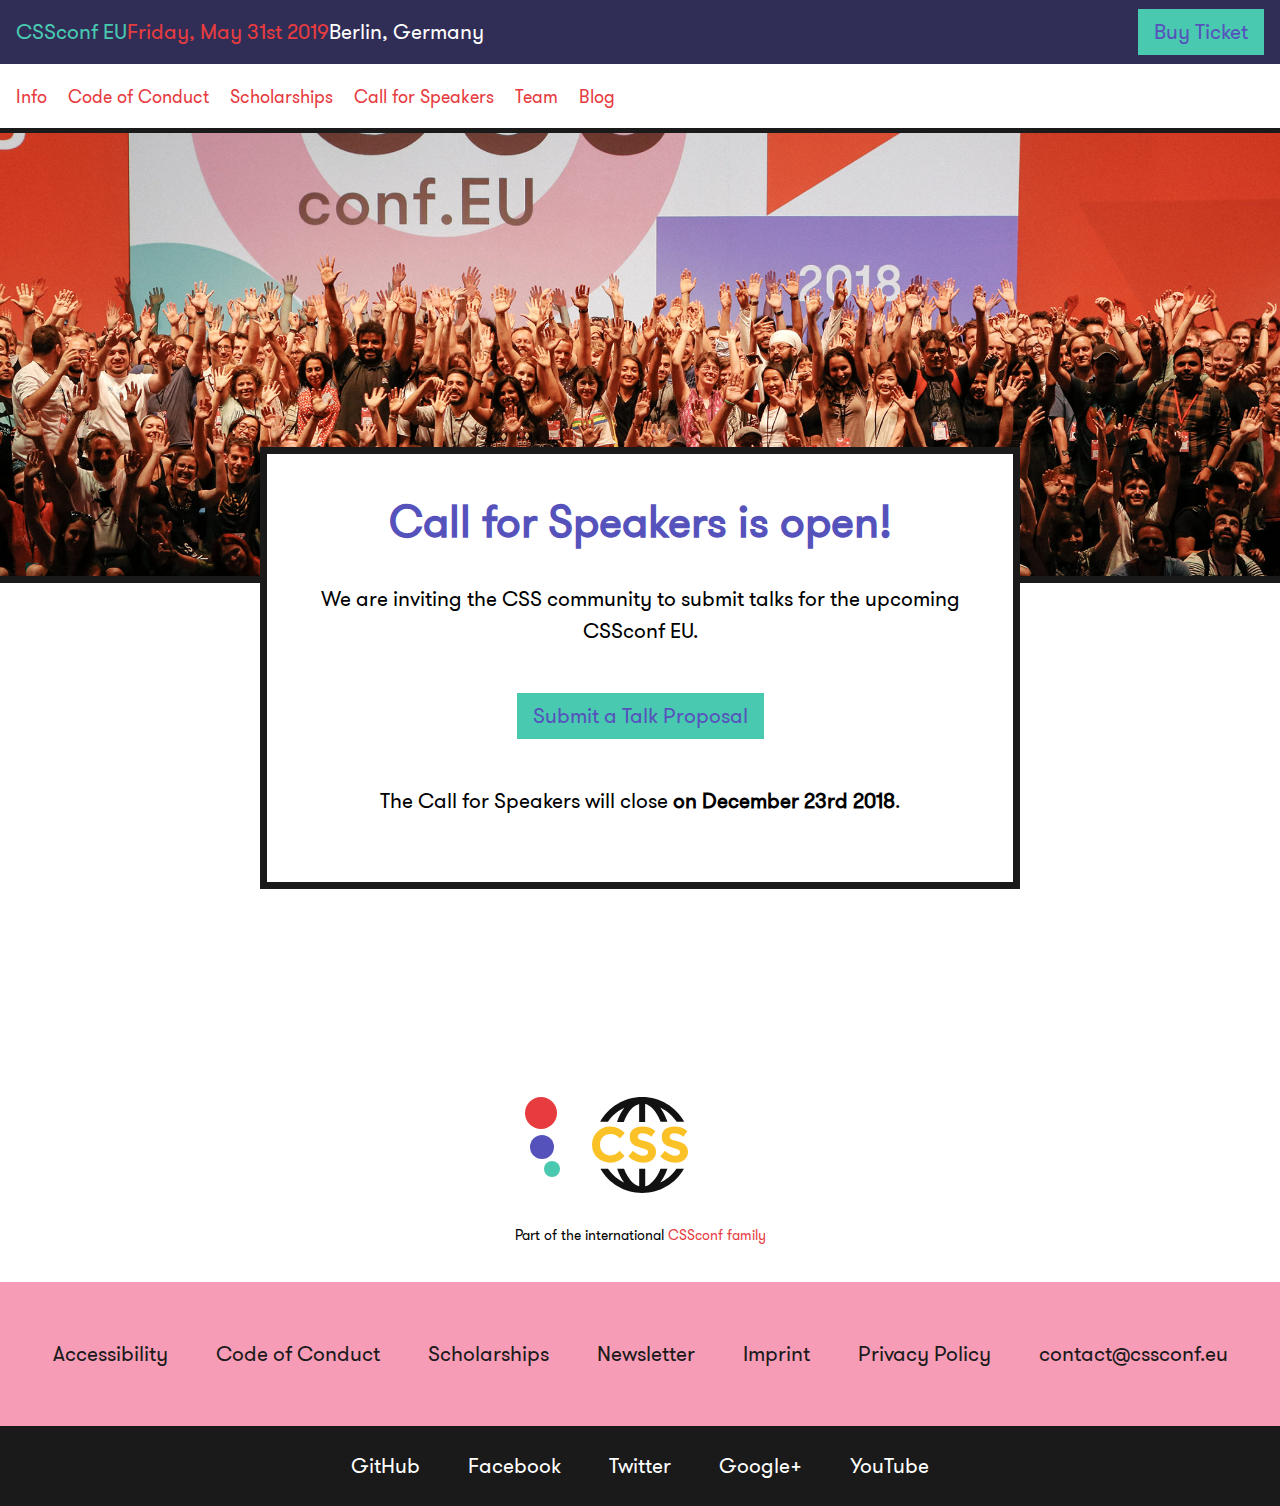
<file: index.html>
<!DOCTYPE html>
<html lang="en">
<head>
  <meta charset="utf-8">
  <meta http-equiv="x-ua-compatible" content="ie=edge">
  <title>CSSconf EU | Friday, May 31 2019 | Berlin, Germany</title>
  <meta name="viewport" content="width=device-width, initial-scale=1">
  <link rel="stylesheet" href="/css/main.css?1542014402782">

  <meta property="og:url" content="https://2019.cssconf.eu"/>
  <meta property="og:type" content="website"/>
  <meta property="og:title"
        content="CSSconf EU | Friday, May 31 2019 | Berlin, Germany"/>

  
    
    
    <meta name="twitter:card" content="summary_large_image">
    <meta name="twitter:site" content="@CSSconfeu">
    <meta name="twitter:creator" content="@CSSconfeu">
    <meta name="twitter:title" content="CSSconf EU | Friday, May 31 2019 | Berlin, Germany">
    <meta property="og:title" content="CSSconf EU | Friday, May 31 2019 | Berlin, Germany">
    
    <meta name="twitter:image" content="https://2019.cssconf.eu/images/open-graph-image.jpg">
    <meta property="og:image" content="https://2019.cssconf.eu/images/open-graph-image.jpg">
  
  <link rel="apple-touch-icon" href="/icons/apple-touch-icon.png" />

<link rel="icon" type="image/png" href="/icons/favicon-16x16.png" sizes="16x16" />
<link rel="icon" type="image/png" href="/icons/favicon-32x32.png" sizes="32x32" />

<link rel="icon" type="image/png" href="/icons/android-chrome-192x192.png" sizes="192x192" />
<link rel="icon" type="image/png" href="/icons/android-chrome-256x256.png" sizes="256x256" />

<meta name="application-name" content="CSSconf EU 2019"/>


  <script src="/js/main.js?1542014402782" defer></script>
</head>
<body class="">



<header class="c-header-global">
  <div class="c-header-global__wrapper">
    <a href="/"
      class="c-header-global__link"
      title="Home">
      <span class="c-header-global__text--name">CSSconf EU</span>
      <span class="c-header-global__hide-on-mobile">
        <span class="c-header-global__text--date">Friday, May 31st 2019</span>
        <span class="c-header-global__text--location">Berlin, Germany</span>
      </span>
    </a>
    <div class="c-header-global__button">
      <a href="https://ti.to/cssconfeu/cssconfeu-2019/"
         class="c-btn">
        Buy Ticket
      </a>
    </div>
  </div>
  <nav class="c-nav-main" id="nav-main">
    <ul class="c-nav-main__list">
      
  <li class="c-nav-main__list-el">
    <a class="c-nav-main__link" href="/info/" >Info</a>
  </li>

      
  <li class="c-nav-main__list-el">
    <a class="c-nav-main__link" href="/code-of-conduct/" >Code of Conduct</a>
  </li>

      
  <li class="c-nav-main__list-el">
    <a class="c-nav-main__link" href="/scholarships/" >Scholarships</a>
  </li>

      
  <li class="c-nav-main__list-el">
    <a class="c-nav-main__link" href="/call-for-speakers/" >Call for Speakers</a>
  </li>

      
  <li class="c-nav-main__list-el">
    <a class="c-nav-main__link" href="/team/" >Team</a>
  </li>

      
  <li class="c-nav-main__list-el">
    <a class="c-nav-main__link" href="https://blog.cssconf.eu" target="_blank">Blog</a>
  </li>

    </ul>
    <button class="c-nav-main__close js-nav-main-toggle">Close</button>
  </nav>
  <button class="c-nav-main-toggle js-nav-main-toggle">Menu</button>
</header>


<div class="l-wrapper">
  

  <section class="c-stage c-stage--picture">
    <div class="l-container">
      <div class="c-stage__content">
        <h2 class="fz--delta">
          Call for Speakers is open!
        </h2>
        <p class="copy">
          We are inviting the CSS community to submit talks for the upcoming CSSconf EU.
        </p>
        
  <p class="btn-block">
    <a href="/call-for-speakers/" class="c-btn" >
      Submit a Talk <span class="c-btn__truncated-text">Proposal</span>
    </a>
  </p>

        <p class="copy">
          The Call for Speakers will close <b>on December 23rd 2018</b>.
        </p>
      </div>
    </div>
  </section>


</div>

<section>
  <div class="l-container">
    <div class="c-globe">
      <div class="c-globe__element-wrapper">
        
    <svg class="svg svg-globe" viewbox="0 0 16 16">
        

        <use xlink:href="#globe"></use>
    </svg>


        <div class="c-globe__orb-1"></div>
        <div class="c-globe__orb-2"></div>
        <div class="c-globe__orb-3"></div>
      </div>
    </div>
    <p class="copy--mini copy--center">Part of the international <a href="http://cssconf.org/">CSSconf family</a></p>
  </div>
</section>

<footer class="c-footer-global">
  <nav class="c-nav-pages">
    <ul class="c-nav-list c-nav-list--footer-global">
      <li>
        <a class="c-nav-list__anchor" href="/accessibility/">Accessibility</a>
      </li>
      <li>
        <a class="c-nav-list__anchor" href="/code-of-conduct/">Code of Conduct</a>
      </li>
      <li>
        <a class="c-nav-list__anchor" href="/scholarships/">Scholarships</a>
      </li>
      <li>
        <a class="c-nav-list__anchor" href="https://jsconf.us11.list-manage.com/subscribe?u=7a8adcde0f3c219f61b12a94c&id=ca2a86b0bd">Newsletter</a>
      </li>
      <li>
        <a class="c-nav-list__anchor" href="/imprint/">Imprint</a>
      </li>
      <li>
        <a class="c-nav-list__anchor" href="/privacy-policy/">Privacy Policy</a>
      </li>
      <li>
        <a class="c-nav-list__anchor"
           href="mailto:contact@cssconf.eu">
          contact@cssconf.eu
        </a>
      </li>
    </ul>
  </nav>
  <nav class="c-nav-social">
    <ul class="c-nav-list c-nav-list--footer-global">
      <li>
        <a class="c-nav-list__anchor c-nav-list__anchor--social"
           target="_blank"
           href="https://github.com/cssconf/2019.cssconf.eu">
          GitHub
        </a>
      </li>
      <li>
        <a class="c-nav-list__anchor c-nav-list__anchor--social"
           target="_blank"
           href="https://www.facebook.com/cssconfeu/">
          Facebook
        </a>
      </li>
      <li>
        <a class="c-nav-list__anchor c-nav-list__anchor--social"
           target="_blank"
           href="https://twitter.com/cssconfeu">
          Twitter
        </a>
      </li>
      <li>
        <a class="c-nav-list__anchor c-nav-list__anchor--social"
           target="_blank"
           href="https://plus.google.com/+CssconfEu/">
          Google+
        </a>
      </li>
      <li>
        <a class="c-nav-list__anchor c-nav-list__anchor--social"
           target="_blank"
           href="https://www.youtube.com/playlist?list=PL37ZVnwpeshF0XmpjKBJ3-0kvr3b5ZpJR">
          YouTube
        </a>
      </li>
    </ul>
  </nav>
</footer>


<div style="height: 0; width: 0; position: absolute; visibility: hidden;">
  <?xml version="1.0" encoding="UTF-8"?><!DOCTYPE svg PUBLIC "-//W3C//DTD SVG 1.1//EN" "http://www.w3.org/Graphics/SVG/1.1/DTD/svg11.dtd"><svg xmlns="http://www.w3.org/2000/svg" xmlns:xlink="http://www.w3.org/1999/xlink"><defs><style>.cls-1{fill:#fdd9e3;}</style></defs><symbol id="close"><g fill="#FFF" fill-rule="evenodd"><path d="M5.15.908L39.093 34.85l-4.243 4.243L.91 5.15z"/><path d="M.908 34.85L34.85.907l4.243 4.243L5.15 39.09z"/></g></symbol><symbol id="cssconfeu-logo" viewBox="0 0 440 274">
    <!-- Generator: Sketch 50.2 (55047) - http://www.bohemiancoding.com/sketch -->
    <title>logo-1</title>
    <desc>Created with Sketch.</desc>
    
    <g id="logo-1" stroke="none" stroke-width="1" fill="none" fill-rule="evenodd">
        <path d="M50.43488,243.12064 L40.38944,243.12064 C39.83648,238.42048 37.07168,235.28704 30.25184,235.28704 C22.5104,235.28704 18.73184,241.64608 18.73184,248.92672 C18.73184,256.29952 22.23392,262.5664 30.89696,262.5664 C36.7952,262.5664 39.19136,259.98592 40.4816,255.6544 L50.52704,255.6544 C49.14464,264.59392 42.60128,271.50592 30.15968,271.50592 C16.15136,271.50592 8.6864,260.63104 8.6864,248.92672 C8.6864,237.31456 16.15136,226.34752 30.06752,226.34752 C44.07584,226.34752 49.78976,234.82624 50.43488,243.12064 Z M81.8307199,271.50592 C68.1910399,271.50592 59.2515199,261.09184 59.2515199,248.92672 C59.2515199,236.7616 68.1910399,226.34752 81.8307199,226.34752 C95.6547199,226.34752 104.59424,236.7616 104.59424,248.92672 C104.59424,261.09184 95.6547199,271.50592 81.8307199,271.50592 Z M81.8307199,262.5664 C89.5721599,262.5664 94.5487999,256.29952 94.5487999,248.92672 C94.5487999,241.55392 89.5721599,235.28704 81.8307199,235.28704 C74.2735999,235.28704 69.2969599,241.55392 69.2969599,248.92672 C69.2969599,256.29952 74.2735999,262.5664 81.8307199,262.5664 Z M116.36,270.4 L116.36,227.45344 L126.40544,227.45344 L126.40544,233.44384 C129.07808,228.83584 134.05472,226.34752 140.41376,226.34752 C146.58848,226.34752 150.92,228.55936 153.31616,232.1536 C155.43584,235.3792 156.08096,238.97344 156.08096,244.87168 L156.08096,270.4 L146.03552,270.4 L146.03552,248.18944 C146.03552,240.81664 143.91584,235.19488 136.72736,235.19488 C129.7232,235.19488 126.40544,240.81664 126.40544,248.18944 L126.40544,270.4 L116.36,270.4 Z M195.49472,206.44096 L195.49472,214.91968 C194.11232,214.55104 192.63776,214.27456 191.07104,214.27456 C187.9376,214.27456 184.2512,214.27456 184.2512,221.00224 L184.2512,227.45344 L195.49472,227.45344 L195.49472,235.84 L184.2512,235.84 L184.2512,270.4 L174.20576,270.4 L174.20576,235.84 L165.45056,235.84 L165.45056,227.45344 L174.20576,227.45344 L174.20576,222.10816 C174.20576,205.70368 184.712,205.33504 189.68864,205.33504 C192.26912,205.33504 194.3888,205.888 195.49472,206.44096 Z M203.758399,263.58016 C203.758399,259.43296 207.076159,256.1152 211.131199,256.1152 C215.278399,256.1152 218.596159,259.43296 218.596159,263.58016 C218.596159,267.6352 215.278399,270.95296 211.131199,270.95296 C207.076159,270.95296 203.758399,267.6352 203.758399,263.58016 Z M269.622079,215.38048 L242.987839,215.38048 L242.987839,233.62816 L269.622079,233.62816 L269.622079,243.12064 L242.987839,243.12064 L242.987839,260.90752 L269.622079,260.90752 L269.622079,270.4 L232.389439,270.4 L232.389439,205.888 L269.622079,205.888 L269.622079,215.38048 Z M283.691839,248.83456 L283.691839,205.888 L294.290239,205.888 L294.290239,248.83456 C294.290239,256.20736 299.266879,262.47424 306.823999,262.47424 C314.565439,262.47424 319.542079,256.20736 319.542079,248.83456 L319.542079,205.888 L330.140479,205.888 L330.140479,248.83456 C330.140479,261.36832 321.016639,271.96672 306.823999,271.96672 C292.907839,271.96672 283.691839,261.36832 283.691839,248.83456 Z" id="conf.EU" fill="#191919"/>
        <path d="M170.0352,118.560002 C168.191991,126.393641 165.043222,133.689568 160.5888,140.448002 C156.134378,147.206435 150.604833,153.119976 144,158.188802 C137.395167,163.257627 129.792043,167.212787 121.1904,170.054402 C112.588757,172.896016 103.372849,174.316802 93.5424,174.316802 C80.332734,174.316802 68.5056522,172.012825 58.0608,167.404802 C47.6159478,162.796778 38.7456365,156.61444 31.4496,148.857602 C24.1535635,141.100763 18.5472196,132.115253 14.6304,121.900802 C10.7135804,111.68635 8.7552,100.896058 8.7552,89.5296015 C8.7552,78.623947 10.6367812,68.1024522 14.4,57.9648015 C18.1632188,47.8271508 23.6159643,38.8416407 30.7584,31.0080015 C37.9008357,23.1743624 46.5023497,16.9152249 56.5632,12.2304015 C66.6240503,7.5455781 78.0287363,5.20320153 90.7776,5.20320153 C102.75846,5.20320153 113.395154,6.85438501 122.688,10.1568015 C131.980846,13.459218 139.929567,17.9135735 146.5344,23.5200015 C153.139233,29.1264296 158.39998,35.7311635 162.3168,43.3344015 C166.23362,50.9376395 168.806394,59.1167577 170.0352,67.8720015 L142.1568,67.8720015 C141.235195,62.3423739 139.430413,57.1968253 136.7424,52.4352015 C134.054387,47.6735777 130.67522,43.5648188 126.6048,40.1088015 C122.53438,36.6527842 117.772827,33.9264115 112.32,31.9296015 C106.867173,29.9327915 100.838433,28.9344015 94.2336,28.9344015 C85.0175539,28.9344015 76.7616365,30.6239846 69.4656,34.0032015 C62.1695635,37.3824184 56.0640246,41.8751735 51.1488,47.4816015 C46.2335754,53.0880296 42.4704131,59.539165 39.8592,66.8352015 C37.2479869,74.131238 35.9424,81.6959624 35.9424,89.5296015 C35.9424,97.824043 37.2863866,105.657565 39.9744,113.030402 C42.6624134,120.403238 46.5791743,126.892773 51.7248,132.499202 C56.8704257,138.10563 63.244762,142.521585 70.848,145.747202 C78.451238,148.972818 87.1679508,150.585602 96.9984,150.585602 C101.606423,150.585602 106.252777,149.77921 110.9376,148.166402 C115.622423,146.553593 119.96158,144.326416 123.9552,141.484802 C127.94882,138.643187 131.443185,135.264021 134.4384,131.347202 C137.433615,127.430382 139.622393,123.168025 141.0048,118.560002 L170.0352,118.560002 Z M218.572801,117.638402 C218.572801,128.236855 221.491171,136.377573 227.328001,142.060802 C233.16483,147.74403 240.691154,150.585602 249.907201,150.585602 C253.593619,150.585602 257.049584,150.009607 260.275201,148.857602 C263.500817,147.705596 266.303989,146.092812 268.684801,144.019202 C271.065612,141.945591 272.947194,139.449616 274.329601,136.531202 C275.712007,133.612787 276.403201,130.31042 276.403201,126.624002 C276.403201,122.476781 275.596809,119.020815 273.984001,116.256002 C272.371192,113.491188 270.297613,111.148811 267.763201,109.228802 C265.228788,107.308792 262.464016,105.696008 259.468801,104.390402 C256.473586,103.084795 253.593614,101.971206 250.828801,101.049602 C243.455964,98.4383885 236.544033,95.788815 230.092801,93.1008015 C223.641568,90.4127881 217.996825,87.1872203 213.158401,83.4240015 C208.319976,79.6607827 204.518414,75.0912284 201.753601,69.7152015 C198.988787,64.3391746 197.606401,57.5808422 197.606401,49.4400015 C197.606401,42.8351685 198.950387,36.8064288 201.638401,31.3536015 C204.326414,25.9007743 207.935978,21.2160211 212.467201,17.2992015 C216.998423,13.3823819 222.29757,10.3872119 228.364801,8.31360153 C234.432031,6.23999116 240.844767,5.20320153 247.603201,5.20320153 C254.822437,5.20320153 261.580769,6.43198924 267.878401,8.88960153 C274.176032,11.3472138 279.628777,14.8031793 284.236801,19.2576015 C288.844824,23.7120238 292.454387,29.0111708 295.065601,35.1552015 C297.676814,41.2992322 298.982401,48.1343639 298.982401,55.6608015 L272.486401,55.6608015 C272.486401,47.6735616 270.336022,41.2224261 266.035201,36.3072015 C261.734379,31.3919769 255.820838,28.9344015 248.294401,28.9344015 C241.689568,28.9344015 236.006424,30.6239846 231.244801,34.0032015 C226.483177,37.3824184 224.102401,42.527967 224.102401,49.4400015 C224.102401,52.6656177 224.755194,55.5455889 226.060801,58.0800015 C227.366407,60.6144142 229.132789,62.8031923 231.360001,64.6464015 C233.587212,66.4896107 236.083187,68.1023946 238.848001,69.4848015 C241.612814,70.8672084 244.531185,72.0959961 247.603201,73.1712015 C253.900832,75.475213 260.313568,77.9327885 266.841601,80.5440015 C273.369633,83.1552146 279.321574,86.3807823 284.697601,90.2208015 C290.073627,94.0608207 294.451184,98.6687746 297.830401,104.044802 C301.209617,109.420828 302.899201,115.948763 302.899201,123.628802 C302.899201,131.923243 301.440015,139.21917 298.521601,145.516802 C295.603186,151.814433 291.609626,157.11358 286.540801,161.414402 C281.471975,165.715223 275.596834,168.940791 268.915201,171.091202 C262.233567,173.241612 255.129638,174.316802 247.603201,174.316802 C240.230364,174.316802 233.203234,173.049614 226.521601,170.515202 C219.839967,167.980789 213.964826,164.294426 208.896001,159.456002 C203.827175,154.617577 199.756816,148.704036 196.684801,141.715202 C193.612785,134.726367 192.076801,126.700847 192.076801,117.638402 L218.572801,117.638402 Z M353.510401,117.638402 C353.510401,128.236855 356.428772,136.377573 362.265601,142.060802 C368.10243,147.74403 375.628755,150.585602 384.844801,150.585602 C388.53122,150.585602 391.987185,150.009607 395.212801,148.857602 C398.438417,147.705596 401.241589,146.092812 403.622401,144.019202 C406.003213,141.945591 407.884794,139.449616 409.267201,136.531202 C410.649608,133.612787 411.340801,130.31042 411.340801,126.624002 C411.340801,122.476781 410.534409,119.020815 408.921601,116.256002 C407.308793,113.491188 405.235214,111.148811 402.700801,109.228802 C400.166388,107.308792 397.401616,105.696008 394.406401,104.390402 C391.411186,103.084795 388.531215,101.971206 385.766401,101.049602 C378.393564,98.4383885 371.481633,95.788815 365.030401,93.1008015 C358.579169,90.4127881 352.934425,87.1872203 348.096001,83.4240015 C343.257577,79.6607827 339.456015,75.0912284 336.691201,69.7152015 C333.926387,64.3391746 332.544001,57.5808422 332.544001,49.4400015 C332.544001,42.8351685 333.887988,36.8064288 336.576001,31.3536015 C339.264015,25.9007743 342.873578,21.2160211 347.404801,17.2992015 C351.936024,13.3823819 357.235171,10.3872119 363.302401,8.31360153 C369.369631,6.23999116 375.782367,5.20320153 382.540801,5.20320153 C389.760037,5.20320153 396.51837,6.43198924 402.816001,8.88960153 C409.113633,11.3472138 414.566378,14.8031793 419.174401,19.2576015 C423.782424,23.7120238 427.391988,29.0111708 430.003201,35.1552015 C432.614414,41.2992322 433.920001,48.1343639 433.920001,55.6608015 L407.424001,55.6608015 C407.424001,47.6735616 405.273623,41.2224261 400.972801,36.3072015 C396.67198,31.3919769 390.758439,28.9344015 383.232001,28.9344015 C376.627168,28.9344015 370.944025,30.6239846 366.182401,34.0032015 C361.420777,37.3824184 359.040001,42.527967 359.040001,49.4400015 C359.040001,52.6656177 359.692795,55.5455889 360.998401,58.0800015 C362.304008,60.6144142 364.07039,62.8031923 366.297601,64.6464015 C368.524812,66.4896107 371.020787,68.1023946 373.785601,69.4848015 C376.550415,70.8672084 379.468786,72.0959961 382.540801,73.1712015 C388.838433,75.475213 395.251168,77.9327885 401.779201,80.5440015 C408.307234,83.1552146 414.259174,86.3807823 419.635201,90.2208015 C425.011228,94.0608207 429.388784,98.6687746 432.768001,104.044802 C436.147218,109.420828 437.836801,115.948763 437.836801,123.628802 C437.836801,131.923243 436.377616,139.21917 433.459201,145.516802 C430.540786,151.814433 426.547226,157.11358 421.478401,161.414402 C416.409576,165.715223 410.534434,168.940791 403.852801,171.091202 C397.171168,173.241612 390.067239,174.316802 382.540801,174.316802 C375.167964,174.316802 368.140834,173.049614 361.459201,170.515202 C354.777568,167.980789 348.902426,164.294426 343.833601,159.456002 C338.764776,154.617577 334.694416,148.704036 331.622401,141.715202 C328.550386,134.726367 327.014401,126.700847 327.014401,117.638402 L353.510401,117.638402 Z" id="CSS" fill="#191919"/>
    </g>
</symbol><symbol id="globe" viewBox="0 0 143.8 143.7">
<g>
  <path fill="#FBC227" d="M27.2,87.4c5.7,0,10.4-2.3,14.1-6.8l7.5,7.7c-6,6.7-13,10-21,10c-8.1,0-14.7-2.5-20-7.6C2.6,85.6,0,79.2,0,71.4
  s2.7-14.3,8-19.5s11.8-7.8,19.5-7.8c8.6,0,15.8,3.3,21.6,9.8l-7.3,8.2c-3.7-4.6-8.3-6.9-13.8-6.9c-4.4,0-8.2,1.4-11.3,4.3
  S12,66.3,12,71.1s1.5,8.8,4.4,11.7C19.5,86,23,87.4,27.2,87.4L27.2,87.4z"/>
  <path fill="#FBC227" d="M70.3,55.8c-1.1,0.9-1.7,2.2-1.7,3.7s0.7,2.7,2.1,3.6c1.4,0.9,4.5,2,9.5,3.2s8.8,3.1,11.6,5.5c2.7,2.5,4.1,6,4.1,10.7
  s-1.8,8.5-5.3,11.4s-8.2,4.4-13.9,4.4c-8.3,0-15.8-3.1-22.4-9.2l7-8.5c5.6,5,10.9,7.4,15.7,7.4c2.1,0,3.8-0.5,5.1-1.4
  c1.2-0.9,1.8-2.2,1.8-3.8s-0.7-2.8-2-3.8c-1.3-0.9-3.9-1.9-7.7-2.8c-6.1-1.4-10.6-3.3-13.4-5.7c-2.8-2.3-4.2-6-4.2-11
  S58.4,50.7,62,48c3.6-2.7,8-4,13.4-4c3.5,0,7,0.6,10.5,1.8c3.5,1.2,6.5,2.9,9.1,5.1l-5.9,8.5c-4.5-3.5-9.3-5.2-14.1-5.2
  C73,54.4,71.4,54.9,70.3,55.8z M118.2,55.8c-1.1,0.9-1.7,2.2-1.7,3.7s0.7,2.7,2.1,3.6c1.4,0.9,4.5,2,9.5,3.2s8.8,3.1,11.6,5.5
  c2.7,2.5,4.1,6,4.1,10.7s-1.8,8.5-5.3,11.4s-8.2,4.4-13.9,4.4c-8.3,0-15.8-3.1-22.4-9.2l7-8.5c5.6,5,10.9,7.4,15.7,7.4
  c2.1,0,3.8-0.5,5.1-1.4c1.2-0.9,1.8-2.2,1.8-3.8s-0.7-2.8-2-3.8c-1.3-0.9-3.9-1.9-7.7-2.8c-6.1-1.4-10.6-3.3-13.4-5.7
  c-2.8-2.3-4.2-6-4.2-11s1.8-8.8,5.4-11.5c3.6-2.7,8-4,13.4-4c3.5,0,7,0.6,10.5,1.8c3.5,1.2,6.5,2.9,9.1,5.1l-5.9,8.5
  c-4.5-3.5-9.3-5.2-14.1-5.2C120.8,54.4,119.3,54.9,118.2,55.8L118.2,55.8z"/>
</g>
<g>
  <path fill="hsl(0, 0%, 7%)" d="M23.5,37.3c2.2-3,4.7-6.5,7.6-9.3c5.1-5,10.8-9.1,17.2-12.1c-4.4,5.9-8.1,13.4-10.9,21.4h10.2c1.5-4,3.3-7.8,5.3-11.1
  c3.2-5.4,7.1-9.8,11.1-12.6c2.1-1.5,4.6-2.6,6.6-3.3v27h9v-27c3,0.6,4.6,1.7,6.7,3.2c4,2.8,7.9,7.2,11.1,12.6
  c2,3.3,3.9,7.1,5.4,11.1H113c-2.8-8-6.4-15.6-10.9-21.5c6.4,3.1,12.2,7.2,17.2,12.2c2.8,2.8,5.4,6.2,7.6,9.2h11.3
  C125.9,15.1,102.3,0,75.2,0s-50.7,15.1-63,37.1h11.3V37.3z"/>
  <path fill="hsl(0, 0%, 7%)" d="M126.5,107.3c-2.1,3-4.4,6-7.1,8.7c-5.1,5-10.8,9-17.2,12.1c4.3-5.7,7.9-12.7,10.6-20.7h-10.2c-1.4,4-3.1,7.4-5,10.5
  c-3.2,5.4-7.3,9.8-11.2,12.6c-2.1,1.5-3.7,2.7-6.7,3.3v-26.5h-9v26.5c-2-0.6-4.5-1.7-6.6-3.2c-4-2.8-7.9-7.4-11.1-12.8
  c-1.9-3.1-3.6-6.5-5-10.5H37.7c2.7,8,6.3,15.2,10.6,20.9c-6.4-3.1-12.2-7.3-17.2-12.3c-2.6-2.6-5-5.5-7.1-8.5H12.7
  c12.4,22,35.8,36.3,62.5,36.3s50.1-14.3,62.5-36.3h-11.2V107.3z"/>
</g>
</symbol><symbol id="hamburger"><path d="M0 12h48v6H0zm0 12h48v6H0zM0 0h48v6H0z" fill="#FFF" fill-rule="evenodd"/></symbol><symbol id="index-arrow" viewBox="0 0 1430 321"><title>arrow</title><polygon class="cls-1" points="1430 160.5 1192 0 1192 100 0 100 0 221 1192 221 1192 321 1430 160.5"/></symbol></svg>
</div>

</body>
</html>
</file>
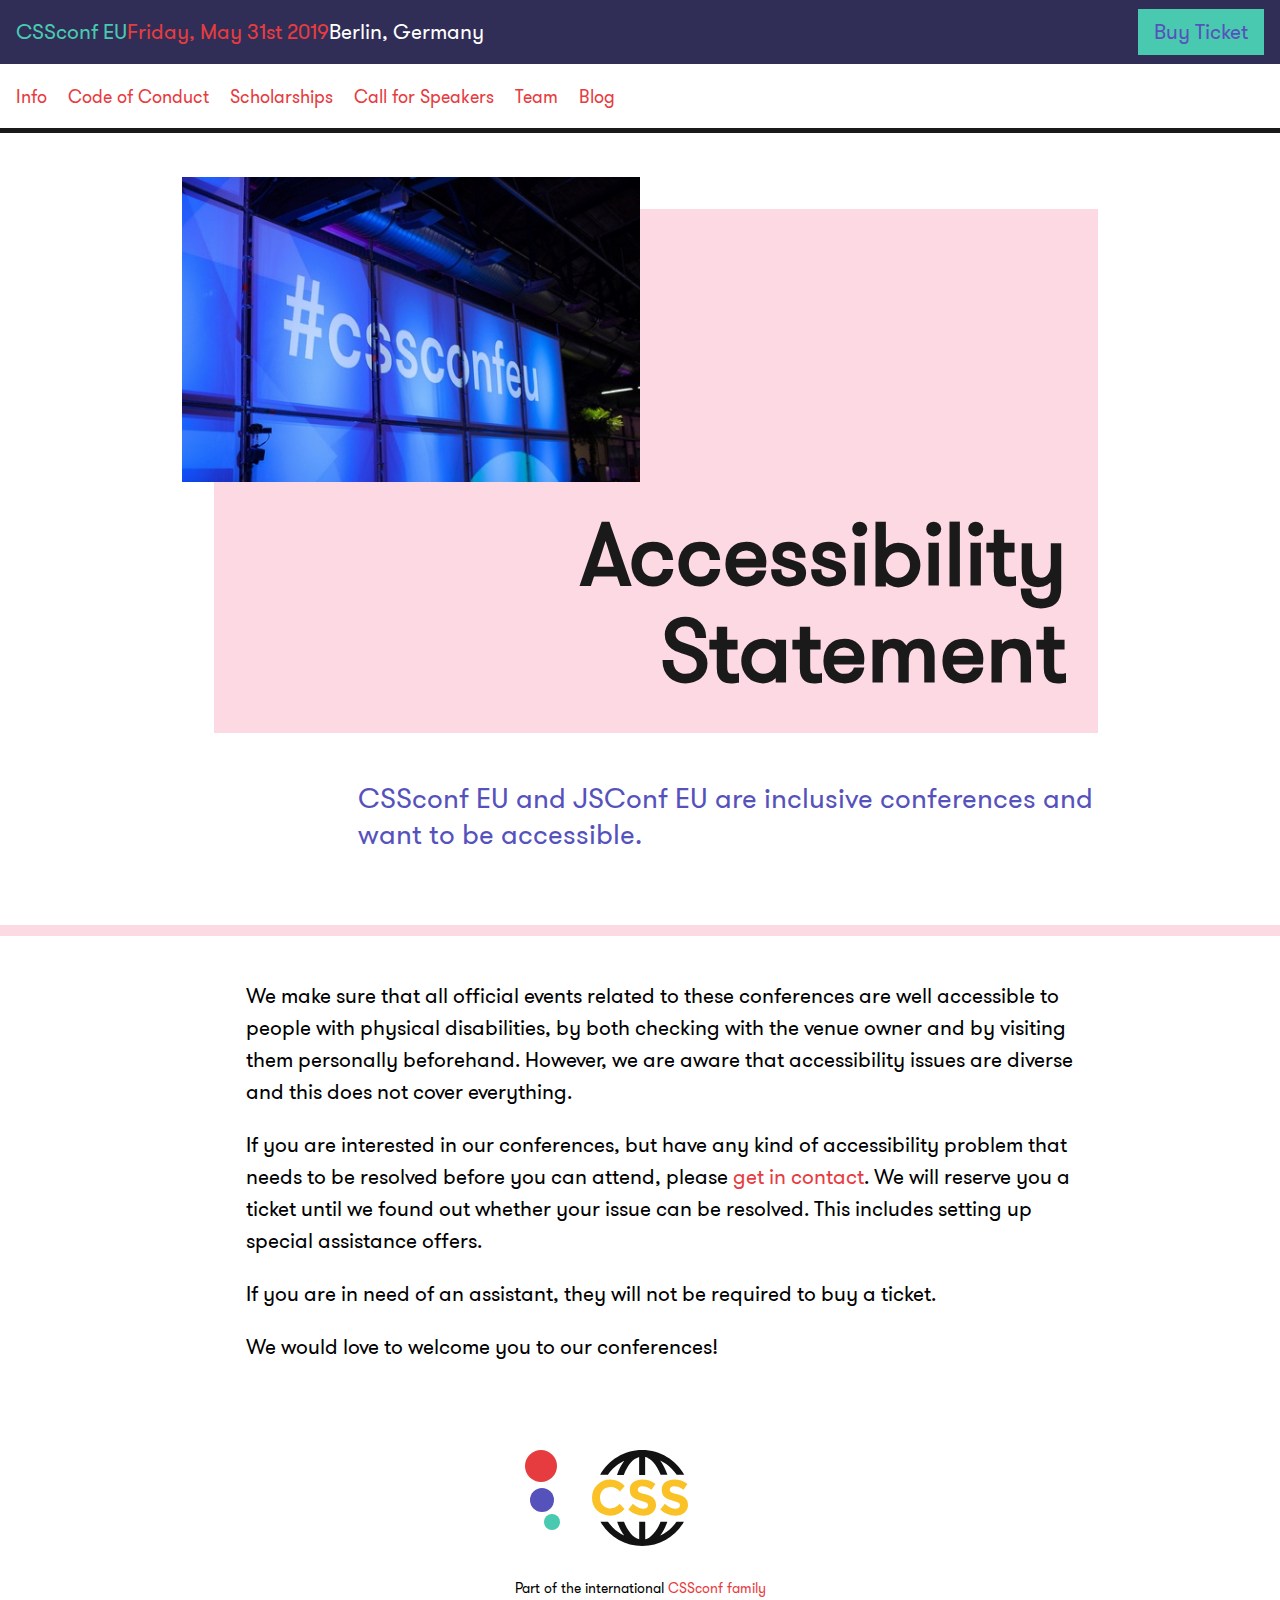
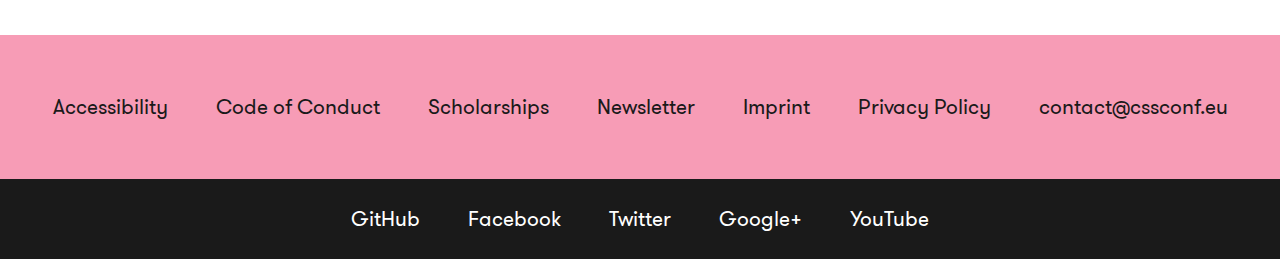
<file: accessibility/index.html>
<!DOCTYPE html>
<html lang="en">
<head>
  <meta charset="utf-8">
  <meta http-equiv="x-ua-compatible" content="ie=edge">
  <title>Accessibility Statement</title>
  <meta name="viewport" content="width=device-width, initial-scale=1">
  <link rel="stylesheet" href="/css/main.css?1542014402782">

  <meta property="og:url" content="https://2019.cssconf.eu"/>
  <meta property="og:type" content="website"/>
  <meta property="og:title"
        content="Accessibility Statement"/>

  
    
    
    <meta name="twitter:card" content="summary_large_image">
    <meta name="twitter:site" content="@CSSconfeu">
    <meta name="twitter:creator" content="@CSSconfeu">
    <meta name="twitter:title" content="Accessibility Statement">
    <meta property="og:title" content="Accessibility Statement">
    
    <meta name="twitter:image" content="https://2019.cssconf.eu/images/open-graph-image.jpg">
    <meta property="og:image" content="https://2019.cssconf.eu/images/open-graph-image.jpg">
  
  <link rel="apple-touch-icon" href="/icons/apple-touch-icon.png" />

<link rel="icon" type="image/png" href="/icons/favicon-16x16.png" sizes="16x16" />
<link rel="icon" type="image/png" href="/icons/favicon-32x32.png" sizes="32x32" />

<link rel="icon" type="image/png" href="/icons/android-chrome-192x192.png" sizes="192x192" />
<link rel="icon" type="image/png" href="/icons/android-chrome-256x256.png" sizes="256x256" />

<meta name="application-name" content="CSSconf EU 2019"/>


  <script src="/js/main.js?1542014402782" defer></script>
</head>
<body class="">



<header class="c-header-global">
  <div class="c-header-global__wrapper">
    <a href="/"
      class="c-header-global__link"
      title="Home">
      <span class="c-header-global__text--name">CSSconf EU</span>
      <span class="c-header-global__hide-on-mobile">
        <span class="c-header-global__text--date">Friday, May 31st 2019</span>
        <span class="c-header-global__text--location">Berlin, Germany</span>
      </span>
    </a>
    <div class="c-header-global__button">
      <a href="https://ti.to/cssconfeu/cssconfeu-2019/"
         class="c-btn">
        Buy Ticket
      </a>
    </div>
  </div>
  <nav class="c-nav-main" id="nav-main">
    <ul class="c-nav-main__list">
      
  <li class="c-nav-main__list-el">
    <a class="c-nav-main__link" href="/info/" >Info</a>
  </li>

      
  <li class="c-nav-main__list-el">
    <a class="c-nav-main__link" href="/code-of-conduct/" >Code of Conduct</a>
  </li>

      
  <li class="c-nav-main__list-el">
    <a class="c-nav-main__link" href="/scholarships/" >Scholarships</a>
  </li>

      
  <li class="c-nav-main__list-el">
    <a class="c-nav-main__link" href="/call-for-speakers/" >Call for Speakers</a>
  </li>

      
  <li class="c-nav-main__list-el">
    <a class="c-nav-main__link" href="/team/" >Team</a>
  </li>

      
  <li class="c-nav-main__list-el">
    <a class="c-nav-main__link" href="https://blog.cssconf.eu" target="_blank">Blog</a>
  </li>

    </ul>
    <button class="c-nav-main__close js-nav-main-toggle">Close</button>
  </nav>
  <button class="c-nav-main-toggle js-nav-main-toggle">Menu</button>
</header>


<div class="l-wrapper">
  
  

  
  <section class="c-intro c-intro--with-image">
    <div class="l-container">
      <div class="c-intro__wrapper">
        
          <img src="/images/intros/accessibility.jpg"
              class="c-intro__image">
        
        <h1 class="c-intro__title">Accessibility Statement</h1>
      </div>
      <p class="c-intro__text copy--max">
        CSSconf EU and JSConf EU are inclusive conferences and want to be accessible.

      </p>
    </div>
  </section>


  <div class="l-container">
    <main>
      <div class="c-markdown c-markdown--indented-paragraphs">
        <p>We make sure that all official events related to these conferences are well accessible to people with physical disabilities, by both checking with the venue owner and by visiting them personally beforehand. However, we are aware that accessibility issues are diverse and this does not cover everything.</p>
<p>If you are interested in our conferences, but have any kind of accessibility problem that needs to be resolved before you can attend, please <a href="mailto:contact@cssconf.eu">get in contact</a>. We will reserve you a ticket until we found out whether your issue can be resolved. This includes setting up special assistance offers.</p>
<p>If you are in need of an assistant, they will not be required to buy a ticket.</p>
<p>We would love to welcome you to our conferences!</p>

      </div>
    </main>
  </div>

</div>

<section>
  <div class="l-container">
    <div class="c-globe">
      <div class="c-globe__element-wrapper">
        
    <svg class="svg svg-globe" viewbox="0 0 16 16">
        

        <use xlink:href="#globe"></use>
    </svg>


        <div class="c-globe__orb-1"></div>
        <div class="c-globe__orb-2"></div>
        <div class="c-globe__orb-3"></div>
      </div>
    </div>
    <p class="copy--mini copy--center">Part of the international <a href="http://cssconf.org/">CSSconf family</a></p>
  </div>
</section>

<footer class="c-footer-global">
  <nav class="c-nav-pages">
    <ul class="c-nav-list c-nav-list--footer-global">
      <li>
        <a class="c-nav-list__anchor" href="/accessibility/">Accessibility</a>
      </li>
      <li>
        <a class="c-nav-list__anchor" href="/code-of-conduct/">Code of Conduct</a>
      </li>
      <li>
        <a class="c-nav-list__anchor" href="/scholarships/">Scholarships</a>
      </li>
      <li>
        <a class="c-nav-list__anchor" href="https://jsconf.us11.list-manage.com/subscribe?u=7a8adcde0f3c219f61b12a94c&id=ca2a86b0bd">Newsletter</a>
      </li>
      <li>
        <a class="c-nav-list__anchor" href="/imprint/">Imprint</a>
      </li>
      <li>
        <a class="c-nav-list__anchor" href="/privacy-policy/">Privacy Policy</a>
      </li>
      <li>
        <a class="c-nav-list__anchor"
           href="mailto:contact@cssconf.eu">
          contact@cssconf.eu
        </a>
      </li>
    </ul>
  </nav>
  <nav class="c-nav-social">
    <ul class="c-nav-list c-nav-list--footer-global">
      <li>
        <a class="c-nav-list__anchor c-nav-list__anchor--social"
           target="_blank"
           href="https://github.com/cssconf/2019.cssconf.eu">
          GitHub
        </a>
      </li>
      <li>
        <a class="c-nav-list__anchor c-nav-list__anchor--social"
           target="_blank"
           href="https://www.facebook.com/cssconfeu/">
          Facebook
        </a>
      </li>
      <li>
        <a class="c-nav-list__anchor c-nav-list__anchor--social"
           target="_blank"
           href="https://twitter.com/cssconfeu">
          Twitter
        </a>
      </li>
      <li>
        <a class="c-nav-list__anchor c-nav-list__anchor--social"
           target="_blank"
           href="https://plus.google.com/+CssconfEu/">
          Google+
        </a>
      </li>
      <li>
        <a class="c-nav-list__anchor c-nav-list__anchor--social"
           target="_blank"
           href="https://www.youtube.com/playlist?list=PL37ZVnwpeshF0XmpjKBJ3-0kvr3b5ZpJR">
          YouTube
        </a>
      </li>
    </ul>
  </nav>
</footer>


<div style="height: 0; width: 0; position: absolute; visibility: hidden;">
  <?xml version="1.0" encoding="UTF-8"?><!DOCTYPE svg PUBLIC "-//W3C//DTD SVG 1.1//EN" "http://www.w3.org/Graphics/SVG/1.1/DTD/svg11.dtd"><svg xmlns="http://www.w3.org/2000/svg" xmlns:xlink="http://www.w3.org/1999/xlink"><defs><style>.cls-1{fill:#fdd9e3;}</style></defs><symbol id="close"><g fill="#FFF" fill-rule="evenodd"><path d="M5.15.908L39.093 34.85l-4.243 4.243L.91 5.15z"/><path d="M.908 34.85L34.85.907l4.243 4.243L5.15 39.09z"/></g></symbol><symbol id="cssconfeu-logo" viewBox="0 0 440 274">
    <!-- Generator: Sketch 50.2 (55047) - http://www.bohemiancoding.com/sketch -->
    <title>logo-1</title>
    <desc>Created with Sketch.</desc>
    
    <g id="logo-1" stroke="none" stroke-width="1" fill="none" fill-rule="evenodd">
        <path d="M50.43488,243.12064 L40.38944,243.12064 C39.83648,238.42048 37.07168,235.28704 30.25184,235.28704 C22.5104,235.28704 18.73184,241.64608 18.73184,248.92672 C18.73184,256.29952 22.23392,262.5664 30.89696,262.5664 C36.7952,262.5664 39.19136,259.98592 40.4816,255.6544 L50.52704,255.6544 C49.14464,264.59392 42.60128,271.50592 30.15968,271.50592 C16.15136,271.50592 8.6864,260.63104 8.6864,248.92672 C8.6864,237.31456 16.15136,226.34752 30.06752,226.34752 C44.07584,226.34752 49.78976,234.82624 50.43488,243.12064 Z M81.8307199,271.50592 C68.1910399,271.50592 59.2515199,261.09184 59.2515199,248.92672 C59.2515199,236.7616 68.1910399,226.34752 81.8307199,226.34752 C95.6547199,226.34752 104.59424,236.7616 104.59424,248.92672 C104.59424,261.09184 95.6547199,271.50592 81.8307199,271.50592 Z M81.8307199,262.5664 C89.5721599,262.5664 94.5487999,256.29952 94.5487999,248.92672 C94.5487999,241.55392 89.5721599,235.28704 81.8307199,235.28704 C74.2735999,235.28704 69.2969599,241.55392 69.2969599,248.92672 C69.2969599,256.29952 74.2735999,262.5664 81.8307199,262.5664 Z M116.36,270.4 L116.36,227.45344 L126.40544,227.45344 L126.40544,233.44384 C129.07808,228.83584 134.05472,226.34752 140.41376,226.34752 C146.58848,226.34752 150.92,228.55936 153.31616,232.1536 C155.43584,235.3792 156.08096,238.97344 156.08096,244.87168 L156.08096,270.4 L146.03552,270.4 L146.03552,248.18944 C146.03552,240.81664 143.91584,235.19488 136.72736,235.19488 C129.7232,235.19488 126.40544,240.81664 126.40544,248.18944 L126.40544,270.4 L116.36,270.4 Z M195.49472,206.44096 L195.49472,214.91968 C194.11232,214.55104 192.63776,214.27456 191.07104,214.27456 C187.9376,214.27456 184.2512,214.27456 184.2512,221.00224 L184.2512,227.45344 L195.49472,227.45344 L195.49472,235.84 L184.2512,235.84 L184.2512,270.4 L174.20576,270.4 L174.20576,235.84 L165.45056,235.84 L165.45056,227.45344 L174.20576,227.45344 L174.20576,222.10816 C174.20576,205.70368 184.712,205.33504 189.68864,205.33504 C192.26912,205.33504 194.3888,205.888 195.49472,206.44096 Z M203.758399,263.58016 C203.758399,259.43296 207.076159,256.1152 211.131199,256.1152 C215.278399,256.1152 218.596159,259.43296 218.596159,263.58016 C218.596159,267.6352 215.278399,270.95296 211.131199,270.95296 C207.076159,270.95296 203.758399,267.6352 203.758399,263.58016 Z M269.622079,215.38048 L242.987839,215.38048 L242.987839,233.62816 L269.622079,233.62816 L269.622079,243.12064 L242.987839,243.12064 L242.987839,260.90752 L269.622079,260.90752 L269.622079,270.4 L232.389439,270.4 L232.389439,205.888 L269.622079,205.888 L269.622079,215.38048 Z M283.691839,248.83456 L283.691839,205.888 L294.290239,205.888 L294.290239,248.83456 C294.290239,256.20736 299.266879,262.47424 306.823999,262.47424 C314.565439,262.47424 319.542079,256.20736 319.542079,248.83456 L319.542079,205.888 L330.140479,205.888 L330.140479,248.83456 C330.140479,261.36832 321.016639,271.96672 306.823999,271.96672 C292.907839,271.96672 283.691839,261.36832 283.691839,248.83456 Z" id="conf.EU" fill="#191919"/>
        <path d="M170.0352,118.560002 C168.191991,126.393641 165.043222,133.689568 160.5888,140.448002 C156.134378,147.206435 150.604833,153.119976 144,158.188802 C137.395167,163.257627 129.792043,167.212787 121.1904,170.054402 C112.588757,172.896016 103.372849,174.316802 93.5424,174.316802 C80.332734,174.316802 68.5056522,172.012825 58.0608,167.404802 C47.6159478,162.796778 38.7456365,156.61444 31.4496,148.857602 C24.1535635,141.100763 18.5472196,132.115253 14.6304,121.900802 C10.7135804,111.68635 8.7552,100.896058 8.7552,89.5296015 C8.7552,78.623947 10.6367812,68.1024522 14.4,57.9648015 C18.1632188,47.8271508 23.6159643,38.8416407 30.7584,31.0080015 C37.9008357,23.1743624 46.5023497,16.9152249 56.5632,12.2304015 C66.6240503,7.5455781 78.0287363,5.20320153 90.7776,5.20320153 C102.75846,5.20320153 113.395154,6.85438501 122.688,10.1568015 C131.980846,13.459218 139.929567,17.9135735 146.5344,23.5200015 C153.139233,29.1264296 158.39998,35.7311635 162.3168,43.3344015 C166.23362,50.9376395 168.806394,59.1167577 170.0352,67.8720015 L142.1568,67.8720015 C141.235195,62.3423739 139.430413,57.1968253 136.7424,52.4352015 C134.054387,47.6735777 130.67522,43.5648188 126.6048,40.1088015 C122.53438,36.6527842 117.772827,33.9264115 112.32,31.9296015 C106.867173,29.9327915 100.838433,28.9344015 94.2336,28.9344015 C85.0175539,28.9344015 76.7616365,30.6239846 69.4656,34.0032015 C62.1695635,37.3824184 56.0640246,41.8751735 51.1488,47.4816015 C46.2335754,53.0880296 42.4704131,59.539165 39.8592,66.8352015 C37.2479869,74.131238 35.9424,81.6959624 35.9424,89.5296015 C35.9424,97.824043 37.2863866,105.657565 39.9744,113.030402 C42.6624134,120.403238 46.5791743,126.892773 51.7248,132.499202 C56.8704257,138.10563 63.244762,142.521585 70.848,145.747202 C78.451238,148.972818 87.1679508,150.585602 96.9984,150.585602 C101.606423,150.585602 106.252777,149.77921 110.9376,148.166402 C115.622423,146.553593 119.96158,144.326416 123.9552,141.484802 C127.94882,138.643187 131.443185,135.264021 134.4384,131.347202 C137.433615,127.430382 139.622393,123.168025 141.0048,118.560002 L170.0352,118.560002 Z M218.572801,117.638402 C218.572801,128.236855 221.491171,136.377573 227.328001,142.060802 C233.16483,147.74403 240.691154,150.585602 249.907201,150.585602 C253.593619,150.585602 257.049584,150.009607 260.275201,148.857602 C263.500817,147.705596 266.303989,146.092812 268.684801,144.019202 C271.065612,141.945591 272.947194,139.449616 274.329601,136.531202 C275.712007,133.612787 276.403201,130.31042 276.403201,126.624002 C276.403201,122.476781 275.596809,119.020815 273.984001,116.256002 C272.371192,113.491188 270.297613,111.148811 267.763201,109.228802 C265.228788,107.308792 262.464016,105.696008 259.468801,104.390402 C256.473586,103.084795 253.593614,101.971206 250.828801,101.049602 C243.455964,98.4383885 236.544033,95.788815 230.092801,93.1008015 C223.641568,90.4127881 217.996825,87.1872203 213.158401,83.4240015 C208.319976,79.6607827 204.518414,75.0912284 201.753601,69.7152015 C198.988787,64.3391746 197.606401,57.5808422 197.606401,49.4400015 C197.606401,42.8351685 198.950387,36.8064288 201.638401,31.3536015 C204.326414,25.9007743 207.935978,21.2160211 212.467201,17.2992015 C216.998423,13.3823819 222.29757,10.3872119 228.364801,8.31360153 C234.432031,6.23999116 240.844767,5.20320153 247.603201,5.20320153 C254.822437,5.20320153 261.580769,6.43198924 267.878401,8.88960153 C274.176032,11.3472138 279.628777,14.8031793 284.236801,19.2576015 C288.844824,23.7120238 292.454387,29.0111708 295.065601,35.1552015 C297.676814,41.2992322 298.982401,48.1343639 298.982401,55.6608015 L272.486401,55.6608015 C272.486401,47.6735616 270.336022,41.2224261 266.035201,36.3072015 C261.734379,31.3919769 255.820838,28.9344015 248.294401,28.9344015 C241.689568,28.9344015 236.006424,30.6239846 231.244801,34.0032015 C226.483177,37.3824184 224.102401,42.527967 224.102401,49.4400015 C224.102401,52.6656177 224.755194,55.5455889 226.060801,58.0800015 C227.366407,60.6144142 229.132789,62.8031923 231.360001,64.6464015 C233.587212,66.4896107 236.083187,68.1023946 238.848001,69.4848015 C241.612814,70.8672084 244.531185,72.0959961 247.603201,73.1712015 C253.900832,75.475213 260.313568,77.9327885 266.841601,80.5440015 C273.369633,83.1552146 279.321574,86.3807823 284.697601,90.2208015 C290.073627,94.0608207 294.451184,98.6687746 297.830401,104.044802 C301.209617,109.420828 302.899201,115.948763 302.899201,123.628802 C302.899201,131.923243 301.440015,139.21917 298.521601,145.516802 C295.603186,151.814433 291.609626,157.11358 286.540801,161.414402 C281.471975,165.715223 275.596834,168.940791 268.915201,171.091202 C262.233567,173.241612 255.129638,174.316802 247.603201,174.316802 C240.230364,174.316802 233.203234,173.049614 226.521601,170.515202 C219.839967,167.980789 213.964826,164.294426 208.896001,159.456002 C203.827175,154.617577 199.756816,148.704036 196.684801,141.715202 C193.612785,134.726367 192.076801,126.700847 192.076801,117.638402 L218.572801,117.638402 Z M353.510401,117.638402 C353.510401,128.236855 356.428772,136.377573 362.265601,142.060802 C368.10243,147.74403 375.628755,150.585602 384.844801,150.585602 C388.53122,150.585602 391.987185,150.009607 395.212801,148.857602 C398.438417,147.705596 401.241589,146.092812 403.622401,144.019202 C406.003213,141.945591 407.884794,139.449616 409.267201,136.531202 C410.649608,133.612787 411.340801,130.31042 411.340801,126.624002 C411.340801,122.476781 410.534409,119.020815 408.921601,116.256002 C407.308793,113.491188 405.235214,111.148811 402.700801,109.228802 C400.166388,107.308792 397.401616,105.696008 394.406401,104.390402 C391.411186,103.084795 388.531215,101.971206 385.766401,101.049602 C378.393564,98.4383885 371.481633,95.788815 365.030401,93.1008015 C358.579169,90.4127881 352.934425,87.1872203 348.096001,83.4240015 C343.257577,79.6607827 339.456015,75.0912284 336.691201,69.7152015 C333.926387,64.3391746 332.544001,57.5808422 332.544001,49.4400015 C332.544001,42.8351685 333.887988,36.8064288 336.576001,31.3536015 C339.264015,25.9007743 342.873578,21.2160211 347.404801,17.2992015 C351.936024,13.3823819 357.235171,10.3872119 363.302401,8.31360153 C369.369631,6.23999116 375.782367,5.20320153 382.540801,5.20320153 C389.760037,5.20320153 396.51837,6.43198924 402.816001,8.88960153 C409.113633,11.3472138 414.566378,14.8031793 419.174401,19.2576015 C423.782424,23.7120238 427.391988,29.0111708 430.003201,35.1552015 C432.614414,41.2992322 433.920001,48.1343639 433.920001,55.6608015 L407.424001,55.6608015 C407.424001,47.6735616 405.273623,41.2224261 400.972801,36.3072015 C396.67198,31.3919769 390.758439,28.9344015 383.232001,28.9344015 C376.627168,28.9344015 370.944025,30.6239846 366.182401,34.0032015 C361.420777,37.3824184 359.040001,42.527967 359.040001,49.4400015 C359.040001,52.6656177 359.692795,55.5455889 360.998401,58.0800015 C362.304008,60.6144142 364.07039,62.8031923 366.297601,64.6464015 C368.524812,66.4896107 371.020787,68.1023946 373.785601,69.4848015 C376.550415,70.8672084 379.468786,72.0959961 382.540801,73.1712015 C388.838433,75.475213 395.251168,77.9327885 401.779201,80.5440015 C408.307234,83.1552146 414.259174,86.3807823 419.635201,90.2208015 C425.011228,94.0608207 429.388784,98.6687746 432.768001,104.044802 C436.147218,109.420828 437.836801,115.948763 437.836801,123.628802 C437.836801,131.923243 436.377616,139.21917 433.459201,145.516802 C430.540786,151.814433 426.547226,157.11358 421.478401,161.414402 C416.409576,165.715223 410.534434,168.940791 403.852801,171.091202 C397.171168,173.241612 390.067239,174.316802 382.540801,174.316802 C375.167964,174.316802 368.140834,173.049614 361.459201,170.515202 C354.777568,167.980789 348.902426,164.294426 343.833601,159.456002 C338.764776,154.617577 334.694416,148.704036 331.622401,141.715202 C328.550386,134.726367 327.014401,126.700847 327.014401,117.638402 L353.510401,117.638402 Z" id="CSS" fill="#191919"/>
    </g>
</symbol><symbol id="globe" viewBox="0 0 143.8 143.7">
<g>
  <path fill="#FBC227" d="M27.2,87.4c5.7,0,10.4-2.3,14.1-6.8l7.5,7.7c-6,6.7-13,10-21,10c-8.1,0-14.7-2.5-20-7.6C2.6,85.6,0,79.2,0,71.4
  s2.7-14.3,8-19.5s11.8-7.8,19.5-7.8c8.6,0,15.8,3.3,21.6,9.8l-7.3,8.2c-3.7-4.6-8.3-6.9-13.8-6.9c-4.4,0-8.2,1.4-11.3,4.3
  S12,66.3,12,71.1s1.5,8.8,4.4,11.7C19.5,86,23,87.4,27.2,87.4L27.2,87.4z"/>
  <path fill="#FBC227" d="M70.3,55.8c-1.1,0.9-1.7,2.2-1.7,3.7s0.7,2.7,2.1,3.6c1.4,0.9,4.5,2,9.5,3.2s8.8,3.1,11.6,5.5c2.7,2.5,4.1,6,4.1,10.7
  s-1.8,8.5-5.3,11.4s-8.2,4.4-13.9,4.4c-8.3,0-15.8-3.1-22.4-9.2l7-8.5c5.6,5,10.9,7.4,15.7,7.4c2.1,0,3.8-0.5,5.1-1.4
  c1.2-0.9,1.8-2.2,1.8-3.8s-0.7-2.8-2-3.8c-1.3-0.9-3.9-1.9-7.7-2.8c-6.1-1.4-10.6-3.3-13.4-5.7c-2.8-2.3-4.2-6-4.2-11
  S58.4,50.7,62,48c3.6-2.7,8-4,13.4-4c3.5,0,7,0.6,10.5,1.8c3.5,1.2,6.5,2.9,9.1,5.1l-5.9,8.5c-4.5-3.5-9.3-5.2-14.1-5.2
  C73,54.4,71.4,54.9,70.3,55.8z M118.2,55.8c-1.1,0.9-1.7,2.2-1.7,3.7s0.7,2.7,2.1,3.6c1.4,0.9,4.5,2,9.5,3.2s8.8,3.1,11.6,5.5
  c2.7,2.5,4.1,6,4.1,10.7s-1.8,8.5-5.3,11.4s-8.2,4.4-13.9,4.4c-8.3,0-15.8-3.1-22.4-9.2l7-8.5c5.6,5,10.9,7.4,15.7,7.4
  c2.1,0,3.8-0.5,5.1-1.4c1.2-0.9,1.8-2.2,1.8-3.8s-0.7-2.8-2-3.8c-1.3-0.9-3.9-1.9-7.7-2.8c-6.1-1.4-10.6-3.3-13.4-5.7
  c-2.8-2.3-4.2-6-4.2-11s1.8-8.8,5.4-11.5c3.6-2.7,8-4,13.4-4c3.5,0,7,0.6,10.5,1.8c3.5,1.2,6.5,2.9,9.1,5.1l-5.9,8.5
  c-4.5-3.5-9.3-5.2-14.1-5.2C120.8,54.4,119.3,54.9,118.2,55.8L118.2,55.8z"/>
</g>
<g>
  <path fill="hsl(0, 0%, 7%)" d="M23.5,37.3c2.2-3,4.7-6.5,7.6-9.3c5.1-5,10.8-9.1,17.2-12.1c-4.4,5.9-8.1,13.4-10.9,21.4h10.2c1.5-4,3.3-7.8,5.3-11.1
  c3.2-5.4,7.1-9.8,11.1-12.6c2.1-1.5,4.6-2.6,6.6-3.3v27h9v-27c3,0.6,4.6,1.7,6.7,3.2c4,2.8,7.9,7.2,11.1,12.6
  c2,3.3,3.9,7.1,5.4,11.1H113c-2.8-8-6.4-15.6-10.9-21.5c6.4,3.1,12.2,7.2,17.2,12.2c2.8,2.8,5.4,6.2,7.6,9.2h11.3
  C125.9,15.1,102.3,0,75.2,0s-50.7,15.1-63,37.1h11.3V37.3z"/>
  <path fill="hsl(0, 0%, 7%)" d="M126.5,107.3c-2.1,3-4.4,6-7.1,8.7c-5.1,5-10.8,9-17.2,12.1c4.3-5.7,7.9-12.7,10.6-20.7h-10.2c-1.4,4-3.1,7.4-5,10.5
  c-3.2,5.4-7.3,9.8-11.2,12.6c-2.1,1.5-3.7,2.7-6.7,3.3v-26.5h-9v26.5c-2-0.6-4.5-1.7-6.6-3.2c-4-2.8-7.9-7.4-11.1-12.8
  c-1.9-3.1-3.6-6.5-5-10.5H37.7c2.7,8,6.3,15.2,10.6,20.9c-6.4-3.1-12.2-7.3-17.2-12.3c-2.6-2.6-5-5.5-7.1-8.5H12.7
  c12.4,22,35.8,36.3,62.5,36.3s50.1-14.3,62.5-36.3h-11.2V107.3z"/>
</g>
</symbol><symbol id="hamburger"><path d="M0 12h48v6H0zm0 12h48v6H0zM0 0h48v6H0z" fill="#FFF" fill-rule="evenodd"/></symbol><symbol id="index-arrow" viewBox="0 0 1430 321"><title>arrow</title><polygon class="cls-1" points="1430 160.5 1192 0 1192 100 0 100 0 221 1192 221 1192 321 1430 160.5"/></symbol></svg>
</div>

</body>
</html>
</file>
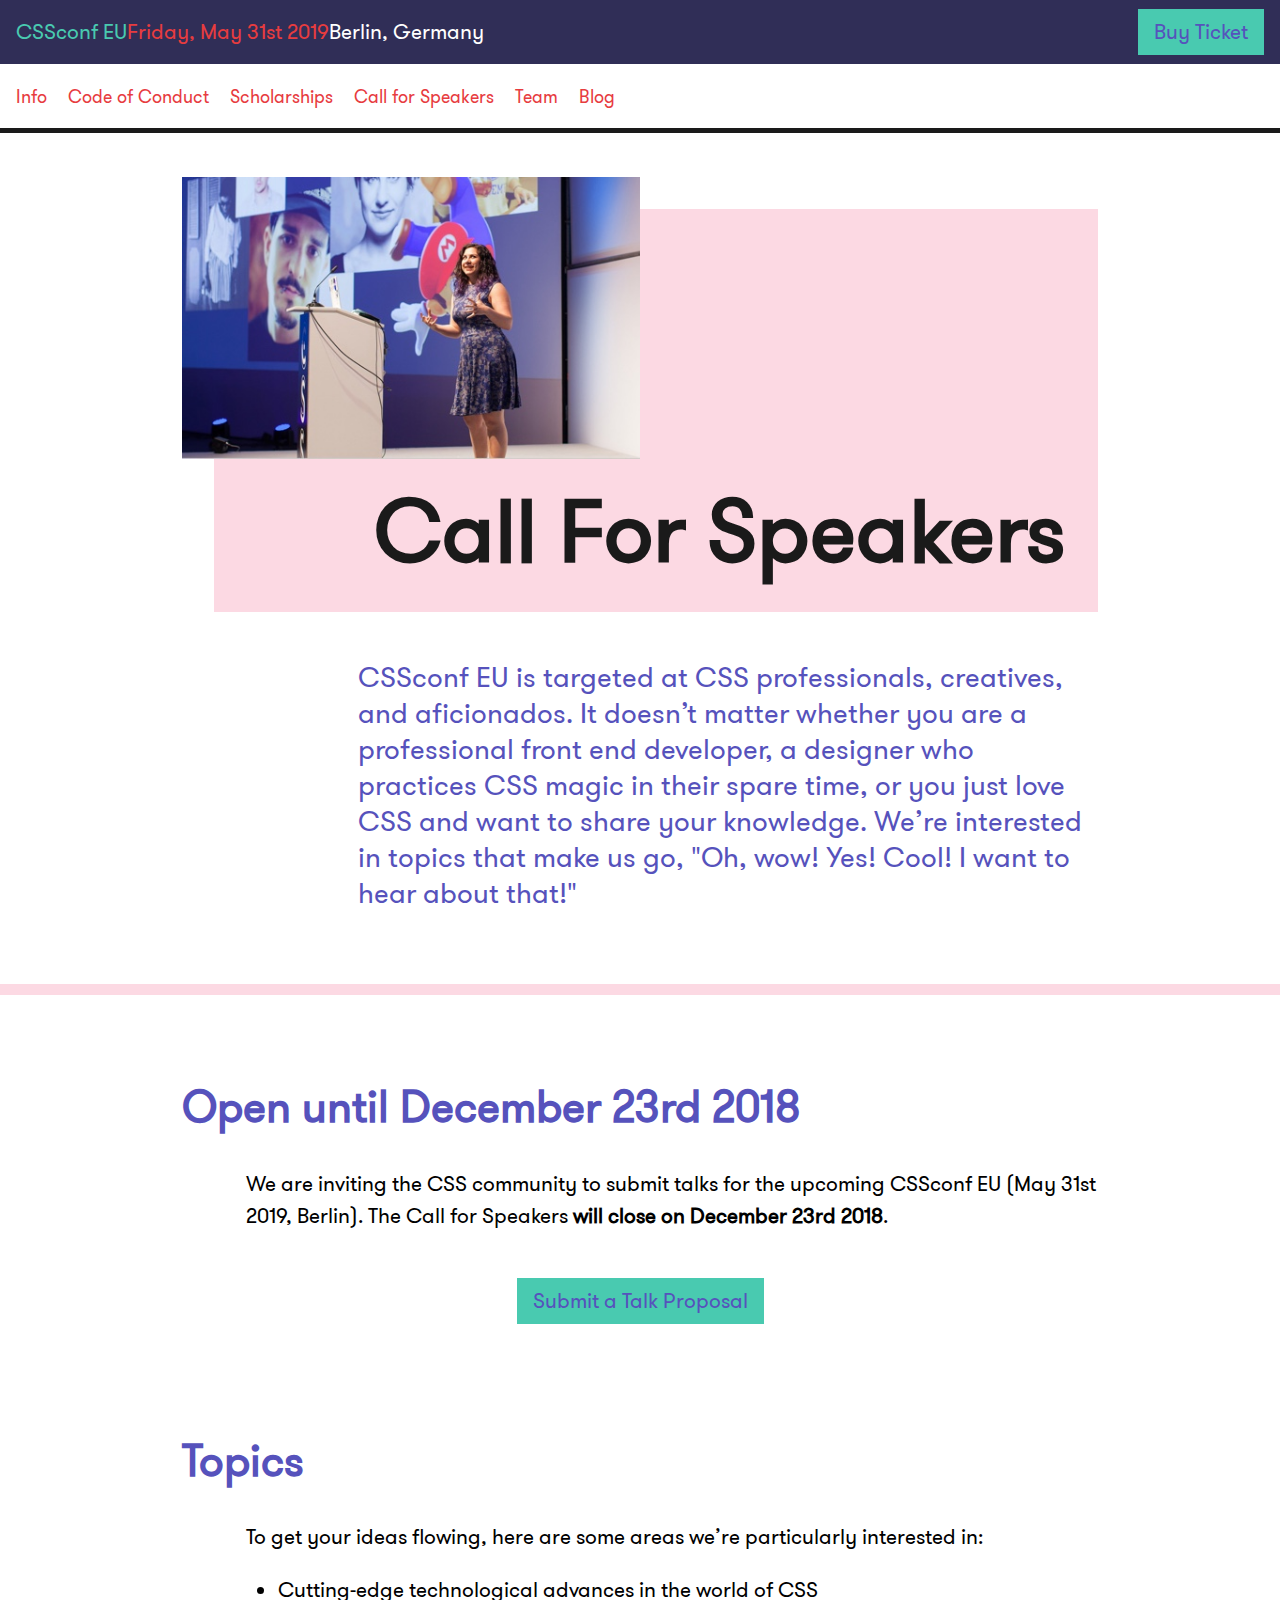
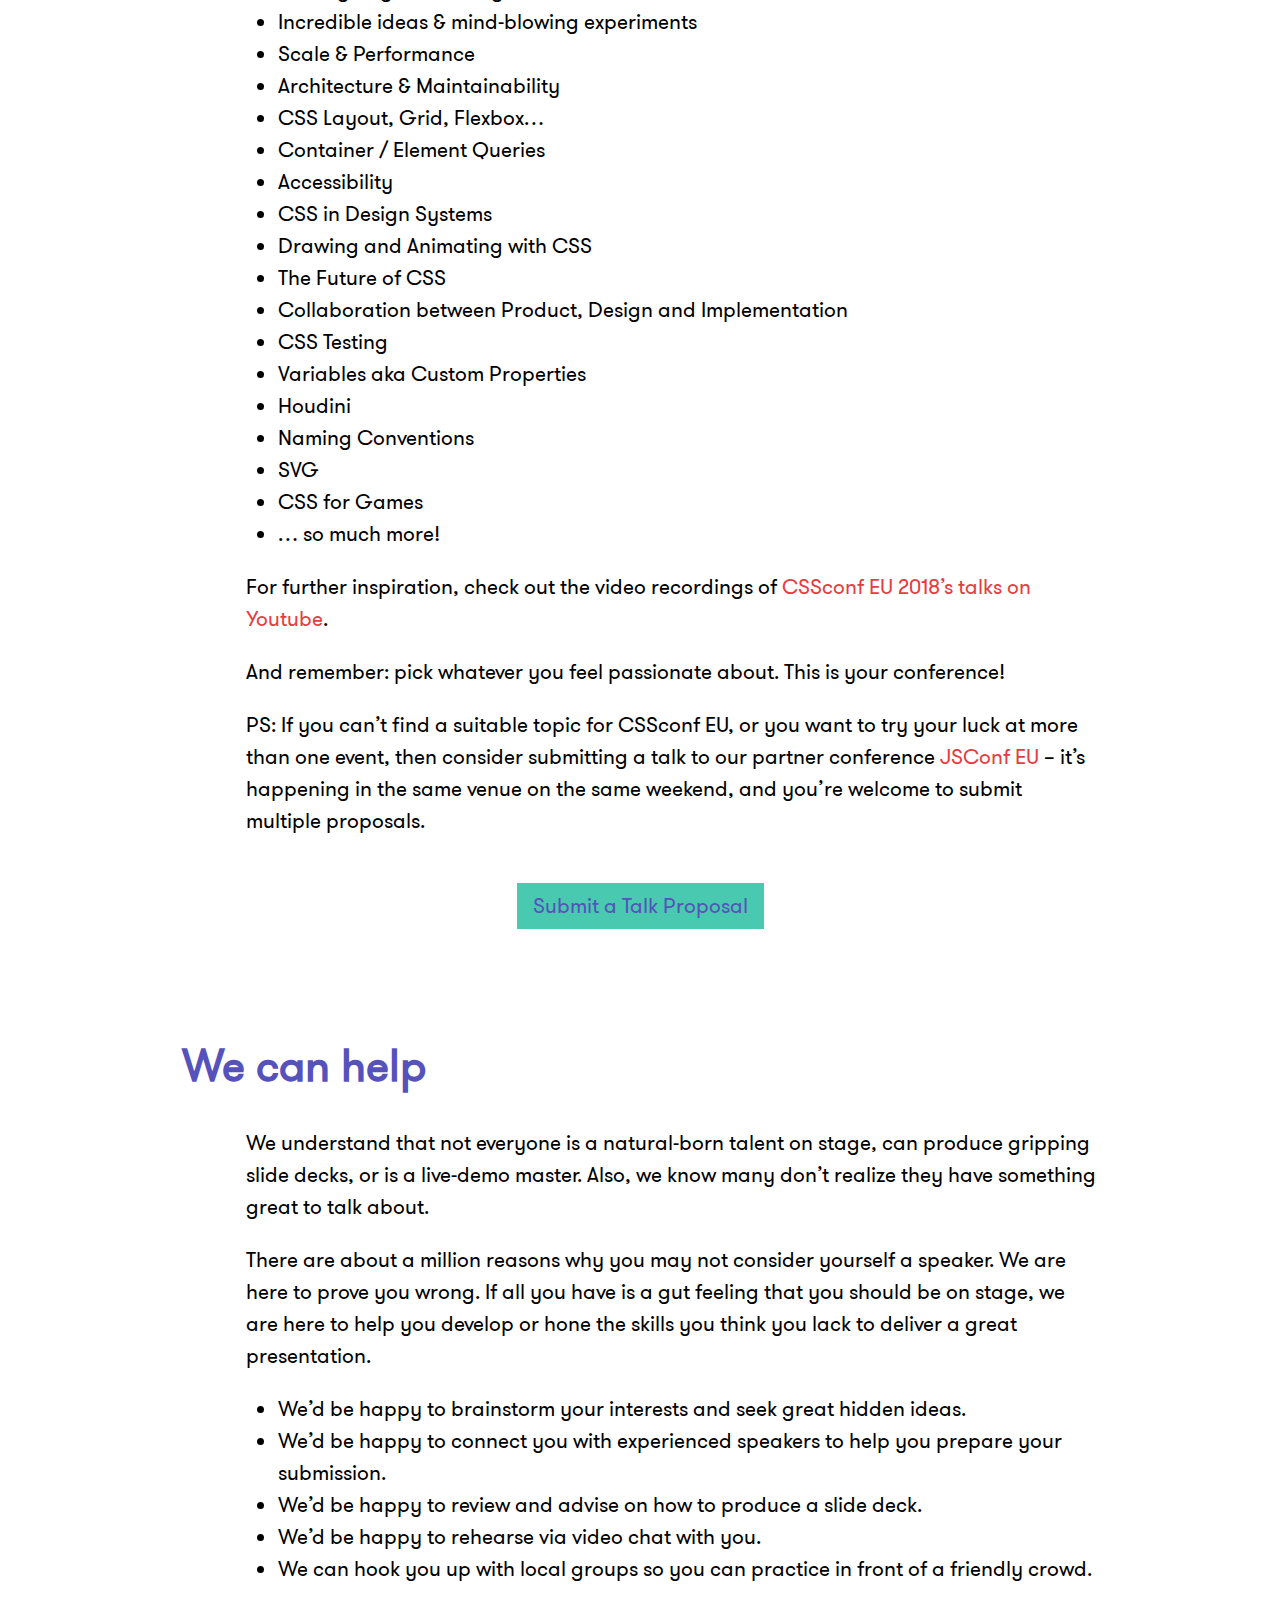
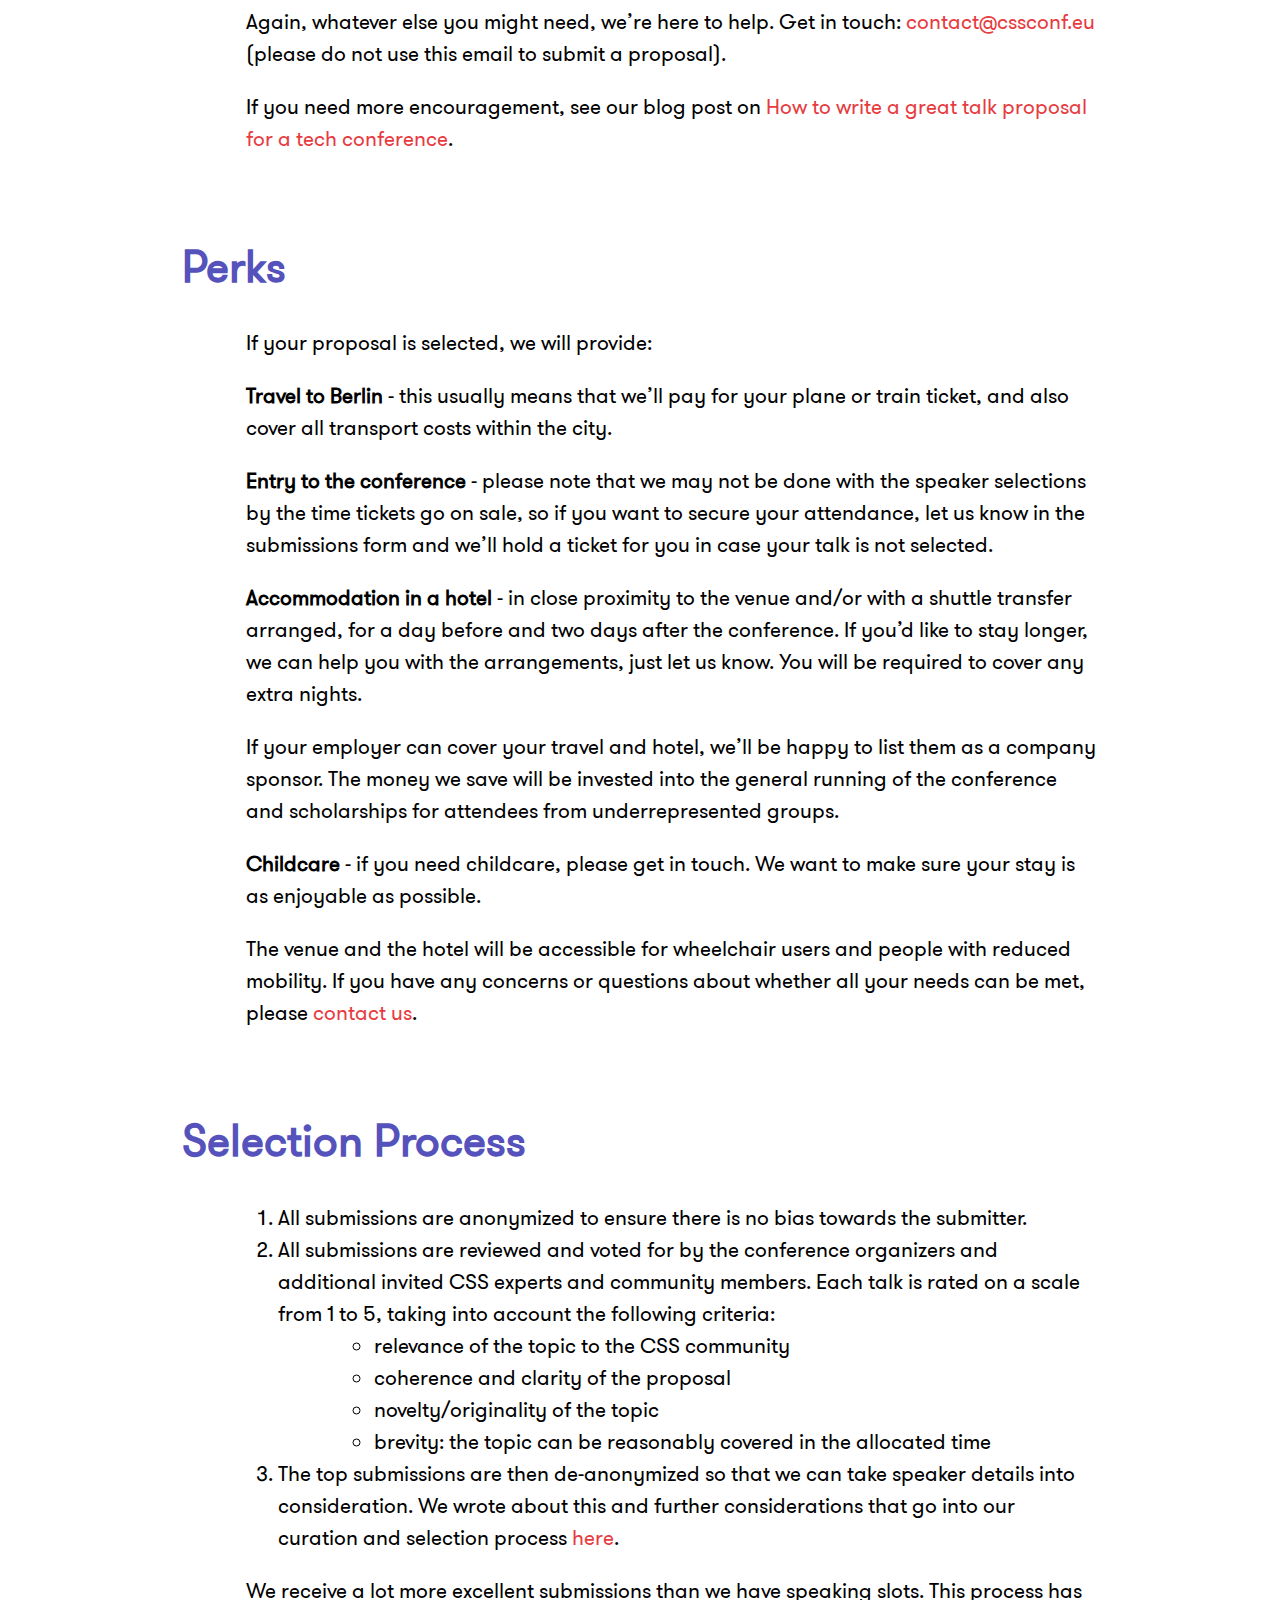
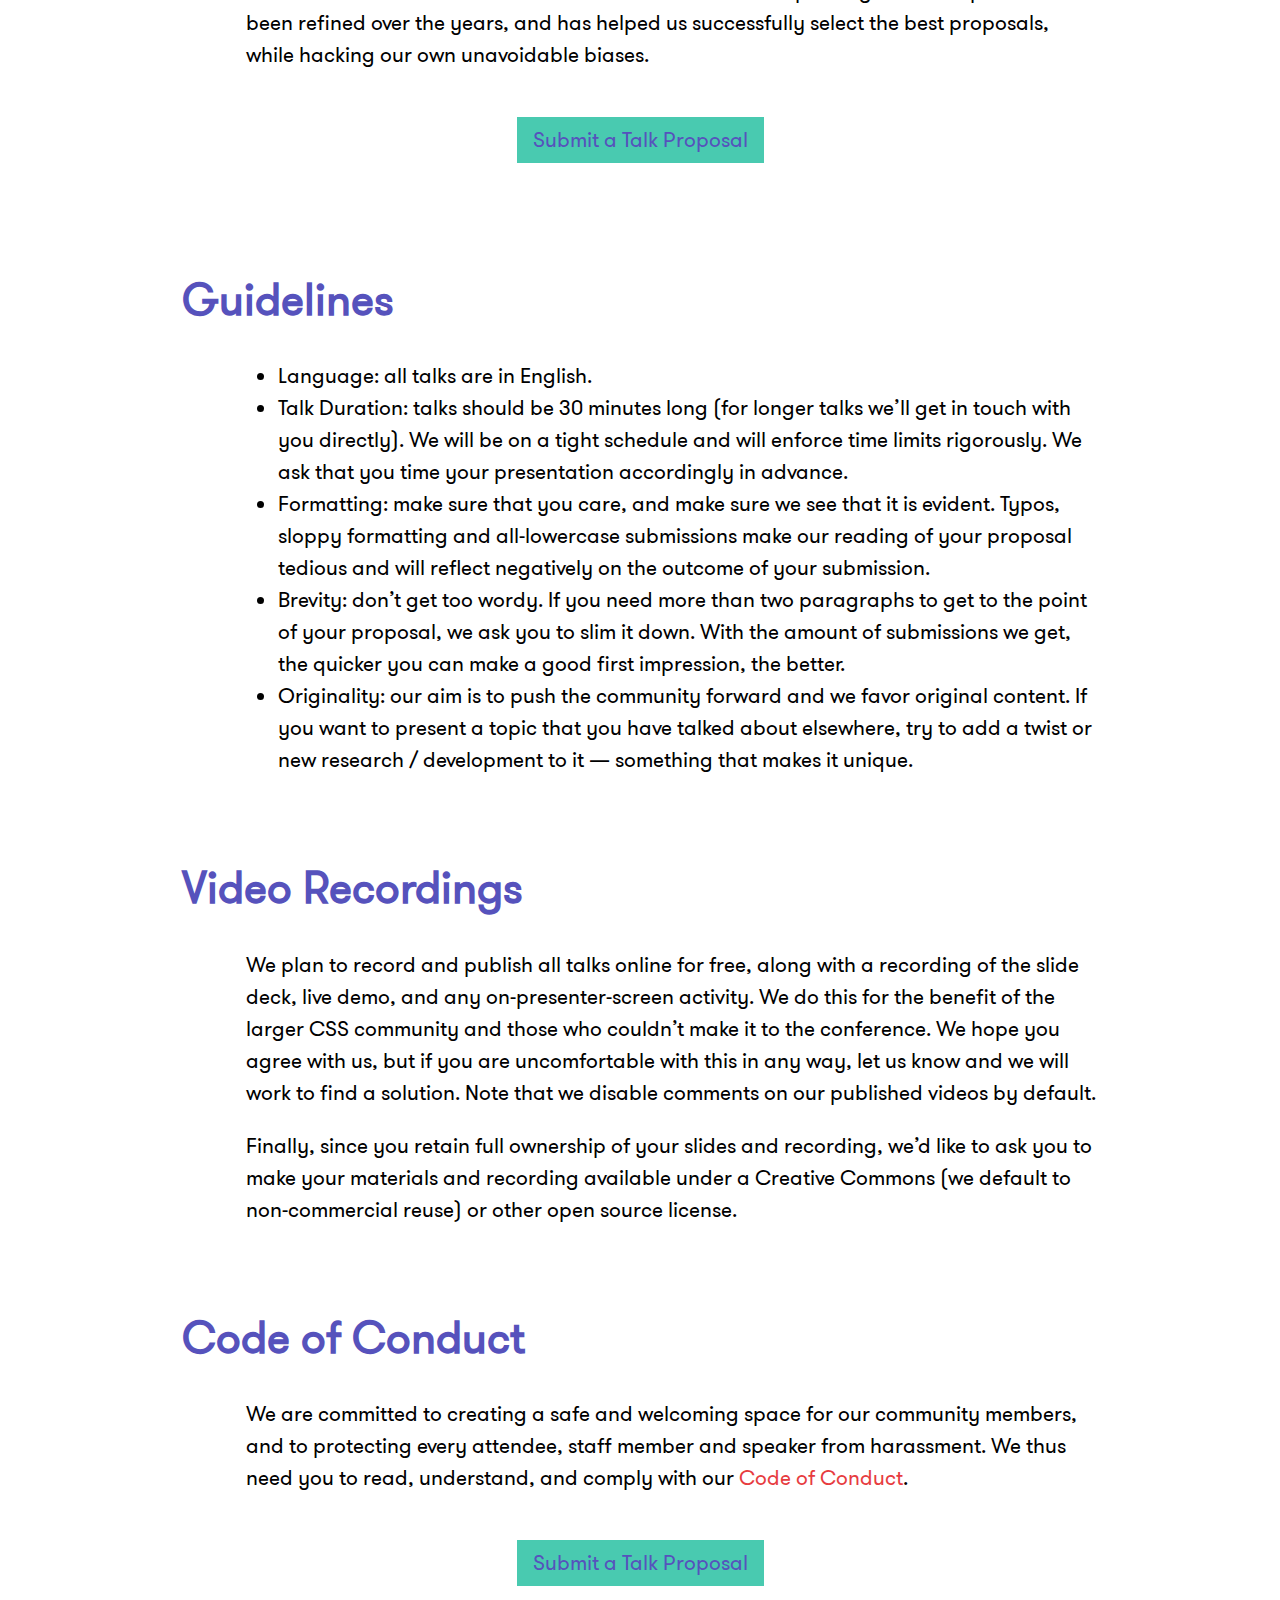
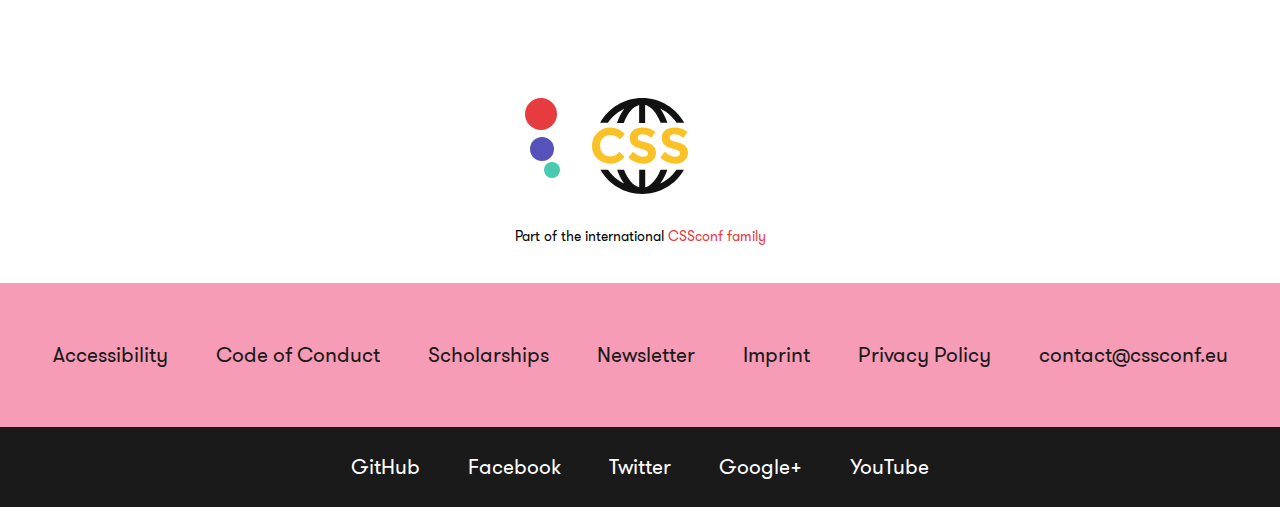
<file: call-for-speakers/index.html>
<!DOCTYPE html>
<html lang="en">
<head>
  <meta charset="utf-8">
  <meta http-equiv="x-ua-compatible" content="ie=edge">
  <title>Call for Speakers</title>
  <meta name="viewport" content="width=device-width, initial-scale=1">
  <link rel="stylesheet" href="/css/main.css?1542014402782">

  <meta property="og:url" content="https://2019.cssconf.eu"/>
  <meta property="og:type" content="website"/>
  <meta property="og:title"
        content="Call for Speakers"/>

  
    
    
    <meta name="twitter:card" content="summary_large_image">
    <meta name="twitter:site" content="@CSSconfeu">
    <meta name="twitter:creator" content="@CSSconfeu">
    <meta name="twitter:title" content="Call for Speakers">
    <meta property="og:title" content="Call for Speakers">
    
    <meta name="twitter:image" content="https://2019.cssconf.eu/images/open-graph-image.jpg">
    <meta property="og:image" content="https://2019.cssconf.eu/images/open-graph-image.jpg">
  
  <link rel="apple-touch-icon" href="/icons/apple-touch-icon.png" />

<link rel="icon" type="image/png" href="/icons/favicon-16x16.png" sizes="16x16" />
<link rel="icon" type="image/png" href="/icons/favicon-32x32.png" sizes="32x32" />

<link rel="icon" type="image/png" href="/icons/android-chrome-192x192.png" sizes="192x192" />
<link rel="icon" type="image/png" href="/icons/android-chrome-256x256.png" sizes="256x256" />

<meta name="application-name" content="CSSconf EU 2019"/>


  <script src="/js/main.js?1542014402782" defer></script>
</head>
<body class="">



<header class="c-header-global">
  <div class="c-header-global__wrapper">
    <a href="/"
      class="c-header-global__link"
      title="Home">
      <span class="c-header-global__text--name">CSSconf EU</span>
      <span class="c-header-global__hide-on-mobile">
        <span class="c-header-global__text--date">Friday, May 31st 2019</span>
        <span class="c-header-global__text--location">Berlin, Germany</span>
      </span>
    </a>
    <div class="c-header-global__button">
      <a href="https://ti.to/cssconfeu/cssconfeu-2019/"
         class="c-btn">
        Buy Ticket
      </a>
    </div>
  </div>
  <nav class="c-nav-main" id="nav-main">
    <ul class="c-nav-main__list">
      
  <li class="c-nav-main__list-el">
    <a class="c-nav-main__link" href="/info/" >Info</a>
  </li>

      
  <li class="c-nav-main__list-el">
    <a class="c-nav-main__link" href="/code-of-conduct/" >Code of Conduct</a>
  </li>

      
  <li class="c-nav-main__list-el">
    <a class="c-nav-main__link" href="/scholarships/" >Scholarships</a>
  </li>

      
  <li class="c-nav-main__list-el">
    <a class="c-nav-main__link" href="/call-for-speakers/" >Call for Speakers</a>
  </li>

      
  <li class="c-nav-main__list-el">
    <a class="c-nav-main__link" href="/team/" >Team</a>
  </li>

      
  <li class="c-nav-main__list-el">
    <a class="c-nav-main__link" href="https://blog.cssconf.eu" target="_blank">Blog</a>
  </li>

    </ul>
    <button class="c-nav-main__close js-nav-main-toggle">Close</button>
  </nav>
  <button class="c-nav-main-toggle js-nav-main-toggle">Menu</button>
</header>


<div class="l-wrapper">
  
  

  
  <section class="c-intro c-intro--with-image">
    <div class="l-container">
      <div class="c-intro__wrapper">
        
          <img src="/images/intros/call-for-speakers.jpg"
              class="c-intro__image">
        
        <h1 class="c-intro__title">Call For Speakers</h1>
      </div>
      <p class="c-intro__text copy--max">
        CSSconf EU is targeted at CSS professionals, creatives, and aficionados. It doesn’t matter whether you are a professional front end developer, a designer who practices CSS magic in their spare time, or you just love CSS and want to share your knowledge. We’re interested in topics that make us go, "Oh, wow! Yes! Cool! I want to hear about that!"

      </p>
    </div>
  </section>


  <div class="l-container">
    <main>
      <div class="c-markdown c-markdown--indented-paragraphs">
        <h2 id="open-until-december-23rd-2018">Open until December 23rd 2018</h2>
<p>We are inviting the CSS community to submit talks for the upcoming CSSconf EU (May 31st 2019, Berlin). The Call for Speakers <strong>will close on December 23rd 2018</strong>.</p>

      </div>

      
  <p class="btn-block">
    <a href="https://docs.google.com/forms/d/e/1FAIpQLSfXyRmnDd2R3XNer5gdP2bKg-x0kU3YXSsx0s9pNfNNsHTvRw/viewform" class="c-btn" target="_blank">
      Submit a Talk <span class="">Proposal</span>
    </a>
  </p>


      <div class="c-markdown c-markdown--indented-paragraphs">
        <h2 id="topics">Topics</h2>
<p>To get your ideas flowing, here are some areas we’re particularly interested in:</p>
<ul>
<li>Cutting-edge technological advances in the world of CSS</li>
<li>Incredible ideas &amp; mind-blowing experiments</li>
<li>Scale &amp; Performance</li>
<li>Architecture &amp; Maintainability</li>
<li>CSS Layout, Grid, Flexbox…</li>
<li>Container / Element Queries</li>
<li>Accessibility</li>
<li>CSS in Design Systems</li>
<li>Drawing and Animating with CSS</li>
<li>The Future of CSS</li>
<li>Collaboration between Product, Design and Implementation</li>
<li>CSS Testing</li>
<li>Variables aka Custom Properties</li>
<li>Houdini</li>
<li>Naming Conventions</li>
<li>SVG</li>
<li>CSS for Games</li>
<li>… so much more!</li>
</ul>
<p>For further inspiration, check out the video recordings of <a href="https://www.youtube.com/playlist?list=PL37ZVnwpeshHJSJf46Rk4B8amvm7Ecu58">CSSconf EU 2018’s talks on Youtube</a>.</p>
<p>And remember: pick whatever you feel passionate about. This is your conference!</p>
<p>PS: If you can’t find a suitable topic for CSSconf EU, or you want to try your luck at more than one event, then consider submitting a talk to our partner conference <a href="https://2019.jsconf.eu">JSConf EU</a> – it’s happening in the same venue on the same weekend, and you’re welcome to submit multiple proposals.</p>

      </div>

      
  <p class="btn-block">
    <a href="https://docs.google.com/forms/d/e/1FAIpQLSfXyRmnDd2R3XNer5gdP2bKg-x0kU3YXSsx0s9pNfNNsHTvRw/viewform" class="c-btn" target="_blank">
      Submit a Talk <span class="">Proposal</span>
    </a>
  </p>


      <div class="c-markdown c-markdown--indented-paragraphs">
        <h2 id="we-can-help">We can help</h2>
<p>We understand that not everyone is a natural-born talent on stage, can produce gripping slide decks, or is a live-demo master. Also, we know many don’t realize they have something great to talk about.</p>
<p>There are about a million reasons why you may not consider yourself a speaker. We are here to prove you wrong. If all you have is a gut feeling that you should be on stage, we are here to help you develop or hone the skills you think you lack to deliver a great presentation.</p>
<ul>
<li>We’d be happy to brainstorm your interests and seek great hidden ideas.</li>
<li>We’d be happy to connect you with experienced speakers to help you prepare your submission.</li>
<li>We’d be happy to review and advise on how to produce a slide deck.</li>
<li>We’d be happy to rehearse via video chat with you.</li>
<li>We can hook you up with local groups so you can practice in front of a friendly crowd.</li>
</ul>
<p>Again, whatever else you might need, we’re here to help. Get in touch: <a href="mailto:contact@cssconf.eu">contact@cssconf.eu</a> (please do not use this email to submit a proposal).</p>
<p>If you need more encouragement, see our blog post on <a href="https://blog.cssconf.eu/2014/06/12/how-to-write-a-great-talk-proposal-for-a-tech-conference/">How to write a great talk proposal for a tech conference</a>.</p>

      </div>

      <div class="c-markdown c-markdown--indented-paragraphs">
        <h2 id="perks">Perks</h2>
<p>If your proposal is selected, we will provide:</p>
<p><strong>Travel to Berlin</strong> - this usually means that we’ll pay for your plane or train ticket, and also cover all transport costs within the city.</p>
<p><strong>Entry to the conference</strong> - please note that we may not be done with the speaker selections by the time tickets go on sale, so if you want to secure your attendance, let us know in the submissions form and we’ll hold a ticket for you in case your talk is not selected.</p>
<p><strong>Accommodation in a hotel</strong> - in close proximity to the venue and/or with a shuttle transfer arranged, for a day before and two days after the conference. If you’d like to stay longer, we can help you with the arrangements, just let us know. You will be required to cover any extra nights.</p>
<p>If your employer can cover your travel and hotel, we’ll be happy to list them as a company sponsor. The money we save will be invested into the general running of the conference and scholarships for attendees from underrepresented groups.</p>
<p><strong>Childcare</strong> - if you need childcare, please get in touch. We want to make sure your stay is as enjoyable as possible.</p>
<p>The venue and the hotel will be accessible for wheelchair users and people with reduced mobility. If you have any concerns or questions about whether all your needs can be met, please <a href="mailto:contact@cssconf.eu">contact us</a>.</p>

      </div>

      <div class="c-markdown c-markdown--indented-paragraphs">
        <h2 id="selection-process">Selection Process</h2>
<ol>
<li>All submissions are anonymized to ensure there is no bias towards the submitter.</li>
<li>All submissions are reviewed and voted for by the conference organizers and additional invited CSS experts and community members. Each talk is rated on a scale from 1 to 5, taking into account the following criteria:<ul>
<li>relevance of the topic to the CSS community</li>
<li>coherence and clarity of the proposal</li>
<li>novelty/originality of the topic</li>
<li>brevity: the topic can be reasonably covered in the allocated time</li>
</ul>
</li>
<li>The top submissions are then de-anonymized so that we can take speaker details into consideration. We wrote about this and further considerations that go into our curation and selection process <a href="http://blog.cssconf.eu/2015/08/15/a-talk-selection-process-explained/">here</a>.</li>
</ol>
<p>We receive a lot more excellent submissions than we have speaking slots. This process has been refined over the years, and has helped us successfully select the best proposals, while hacking our own unavoidable biases.</p>

      </div>

      
  <p class="btn-block">
    <a href="https://docs.google.com/forms/d/e/1FAIpQLSfXyRmnDd2R3XNer5gdP2bKg-x0kU3YXSsx0s9pNfNNsHTvRw/viewform" class="c-btn" target="_blank">
      Submit a Talk <span class="">Proposal</span>
    </a>
  </p>


      <div class="c-markdown c-markdown--indented-paragraphs">
        <h2 id="guidelines">Guidelines</h2>
<ul>
<li>Language: all talks are in English.</li>
<li>Talk Duration: talks should be 30 minutes long (for longer talks we’ll get in touch with you directly). We will be on a tight schedule and will enforce time limits rigorously. We ask that you time your presentation accordingly in advance.</li>
<li>Formatting: make sure that you care, and make sure we see that it is evident. Typos, sloppy formatting and all-lowercase submissions make our reading of your proposal tedious and will reflect negatively on the outcome of your submission.</li>
<li>Brevity: don’t get too wordy. If you need more than two paragraphs to get to the point of your proposal, we ask you to slim it down. With the amount of submissions we get, the quicker you can make a good first impression, the better.</li>
<li>Originality: our aim is to push the community forward and we favor original content. If you want to present a topic that you have talked about elsewhere, try to add a twist or new research / development to it — something that makes it unique.</li>
</ul>

      </div>

      <div class="c-markdown c-markdown--indented-paragraphs">
        <h2 id="video-recordings">Video Recordings</h2>
<p>We plan to record and publish all talks online for free, along with a recording of the slide deck, live demo, and any on-presenter-screen activity. We do this for the benefit of the larger CSS community and those who couldn’t make it to the conference. We hope you agree with us, but if you are uncomfortable with this in any way, let us know and we will work to find a solution. Note that we disable comments on our published videos by default.</p>
<p>Finally, since you retain full ownership of your slides and recording, we’d like to ask you to make your materials and recording available under a Creative Commons (we default to non-commercial reuse) or other open source license.</p>

      </div>

      <div class="c-markdown c-markdown--indented-paragraphs">
        <h2 id="code-of-conduct">Code of Conduct</h2>
<p>We are committed to creating a safe and welcoming space for our community members, and to protecting every attendee, staff member and speaker from harassment. We thus need you to read, understand, and comply with our <a href="/code-of-conduct">Code of Conduct</a>.</p>

      </div>

      
  <p class="btn-block">
    <a href="https://docs.google.com/forms/d/e/1FAIpQLSfXyRmnDd2R3XNer5gdP2bKg-x0kU3YXSsx0s9pNfNNsHTvRw/viewform" class="c-btn" target="_blank">
      Submit a Talk <span class="">Proposal</span>
    </a>
  </p>


    </main>
  </div>

</div>

<section>
  <div class="l-container">
    <div class="c-globe">
      <div class="c-globe__element-wrapper">
        
    <svg class="svg svg-globe" viewbox="0 0 16 16">
        

        <use xlink:href="#globe"></use>
    </svg>


        <div class="c-globe__orb-1"></div>
        <div class="c-globe__orb-2"></div>
        <div class="c-globe__orb-3"></div>
      </div>
    </div>
    <p class="copy--mini copy--center">Part of the international <a href="http://cssconf.org/">CSSconf family</a></p>
  </div>
</section>

<footer class="c-footer-global">
  <nav class="c-nav-pages">
    <ul class="c-nav-list c-nav-list--footer-global">
      <li>
        <a class="c-nav-list__anchor" href="/accessibility/">Accessibility</a>
      </li>
      <li>
        <a class="c-nav-list__anchor" href="/code-of-conduct/">Code of Conduct</a>
      </li>
      <li>
        <a class="c-nav-list__anchor" href="/scholarships/">Scholarships</a>
      </li>
      <li>
        <a class="c-nav-list__anchor" href="https://jsconf.us11.list-manage.com/subscribe?u=7a8adcde0f3c219f61b12a94c&id=ca2a86b0bd">Newsletter</a>
      </li>
      <li>
        <a class="c-nav-list__anchor" href="/imprint/">Imprint</a>
      </li>
      <li>
        <a class="c-nav-list__anchor" href="/privacy-policy/">Privacy Policy</a>
      </li>
      <li>
        <a class="c-nav-list__anchor"
           href="mailto:contact@cssconf.eu">
          contact@cssconf.eu
        </a>
      </li>
    </ul>
  </nav>
  <nav class="c-nav-social">
    <ul class="c-nav-list c-nav-list--footer-global">
      <li>
        <a class="c-nav-list__anchor c-nav-list__anchor--social"
           target="_blank"
           href="https://github.com/cssconf/2019.cssconf.eu">
          GitHub
        </a>
      </li>
      <li>
        <a class="c-nav-list__anchor c-nav-list__anchor--social"
           target="_blank"
           href="https://www.facebook.com/cssconfeu/">
          Facebook
        </a>
      </li>
      <li>
        <a class="c-nav-list__anchor c-nav-list__anchor--social"
           target="_blank"
           href="https://twitter.com/cssconfeu">
          Twitter
        </a>
      </li>
      <li>
        <a class="c-nav-list__anchor c-nav-list__anchor--social"
           target="_blank"
           href="https://plus.google.com/+CssconfEu/">
          Google+
        </a>
      </li>
      <li>
        <a class="c-nav-list__anchor c-nav-list__anchor--social"
           target="_blank"
           href="https://www.youtube.com/playlist?list=PL37ZVnwpeshF0XmpjKBJ3-0kvr3b5ZpJR">
          YouTube
        </a>
      </li>
    </ul>
  </nav>
</footer>


<div style="height: 0; width: 0; position: absolute; visibility: hidden;">
  <?xml version="1.0" encoding="UTF-8"?><!DOCTYPE svg PUBLIC "-//W3C//DTD SVG 1.1//EN" "http://www.w3.org/Graphics/SVG/1.1/DTD/svg11.dtd"><svg xmlns="http://www.w3.org/2000/svg" xmlns:xlink="http://www.w3.org/1999/xlink"><defs><style>.cls-1{fill:#fdd9e3;}</style></defs><symbol id="close"><g fill="#FFF" fill-rule="evenodd"><path d="M5.15.908L39.093 34.85l-4.243 4.243L.91 5.15z"/><path d="M.908 34.85L34.85.907l4.243 4.243L5.15 39.09z"/></g></symbol><symbol id="cssconfeu-logo" viewBox="0 0 440 274">
    <!-- Generator: Sketch 50.2 (55047) - http://www.bohemiancoding.com/sketch -->
    <title>logo-1</title>
    <desc>Created with Sketch.</desc>
    
    <g id="logo-1" stroke="none" stroke-width="1" fill="none" fill-rule="evenodd">
        <path d="M50.43488,243.12064 L40.38944,243.12064 C39.83648,238.42048 37.07168,235.28704 30.25184,235.28704 C22.5104,235.28704 18.73184,241.64608 18.73184,248.92672 C18.73184,256.29952 22.23392,262.5664 30.89696,262.5664 C36.7952,262.5664 39.19136,259.98592 40.4816,255.6544 L50.52704,255.6544 C49.14464,264.59392 42.60128,271.50592 30.15968,271.50592 C16.15136,271.50592 8.6864,260.63104 8.6864,248.92672 C8.6864,237.31456 16.15136,226.34752 30.06752,226.34752 C44.07584,226.34752 49.78976,234.82624 50.43488,243.12064 Z M81.8307199,271.50592 C68.1910399,271.50592 59.2515199,261.09184 59.2515199,248.92672 C59.2515199,236.7616 68.1910399,226.34752 81.8307199,226.34752 C95.6547199,226.34752 104.59424,236.7616 104.59424,248.92672 C104.59424,261.09184 95.6547199,271.50592 81.8307199,271.50592 Z M81.8307199,262.5664 C89.5721599,262.5664 94.5487999,256.29952 94.5487999,248.92672 C94.5487999,241.55392 89.5721599,235.28704 81.8307199,235.28704 C74.2735999,235.28704 69.2969599,241.55392 69.2969599,248.92672 C69.2969599,256.29952 74.2735999,262.5664 81.8307199,262.5664 Z M116.36,270.4 L116.36,227.45344 L126.40544,227.45344 L126.40544,233.44384 C129.07808,228.83584 134.05472,226.34752 140.41376,226.34752 C146.58848,226.34752 150.92,228.55936 153.31616,232.1536 C155.43584,235.3792 156.08096,238.97344 156.08096,244.87168 L156.08096,270.4 L146.03552,270.4 L146.03552,248.18944 C146.03552,240.81664 143.91584,235.19488 136.72736,235.19488 C129.7232,235.19488 126.40544,240.81664 126.40544,248.18944 L126.40544,270.4 L116.36,270.4 Z M195.49472,206.44096 L195.49472,214.91968 C194.11232,214.55104 192.63776,214.27456 191.07104,214.27456 C187.9376,214.27456 184.2512,214.27456 184.2512,221.00224 L184.2512,227.45344 L195.49472,227.45344 L195.49472,235.84 L184.2512,235.84 L184.2512,270.4 L174.20576,270.4 L174.20576,235.84 L165.45056,235.84 L165.45056,227.45344 L174.20576,227.45344 L174.20576,222.10816 C174.20576,205.70368 184.712,205.33504 189.68864,205.33504 C192.26912,205.33504 194.3888,205.888 195.49472,206.44096 Z M203.758399,263.58016 C203.758399,259.43296 207.076159,256.1152 211.131199,256.1152 C215.278399,256.1152 218.596159,259.43296 218.596159,263.58016 C218.596159,267.6352 215.278399,270.95296 211.131199,270.95296 C207.076159,270.95296 203.758399,267.6352 203.758399,263.58016 Z M269.622079,215.38048 L242.987839,215.38048 L242.987839,233.62816 L269.622079,233.62816 L269.622079,243.12064 L242.987839,243.12064 L242.987839,260.90752 L269.622079,260.90752 L269.622079,270.4 L232.389439,270.4 L232.389439,205.888 L269.622079,205.888 L269.622079,215.38048 Z M283.691839,248.83456 L283.691839,205.888 L294.290239,205.888 L294.290239,248.83456 C294.290239,256.20736 299.266879,262.47424 306.823999,262.47424 C314.565439,262.47424 319.542079,256.20736 319.542079,248.83456 L319.542079,205.888 L330.140479,205.888 L330.140479,248.83456 C330.140479,261.36832 321.016639,271.96672 306.823999,271.96672 C292.907839,271.96672 283.691839,261.36832 283.691839,248.83456 Z" id="conf.EU" fill="#191919"/>
        <path d="M170.0352,118.560002 C168.191991,126.393641 165.043222,133.689568 160.5888,140.448002 C156.134378,147.206435 150.604833,153.119976 144,158.188802 C137.395167,163.257627 129.792043,167.212787 121.1904,170.054402 C112.588757,172.896016 103.372849,174.316802 93.5424,174.316802 C80.332734,174.316802 68.5056522,172.012825 58.0608,167.404802 C47.6159478,162.796778 38.7456365,156.61444 31.4496,148.857602 C24.1535635,141.100763 18.5472196,132.115253 14.6304,121.900802 C10.7135804,111.68635 8.7552,100.896058 8.7552,89.5296015 C8.7552,78.623947 10.6367812,68.1024522 14.4,57.9648015 C18.1632188,47.8271508 23.6159643,38.8416407 30.7584,31.0080015 C37.9008357,23.1743624 46.5023497,16.9152249 56.5632,12.2304015 C66.6240503,7.5455781 78.0287363,5.20320153 90.7776,5.20320153 C102.75846,5.20320153 113.395154,6.85438501 122.688,10.1568015 C131.980846,13.459218 139.929567,17.9135735 146.5344,23.5200015 C153.139233,29.1264296 158.39998,35.7311635 162.3168,43.3344015 C166.23362,50.9376395 168.806394,59.1167577 170.0352,67.8720015 L142.1568,67.8720015 C141.235195,62.3423739 139.430413,57.1968253 136.7424,52.4352015 C134.054387,47.6735777 130.67522,43.5648188 126.6048,40.1088015 C122.53438,36.6527842 117.772827,33.9264115 112.32,31.9296015 C106.867173,29.9327915 100.838433,28.9344015 94.2336,28.9344015 C85.0175539,28.9344015 76.7616365,30.6239846 69.4656,34.0032015 C62.1695635,37.3824184 56.0640246,41.8751735 51.1488,47.4816015 C46.2335754,53.0880296 42.4704131,59.539165 39.8592,66.8352015 C37.2479869,74.131238 35.9424,81.6959624 35.9424,89.5296015 C35.9424,97.824043 37.2863866,105.657565 39.9744,113.030402 C42.6624134,120.403238 46.5791743,126.892773 51.7248,132.499202 C56.8704257,138.10563 63.244762,142.521585 70.848,145.747202 C78.451238,148.972818 87.1679508,150.585602 96.9984,150.585602 C101.606423,150.585602 106.252777,149.77921 110.9376,148.166402 C115.622423,146.553593 119.96158,144.326416 123.9552,141.484802 C127.94882,138.643187 131.443185,135.264021 134.4384,131.347202 C137.433615,127.430382 139.622393,123.168025 141.0048,118.560002 L170.0352,118.560002 Z M218.572801,117.638402 C218.572801,128.236855 221.491171,136.377573 227.328001,142.060802 C233.16483,147.74403 240.691154,150.585602 249.907201,150.585602 C253.593619,150.585602 257.049584,150.009607 260.275201,148.857602 C263.500817,147.705596 266.303989,146.092812 268.684801,144.019202 C271.065612,141.945591 272.947194,139.449616 274.329601,136.531202 C275.712007,133.612787 276.403201,130.31042 276.403201,126.624002 C276.403201,122.476781 275.596809,119.020815 273.984001,116.256002 C272.371192,113.491188 270.297613,111.148811 267.763201,109.228802 C265.228788,107.308792 262.464016,105.696008 259.468801,104.390402 C256.473586,103.084795 253.593614,101.971206 250.828801,101.049602 C243.455964,98.4383885 236.544033,95.788815 230.092801,93.1008015 C223.641568,90.4127881 217.996825,87.1872203 213.158401,83.4240015 C208.319976,79.6607827 204.518414,75.0912284 201.753601,69.7152015 C198.988787,64.3391746 197.606401,57.5808422 197.606401,49.4400015 C197.606401,42.8351685 198.950387,36.8064288 201.638401,31.3536015 C204.326414,25.9007743 207.935978,21.2160211 212.467201,17.2992015 C216.998423,13.3823819 222.29757,10.3872119 228.364801,8.31360153 C234.432031,6.23999116 240.844767,5.20320153 247.603201,5.20320153 C254.822437,5.20320153 261.580769,6.43198924 267.878401,8.88960153 C274.176032,11.3472138 279.628777,14.8031793 284.236801,19.2576015 C288.844824,23.7120238 292.454387,29.0111708 295.065601,35.1552015 C297.676814,41.2992322 298.982401,48.1343639 298.982401,55.6608015 L272.486401,55.6608015 C272.486401,47.6735616 270.336022,41.2224261 266.035201,36.3072015 C261.734379,31.3919769 255.820838,28.9344015 248.294401,28.9344015 C241.689568,28.9344015 236.006424,30.6239846 231.244801,34.0032015 C226.483177,37.3824184 224.102401,42.527967 224.102401,49.4400015 C224.102401,52.6656177 224.755194,55.5455889 226.060801,58.0800015 C227.366407,60.6144142 229.132789,62.8031923 231.360001,64.6464015 C233.587212,66.4896107 236.083187,68.1023946 238.848001,69.4848015 C241.612814,70.8672084 244.531185,72.0959961 247.603201,73.1712015 C253.900832,75.475213 260.313568,77.9327885 266.841601,80.5440015 C273.369633,83.1552146 279.321574,86.3807823 284.697601,90.2208015 C290.073627,94.0608207 294.451184,98.6687746 297.830401,104.044802 C301.209617,109.420828 302.899201,115.948763 302.899201,123.628802 C302.899201,131.923243 301.440015,139.21917 298.521601,145.516802 C295.603186,151.814433 291.609626,157.11358 286.540801,161.414402 C281.471975,165.715223 275.596834,168.940791 268.915201,171.091202 C262.233567,173.241612 255.129638,174.316802 247.603201,174.316802 C240.230364,174.316802 233.203234,173.049614 226.521601,170.515202 C219.839967,167.980789 213.964826,164.294426 208.896001,159.456002 C203.827175,154.617577 199.756816,148.704036 196.684801,141.715202 C193.612785,134.726367 192.076801,126.700847 192.076801,117.638402 L218.572801,117.638402 Z M353.510401,117.638402 C353.510401,128.236855 356.428772,136.377573 362.265601,142.060802 C368.10243,147.74403 375.628755,150.585602 384.844801,150.585602 C388.53122,150.585602 391.987185,150.009607 395.212801,148.857602 C398.438417,147.705596 401.241589,146.092812 403.622401,144.019202 C406.003213,141.945591 407.884794,139.449616 409.267201,136.531202 C410.649608,133.612787 411.340801,130.31042 411.340801,126.624002 C411.340801,122.476781 410.534409,119.020815 408.921601,116.256002 C407.308793,113.491188 405.235214,111.148811 402.700801,109.228802 C400.166388,107.308792 397.401616,105.696008 394.406401,104.390402 C391.411186,103.084795 388.531215,101.971206 385.766401,101.049602 C378.393564,98.4383885 371.481633,95.788815 365.030401,93.1008015 C358.579169,90.4127881 352.934425,87.1872203 348.096001,83.4240015 C343.257577,79.6607827 339.456015,75.0912284 336.691201,69.7152015 C333.926387,64.3391746 332.544001,57.5808422 332.544001,49.4400015 C332.544001,42.8351685 333.887988,36.8064288 336.576001,31.3536015 C339.264015,25.9007743 342.873578,21.2160211 347.404801,17.2992015 C351.936024,13.3823819 357.235171,10.3872119 363.302401,8.31360153 C369.369631,6.23999116 375.782367,5.20320153 382.540801,5.20320153 C389.760037,5.20320153 396.51837,6.43198924 402.816001,8.88960153 C409.113633,11.3472138 414.566378,14.8031793 419.174401,19.2576015 C423.782424,23.7120238 427.391988,29.0111708 430.003201,35.1552015 C432.614414,41.2992322 433.920001,48.1343639 433.920001,55.6608015 L407.424001,55.6608015 C407.424001,47.6735616 405.273623,41.2224261 400.972801,36.3072015 C396.67198,31.3919769 390.758439,28.9344015 383.232001,28.9344015 C376.627168,28.9344015 370.944025,30.6239846 366.182401,34.0032015 C361.420777,37.3824184 359.040001,42.527967 359.040001,49.4400015 C359.040001,52.6656177 359.692795,55.5455889 360.998401,58.0800015 C362.304008,60.6144142 364.07039,62.8031923 366.297601,64.6464015 C368.524812,66.4896107 371.020787,68.1023946 373.785601,69.4848015 C376.550415,70.8672084 379.468786,72.0959961 382.540801,73.1712015 C388.838433,75.475213 395.251168,77.9327885 401.779201,80.5440015 C408.307234,83.1552146 414.259174,86.3807823 419.635201,90.2208015 C425.011228,94.0608207 429.388784,98.6687746 432.768001,104.044802 C436.147218,109.420828 437.836801,115.948763 437.836801,123.628802 C437.836801,131.923243 436.377616,139.21917 433.459201,145.516802 C430.540786,151.814433 426.547226,157.11358 421.478401,161.414402 C416.409576,165.715223 410.534434,168.940791 403.852801,171.091202 C397.171168,173.241612 390.067239,174.316802 382.540801,174.316802 C375.167964,174.316802 368.140834,173.049614 361.459201,170.515202 C354.777568,167.980789 348.902426,164.294426 343.833601,159.456002 C338.764776,154.617577 334.694416,148.704036 331.622401,141.715202 C328.550386,134.726367 327.014401,126.700847 327.014401,117.638402 L353.510401,117.638402 Z" id="CSS" fill="#191919"/>
    </g>
</symbol><symbol id="globe" viewBox="0 0 143.8 143.7">
<g>
  <path fill="#FBC227" d="M27.2,87.4c5.7,0,10.4-2.3,14.1-6.8l7.5,7.7c-6,6.7-13,10-21,10c-8.1,0-14.7-2.5-20-7.6C2.6,85.6,0,79.2,0,71.4
  s2.7-14.3,8-19.5s11.8-7.8,19.5-7.8c8.6,0,15.8,3.3,21.6,9.8l-7.3,8.2c-3.7-4.6-8.3-6.9-13.8-6.9c-4.4,0-8.2,1.4-11.3,4.3
  S12,66.3,12,71.1s1.5,8.8,4.4,11.7C19.5,86,23,87.4,27.2,87.4L27.2,87.4z"/>
  <path fill="#FBC227" d="M70.3,55.8c-1.1,0.9-1.7,2.2-1.7,3.7s0.7,2.7,2.1,3.6c1.4,0.9,4.5,2,9.5,3.2s8.8,3.1,11.6,5.5c2.7,2.5,4.1,6,4.1,10.7
  s-1.8,8.5-5.3,11.4s-8.2,4.4-13.9,4.4c-8.3,0-15.8-3.1-22.4-9.2l7-8.5c5.6,5,10.9,7.4,15.7,7.4c2.1,0,3.8-0.5,5.1-1.4
  c1.2-0.9,1.8-2.2,1.8-3.8s-0.7-2.8-2-3.8c-1.3-0.9-3.9-1.9-7.7-2.8c-6.1-1.4-10.6-3.3-13.4-5.7c-2.8-2.3-4.2-6-4.2-11
  S58.4,50.7,62,48c3.6-2.7,8-4,13.4-4c3.5,0,7,0.6,10.5,1.8c3.5,1.2,6.5,2.9,9.1,5.1l-5.9,8.5c-4.5-3.5-9.3-5.2-14.1-5.2
  C73,54.4,71.4,54.9,70.3,55.8z M118.2,55.8c-1.1,0.9-1.7,2.2-1.7,3.7s0.7,2.7,2.1,3.6c1.4,0.9,4.5,2,9.5,3.2s8.8,3.1,11.6,5.5
  c2.7,2.5,4.1,6,4.1,10.7s-1.8,8.5-5.3,11.4s-8.2,4.4-13.9,4.4c-8.3,0-15.8-3.1-22.4-9.2l7-8.5c5.6,5,10.9,7.4,15.7,7.4
  c2.1,0,3.8-0.5,5.1-1.4c1.2-0.9,1.8-2.2,1.8-3.8s-0.7-2.8-2-3.8c-1.3-0.9-3.9-1.9-7.7-2.8c-6.1-1.4-10.6-3.3-13.4-5.7
  c-2.8-2.3-4.2-6-4.2-11s1.8-8.8,5.4-11.5c3.6-2.7,8-4,13.4-4c3.5,0,7,0.6,10.5,1.8c3.5,1.2,6.5,2.9,9.1,5.1l-5.9,8.5
  c-4.5-3.5-9.3-5.2-14.1-5.2C120.8,54.4,119.3,54.9,118.2,55.8L118.2,55.8z"/>
</g>
<g>
  <path fill="hsl(0, 0%, 7%)" d="M23.5,37.3c2.2-3,4.7-6.5,7.6-9.3c5.1-5,10.8-9.1,17.2-12.1c-4.4,5.9-8.1,13.4-10.9,21.4h10.2c1.5-4,3.3-7.8,5.3-11.1
  c3.2-5.4,7.1-9.8,11.1-12.6c2.1-1.5,4.6-2.6,6.6-3.3v27h9v-27c3,0.6,4.6,1.7,6.7,3.2c4,2.8,7.9,7.2,11.1,12.6
  c2,3.3,3.9,7.1,5.4,11.1H113c-2.8-8-6.4-15.6-10.9-21.5c6.4,3.1,12.2,7.2,17.2,12.2c2.8,2.8,5.4,6.2,7.6,9.2h11.3
  C125.9,15.1,102.3,0,75.2,0s-50.7,15.1-63,37.1h11.3V37.3z"/>
  <path fill="hsl(0, 0%, 7%)" d="M126.5,107.3c-2.1,3-4.4,6-7.1,8.7c-5.1,5-10.8,9-17.2,12.1c4.3-5.7,7.9-12.7,10.6-20.7h-10.2c-1.4,4-3.1,7.4-5,10.5
  c-3.2,5.4-7.3,9.8-11.2,12.6c-2.1,1.5-3.7,2.7-6.7,3.3v-26.5h-9v26.5c-2-0.6-4.5-1.7-6.6-3.2c-4-2.8-7.9-7.4-11.1-12.8
  c-1.9-3.1-3.6-6.5-5-10.5H37.7c2.7,8,6.3,15.2,10.6,20.9c-6.4-3.1-12.2-7.3-17.2-12.3c-2.6-2.6-5-5.5-7.1-8.5H12.7
  c12.4,22,35.8,36.3,62.5,36.3s50.1-14.3,62.5-36.3h-11.2V107.3z"/>
</g>
</symbol><symbol id="hamburger"><path d="M0 12h48v6H0zm0 12h48v6H0zM0 0h48v6H0z" fill="#FFF" fill-rule="evenodd"/></symbol><symbol id="index-arrow" viewBox="0 0 1430 321"><title>arrow</title><polygon class="cls-1" points="1430 160.5 1192 0 1192 100 0 100 0 221 1192 221 1192 321 1430 160.5"/></symbol></svg>
</div>

</body>
</html>
</file>
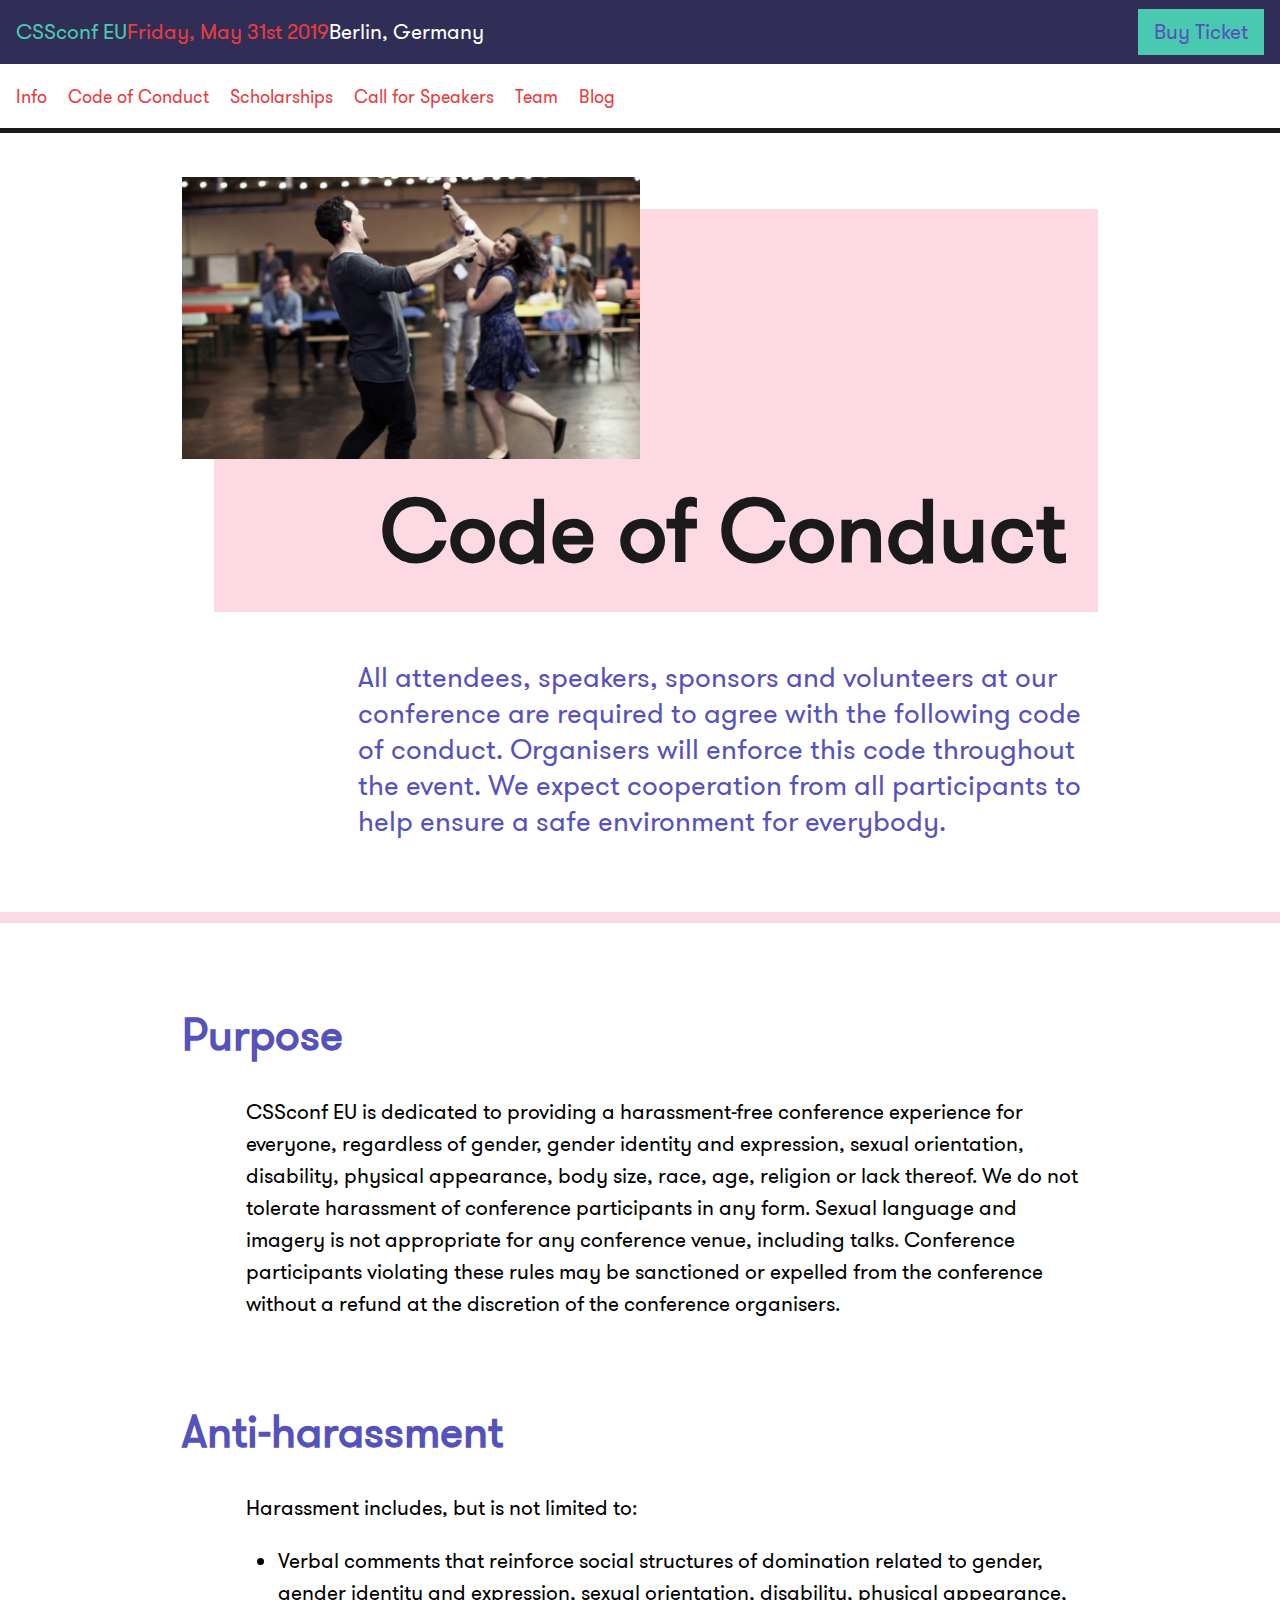
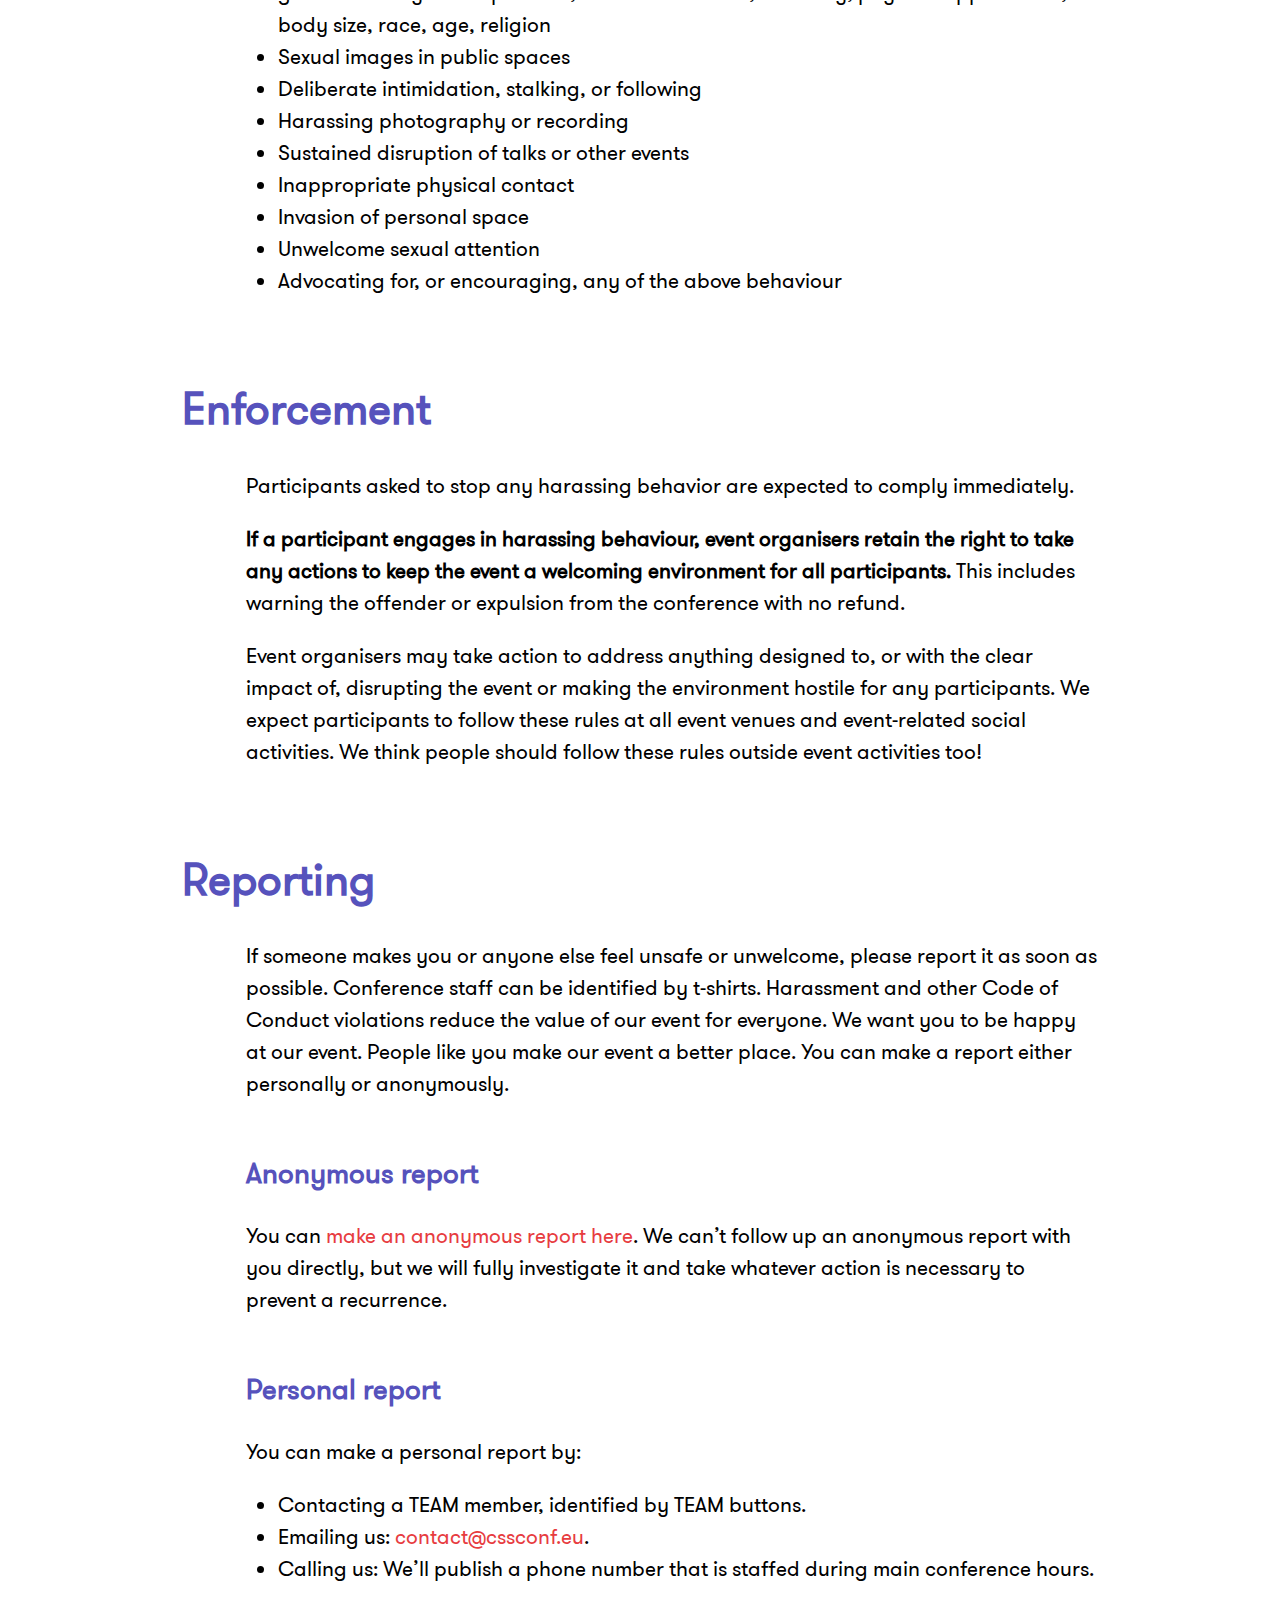
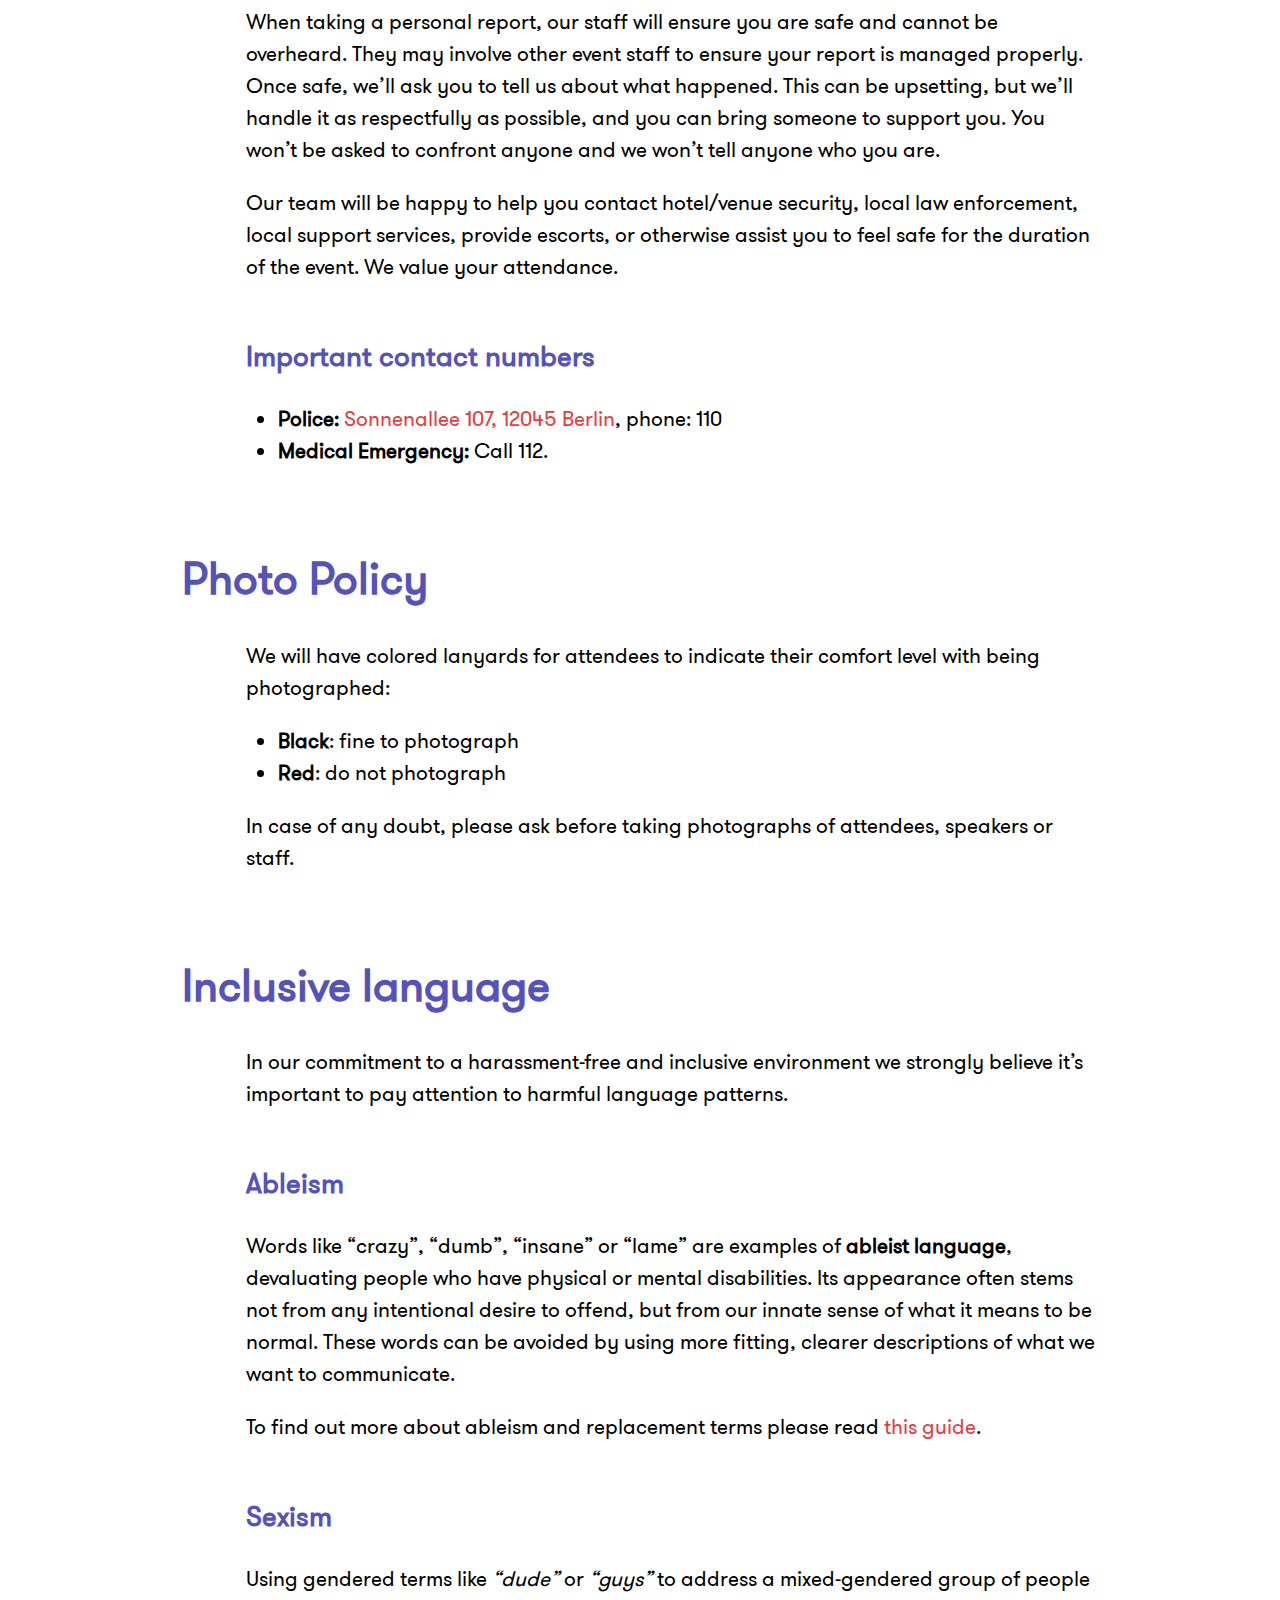
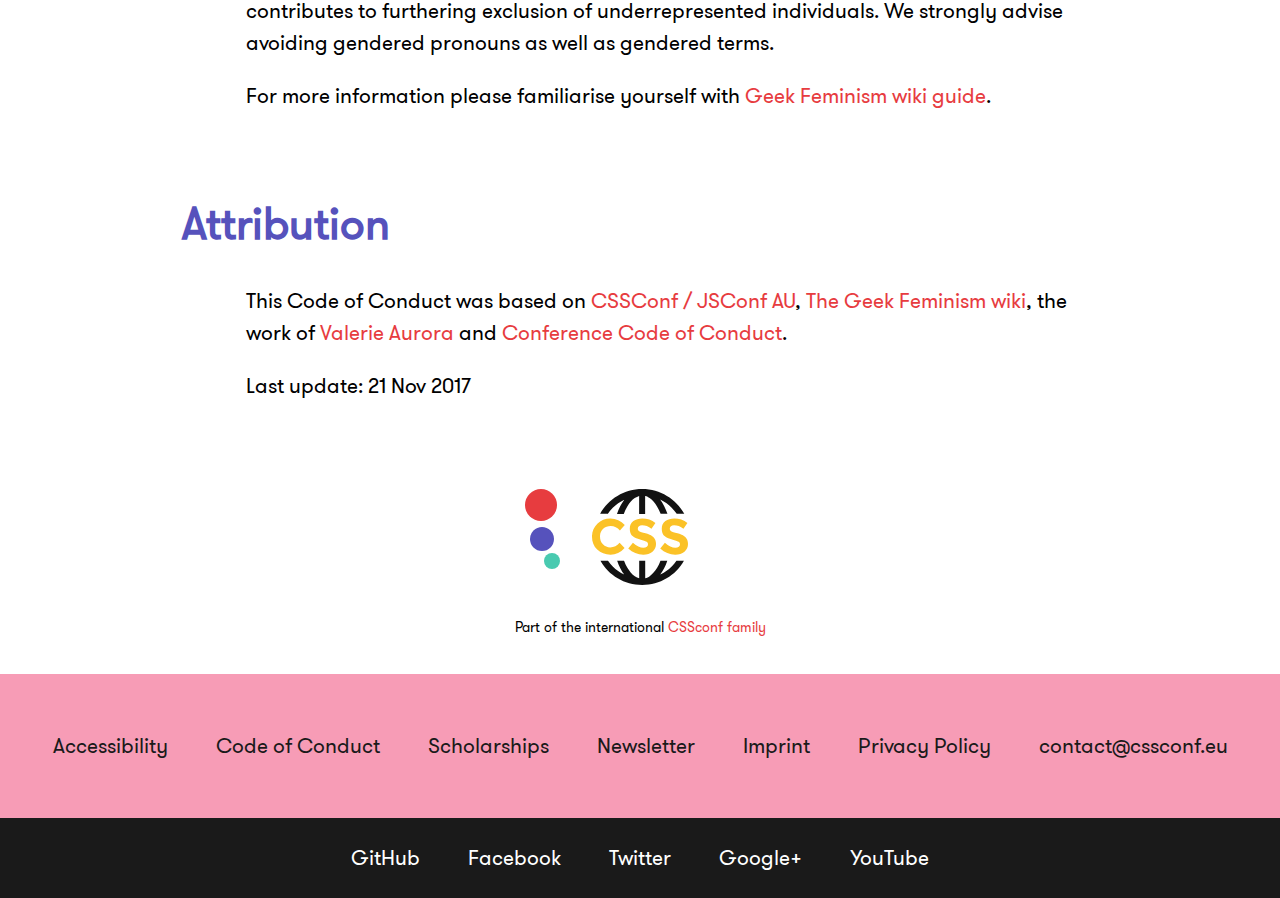
<file: code-of-conduct/index.html>
<!DOCTYPE html>
<html lang="en">
<head>
  <meta charset="utf-8">
  <meta http-equiv="x-ua-compatible" content="ie=edge">
  <title>Code of Conduct</title>
  <meta name="viewport" content="width=device-width, initial-scale=1">
  <link rel="stylesheet" href="/css/main.css?1542014402782">

  <meta property="og:url" content="https://2019.cssconf.eu"/>
  <meta property="og:type" content="website"/>
  <meta property="og:title"
        content="Code of Conduct"/>

  
    
    
    <meta name="twitter:card" content="summary_large_image">
    <meta name="twitter:site" content="@CSSconfeu">
    <meta name="twitter:creator" content="@CSSconfeu">
    <meta name="twitter:title" content="Code of Conduct">
    <meta property="og:title" content="Code of Conduct">
    
    <meta name="twitter:image" content="https://2019.cssconf.eu/images/open-graph-image.jpg">
    <meta property="og:image" content="https://2019.cssconf.eu/images/open-graph-image.jpg">
  
  <link rel="apple-touch-icon" href="/icons/apple-touch-icon.png" />

<link rel="icon" type="image/png" href="/icons/favicon-16x16.png" sizes="16x16" />
<link rel="icon" type="image/png" href="/icons/favicon-32x32.png" sizes="32x32" />

<link rel="icon" type="image/png" href="/icons/android-chrome-192x192.png" sizes="192x192" />
<link rel="icon" type="image/png" href="/icons/android-chrome-256x256.png" sizes="256x256" />

<meta name="application-name" content="CSSconf EU 2019"/>


  <script src="/js/main.js?1542014402782" defer></script>
</head>
<body class="page--coc">



<header class="c-header-global">
  <div class="c-header-global__wrapper">
    <a href="/"
      class="c-header-global__link"
      title="Home">
      <span class="c-header-global__text--name">CSSconf EU</span>
      <span class="c-header-global__hide-on-mobile">
        <span class="c-header-global__text--date">Friday, May 31st 2019</span>
        <span class="c-header-global__text--location">Berlin, Germany</span>
      </span>
    </a>
    <div class="c-header-global__button">
      <a href="https://ti.to/cssconfeu/cssconfeu-2019/"
         class="c-btn">
        Buy Ticket
      </a>
    </div>
  </div>
  <nav class="c-nav-main" id="nav-main">
    <ul class="c-nav-main__list">
      
  <li class="c-nav-main__list-el">
    <a class="c-nav-main__link" href="/info/" >Info</a>
  </li>

      
  <li class="c-nav-main__list-el">
    <a class="c-nav-main__link" href="/code-of-conduct/" >Code of Conduct</a>
  </li>

      
  <li class="c-nav-main__list-el">
    <a class="c-nav-main__link" href="/scholarships/" >Scholarships</a>
  </li>

      
  <li class="c-nav-main__list-el">
    <a class="c-nav-main__link" href="/call-for-speakers/" >Call for Speakers</a>
  </li>

      
  <li class="c-nav-main__list-el">
    <a class="c-nav-main__link" href="/team/" >Team</a>
  </li>

      
  <li class="c-nav-main__list-el">
    <a class="c-nav-main__link" href="https://blog.cssconf.eu" target="_blank">Blog</a>
  </li>

    </ul>
    <button class="c-nav-main__close js-nav-main-toggle">Close</button>
  </nav>
  <button class="c-nav-main-toggle js-nav-main-toggle">Menu</button>
</header>


<div class="l-wrapper">
  
  
  <section class="c-intro c-intro--with-image">
    <div class="l-container">
      <div class="c-intro__wrapper">
        
          <img src="/images/intros/code-of-conduct.jpg"
              class="c-intro__image">
        
        <h1 class="c-intro__title">Code of Conduct</h1>
      </div>
      <p class="c-intro__text copy--max">
        All attendees, speakers, sponsors and volunteers at our conference are required to agree with the following code of conduct. Organisers will enforce this code throughout the event. We expect cooperation from all participants to help ensure a safe environment for everybody.

      </p>
    </div>
  </section>


  <div class="l-container">
    <main>
      <div class="c-markdown c-markdown--indented-paragraphs">
        <h2 id="purpose">Purpose</h2>
<p>CSSconf EU is dedicated to providing a harassment-free conference experience
for everyone, regardless of gender, gender identity and expression, sexual
orientation, disability, physical appearance, body size, race, age, religion
or lack thereof. We do not tolerate harassment of conference participants in
any form. Sexual language and imagery is not appropriate for any conference
venue, including talks. Conference participants violating these rules may be
sanctioned or expelled from the conference without a refund at the discretion
of the conference organisers.</p>
<h2 id="anti-harassment">Anti-harassment</h2>
<p>Harassment includes, but is not limited to:</p>
<ul>
<li>Verbal comments that reinforce social structures of domination related to gender, gender identity and expression, sexual orientation, disability, physical appearance, body size, race, age, religion</li>
<li>Sexual images in public spaces</li>
<li>Deliberate intimidation, stalking, or following</li>
<li>Harassing photography or recording</li>
<li>Sustained disruption of talks or other events</li>
<li>Inappropriate physical contact</li>
<li>Invasion of personal space</li>
<li>Unwelcome sexual attention</li>
<li>Advocating for, or encouraging, any of the above behaviour</li>
</ul>
<h2 id="enforcement">Enforcement</h2>
<p>Participants asked to stop any harassing behavior are expected to comply
immediately.</p>
<p><strong>If a participant engages in harassing behaviour, event organisers retain
the right to take any actions to keep the event a welcoming environment for
all participants.</strong> This includes warning the offender or expulsion from the
conference with no refund.</p>
<p>Event organisers may take action to address anything designed to, or with
the clear impact of, disrupting the event or making the environment hostile
for any participants. We expect participants to follow these rules at all
event venues and event-related social activities. We think people should
follow these rules outside event activities too!</p>
<h2 id="reporting">Reporting</h2>
<p>If someone makes you or anyone else feel unsafe or unwelcome, please report
it as soon as possible. Conference staff can be identified by t-shirts.
Harassment and other Code of Conduct violations reduce the value of our event
for everyone. We want you to be happy at our event. People like you make our
event a better place. You can make a report either personally or anonymously.</p>
<h3 id="anonymous-report">Anonymous report</h3>
<p>You can <a href="https://docs.google.com/forms/d/e/1FAIpQLSebVmHYCWaf-vfQWA-OhIk3vtIEZwzaEPiTIOH-GOCquUZpjg/viewform">make an anonymous report here</a>.
We can’t follow up an anonymous report with you directly, but we will fully
investigate it and take whatever action is necessary to prevent a recurrence.</p>
<h3 id="personal-report">Personal report</h3>
<p>You can make a personal report by:</p>
<ul>
<li>Contacting a TEAM member, identified by TEAM buttons.</li>
<li>Emailing us: <a href="mailto:contact@cssconf.eu">contact@cssconf.eu</a>.</li>
<li>Calling us: We’ll publish a phone number that is staffed during main conference hours.</li>
</ul>
<p>When taking a personal report, our staff will ensure you are safe and cannot be
overheard. They may involve other event staff to ensure your report is managed
properly. Once safe, we’ll ask you to tell us about what happened. This can be
upsetting, but we’ll handle it as respectfully as possible, and you can bring
someone to support you. You won’t be asked to confront anyone and we won’t tell
anyone who you are.</p>
<p>Our team will be happy to help you contact hotel/venue security, local law enforcement,
local support services, provide escorts, or otherwise assist you to feel safe for the
duration of the event. We value your attendance.</p>
<h3 id="important-contact-numbers">Important contact numbers</h3>
<ul>
<li><strong>Police:</strong> <a href="https://www.google.com/maps/place/Polizeirevier+Abschnitt+54/@52.5010881,13.4242929,14z/data=!4m8!1m2!2m1!1spolizei!3m4!1s0x0:0x6d9541d25f1cfab2!8m2!3d52.4819537!4d13.4407693?hl=en">Sonnenallee 107, 12045 Berlin</a>,  phone: 110</li>
<li><strong>Medical Emergency:</strong> Call 112.</li>
</ul>
<h2 id="photo-policy">Photo Policy</h2>
<p>We will have colored lanyards for attendees to indicate their comfort level with being photographed:</p>
<ul>
<li><strong>Black</strong>: fine to photograph</li>
<li><strong>Red</strong>: do not photograph</li>
</ul>
<p>In case of any doubt, please ask before taking photographs of attendees, speakers or staff.</p>
<h2 id="inclusive-language">Inclusive language</h2>
<p>In our commitment to a harassment-free and inclusive environment we strongly
believe it’s important to pay attention to harmful language patterns.</p>
<h3 id="ableism">Ableism</h3>
<p>Words like “crazy”, “dumb”, “insane” or “lame” are examples of <strong>ableist language</strong>,
devaluating people who have physical or mental disabilities. Its appearance often
stems not from any intentional desire to offend, but from our innate sense of what
it means to be normal. These words can be avoided by using more fitting, clearer
descriptions of what we want to communicate.</p>
<p>To find out more about ableism and replacement terms please read
<a href="http://www.autistichoya.com/p/ableist-words-and-terms-to-avoid.html">this guide</a>.</p>
<h3 id="sexism">Sexism</h3>
<p>Using gendered terms like <em>“dude”</em> or <em>“guys”</em> to address a mixed-gendered group of
people contributes to furthering exclusion of underrepresented individuals. We
strongly advise avoiding gendered pronouns as well as gendered terms.</p>
<p>For more information please familiarise yourself with <a href="http://geekfeminism.wikia.com/wiki/Nonsexist_language">Geek Feminism wiki guide</a>.</p>
<h2 id="attribution">Attribution</h2>
<p>This Code of Conduct was based on <a href="http://jsconfau.com">CSSConf / JSConf AU</a>,
<a href="http://geekfeminism.wikia.com/wiki/Conference_anti-harassment/Policy">The Geek Feminism wiki</a>,
the work of <a href="https://frameshiftconsulting.com/code-of-conduct-training/">Valerie Aurora</a>
and <a href="http://confcodeofconduct.com/">Conference Code of Conduct</a>.</p>
<p>Last update: 21 Nov 2017</p>

      </div>
    </main>
  </div>

</div>

<section>
  <div class="l-container">
    <div class="c-globe">
      <div class="c-globe__element-wrapper">
        
    <svg class="svg svg-globe" viewbox="0 0 16 16">
        

        <use xlink:href="#globe"></use>
    </svg>


        <div class="c-globe__orb-1"></div>
        <div class="c-globe__orb-2"></div>
        <div class="c-globe__orb-3"></div>
      </div>
    </div>
    <p class="copy--mini copy--center">Part of the international <a href="http://cssconf.org/">CSSconf family</a></p>
  </div>
</section>

<footer class="c-footer-global">
  <nav class="c-nav-pages">
    <ul class="c-nav-list c-nav-list--footer-global">
      <li>
        <a class="c-nav-list__anchor" href="/accessibility/">Accessibility</a>
      </li>
      <li>
        <a class="c-nav-list__anchor" href="/code-of-conduct/">Code of Conduct</a>
      </li>
      <li>
        <a class="c-nav-list__anchor" href="/scholarships/">Scholarships</a>
      </li>
      <li>
        <a class="c-nav-list__anchor" href="https://jsconf.us11.list-manage.com/subscribe?u=7a8adcde0f3c219f61b12a94c&id=ca2a86b0bd">Newsletter</a>
      </li>
      <li>
        <a class="c-nav-list__anchor" href="/imprint/">Imprint</a>
      </li>
      <li>
        <a class="c-nav-list__anchor" href="/privacy-policy/">Privacy Policy</a>
      </li>
      <li>
        <a class="c-nav-list__anchor"
           href="mailto:contact@cssconf.eu">
          contact@cssconf.eu
        </a>
      </li>
    </ul>
  </nav>
  <nav class="c-nav-social">
    <ul class="c-nav-list c-nav-list--footer-global">
      <li>
        <a class="c-nav-list__anchor c-nav-list__anchor--social"
           target="_blank"
           href="https://github.com/cssconf/2019.cssconf.eu">
          GitHub
        </a>
      </li>
      <li>
        <a class="c-nav-list__anchor c-nav-list__anchor--social"
           target="_blank"
           href="https://www.facebook.com/cssconfeu/">
          Facebook
        </a>
      </li>
      <li>
        <a class="c-nav-list__anchor c-nav-list__anchor--social"
           target="_blank"
           href="https://twitter.com/cssconfeu">
          Twitter
        </a>
      </li>
      <li>
        <a class="c-nav-list__anchor c-nav-list__anchor--social"
           target="_blank"
           href="https://plus.google.com/+CssconfEu/">
          Google+
        </a>
      </li>
      <li>
        <a class="c-nav-list__anchor c-nav-list__anchor--social"
           target="_blank"
           href="https://www.youtube.com/playlist?list=PL37ZVnwpeshF0XmpjKBJ3-0kvr3b5ZpJR">
          YouTube
        </a>
      </li>
    </ul>
  </nav>
</footer>


<div style="height: 0; width: 0; position: absolute; visibility: hidden;">
  <?xml version="1.0" encoding="UTF-8"?><!DOCTYPE svg PUBLIC "-//W3C//DTD SVG 1.1//EN" "http://www.w3.org/Graphics/SVG/1.1/DTD/svg11.dtd"><svg xmlns="http://www.w3.org/2000/svg" xmlns:xlink="http://www.w3.org/1999/xlink"><defs><style>.cls-1{fill:#fdd9e3;}</style></defs><symbol id="close"><g fill="#FFF" fill-rule="evenodd"><path d="M5.15.908L39.093 34.85l-4.243 4.243L.91 5.15z"/><path d="M.908 34.85L34.85.907l4.243 4.243L5.15 39.09z"/></g></symbol><symbol id="cssconfeu-logo" viewBox="0 0 440 274">
    <!-- Generator: Sketch 50.2 (55047) - http://www.bohemiancoding.com/sketch -->
    <title>logo-1</title>
    <desc>Created with Sketch.</desc>
    
    <g id="logo-1" stroke="none" stroke-width="1" fill="none" fill-rule="evenodd">
        <path d="M50.43488,243.12064 L40.38944,243.12064 C39.83648,238.42048 37.07168,235.28704 30.25184,235.28704 C22.5104,235.28704 18.73184,241.64608 18.73184,248.92672 C18.73184,256.29952 22.23392,262.5664 30.89696,262.5664 C36.7952,262.5664 39.19136,259.98592 40.4816,255.6544 L50.52704,255.6544 C49.14464,264.59392 42.60128,271.50592 30.15968,271.50592 C16.15136,271.50592 8.6864,260.63104 8.6864,248.92672 C8.6864,237.31456 16.15136,226.34752 30.06752,226.34752 C44.07584,226.34752 49.78976,234.82624 50.43488,243.12064 Z M81.8307199,271.50592 C68.1910399,271.50592 59.2515199,261.09184 59.2515199,248.92672 C59.2515199,236.7616 68.1910399,226.34752 81.8307199,226.34752 C95.6547199,226.34752 104.59424,236.7616 104.59424,248.92672 C104.59424,261.09184 95.6547199,271.50592 81.8307199,271.50592 Z M81.8307199,262.5664 C89.5721599,262.5664 94.5487999,256.29952 94.5487999,248.92672 C94.5487999,241.55392 89.5721599,235.28704 81.8307199,235.28704 C74.2735999,235.28704 69.2969599,241.55392 69.2969599,248.92672 C69.2969599,256.29952 74.2735999,262.5664 81.8307199,262.5664 Z M116.36,270.4 L116.36,227.45344 L126.40544,227.45344 L126.40544,233.44384 C129.07808,228.83584 134.05472,226.34752 140.41376,226.34752 C146.58848,226.34752 150.92,228.55936 153.31616,232.1536 C155.43584,235.3792 156.08096,238.97344 156.08096,244.87168 L156.08096,270.4 L146.03552,270.4 L146.03552,248.18944 C146.03552,240.81664 143.91584,235.19488 136.72736,235.19488 C129.7232,235.19488 126.40544,240.81664 126.40544,248.18944 L126.40544,270.4 L116.36,270.4 Z M195.49472,206.44096 L195.49472,214.91968 C194.11232,214.55104 192.63776,214.27456 191.07104,214.27456 C187.9376,214.27456 184.2512,214.27456 184.2512,221.00224 L184.2512,227.45344 L195.49472,227.45344 L195.49472,235.84 L184.2512,235.84 L184.2512,270.4 L174.20576,270.4 L174.20576,235.84 L165.45056,235.84 L165.45056,227.45344 L174.20576,227.45344 L174.20576,222.10816 C174.20576,205.70368 184.712,205.33504 189.68864,205.33504 C192.26912,205.33504 194.3888,205.888 195.49472,206.44096 Z M203.758399,263.58016 C203.758399,259.43296 207.076159,256.1152 211.131199,256.1152 C215.278399,256.1152 218.596159,259.43296 218.596159,263.58016 C218.596159,267.6352 215.278399,270.95296 211.131199,270.95296 C207.076159,270.95296 203.758399,267.6352 203.758399,263.58016 Z M269.622079,215.38048 L242.987839,215.38048 L242.987839,233.62816 L269.622079,233.62816 L269.622079,243.12064 L242.987839,243.12064 L242.987839,260.90752 L269.622079,260.90752 L269.622079,270.4 L232.389439,270.4 L232.389439,205.888 L269.622079,205.888 L269.622079,215.38048 Z M283.691839,248.83456 L283.691839,205.888 L294.290239,205.888 L294.290239,248.83456 C294.290239,256.20736 299.266879,262.47424 306.823999,262.47424 C314.565439,262.47424 319.542079,256.20736 319.542079,248.83456 L319.542079,205.888 L330.140479,205.888 L330.140479,248.83456 C330.140479,261.36832 321.016639,271.96672 306.823999,271.96672 C292.907839,271.96672 283.691839,261.36832 283.691839,248.83456 Z" id="conf.EU" fill="#191919"/>
        <path d="M170.0352,118.560002 C168.191991,126.393641 165.043222,133.689568 160.5888,140.448002 C156.134378,147.206435 150.604833,153.119976 144,158.188802 C137.395167,163.257627 129.792043,167.212787 121.1904,170.054402 C112.588757,172.896016 103.372849,174.316802 93.5424,174.316802 C80.332734,174.316802 68.5056522,172.012825 58.0608,167.404802 C47.6159478,162.796778 38.7456365,156.61444 31.4496,148.857602 C24.1535635,141.100763 18.5472196,132.115253 14.6304,121.900802 C10.7135804,111.68635 8.7552,100.896058 8.7552,89.5296015 C8.7552,78.623947 10.6367812,68.1024522 14.4,57.9648015 C18.1632188,47.8271508 23.6159643,38.8416407 30.7584,31.0080015 C37.9008357,23.1743624 46.5023497,16.9152249 56.5632,12.2304015 C66.6240503,7.5455781 78.0287363,5.20320153 90.7776,5.20320153 C102.75846,5.20320153 113.395154,6.85438501 122.688,10.1568015 C131.980846,13.459218 139.929567,17.9135735 146.5344,23.5200015 C153.139233,29.1264296 158.39998,35.7311635 162.3168,43.3344015 C166.23362,50.9376395 168.806394,59.1167577 170.0352,67.8720015 L142.1568,67.8720015 C141.235195,62.3423739 139.430413,57.1968253 136.7424,52.4352015 C134.054387,47.6735777 130.67522,43.5648188 126.6048,40.1088015 C122.53438,36.6527842 117.772827,33.9264115 112.32,31.9296015 C106.867173,29.9327915 100.838433,28.9344015 94.2336,28.9344015 C85.0175539,28.9344015 76.7616365,30.6239846 69.4656,34.0032015 C62.1695635,37.3824184 56.0640246,41.8751735 51.1488,47.4816015 C46.2335754,53.0880296 42.4704131,59.539165 39.8592,66.8352015 C37.2479869,74.131238 35.9424,81.6959624 35.9424,89.5296015 C35.9424,97.824043 37.2863866,105.657565 39.9744,113.030402 C42.6624134,120.403238 46.5791743,126.892773 51.7248,132.499202 C56.8704257,138.10563 63.244762,142.521585 70.848,145.747202 C78.451238,148.972818 87.1679508,150.585602 96.9984,150.585602 C101.606423,150.585602 106.252777,149.77921 110.9376,148.166402 C115.622423,146.553593 119.96158,144.326416 123.9552,141.484802 C127.94882,138.643187 131.443185,135.264021 134.4384,131.347202 C137.433615,127.430382 139.622393,123.168025 141.0048,118.560002 L170.0352,118.560002 Z M218.572801,117.638402 C218.572801,128.236855 221.491171,136.377573 227.328001,142.060802 C233.16483,147.74403 240.691154,150.585602 249.907201,150.585602 C253.593619,150.585602 257.049584,150.009607 260.275201,148.857602 C263.500817,147.705596 266.303989,146.092812 268.684801,144.019202 C271.065612,141.945591 272.947194,139.449616 274.329601,136.531202 C275.712007,133.612787 276.403201,130.31042 276.403201,126.624002 C276.403201,122.476781 275.596809,119.020815 273.984001,116.256002 C272.371192,113.491188 270.297613,111.148811 267.763201,109.228802 C265.228788,107.308792 262.464016,105.696008 259.468801,104.390402 C256.473586,103.084795 253.593614,101.971206 250.828801,101.049602 C243.455964,98.4383885 236.544033,95.788815 230.092801,93.1008015 C223.641568,90.4127881 217.996825,87.1872203 213.158401,83.4240015 C208.319976,79.6607827 204.518414,75.0912284 201.753601,69.7152015 C198.988787,64.3391746 197.606401,57.5808422 197.606401,49.4400015 C197.606401,42.8351685 198.950387,36.8064288 201.638401,31.3536015 C204.326414,25.9007743 207.935978,21.2160211 212.467201,17.2992015 C216.998423,13.3823819 222.29757,10.3872119 228.364801,8.31360153 C234.432031,6.23999116 240.844767,5.20320153 247.603201,5.20320153 C254.822437,5.20320153 261.580769,6.43198924 267.878401,8.88960153 C274.176032,11.3472138 279.628777,14.8031793 284.236801,19.2576015 C288.844824,23.7120238 292.454387,29.0111708 295.065601,35.1552015 C297.676814,41.2992322 298.982401,48.1343639 298.982401,55.6608015 L272.486401,55.6608015 C272.486401,47.6735616 270.336022,41.2224261 266.035201,36.3072015 C261.734379,31.3919769 255.820838,28.9344015 248.294401,28.9344015 C241.689568,28.9344015 236.006424,30.6239846 231.244801,34.0032015 C226.483177,37.3824184 224.102401,42.527967 224.102401,49.4400015 C224.102401,52.6656177 224.755194,55.5455889 226.060801,58.0800015 C227.366407,60.6144142 229.132789,62.8031923 231.360001,64.6464015 C233.587212,66.4896107 236.083187,68.1023946 238.848001,69.4848015 C241.612814,70.8672084 244.531185,72.0959961 247.603201,73.1712015 C253.900832,75.475213 260.313568,77.9327885 266.841601,80.5440015 C273.369633,83.1552146 279.321574,86.3807823 284.697601,90.2208015 C290.073627,94.0608207 294.451184,98.6687746 297.830401,104.044802 C301.209617,109.420828 302.899201,115.948763 302.899201,123.628802 C302.899201,131.923243 301.440015,139.21917 298.521601,145.516802 C295.603186,151.814433 291.609626,157.11358 286.540801,161.414402 C281.471975,165.715223 275.596834,168.940791 268.915201,171.091202 C262.233567,173.241612 255.129638,174.316802 247.603201,174.316802 C240.230364,174.316802 233.203234,173.049614 226.521601,170.515202 C219.839967,167.980789 213.964826,164.294426 208.896001,159.456002 C203.827175,154.617577 199.756816,148.704036 196.684801,141.715202 C193.612785,134.726367 192.076801,126.700847 192.076801,117.638402 L218.572801,117.638402 Z M353.510401,117.638402 C353.510401,128.236855 356.428772,136.377573 362.265601,142.060802 C368.10243,147.74403 375.628755,150.585602 384.844801,150.585602 C388.53122,150.585602 391.987185,150.009607 395.212801,148.857602 C398.438417,147.705596 401.241589,146.092812 403.622401,144.019202 C406.003213,141.945591 407.884794,139.449616 409.267201,136.531202 C410.649608,133.612787 411.340801,130.31042 411.340801,126.624002 C411.340801,122.476781 410.534409,119.020815 408.921601,116.256002 C407.308793,113.491188 405.235214,111.148811 402.700801,109.228802 C400.166388,107.308792 397.401616,105.696008 394.406401,104.390402 C391.411186,103.084795 388.531215,101.971206 385.766401,101.049602 C378.393564,98.4383885 371.481633,95.788815 365.030401,93.1008015 C358.579169,90.4127881 352.934425,87.1872203 348.096001,83.4240015 C343.257577,79.6607827 339.456015,75.0912284 336.691201,69.7152015 C333.926387,64.3391746 332.544001,57.5808422 332.544001,49.4400015 C332.544001,42.8351685 333.887988,36.8064288 336.576001,31.3536015 C339.264015,25.9007743 342.873578,21.2160211 347.404801,17.2992015 C351.936024,13.3823819 357.235171,10.3872119 363.302401,8.31360153 C369.369631,6.23999116 375.782367,5.20320153 382.540801,5.20320153 C389.760037,5.20320153 396.51837,6.43198924 402.816001,8.88960153 C409.113633,11.3472138 414.566378,14.8031793 419.174401,19.2576015 C423.782424,23.7120238 427.391988,29.0111708 430.003201,35.1552015 C432.614414,41.2992322 433.920001,48.1343639 433.920001,55.6608015 L407.424001,55.6608015 C407.424001,47.6735616 405.273623,41.2224261 400.972801,36.3072015 C396.67198,31.3919769 390.758439,28.9344015 383.232001,28.9344015 C376.627168,28.9344015 370.944025,30.6239846 366.182401,34.0032015 C361.420777,37.3824184 359.040001,42.527967 359.040001,49.4400015 C359.040001,52.6656177 359.692795,55.5455889 360.998401,58.0800015 C362.304008,60.6144142 364.07039,62.8031923 366.297601,64.6464015 C368.524812,66.4896107 371.020787,68.1023946 373.785601,69.4848015 C376.550415,70.8672084 379.468786,72.0959961 382.540801,73.1712015 C388.838433,75.475213 395.251168,77.9327885 401.779201,80.5440015 C408.307234,83.1552146 414.259174,86.3807823 419.635201,90.2208015 C425.011228,94.0608207 429.388784,98.6687746 432.768001,104.044802 C436.147218,109.420828 437.836801,115.948763 437.836801,123.628802 C437.836801,131.923243 436.377616,139.21917 433.459201,145.516802 C430.540786,151.814433 426.547226,157.11358 421.478401,161.414402 C416.409576,165.715223 410.534434,168.940791 403.852801,171.091202 C397.171168,173.241612 390.067239,174.316802 382.540801,174.316802 C375.167964,174.316802 368.140834,173.049614 361.459201,170.515202 C354.777568,167.980789 348.902426,164.294426 343.833601,159.456002 C338.764776,154.617577 334.694416,148.704036 331.622401,141.715202 C328.550386,134.726367 327.014401,126.700847 327.014401,117.638402 L353.510401,117.638402 Z" id="CSS" fill="#191919"/>
    </g>
</symbol><symbol id="globe" viewBox="0 0 143.8 143.7">
<g>
  <path fill="#FBC227" d="M27.2,87.4c5.7,0,10.4-2.3,14.1-6.8l7.5,7.7c-6,6.7-13,10-21,10c-8.1,0-14.7-2.5-20-7.6C2.6,85.6,0,79.2,0,71.4
  s2.7-14.3,8-19.5s11.8-7.8,19.5-7.8c8.6,0,15.8,3.3,21.6,9.8l-7.3,8.2c-3.7-4.6-8.3-6.9-13.8-6.9c-4.4,0-8.2,1.4-11.3,4.3
  S12,66.3,12,71.1s1.5,8.8,4.4,11.7C19.5,86,23,87.4,27.2,87.4L27.2,87.4z"/>
  <path fill="#FBC227" d="M70.3,55.8c-1.1,0.9-1.7,2.2-1.7,3.7s0.7,2.7,2.1,3.6c1.4,0.9,4.5,2,9.5,3.2s8.8,3.1,11.6,5.5c2.7,2.5,4.1,6,4.1,10.7
  s-1.8,8.5-5.3,11.4s-8.2,4.4-13.9,4.4c-8.3,0-15.8-3.1-22.4-9.2l7-8.5c5.6,5,10.9,7.4,15.7,7.4c2.1,0,3.8-0.5,5.1-1.4
  c1.2-0.9,1.8-2.2,1.8-3.8s-0.7-2.8-2-3.8c-1.3-0.9-3.9-1.9-7.7-2.8c-6.1-1.4-10.6-3.3-13.4-5.7c-2.8-2.3-4.2-6-4.2-11
  S58.4,50.7,62,48c3.6-2.7,8-4,13.4-4c3.5,0,7,0.6,10.5,1.8c3.5,1.2,6.5,2.9,9.1,5.1l-5.9,8.5c-4.5-3.5-9.3-5.2-14.1-5.2
  C73,54.4,71.4,54.9,70.3,55.8z M118.2,55.8c-1.1,0.9-1.7,2.2-1.7,3.7s0.7,2.7,2.1,3.6c1.4,0.9,4.5,2,9.5,3.2s8.8,3.1,11.6,5.5
  c2.7,2.5,4.1,6,4.1,10.7s-1.8,8.5-5.3,11.4s-8.2,4.4-13.9,4.4c-8.3,0-15.8-3.1-22.4-9.2l7-8.5c5.6,5,10.9,7.4,15.7,7.4
  c2.1,0,3.8-0.5,5.1-1.4c1.2-0.9,1.8-2.2,1.8-3.8s-0.7-2.8-2-3.8c-1.3-0.9-3.9-1.9-7.7-2.8c-6.1-1.4-10.6-3.3-13.4-5.7
  c-2.8-2.3-4.2-6-4.2-11s1.8-8.8,5.4-11.5c3.6-2.7,8-4,13.4-4c3.5,0,7,0.6,10.5,1.8c3.5,1.2,6.5,2.9,9.1,5.1l-5.9,8.5
  c-4.5-3.5-9.3-5.2-14.1-5.2C120.8,54.4,119.3,54.9,118.2,55.8L118.2,55.8z"/>
</g>
<g>
  <path fill="hsl(0, 0%, 7%)" d="M23.5,37.3c2.2-3,4.7-6.5,7.6-9.3c5.1-5,10.8-9.1,17.2-12.1c-4.4,5.9-8.1,13.4-10.9,21.4h10.2c1.5-4,3.3-7.8,5.3-11.1
  c3.2-5.4,7.1-9.8,11.1-12.6c2.1-1.5,4.6-2.6,6.6-3.3v27h9v-27c3,0.6,4.6,1.7,6.7,3.2c4,2.8,7.9,7.2,11.1,12.6
  c2,3.3,3.9,7.1,5.4,11.1H113c-2.8-8-6.4-15.6-10.9-21.5c6.4,3.1,12.2,7.2,17.2,12.2c2.8,2.8,5.4,6.2,7.6,9.2h11.3
  C125.9,15.1,102.3,0,75.2,0s-50.7,15.1-63,37.1h11.3V37.3z"/>
  <path fill="hsl(0, 0%, 7%)" d="M126.5,107.3c-2.1,3-4.4,6-7.1,8.7c-5.1,5-10.8,9-17.2,12.1c4.3-5.7,7.9-12.7,10.6-20.7h-10.2c-1.4,4-3.1,7.4-5,10.5
  c-3.2,5.4-7.3,9.8-11.2,12.6c-2.1,1.5-3.7,2.7-6.7,3.3v-26.5h-9v26.5c-2-0.6-4.5-1.7-6.6-3.2c-4-2.8-7.9-7.4-11.1-12.8
  c-1.9-3.1-3.6-6.5-5-10.5H37.7c2.7,8,6.3,15.2,10.6,20.9c-6.4-3.1-12.2-7.3-17.2-12.3c-2.6-2.6-5-5.5-7.1-8.5H12.7
  c12.4,22,35.8,36.3,62.5,36.3s50.1-14.3,62.5-36.3h-11.2V107.3z"/>
</g>
</symbol><symbol id="hamburger"><path d="M0 12h48v6H0zm0 12h48v6H0zM0 0h48v6H0z" fill="#FFF" fill-rule="evenodd"/></symbol><symbol id="index-arrow" viewBox="0 0 1430 321"><title>arrow</title><polygon class="cls-1" points="1430 160.5 1192 0 1192 100 0 100 0 221 1192 221 1192 321 1430 160.5"/></symbol></svg>
</div>

</body>
</html>
</file>
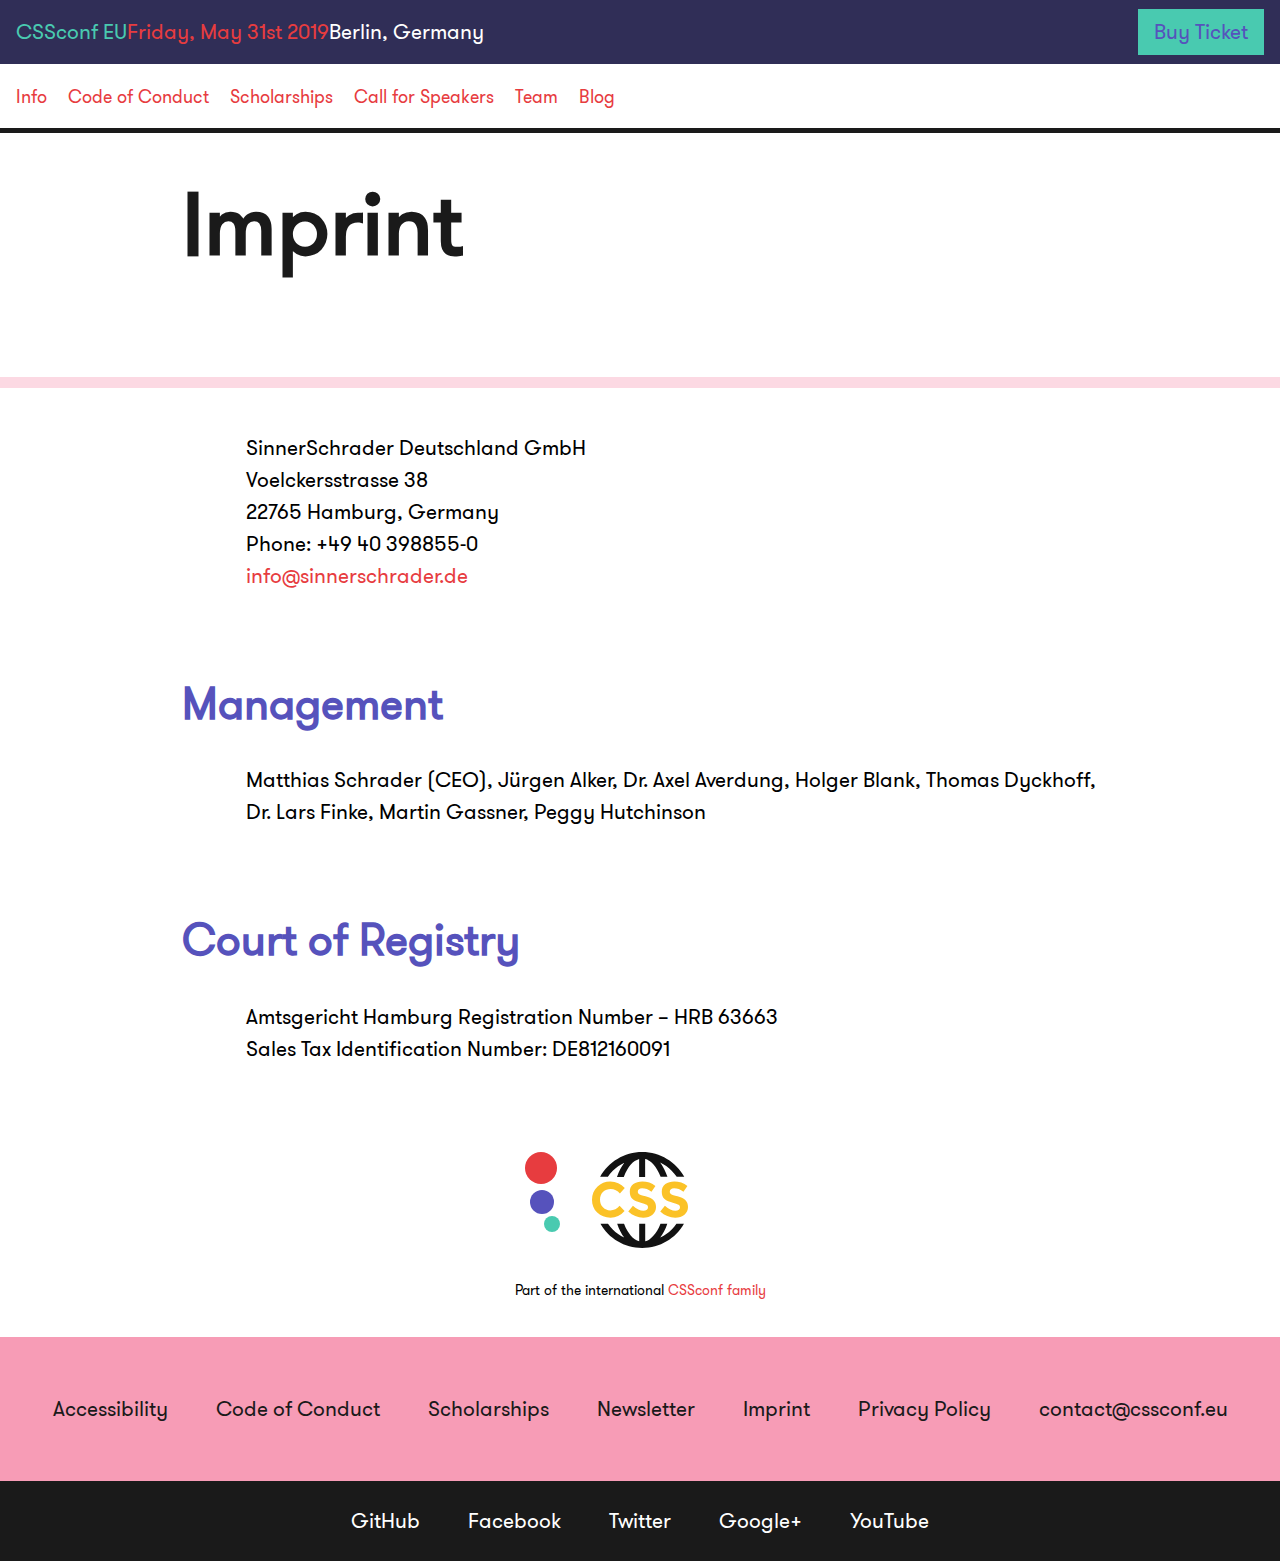
<file: imprint/index.html>
<!DOCTYPE html>
<html lang="en">
<head>
  <meta charset="utf-8">
  <meta http-equiv="x-ua-compatible" content="ie=edge">
  <title>Imprint</title>
  <meta name="viewport" content="width=device-width, initial-scale=1">
  <link rel="stylesheet" href="/css/main.css?1542014402782">

  <meta property="og:url" content="https://2019.cssconf.eu"/>
  <meta property="og:type" content="website"/>
  <meta property="og:title"
        content="Imprint"/>

  
    
    
    <meta name="twitter:card" content="summary_large_image">
    <meta name="twitter:site" content="@CSSconfeu">
    <meta name="twitter:creator" content="@CSSconfeu">
    <meta name="twitter:title" content="Imprint">
    <meta property="og:title" content="Imprint">
    
    <meta name="twitter:image" content="https://2019.cssconf.eu/images/open-graph-image.jpg">
    <meta property="og:image" content="https://2019.cssconf.eu/images/open-graph-image.jpg">
  
  <link rel="apple-touch-icon" href="/icons/apple-touch-icon.png" />

<link rel="icon" type="image/png" href="/icons/favicon-16x16.png" sizes="16x16" />
<link rel="icon" type="image/png" href="/icons/favicon-32x32.png" sizes="32x32" />

<link rel="icon" type="image/png" href="/icons/android-chrome-192x192.png" sizes="192x192" />
<link rel="icon" type="image/png" href="/icons/android-chrome-256x256.png" sizes="256x256" />

<meta name="application-name" content="CSSconf EU 2019"/>


  <script src="/js/main.js?1542014402782" defer></script>
</head>
<body class="page--coc">



<header class="c-header-global">
  <div class="c-header-global__wrapper">
    <a href="/"
      class="c-header-global__link"
      title="Home">
      <span class="c-header-global__text--name">CSSconf EU</span>
      <span class="c-header-global__hide-on-mobile">
        <span class="c-header-global__text--date">Friday, May 31st 2019</span>
        <span class="c-header-global__text--location">Berlin, Germany</span>
      </span>
    </a>
    <div class="c-header-global__button">
      <a href="https://ti.to/cssconfeu/cssconfeu-2019/"
         class="c-btn">
        Buy Ticket
      </a>
    </div>
  </div>
  <nav class="c-nav-main" id="nav-main">
    <ul class="c-nav-main__list">
      
  <li class="c-nav-main__list-el">
    <a class="c-nav-main__link" href="/info/" >Info</a>
  </li>

      
  <li class="c-nav-main__list-el">
    <a class="c-nav-main__link" href="/code-of-conduct/" >Code of Conduct</a>
  </li>

      
  <li class="c-nav-main__list-el">
    <a class="c-nav-main__link" href="/scholarships/" >Scholarships</a>
  </li>

      
  <li class="c-nav-main__list-el">
    <a class="c-nav-main__link" href="/call-for-speakers/" >Call for Speakers</a>
  </li>

      
  <li class="c-nav-main__list-el">
    <a class="c-nav-main__link" href="/team/" >Team</a>
  </li>

      
  <li class="c-nav-main__list-el">
    <a class="c-nav-main__link" href="https://blog.cssconf.eu" target="_blank">Blog</a>
  </li>

    </ul>
    <button class="c-nav-main__close js-nav-main-toggle">Close</button>
  </nav>
  <button class="c-nav-main-toggle js-nav-main-toggle">Menu</button>
</header>


<div class="l-wrapper">
  
  

  
  <section class="c-intro ">
    <div class="l-container">
      <div class="c-intro__wrapper">
        
        <h1 class="c-intro__title">Imprint</h1>
      </div>
      <p class="c-intro__text copy--max">
        
      </p>
    </div>
  </section>


  <div class="l-container">
    <main>
      <div class="c-markdown c-markdown--indented-paragraphs">
        <p>SinnerSchrader Deutschland GmbH<br/>
Voelckersstrasse 38<br/>
22765 Hamburg, Germany<br/>
Phone: +49 40 398855-0<br/>
<a href="mailto://info@sinnerschrader.com">info@sinnerschrader.de</a></p>
<h2 id="management">Management</h2>
<p>Matthias Schrader (CEO), Jürgen Alker, Dr. Axel Averdung, Holger Blank, Thomas Dyckhoff, Dr. Lars Finke, Martin Gassner, Peggy Hutchinson</p>
<h2 id="court-of-registry">Court of Registry</h2>
<p>Amtsgericht Hamburg Registration Number – HRB 63663<br/>
Sales Tax Identification Number: DE812160091</p>

      </div>
    </main>
  </div>

</div>

<section>
  <div class="l-container">
    <div class="c-globe">
      <div class="c-globe__element-wrapper">
        
    <svg class="svg svg-globe" viewbox="0 0 16 16">
        

        <use xlink:href="#globe"></use>
    </svg>


        <div class="c-globe__orb-1"></div>
        <div class="c-globe__orb-2"></div>
        <div class="c-globe__orb-3"></div>
      </div>
    </div>
    <p class="copy--mini copy--center">Part of the international <a href="http://cssconf.org/">CSSconf family</a></p>
  </div>
</section>

<footer class="c-footer-global">
  <nav class="c-nav-pages">
    <ul class="c-nav-list c-nav-list--footer-global">
      <li>
        <a class="c-nav-list__anchor" href="/accessibility/">Accessibility</a>
      </li>
      <li>
        <a class="c-nav-list__anchor" href="/code-of-conduct/">Code of Conduct</a>
      </li>
      <li>
        <a class="c-nav-list__anchor" href="/scholarships/">Scholarships</a>
      </li>
      <li>
        <a class="c-nav-list__anchor" href="https://jsconf.us11.list-manage.com/subscribe?u=7a8adcde0f3c219f61b12a94c&id=ca2a86b0bd">Newsletter</a>
      </li>
      <li>
        <a class="c-nav-list__anchor" href="/imprint/">Imprint</a>
      </li>
      <li>
        <a class="c-nav-list__anchor" href="/privacy-policy/">Privacy Policy</a>
      </li>
      <li>
        <a class="c-nav-list__anchor"
           href="mailto:contact@cssconf.eu">
          contact@cssconf.eu
        </a>
      </li>
    </ul>
  </nav>
  <nav class="c-nav-social">
    <ul class="c-nav-list c-nav-list--footer-global">
      <li>
        <a class="c-nav-list__anchor c-nav-list__anchor--social"
           target="_blank"
           href="https://github.com/cssconf/2019.cssconf.eu">
          GitHub
        </a>
      </li>
      <li>
        <a class="c-nav-list__anchor c-nav-list__anchor--social"
           target="_blank"
           href="https://www.facebook.com/cssconfeu/">
          Facebook
        </a>
      </li>
      <li>
        <a class="c-nav-list__anchor c-nav-list__anchor--social"
           target="_blank"
           href="https://twitter.com/cssconfeu">
          Twitter
        </a>
      </li>
      <li>
        <a class="c-nav-list__anchor c-nav-list__anchor--social"
           target="_blank"
           href="https://plus.google.com/+CssconfEu/">
          Google+
        </a>
      </li>
      <li>
        <a class="c-nav-list__anchor c-nav-list__anchor--social"
           target="_blank"
           href="https://www.youtube.com/playlist?list=PL37ZVnwpeshF0XmpjKBJ3-0kvr3b5ZpJR">
          YouTube
        </a>
      </li>
    </ul>
  </nav>
</footer>


<div style="height: 0; width: 0; position: absolute; visibility: hidden;">
  <?xml version="1.0" encoding="UTF-8"?><!DOCTYPE svg PUBLIC "-//W3C//DTD SVG 1.1//EN" "http://www.w3.org/Graphics/SVG/1.1/DTD/svg11.dtd"><svg xmlns="http://www.w3.org/2000/svg" xmlns:xlink="http://www.w3.org/1999/xlink"><defs><style>.cls-1{fill:#fdd9e3;}</style></defs><symbol id="close"><g fill="#FFF" fill-rule="evenodd"><path d="M5.15.908L39.093 34.85l-4.243 4.243L.91 5.15z"/><path d="M.908 34.85L34.85.907l4.243 4.243L5.15 39.09z"/></g></symbol><symbol id="cssconfeu-logo" viewBox="0 0 440 274">
    <!-- Generator: Sketch 50.2 (55047) - http://www.bohemiancoding.com/sketch -->
    <title>logo-1</title>
    <desc>Created with Sketch.</desc>
    
    <g id="logo-1" stroke="none" stroke-width="1" fill="none" fill-rule="evenodd">
        <path d="M50.43488,243.12064 L40.38944,243.12064 C39.83648,238.42048 37.07168,235.28704 30.25184,235.28704 C22.5104,235.28704 18.73184,241.64608 18.73184,248.92672 C18.73184,256.29952 22.23392,262.5664 30.89696,262.5664 C36.7952,262.5664 39.19136,259.98592 40.4816,255.6544 L50.52704,255.6544 C49.14464,264.59392 42.60128,271.50592 30.15968,271.50592 C16.15136,271.50592 8.6864,260.63104 8.6864,248.92672 C8.6864,237.31456 16.15136,226.34752 30.06752,226.34752 C44.07584,226.34752 49.78976,234.82624 50.43488,243.12064 Z M81.8307199,271.50592 C68.1910399,271.50592 59.2515199,261.09184 59.2515199,248.92672 C59.2515199,236.7616 68.1910399,226.34752 81.8307199,226.34752 C95.6547199,226.34752 104.59424,236.7616 104.59424,248.92672 C104.59424,261.09184 95.6547199,271.50592 81.8307199,271.50592 Z M81.8307199,262.5664 C89.5721599,262.5664 94.5487999,256.29952 94.5487999,248.92672 C94.5487999,241.55392 89.5721599,235.28704 81.8307199,235.28704 C74.2735999,235.28704 69.2969599,241.55392 69.2969599,248.92672 C69.2969599,256.29952 74.2735999,262.5664 81.8307199,262.5664 Z M116.36,270.4 L116.36,227.45344 L126.40544,227.45344 L126.40544,233.44384 C129.07808,228.83584 134.05472,226.34752 140.41376,226.34752 C146.58848,226.34752 150.92,228.55936 153.31616,232.1536 C155.43584,235.3792 156.08096,238.97344 156.08096,244.87168 L156.08096,270.4 L146.03552,270.4 L146.03552,248.18944 C146.03552,240.81664 143.91584,235.19488 136.72736,235.19488 C129.7232,235.19488 126.40544,240.81664 126.40544,248.18944 L126.40544,270.4 L116.36,270.4 Z M195.49472,206.44096 L195.49472,214.91968 C194.11232,214.55104 192.63776,214.27456 191.07104,214.27456 C187.9376,214.27456 184.2512,214.27456 184.2512,221.00224 L184.2512,227.45344 L195.49472,227.45344 L195.49472,235.84 L184.2512,235.84 L184.2512,270.4 L174.20576,270.4 L174.20576,235.84 L165.45056,235.84 L165.45056,227.45344 L174.20576,227.45344 L174.20576,222.10816 C174.20576,205.70368 184.712,205.33504 189.68864,205.33504 C192.26912,205.33504 194.3888,205.888 195.49472,206.44096 Z M203.758399,263.58016 C203.758399,259.43296 207.076159,256.1152 211.131199,256.1152 C215.278399,256.1152 218.596159,259.43296 218.596159,263.58016 C218.596159,267.6352 215.278399,270.95296 211.131199,270.95296 C207.076159,270.95296 203.758399,267.6352 203.758399,263.58016 Z M269.622079,215.38048 L242.987839,215.38048 L242.987839,233.62816 L269.622079,233.62816 L269.622079,243.12064 L242.987839,243.12064 L242.987839,260.90752 L269.622079,260.90752 L269.622079,270.4 L232.389439,270.4 L232.389439,205.888 L269.622079,205.888 L269.622079,215.38048 Z M283.691839,248.83456 L283.691839,205.888 L294.290239,205.888 L294.290239,248.83456 C294.290239,256.20736 299.266879,262.47424 306.823999,262.47424 C314.565439,262.47424 319.542079,256.20736 319.542079,248.83456 L319.542079,205.888 L330.140479,205.888 L330.140479,248.83456 C330.140479,261.36832 321.016639,271.96672 306.823999,271.96672 C292.907839,271.96672 283.691839,261.36832 283.691839,248.83456 Z" id="conf.EU" fill="#191919"/>
        <path d="M170.0352,118.560002 C168.191991,126.393641 165.043222,133.689568 160.5888,140.448002 C156.134378,147.206435 150.604833,153.119976 144,158.188802 C137.395167,163.257627 129.792043,167.212787 121.1904,170.054402 C112.588757,172.896016 103.372849,174.316802 93.5424,174.316802 C80.332734,174.316802 68.5056522,172.012825 58.0608,167.404802 C47.6159478,162.796778 38.7456365,156.61444 31.4496,148.857602 C24.1535635,141.100763 18.5472196,132.115253 14.6304,121.900802 C10.7135804,111.68635 8.7552,100.896058 8.7552,89.5296015 C8.7552,78.623947 10.6367812,68.1024522 14.4,57.9648015 C18.1632188,47.8271508 23.6159643,38.8416407 30.7584,31.0080015 C37.9008357,23.1743624 46.5023497,16.9152249 56.5632,12.2304015 C66.6240503,7.5455781 78.0287363,5.20320153 90.7776,5.20320153 C102.75846,5.20320153 113.395154,6.85438501 122.688,10.1568015 C131.980846,13.459218 139.929567,17.9135735 146.5344,23.5200015 C153.139233,29.1264296 158.39998,35.7311635 162.3168,43.3344015 C166.23362,50.9376395 168.806394,59.1167577 170.0352,67.8720015 L142.1568,67.8720015 C141.235195,62.3423739 139.430413,57.1968253 136.7424,52.4352015 C134.054387,47.6735777 130.67522,43.5648188 126.6048,40.1088015 C122.53438,36.6527842 117.772827,33.9264115 112.32,31.9296015 C106.867173,29.9327915 100.838433,28.9344015 94.2336,28.9344015 C85.0175539,28.9344015 76.7616365,30.6239846 69.4656,34.0032015 C62.1695635,37.3824184 56.0640246,41.8751735 51.1488,47.4816015 C46.2335754,53.0880296 42.4704131,59.539165 39.8592,66.8352015 C37.2479869,74.131238 35.9424,81.6959624 35.9424,89.5296015 C35.9424,97.824043 37.2863866,105.657565 39.9744,113.030402 C42.6624134,120.403238 46.5791743,126.892773 51.7248,132.499202 C56.8704257,138.10563 63.244762,142.521585 70.848,145.747202 C78.451238,148.972818 87.1679508,150.585602 96.9984,150.585602 C101.606423,150.585602 106.252777,149.77921 110.9376,148.166402 C115.622423,146.553593 119.96158,144.326416 123.9552,141.484802 C127.94882,138.643187 131.443185,135.264021 134.4384,131.347202 C137.433615,127.430382 139.622393,123.168025 141.0048,118.560002 L170.0352,118.560002 Z M218.572801,117.638402 C218.572801,128.236855 221.491171,136.377573 227.328001,142.060802 C233.16483,147.74403 240.691154,150.585602 249.907201,150.585602 C253.593619,150.585602 257.049584,150.009607 260.275201,148.857602 C263.500817,147.705596 266.303989,146.092812 268.684801,144.019202 C271.065612,141.945591 272.947194,139.449616 274.329601,136.531202 C275.712007,133.612787 276.403201,130.31042 276.403201,126.624002 C276.403201,122.476781 275.596809,119.020815 273.984001,116.256002 C272.371192,113.491188 270.297613,111.148811 267.763201,109.228802 C265.228788,107.308792 262.464016,105.696008 259.468801,104.390402 C256.473586,103.084795 253.593614,101.971206 250.828801,101.049602 C243.455964,98.4383885 236.544033,95.788815 230.092801,93.1008015 C223.641568,90.4127881 217.996825,87.1872203 213.158401,83.4240015 C208.319976,79.6607827 204.518414,75.0912284 201.753601,69.7152015 C198.988787,64.3391746 197.606401,57.5808422 197.606401,49.4400015 C197.606401,42.8351685 198.950387,36.8064288 201.638401,31.3536015 C204.326414,25.9007743 207.935978,21.2160211 212.467201,17.2992015 C216.998423,13.3823819 222.29757,10.3872119 228.364801,8.31360153 C234.432031,6.23999116 240.844767,5.20320153 247.603201,5.20320153 C254.822437,5.20320153 261.580769,6.43198924 267.878401,8.88960153 C274.176032,11.3472138 279.628777,14.8031793 284.236801,19.2576015 C288.844824,23.7120238 292.454387,29.0111708 295.065601,35.1552015 C297.676814,41.2992322 298.982401,48.1343639 298.982401,55.6608015 L272.486401,55.6608015 C272.486401,47.6735616 270.336022,41.2224261 266.035201,36.3072015 C261.734379,31.3919769 255.820838,28.9344015 248.294401,28.9344015 C241.689568,28.9344015 236.006424,30.6239846 231.244801,34.0032015 C226.483177,37.3824184 224.102401,42.527967 224.102401,49.4400015 C224.102401,52.6656177 224.755194,55.5455889 226.060801,58.0800015 C227.366407,60.6144142 229.132789,62.8031923 231.360001,64.6464015 C233.587212,66.4896107 236.083187,68.1023946 238.848001,69.4848015 C241.612814,70.8672084 244.531185,72.0959961 247.603201,73.1712015 C253.900832,75.475213 260.313568,77.9327885 266.841601,80.5440015 C273.369633,83.1552146 279.321574,86.3807823 284.697601,90.2208015 C290.073627,94.0608207 294.451184,98.6687746 297.830401,104.044802 C301.209617,109.420828 302.899201,115.948763 302.899201,123.628802 C302.899201,131.923243 301.440015,139.21917 298.521601,145.516802 C295.603186,151.814433 291.609626,157.11358 286.540801,161.414402 C281.471975,165.715223 275.596834,168.940791 268.915201,171.091202 C262.233567,173.241612 255.129638,174.316802 247.603201,174.316802 C240.230364,174.316802 233.203234,173.049614 226.521601,170.515202 C219.839967,167.980789 213.964826,164.294426 208.896001,159.456002 C203.827175,154.617577 199.756816,148.704036 196.684801,141.715202 C193.612785,134.726367 192.076801,126.700847 192.076801,117.638402 L218.572801,117.638402 Z M353.510401,117.638402 C353.510401,128.236855 356.428772,136.377573 362.265601,142.060802 C368.10243,147.74403 375.628755,150.585602 384.844801,150.585602 C388.53122,150.585602 391.987185,150.009607 395.212801,148.857602 C398.438417,147.705596 401.241589,146.092812 403.622401,144.019202 C406.003213,141.945591 407.884794,139.449616 409.267201,136.531202 C410.649608,133.612787 411.340801,130.31042 411.340801,126.624002 C411.340801,122.476781 410.534409,119.020815 408.921601,116.256002 C407.308793,113.491188 405.235214,111.148811 402.700801,109.228802 C400.166388,107.308792 397.401616,105.696008 394.406401,104.390402 C391.411186,103.084795 388.531215,101.971206 385.766401,101.049602 C378.393564,98.4383885 371.481633,95.788815 365.030401,93.1008015 C358.579169,90.4127881 352.934425,87.1872203 348.096001,83.4240015 C343.257577,79.6607827 339.456015,75.0912284 336.691201,69.7152015 C333.926387,64.3391746 332.544001,57.5808422 332.544001,49.4400015 C332.544001,42.8351685 333.887988,36.8064288 336.576001,31.3536015 C339.264015,25.9007743 342.873578,21.2160211 347.404801,17.2992015 C351.936024,13.3823819 357.235171,10.3872119 363.302401,8.31360153 C369.369631,6.23999116 375.782367,5.20320153 382.540801,5.20320153 C389.760037,5.20320153 396.51837,6.43198924 402.816001,8.88960153 C409.113633,11.3472138 414.566378,14.8031793 419.174401,19.2576015 C423.782424,23.7120238 427.391988,29.0111708 430.003201,35.1552015 C432.614414,41.2992322 433.920001,48.1343639 433.920001,55.6608015 L407.424001,55.6608015 C407.424001,47.6735616 405.273623,41.2224261 400.972801,36.3072015 C396.67198,31.3919769 390.758439,28.9344015 383.232001,28.9344015 C376.627168,28.9344015 370.944025,30.6239846 366.182401,34.0032015 C361.420777,37.3824184 359.040001,42.527967 359.040001,49.4400015 C359.040001,52.6656177 359.692795,55.5455889 360.998401,58.0800015 C362.304008,60.6144142 364.07039,62.8031923 366.297601,64.6464015 C368.524812,66.4896107 371.020787,68.1023946 373.785601,69.4848015 C376.550415,70.8672084 379.468786,72.0959961 382.540801,73.1712015 C388.838433,75.475213 395.251168,77.9327885 401.779201,80.5440015 C408.307234,83.1552146 414.259174,86.3807823 419.635201,90.2208015 C425.011228,94.0608207 429.388784,98.6687746 432.768001,104.044802 C436.147218,109.420828 437.836801,115.948763 437.836801,123.628802 C437.836801,131.923243 436.377616,139.21917 433.459201,145.516802 C430.540786,151.814433 426.547226,157.11358 421.478401,161.414402 C416.409576,165.715223 410.534434,168.940791 403.852801,171.091202 C397.171168,173.241612 390.067239,174.316802 382.540801,174.316802 C375.167964,174.316802 368.140834,173.049614 361.459201,170.515202 C354.777568,167.980789 348.902426,164.294426 343.833601,159.456002 C338.764776,154.617577 334.694416,148.704036 331.622401,141.715202 C328.550386,134.726367 327.014401,126.700847 327.014401,117.638402 L353.510401,117.638402 Z" id="CSS" fill="#191919"/>
    </g>
</symbol><symbol id="globe" viewBox="0 0 143.8 143.7">
<g>
  <path fill="#FBC227" d="M27.2,87.4c5.7,0,10.4-2.3,14.1-6.8l7.5,7.7c-6,6.7-13,10-21,10c-8.1,0-14.7-2.5-20-7.6C2.6,85.6,0,79.2,0,71.4
  s2.7-14.3,8-19.5s11.8-7.8,19.5-7.8c8.6,0,15.8,3.3,21.6,9.8l-7.3,8.2c-3.7-4.6-8.3-6.9-13.8-6.9c-4.4,0-8.2,1.4-11.3,4.3
  S12,66.3,12,71.1s1.5,8.8,4.4,11.7C19.5,86,23,87.4,27.2,87.4L27.2,87.4z"/>
  <path fill="#FBC227" d="M70.3,55.8c-1.1,0.9-1.7,2.2-1.7,3.7s0.7,2.7,2.1,3.6c1.4,0.9,4.5,2,9.5,3.2s8.8,3.1,11.6,5.5c2.7,2.5,4.1,6,4.1,10.7
  s-1.8,8.5-5.3,11.4s-8.2,4.4-13.9,4.4c-8.3,0-15.8-3.1-22.4-9.2l7-8.5c5.6,5,10.9,7.4,15.7,7.4c2.1,0,3.8-0.5,5.1-1.4
  c1.2-0.9,1.8-2.2,1.8-3.8s-0.7-2.8-2-3.8c-1.3-0.9-3.9-1.9-7.7-2.8c-6.1-1.4-10.6-3.3-13.4-5.7c-2.8-2.3-4.2-6-4.2-11
  S58.4,50.7,62,48c3.6-2.7,8-4,13.4-4c3.5,0,7,0.6,10.5,1.8c3.5,1.2,6.5,2.9,9.1,5.1l-5.9,8.5c-4.5-3.5-9.3-5.2-14.1-5.2
  C73,54.4,71.4,54.9,70.3,55.8z M118.2,55.8c-1.1,0.9-1.7,2.2-1.7,3.7s0.7,2.7,2.1,3.6c1.4,0.9,4.5,2,9.5,3.2s8.8,3.1,11.6,5.5
  c2.7,2.5,4.1,6,4.1,10.7s-1.8,8.5-5.3,11.4s-8.2,4.4-13.9,4.4c-8.3,0-15.8-3.1-22.4-9.2l7-8.5c5.6,5,10.9,7.4,15.7,7.4
  c2.1,0,3.8-0.5,5.1-1.4c1.2-0.9,1.8-2.2,1.8-3.8s-0.7-2.8-2-3.8c-1.3-0.9-3.9-1.9-7.7-2.8c-6.1-1.4-10.6-3.3-13.4-5.7
  c-2.8-2.3-4.2-6-4.2-11s1.8-8.8,5.4-11.5c3.6-2.7,8-4,13.4-4c3.5,0,7,0.6,10.5,1.8c3.5,1.2,6.5,2.9,9.1,5.1l-5.9,8.5
  c-4.5-3.5-9.3-5.2-14.1-5.2C120.8,54.4,119.3,54.9,118.2,55.8L118.2,55.8z"/>
</g>
<g>
  <path fill="hsl(0, 0%, 7%)" d="M23.5,37.3c2.2-3,4.7-6.5,7.6-9.3c5.1-5,10.8-9.1,17.2-12.1c-4.4,5.9-8.1,13.4-10.9,21.4h10.2c1.5-4,3.3-7.8,5.3-11.1
  c3.2-5.4,7.1-9.8,11.1-12.6c2.1-1.5,4.6-2.6,6.6-3.3v27h9v-27c3,0.6,4.6,1.7,6.7,3.2c4,2.8,7.9,7.2,11.1,12.6
  c2,3.3,3.9,7.1,5.4,11.1H113c-2.8-8-6.4-15.6-10.9-21.5c6.4,3.1,12.2,7.2,17.2,12.2c2.8,2.8,5.4,6.2,7.6,9.2h11.3
  C125.9,15.1,102.3,0,75.2,0s-50.7,15.1-63,37.1h11.3V37.3z"/>
  <path fill="hsl(0, 0%, 7%)" d="M126.5,107.3c-2.1,3-4.4,6-7.1,8.7c-5.1,5-10.8,9-17.2,12.1c4.3-5.7,7.9-12.7,10.6-20.7h-10.2c-1.4,4-3.1,7.4-5,10.5
  c-3.2,5.4-7.3,9.8-11.2,12.6c-2.1,1.5-3.7,2.7-6.7,3.3v-26.5h-9v26.5c-2-0.6-4.5-1.7-6.6-3.2c-4-2.8-7.9-7.4-11.1-12.8
  c-1.9-3.1-3.6-6.5-5-10.5H37.7c2.7,8,6.3,15.2,10.6,20.9c-6.4-3.1-12.2-7.3-17.2-12.3c-2.6-2.6-5-5.5-7.1-8.5H12.7
  c12.4,22,35.8,36.3,62.5,36.3s50.1-14.3,62.5-36.3h-11.2V107.3z"/>
</g>
</symbol><symbol id="hamburger"><path d="M0 12h48v6H0zm0 12h48v6H0zM0 0h48v6H0z" fill="#FFF" fill-rule="evenodd"/></symbol><symbol id="index-arrow" viewBox="0 0 1430 321"><title>arrow</title><polygon class="cls-1" points="1430 160.5 1192 0 1192 100 0 100 0 221 1192 221 1192 321 1430 160.5"/></symbol></svg>
</div>

</body>
</html>
</file>
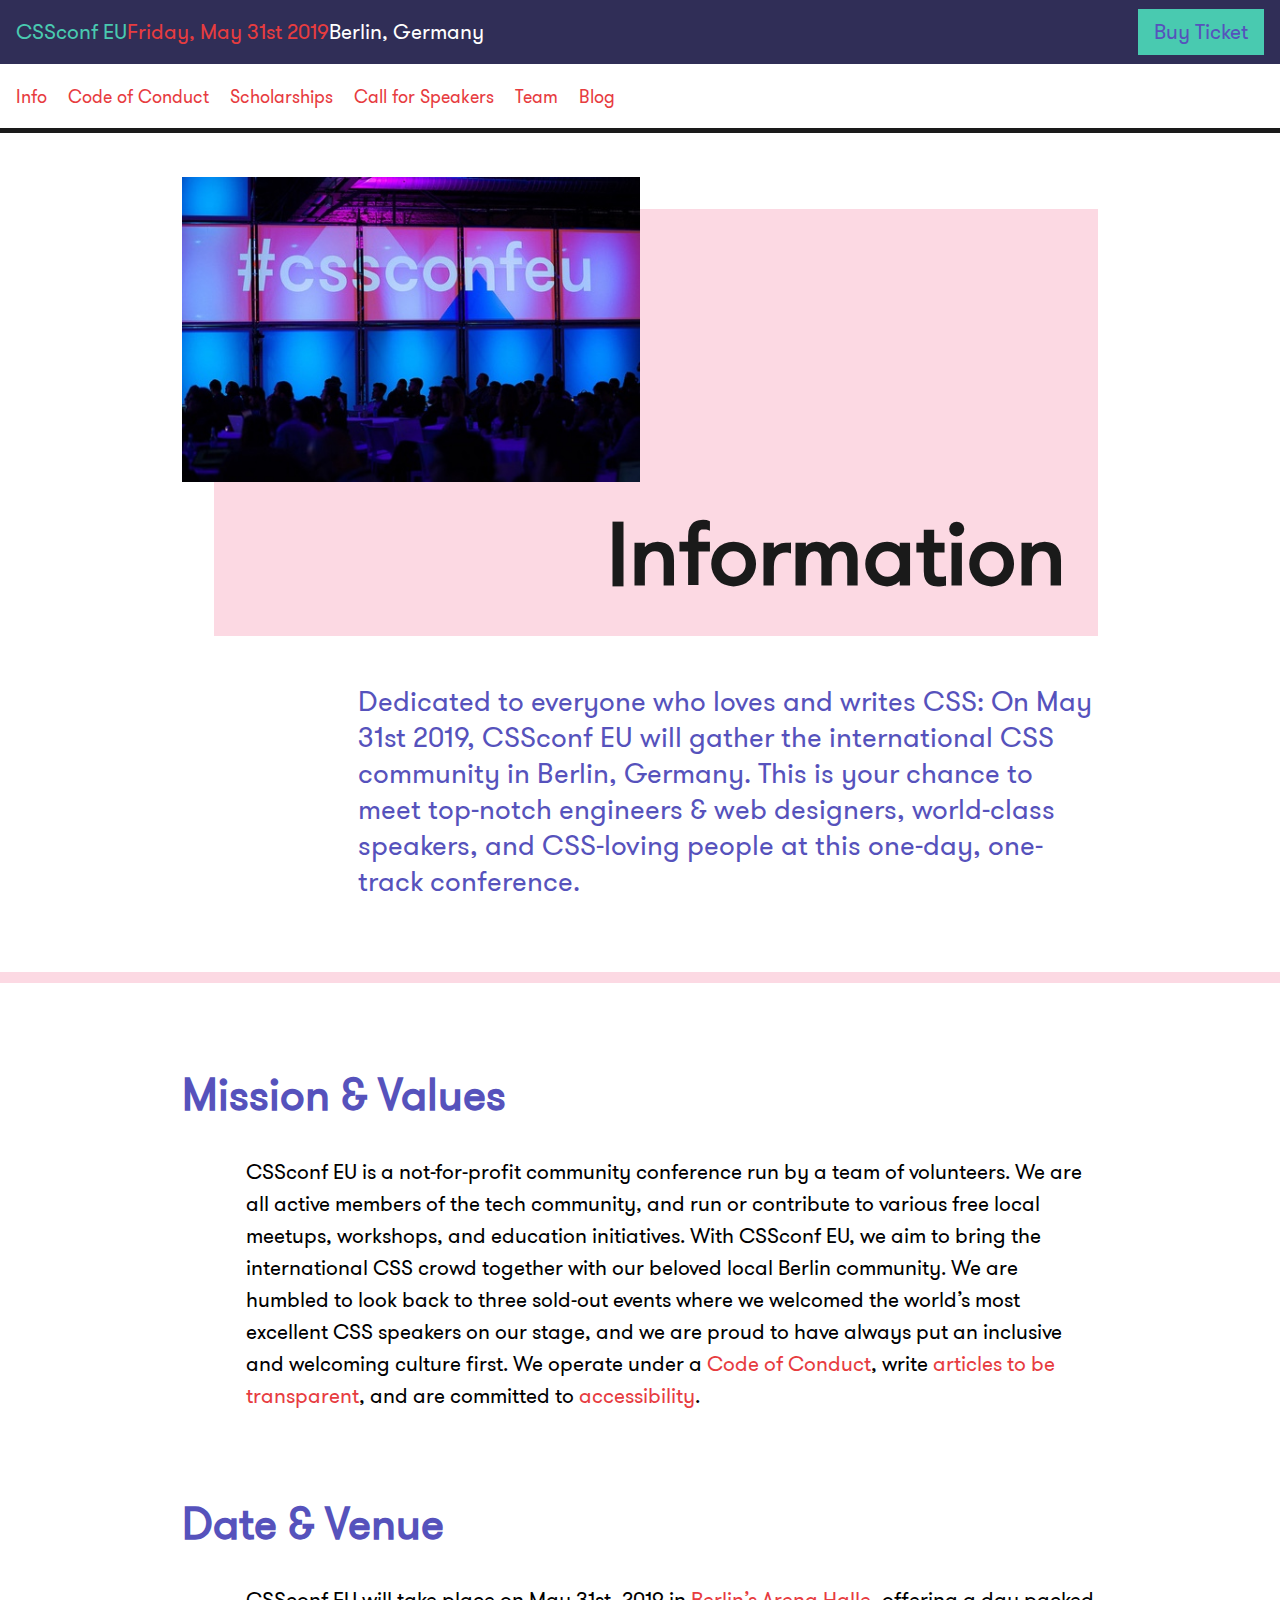
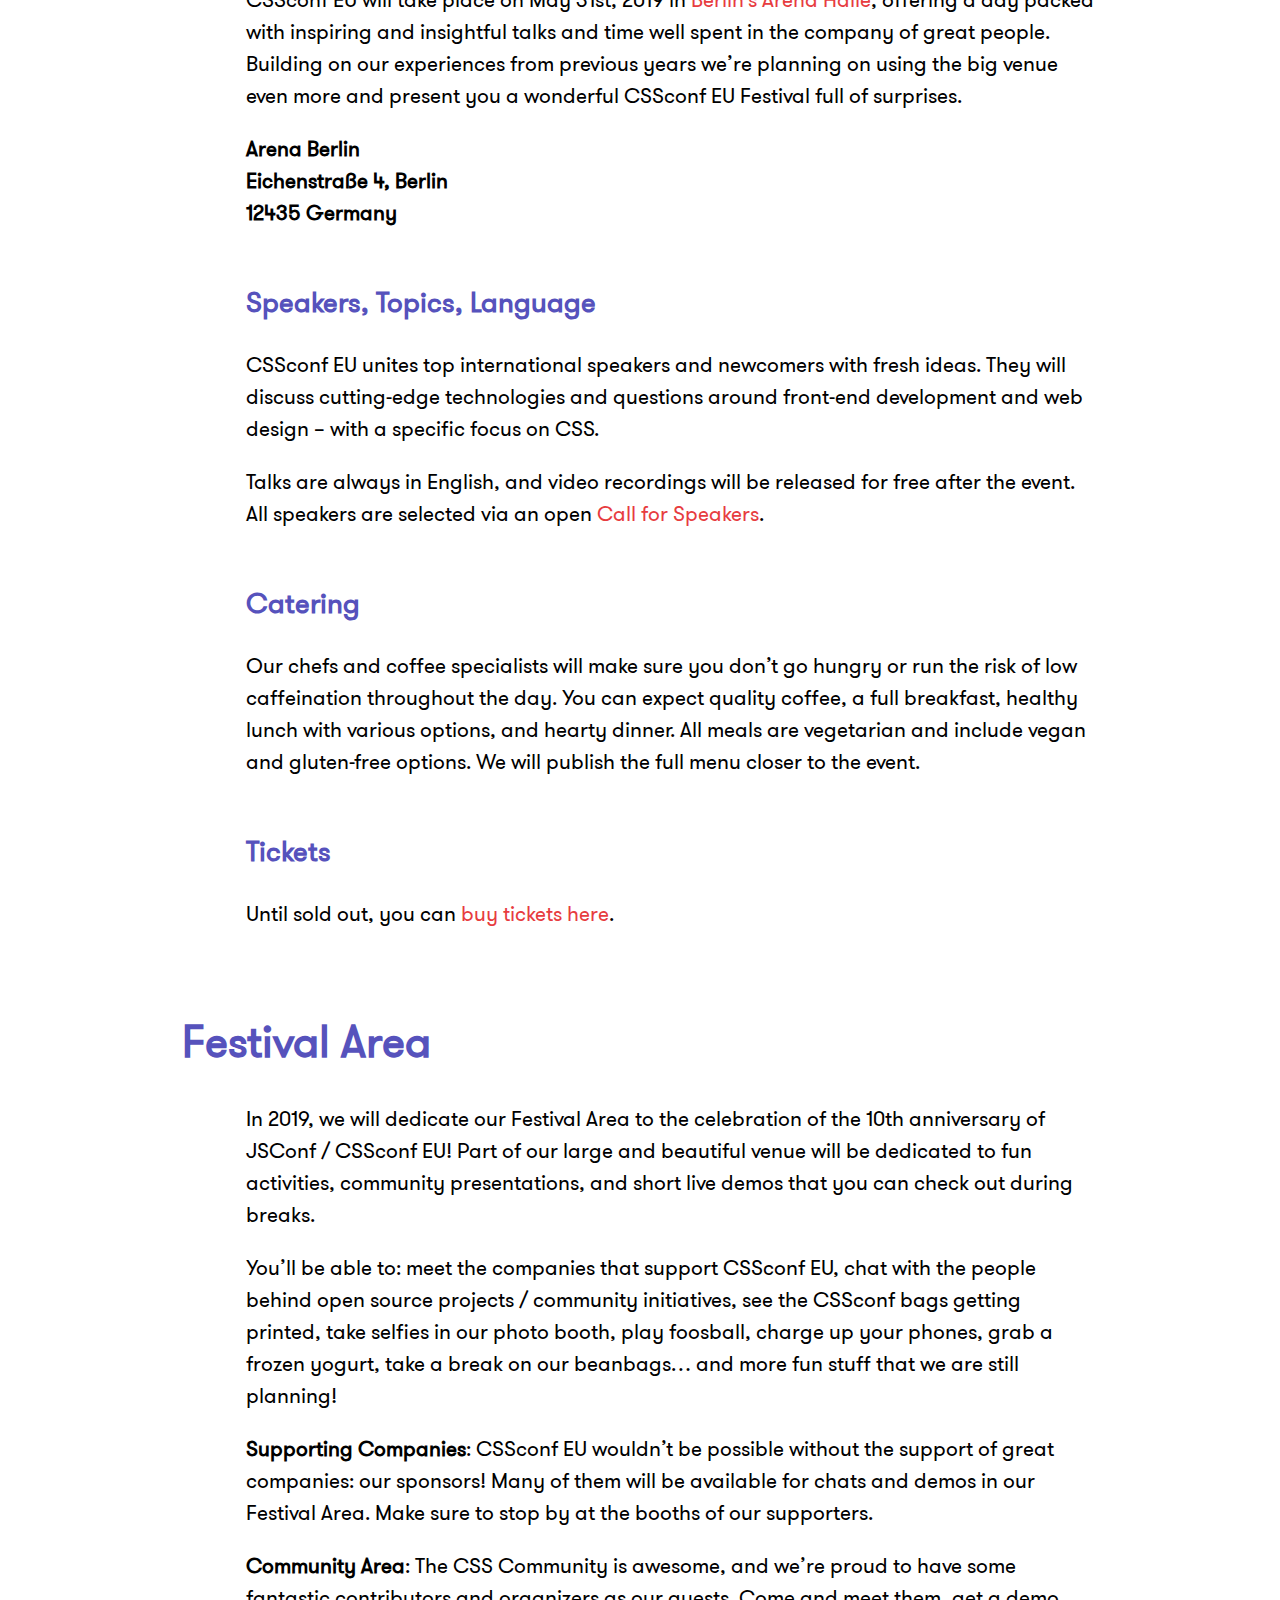
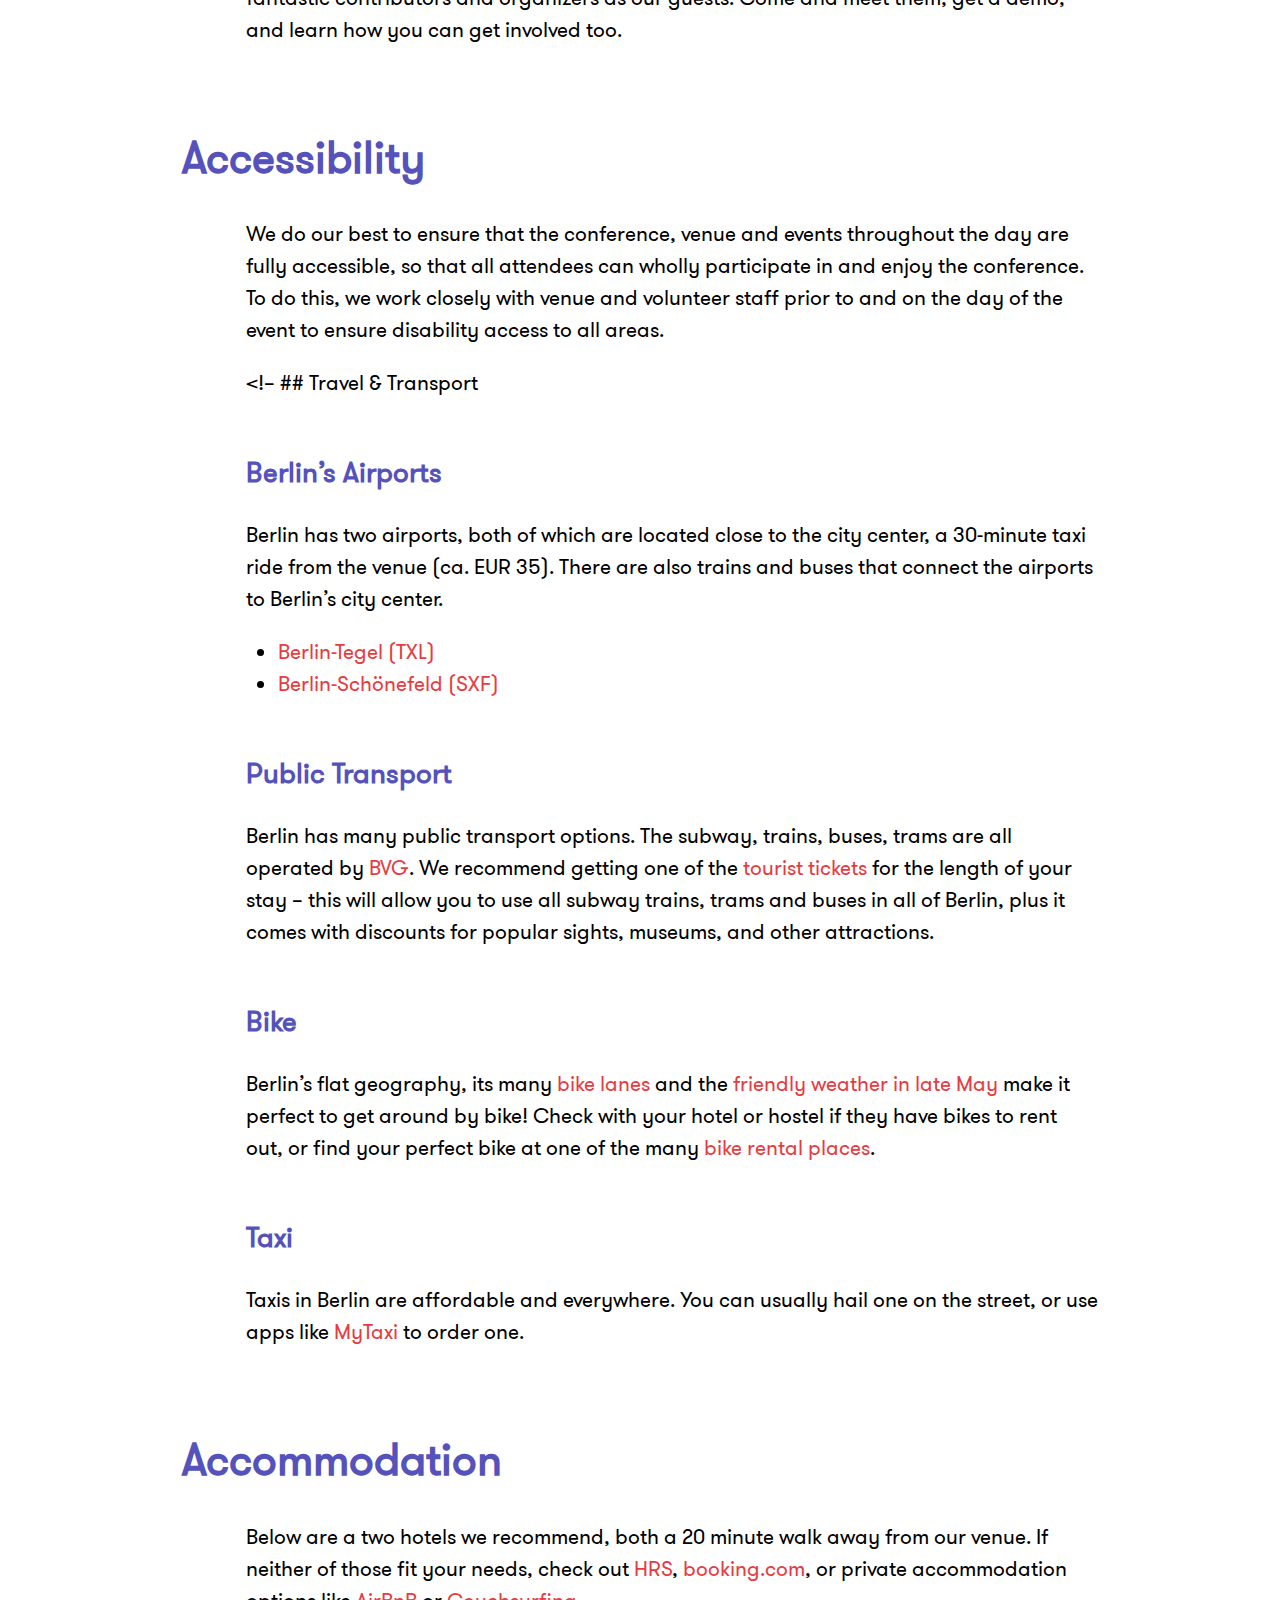
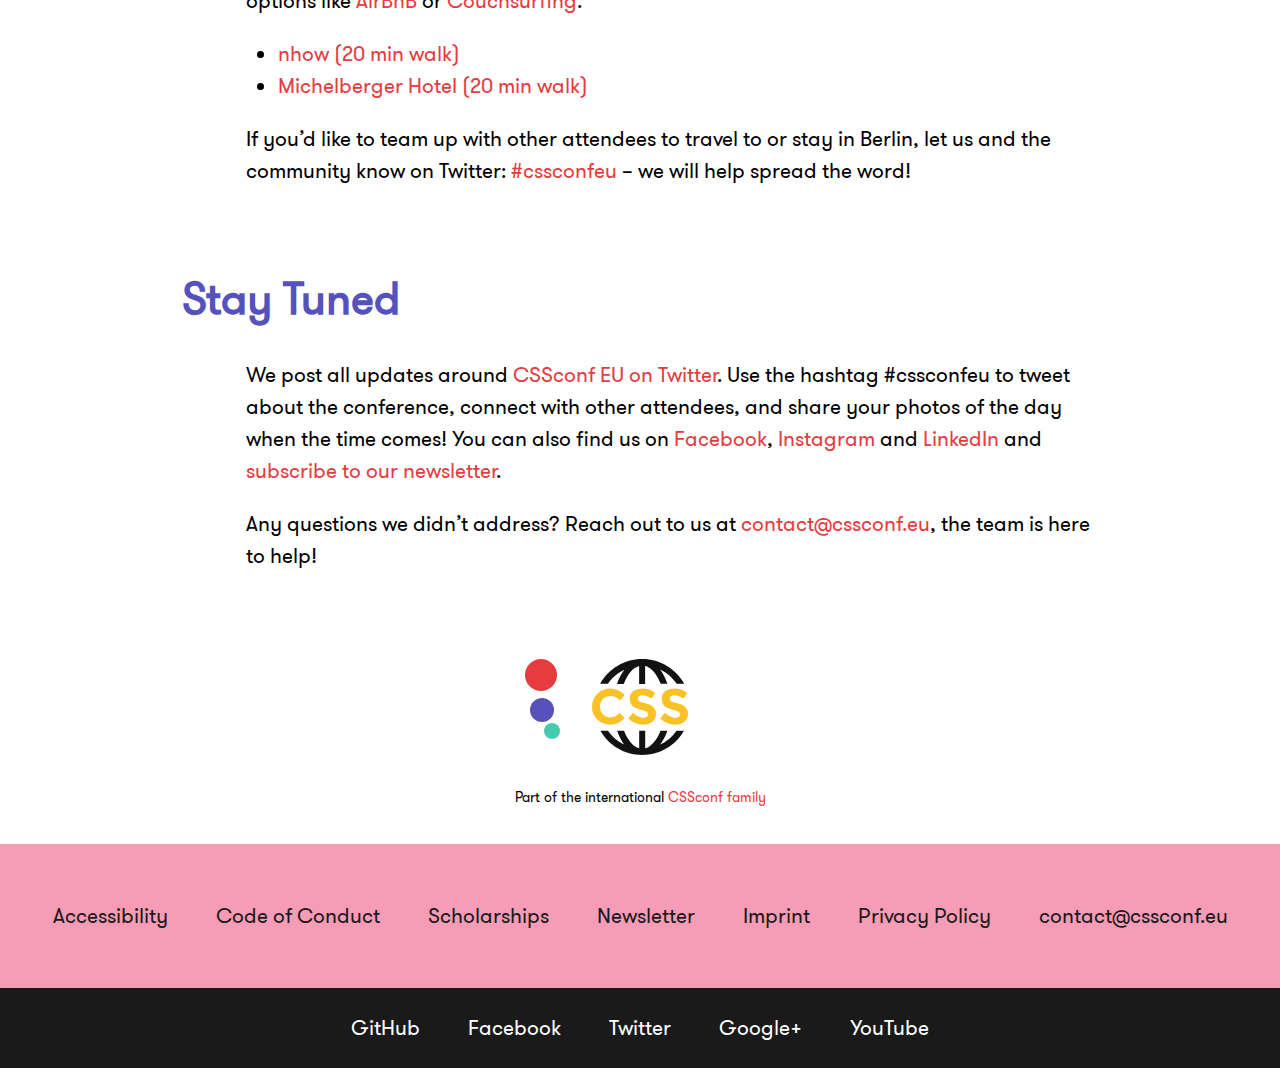
<file: info/index.html>
<!DOCTYPE html>
<html lang="en">
<head>
  <meta charset="utf-8">
  <meta http-equiv="x-ua-compatible" content="ie=edge">
  <title>Information</title>
  <meta name="viewport" content="width=device-width, initial-scale=1">
  <link rel="stylesheet" href="/css/main.css?1542014402782">

  <meta property="og:url" content="https://2019.cssconf.eu"/>
  <meta property="og:type" content="website"/>
  <meta property="og:title"
        content="Information"/>

  
    
    
    <meta name="twitter:card" content="summary_large_image">
    <meta name="twitter:site" content="@CSSconfeu">
    <meta name="twitter:creator" content="@CSSconfeu">
    <meta name="twitter:title" content="Information">
    <meta property="og:title" content="Information">
    
    <meta name="twitter:image" content="https://2019.cssconf.eu/images/open-graph-image.jpg">
    <meta property="og:image" content="https://2019.cssconf.eu/images/open-graph-image.jpg">
  
  <link rel="apple-touch-icon" href="/icons/apple-touch-icon.png" />

<link rel="icon" type="image/png" href="/icons/favicon-16x16.png" sizes="16x16" />
<link rel="icon" type="image/png" href="/icons/favicon-32x32.png" sizes="32x32" />

<link rel="icon" type="image/png" href="/icons/android-chrome-192x192.png" sizes="192x192" />
<link rel="icon" type="image/png" href="/icons/android-chrome-256x256.png" sizes="256x256" />

<meta name="application-name" content="CSSconf EU 2019"/>


  <script src="/js/main.js?1542014402782" defer></script>
</head>
<body class="">



<header class="c-header-global">
  <div class="c-header-global__wrapper">
    <a href="/"
      class="c-header-global__link"
      title="Home">
      <span class="c-header-global__text--name">CSSconf EU</span>
      <span class="c-header-global__hide-on-mobile">
        <span class="c-header-global__text--date">Friday, May 31st 2019</span>
        <span class="c-header-global__text--location">Berlin, Germany</span>
      </span>
    </a>
    <div class="c-header-global__button">
      <a href="https://ti.to/cssconfeu/cssconfeu-2019/"
         class="c-btn">
        Buy Ticket
      </a>
    </div>
  </div>
  <nav class="c-nav-main" id="nav-main">
    <ul class="c-nav-main__list">
      
  <li class="c-nav-main__list-el">
    <a class="c-nav-main__link" href="/info/" >Info</a>
  </li>

      
  <li class="c-nav-main__list-el">
    <a class="c-nav-main__link" href="/code-of-conduct/" >Code of Conduct</a>
  </li>

      
  <li class="c-nav-main__list-el">
    <a class="c-nav-main__link" href="/scholarships/" >Scholarships</a>
  </li>

      
  <li class="c-nav-main__list-el">
    <a class="c-nav-main__link" href="/call-for-speakers/" >Call for Speakers</a>
  </li>

      
  <li class="c-nav-main__list-el">
    <a class="c-nav-main__link" href="/team/" >Team</a>
  </li>

      
  <li class="c-nav-main__list-el">
    <a class="c-nav-main__link" href="https://blog.cssconf.eu" target="_blank">Blog</a>
  </li>

    </ul>
    <button class="c-nav-main__close js-nav-main-toggle">Close</button>
  </nav>
  <button class="c-nav-main-toggle js-nav-main-toggle">Menu</button>
</header>


<div class="l-wrapper">
  
  

  
  <section class="c-intro c-intro--with-image">
    <div class="l-container">
      <div class="c-intro__wrapper">
        
          <img src="/images/intros/info.jpg"
              class="c-intro__image">
        
        <h1 class="c-intro__title">Information</h1>
      </div>
      <p class="c-intro__text copy--max">
        Dedicated to everyone who loves and writes CSS: On May 31st 2019, CSSconf EU will gather the international CSS community in Berlin, Germany. This is your chance to meet top-notch engineers & web designers, world-class speakers, and CSS-loving people at this one-day, one-track conference.

      </p>
    </div>
  </section>


  <div class="l-container">
    <main>
      <div class="c-markdown c-markdown--indented-paragraphs">
        <h2 id="mission-values">Mission &amp; Values</h2>
<p>CSSconf EU is a not-for-profit community conference run by a team of volunteers<!-- [volunteers](/team/) -->. We are all active members of the tech community, and run or contribute to various free local meetups, workshops, and education initiatives. With CSSconf EU, we aim to bring the international CSS crowd together with our beloved local Berlin community. We are humbled to look back to three sold-out events where we welcomed the world’s most excellent CSS speakers on our stage, and we are proud to have always put an inclusive and welcoming culture first. We operate under a <a href="/code-of-conduct">Code of Conduct</a><!-- , run a [scholarship program](/scholarships) -->, write <a href="http://blog.cssconf.eu/">articles to be transparent</a>, and are committed to <!-- [diversity](/diversity-support-tickets/) and--> <a href="/accessibility/">accessibility</a>.</p>
<!-- ### Watch last year’s film

<iframe width="560" height="315" src="https://www.youtube.com/embed/8hM7WBY7dDw" frameborder="0" gesture="media" allow="encrypted-media" allowfullscreen></iframe> -->
<h2 id="date-venue">Date &amp; Venue</h2>
<p>CSSconf EU will take place on May 31st, 2019 in <a href="https://www.google.de/maps/place/Arena+Berlin/@52.4966473,13.4530078,15z/data=!4m2!3m1!1s0x0:0x6852fd9350063186?sa=X&amp;ved=0ahUKEwjP5-7ntezYAhWBDOwKHekCBFcQ_BIIigEwCg">Berlin’s Arena Halle</a>, offering a day packed with inspiring and insightful talks and time well spent in the company of great people. Building on our experiences from previous years we’re planning on using the big venue even more and present you a wonderful CSSconf EU Festival full of surprises.</p>
<p><strong>Arena Berlin<br>
Eichenstraße 4, Berlin<br>
12435 Germany</strong></p>
<h3 id="speakers-topics-language">Speakers, Topics, Language</h3>
<p>CSSconf EU unites top international speakers and newcomers with fresh ideas. They will discuss cutting-edge technologies and questions around front-end development and web design – with a specific focus on CSS.</p>
<p>Talks are always in English, and video recordings will be released for free after the event. All speakers are selected via an open <a href="/call-for-speakers">Call for Speakers</a>. <!-- [See the full line-up here](/speakers). --></p>
<h3 id="catering">Catering</h3>
<p>Our chefs and coffee specialists will make sure you don’t go hungry or run the risk of low caffeination throughout the day. You can expect quality coffee, a full breakfast, healthy lunch with various options, and hearty dinner. All meals are vegetarian and include vegan and gluten-free options. We will publish the full menu closer to the event.</p>
<h3 id="tickets">Tickets</h3>
<p>Until sold out, you can <a href="https://ti.to/cssconfeu/cssconfeu-2019/" target="_blank">buy tickets here</a>.</p>
<h2 id="festival-area">Festival Area</h2>
<p>In 2019, we will dedicate our Festival Area to the celebration of the 10th anniversary of JSConf / CSSconf EU! Part of our large and beautiful venue will be dedicated to fun activities, community presentations, and short live demos that you can check out during breaks.</p>
<p>You’ll be able to: meet the companies that support CSSconf EU, chat with the people behind open source projects / community initiatives, see the CSSconf bags getting printed, take selfies in our photo booth, play foosball, charge up your phones, grab a frozen yogurt, take a break on our beanbags… and more fun stuff that we are still planning!</p>
<p><strong>Supporting Companies</strong>: CSSconf EU wouldn’t be possible without the support of great companies: our sponsors! Many of them will be available for chats and demos in our Festival Area. Make sure to stop by at the booths of our supporters.</p>
<p><strong>Community Area</strong>: The CSS Community is awesome, and we’re proud to have some fantastic contributors and organizers as our guests. Come and meet them, get a demo, and learn how you can get involved too.</p>
<h2 id="accessibility">Accessibility</h2>
<p>We do our best to ensure that the conference, venue and events throughout the day are fully accessible, so that all attendees can wholly participate in and enjoy the conference. To do this, we work closely with venue and volunteer staff prior to and on the day of the event to ensure disability access to all areas.</p>
<!-- We’re happy to be able to offer free, all-day childcare at the venue for children aged 3 and above. For parents with younger infants, we will provide a quiet room equipped with comfy seats, diapers and other essentials where you can retreat to throughout the day.
[Read more and register a free childcare ticket](/childcare/) -->
<!-- As part of our commitment to accessibility, we’re bringing real-time transcription (CART) to CSSconf EU. There will be a live feed of every word of each talk.

 -->
<p>&lt;!– ## Travel &amp; Transport</p>
<h3 id="berlin-s-airports">Berlin’s Airports</h3>
<p>Berlin has two airports, both of which are located close to the city center, a 30-minute taxi ride from the venue (ca. EUR 35). There are also trains and buses that connect the airports to Berlin’s city center.</p>
<ul>
<li><a href="http://www.berlin-airport.de/en/travellers-txl/to-and-from/buses-and-trains/index.php">Berlin-Tegel (TXL)</a></li>
<li><a href="http://www.berlin-airport.de/en/travellers-sxf/to-and-from/buses-and-trains/index.php">Berlin-Schönefeld (SXF)</a></li>
</ul>
<h3 id="public-transport">Public Transport</h3>
<p>Berlin has many public transport options. The subway, trains, buses, trams are all operated by <a href="http://www.bvg.de/en">BVG</a>. We recommend getting one of the <a href="https://shop.bvg.de/index.php/group/73">tourist tickets</a> for the length of your stay – this will allow you to use all subway trains, trams and buses in all of Berlin, plus it comes with discounts for popular sights, museums, and other attractions.</p>
<h3 id="bike">Bike</h3>
<p>Berlin’s flat geography, its many <a href="https://en.wikipedia.org/wiki/Cycling_in_Berlin">bike lanes</a> and the <a href="http://www.yr.no/place/Germany/Berlin/Berlin/statistics.html">friendly weather in late May</a> make it perfect to get around by bike! Check with your hotel or hostel if they have bikes to rent out, or find your perfect bike at one of the many <a href="https://www.yelp.com/search?find_desc=bike+rental&amp;find_loc=Berlin&amp;start=0&amp;cflt=bikerentals">bike rental places</a>.</p>
<h3 id="taxi">Taxi</h3>
<p>Taxis in Berlin are affordable and everywhere. You can usually hail one on the street, or use apps like <a href="https://de.mytaxi.com/en/index.html">MyTaxi</a> to order one.</p>
<h2 id="accommodation">Accommodation</h2>
<p>Below are a two hotels we recommend, both a 20 minute walk away from our venue. If neither of those fit your needs, check out <a href="http://www.hrs.com/">HRS</a>, <a href="https://www.booking.com">booking.com</a>, or private accommodation options like <a href="https://www.airbnb.de/">AirBnB</a> or <a href="https://www.couchsurfing.com/">Couchsurfing</a>.</p>
<ul>
<li><a href="https://www.nhow-berlin.com/en/">nhow (20 min walk)</a></li>
<li><a href="http://michelbergerhotel.com/en/">Michelberger Hotel (20 min walk)</a></li>
</ul>
<p>If you’d like to team up with other attendees to travel to or stay in Berlin, let us and the community know on Twitter: <a href="https://twitter.com/search?q=%23cssconfeu">#cssconfeu</a> – we will help spread the word!</p>
<h2 id="stay-tuned">Stay Tuned</h2>
<p>We post all updates around <a href="https://twitter.com/cssconfeu">CSSconf EU on Twitter</a>. Use the hashtag #cssconfeu to tweet about the conference, connect with other attendees, and share your photos of the day when the time comes! You can also find us on <a href="https://www.facebook.com/cssconfeu/">Facebook</a>, <a href="https://www.instagram.com/cssconfeu/">Instagram</a> and <a href="https://www.linkedin.com/company/cssconf-eu/">LinkedIn</a> and <a href="https://jsconf.us11.list-manage.com/subscribe?u=7a8adcde0f3c219f61b12a94c&amp;id=ca2a86b0bd">subscribe to our newsletter</a>.</p>
<p>Any questions we didn’t address? Reach out to us at <a href="mailto:contact@cssconf.eu">contact@cssconf.eu</a>, the team is here to help!</p>

      </div>
    </main>
  </div>

</div>

<section>
  <div class="l-container">
    <div class="c-globe">
      <div class="c-globe__element-wrapper">
        
    <svg class="svg svg-globe" viewbox="0 0 16 16">
        

        <use xlink:href="#globe"></use>
    </svg>


        <div class="c-globe__orb-1"></div>
        <div class="c-globe__orb-2"></div>
        <div class="c-globe__orb-3"></div>
      </div>
    </div>
    <p class="copy--mini copy--center">Part of the international <a href="http://cssconf.org/">CSSconf family</a></p>
  </div>
</section>

<footer class="c-footer-global">
  <nav class="c-nav-pages">
    <ul class="c-nav-list c-nav-list--footer-global">
      <li>
        <a class="c-nav-list__anchor" href="/accessibility/">Accessibility</a>
      </li>
      <li>
        <a class="c-nav-list__anchor" href="/code-of-conduct/">Code of Conduct</a>
      </li>
      <li>
        <a class="c-nav-list__anchor" href="/scholarships/">Scholarships</a>
      </li>
      <li>
        <a class="c-nav-list__anchor" href="https://jsconf.us11.list-manage.com/subscribe?u=7a8adcde0f3c219f61b12a94c&id=ca2a86b0bd">Newsletter</a>
      </li>
      <li>
        <a class="c-nav-list__anchor" href="/imprint/">Imprint</a>
      </li>
      <li>
        <a class="c-nav-list__anchor" href="/privacy-policy/">Privacy Policy</a>
      </li>
      <li>
        <a class="c-nav-list__anchor"
           href="mailto:contact@cssconf.eu">
          contact@cssconf.eu
        </a>
      </li>
    </ul>
  </nav>
  <nav class="c-nav-social">
    <ul class="c-nav-list c-nav-list--footer-global">
      <li>
        <a class="c-nav-list__anchor c-nav-list__anchor--social"
           target="_blank"
           href="https://github.com/cssconf/2019.cssconf.eu">
          GitHub
        </a>
      </li>
      <li>
        <a class="c-nav-list__anchor c-nav-list__anchor--social"
           target="_blank"
           href="https://www.facebook.com/cssconfeu/">
          Facebook
        </a>
      </li>
      <li>
        <a class="c-nav-list__anchor c-nav-list__anchor--social"
           target="_blank"
           href="https://twitter.com/cssconfeu">
          Twitter
        </a>
      </li>
      <li>
        <a class="c-nav-list__anchor c-nav-list__anchor--social"
           target="_blank"
           href="https://plus.google.com/+CssconfEu/">
          Google+
        </a>
      </li>
      <li>
        <a class="c-nav-list__anchor c-nav-list__anchor--social"
           target="_blank"
           href="https://www.youtube.com/playlist?list=PL37ZVnwpeshF0XmpjKBJ3-0kvr3b5ZpJR">
          YouTube
        </a>
      </li>
    </ul>
  </nav>
</footer>


<div style="height: 0; width: 0; position: absolute; visibility: hidden;">
  <?xml version="1.0" encoding="UTF-8"?><!DOCTYPE svg PUBLIC "-//W3C//DTD SVG 1.1//EN" "http://www.w3.org/Graphics/SVG/1.1/DTD/svg11.dtd"><svg xmlns="http://www.w3.org/2000/svg" xmlns:xlink="http://www.w3.org/1999/xlink"><defs><style>.cls-1{fill:#fdd9e3;}</style></defs><symbol id="close"><g fill="#FFF" fill-rule="evenodd"><path d="M5.15.908L39.093 34.85l-4.243 4.243L.91 5.15z"/><path d="M.908 34.85L34.85.907l4.243 4.243L5.15 39.09z"/></g></symbol><symbol id="cssconfeu-logo" viewBox="0 0 440 274">
    <!-- Generator: Sketch 50.2 (55047) - http://www.bohemiancoding.com/sketch -->
    <title>logo-1</title>
    <desc>Created with Sketch.</desc>
    
    <g id="logo-1" stroke="none" stroke-width="1" fill="none" fill-rule="evenodd">
        <path d="M50.43488,243.12064 L40.38944,243.12064 C39.83648,238.42048 37.07168,235.28704 30.25184,235.28704 C22.5104,235.28704 18.73184,241.64608 18.73184,248.92672 C18.73184,256.29952 22.23392,262.5664 30.89696,262.5664 C36.7952,262.5664 39.19136,259.98592 40.4816,255.6544 L50.52704,255.6544 C49.14464,264.59392 42.60128,271.50592 30.15968,271.50592 C16.15136,271.50592 8.6864,260.63104 8.6864,248.92672 C8.6864,237.31456 16.15136,226.34752 30.06752,226.34752 C44.07584,226.34752 49.78976,234.82624 50.43488,243.12064 Z M81.8307199,271.50592 C68.1910399,271.50592 59.2515199,261.09184 59.2515199,248.92672 C59.2515199,236.7616 68.1910399,226.34752 81.8307199,226.34752 C95.6547199,226.34752 104.59424,236.7616 104.59424,248.92672 C104.59424,261.09184 95.6547199,271.50592 81.8307199,271.50592 Z M81.8307199,262.5664 C89.5721599,262.5664 94.5487999,256.29952 94.5487999,248.92672 C94.5487999,241.55392 89.5721599,235.28704 81.8307199,235.28704 C74.2735999,235.28704 69.2969599,241.55392 69.2969599,248.92672 C69.2969599,256.29952 74.2735999,262.5664 81.8307199,262.5664 Z M116.36,270.4 L116.36,227.45344 L126.40544,227.45344 L126.40544,233.44384 C129.07808,228.83584 134.05472,226.34752 140.41376,226.34752 C146.58848,226.34752 150.92,228.55936 153.31616,232.1536 C155.43584,235.3792 156.08096,238.97344 156.08096,244.87168 L156.08096,270.4 L146.03552,270.4 L146.03552,248.18944 C146.03552,240.81664 143.91584,235.19488 136.72736,235.19488 C129.7232,235.19488 126.40544,240.81664 126.40544,248.18944 L126.40544,270.4 L116.36,270.4 Z M195.49472,206.44096 L195.49472,214.91968 C194.11232,214.55104 192.63776,214.27456 191.07104,214.27456 C187.9376,214.27456 184.2512,214.27456 184.2512,221.00224 L184.2512,227.45344 L195.49472,227.45344 L195.49472,235.84 L184.2512,235.84 L184.2512,270.4 L174.20576,270.4 L174.20576,235.84 L165.45056,235.84 L165.45056,227.45344 L174.20576,227.45344 L174.20576,222.10816 C174.20576,205.70368 184.712,205.33504 189.68864,205.33504 C192.26912,205.33504 194.3888,205.888 195.49472,206.44096 Z M203.758399,263.58016 C203.758399,259.43296 207.076159,256.1152 211.131199,256.1152 C215.278399,256.1152 218.596159,259.43296 218.596159,263.58016 C218.596159,267.6352 215.278399,270.95296 211.131199,270.95296 C207.076159,270.95296 203.758399,267.6352 203.758399,263.58016 Z M269.622079,215.38048 L242.987839,215.38048 L242.987839,233.62816 L269.622079,233.62816 L269.622079,243.12064 L242.987839,243.12064 L242.987839,260.90752 L269.622079,260.90752 L269.622079,270.4 L232.389439,270.4 L232.389439,205.888 L269.622079,205.888 L269.622079,215.38048 Z M283.691839,248.83456 L283.691839,205.888 L294.290239,205.888 L294.290239,248.83456 C294.290239,256.20736 299.266879,262.47424 306.823999,262.47424 C314.565439,262.47424 319.542079,256.20736 319.542079,248.83456 L319.542079,205.888 L330.140479,205.888 L330.140479,248.83456 C330.140479,261.36832 321.016639,271.96672 306.823999,271.96672 C292.907839,271.96672 283.691839,261.36832 283.691839,248.83456 Z" id="conf.EU" fill="#191919"/>
        <path d="M170.0352,118.560002 C168.191991,126.393641 165.043222,133.689568 160.5888,140.448002 C156.134378,147.206435 150.604833,153.119976 144,158.188802 C137.395167,163.257627 129.792043,167.212787 121.1904,170.054402 C112.588757,172.896016 103.372849,174.316802 93.5424,174.316802 C80.332734,174.316802 68.5056522,172.012825 58.0608,167.404802 C47.6159478,162.796778 38.7456365,156.61444 31.4496,148.857602 C24.1535635,141.100763 18.5472196,132.115253 14.6304,121.900802 C10.7135804,111.68635 8.7552,100.896058 8.7552,89.5296015 C8.7552,78.623947 10.6367812,68.1024522 14.4,57.9648015 C18.1632188,47.8271508 23.6159643,38.8416407 30.7584,31.0080015 C37.9008357,23.1743624 46.5023497,16.9152249 56.5632,12.2304015 C66.6240503,7.5455781 78.0287363,5.20320153 90.7776,5.20320153 C102.75846,5.20320153 113.395154,6.85438501 122.688,10.1568015 C131.980846,13.459218 139.929567,17.9135735 146.5344,23.5200015 C153.139233,29.1264296 158.39998,35.7311635 162.3168,43.3344015 C166.23362,50.9376395 168.806394,59.1167577 170.0352,67.8720015 L142.1568,67.8720015 C141.235195,62.3423739 139.430413,57.1968253 136.7424,52.4352015 C134.054387,47.6735777 130.67522,43.5648188 126.6048,40.1088015 C122.53438,36.6527842 117.772827,33.9264115 112.32,31.9296015 C106.867173,29.9327915 100.838433,28.9344015 94.2336,28.9344015 C85.0175539,28.9344015 76.7616365,30.6239846 69.4656,34.0032015 C62.1695635,37.3824184 56.0640246,41.8751735 51.1488,47.4816015 C46.2335754,53.0880296 42.4704131,59.539165 39.8592,66.8352015 C37.2479869,74.131238 35.9424,81.6959624 35.9424,89.5296015 C35.9424,97.824043 37.2863866,105.657565 39.9744,113.030402 C42.6624134,120.403238 46.5791743,126.892773 51.7248,132.499202 C56.8704257,138.10563 63.244762,142.521585 70.848,145.747202 C78.451238,148.972818 87.1679508,150.585602 96.9984,150.585602 C101.606423,150.585602 106.252777,149.77921 110.9376,148.166402 C115.622423,146.553593 119.96158,144.326416 123.9552,141.484802 C127.94882,138.643187 131.443185,135.264021 134.4384,131.347202 C137.433615,127.430382 139.622393,123.168025 141.0048,118.560002 L170.0352,118.560002 Z M218.572801,117.638402 C218.572801,128.236855 221.491171,136.377573 227.328001,142.060802 C233.16483,147.74403 240.691154,150.585602 249.907201,150.585602 C253.593619,150.585602 257.049584,150.009607 260.275201,148.857602 C263.500817,147.705596 266.303989,146.092812 268.684801,144.019202 C271.065612,141.945591 272.947194,139.449616 274.329601,136.531202 C275.712007,133.612787 276.403201,130.31042 276.403201,126.624002 C276.403201,122.476781 275.596809,119.020815 273.984001,116.256002 C272.371192,113.491188 270.297613,111.148811 267.763201,109.228802 C265.228788,107.308792 262.464016,105.696008 259.468801,104.390402 C256.473586,103.084795 253.593614,101.971206 250.828801,101.049602 C243.455964,98.4383885 236.544033,95.788815 230.092801,93.1008015 C223.641568,90.4127881 217.996825,87.1872203 213.158401,83.4240015 C208.319976,79.6607827 204.518414,75.0912284 201.753601,69.7152015 C198.988787,64.3391746 197.606401,57.5808422 197.606401,49.4400015 C197.606401,42.8351685 198.950387,36.8064288 201.638401,31.3536015 C204.326414,25.9007743 207.935978,21.2160211 212.467201,17.2992015 C216.998423,13.3823819 222.29757,10.3872119 228.364801,8.31360153 C234.432031,6.23999116 240.844767,5.20320153 247.603201,5.20320153 C254.822437,5.20320153 261.580769,6.43198924 267.878401,8.88960153 C274.176032,11.3472138 279.628777,14.8031793 284.236801,19.2576015 C288.844824,23.7120238 292.454387,29.0111708 295.065601,35.1552015 C297.676814,41.2992322 298.982401,48.1343639 298.982401,55.6608015 L272.486401,55.6608015 C272.486401,47.6735616 270.336022,41.2224261 266.035201,36.3072015 C261.734379,31.3919769 255.820838,28.9344015 248.294401,28.9344015 C241.689568,28.9344015 236.006424,30.6239846 231.244801,34.0032015 C226.483177,37.3824184 224.102401,42.527967 224.102401,49.4400015 C224.102401,52.6656177 224.755194,55.5455889 226.060801,58.0800015 C227.366407,60.6144142 229.132789,62.8031923 231.360001,64.6464015 C233.587212,66.4896107 236.083187,68.1023946 238.848001,69.4848015 C241.612814,70.8672084 244.531185,72.0959961 247.603201,73.1712015 C253.900832,75.475213 260.313568,77.9327885 266.841601,80.5440015 C273.369633,83.1552146 279.321574,86.3807823 284.697601,90.2208015 C290.073627,94.0608207 294.451184,98.6687746 297.830401,104.044802 C301.209617,109.420828 302.899201,115.948763 302.899201,123.628802 C302.899201,131.923243 301.440015,139.21917 298.521601,145.516802 C295.603186,151.814433 291.609626,157.11358 286.540801,161.414402 C281.471975,165.715223 275.596834,168.940791 268.915201,171.091202 C262.233567,173.241612 255.129638,174.316802 247.603201,174.316802 C240.230364,174.316802 233.203234,173.049614 226.521601,170.515202 C219.839967,167.980789 213.964826,164.294426 208.896001,159.456002 C203.827175,154.617577 199.756816,148.704036 196.684801,141.715202 C193.612785,134.726367 192.076801,126.700847 192.076801,117.638402 L218.572801,117.638402 Z M353.510401,117.638402 C353.510401,128.236855 356.428772,136.377573 362.265601,142.060802 C368.10243,147.74403 375.628755,150.585602 384.844801,150.585602 C388.53122,150.585602 391.987185,150.009607 395.212801,148.857602 C398.438417,147.705596 401.241589,146.092812 403.622401,144.019202 C406.003213,141.945591 407.884794,139.449616 409.267201,136.531202 C410.649608,133.612787 411.340801,130.31042 411.340801,126.624002 C411.340801,122.476781 410.534409,119.020815 408.921601,116.256002 C407.308793,113.491188 405.235214,111.148811 402.700801,109.228802 C400.166388,107.308792 397.401616,105.696008 394.406401,104.390402 C391.411186,103.084795 388.531215,101.971206 385.766401,101.049602 C378.393564,98.4383885 371.481633,95.788815 365.030401,93.1008015 C358.579169,90.4127881 352.934425,87.1872203 348.096001,83.4240015 C343.257577,79.6607827 339.456015,75.0912284 336.691201,69.7152015 C333.926387,64.3391746 332.544001,57.5808422 332.544001,49.4400015 C332.544001,42.8351685 333.887988,36.8064288 336.576001,31.3536015 C339.264015,25.9007743 342.873578,21.2160211 347.404801,17.2992015 C351.936024,13.3823819 357.235171,10.3872119 363.302401,8.31360153 C369.369631,6.23999116 375.782367,5.20320153 382.540801,5.20320153 C389.760037,5.20320153 396.51837,6.43198924 402.816001,8.88960153 C409.113633,11.3472138 414.566378,14.8031793 419.174401,19.2576015 C423.782424,23.7120238 427.391988,29.0111708 430.003201,35.1552015 C432.614414,41.2992322 433.920001,48.1343639 433.920001,55.6608015 L407.424001,55.6608015 C407.424001,47.6735616 405.273623,41.2224261 400.972801,36.3072015 C396.67198,31.3919769 390.758439,28.9344015 383.232001,28.9344015 C376.627168,28.9344015 370.944025,30.6239846 366.182401,34.0032015 C361.420777,37.3824184 359.040001,42.527967 359.040001,49.4400015 C359.040001,52.6656177 359.692795,55.5455889 360.998401,58.0800015 C362.304008,60.6144142 364.07039,62.8031923 366.297601,64.6464015 C368.524812,66.4896107 371.020787,68.1023946 373.785601,69.4848015 C376.550415,70.8672084 379.468786,72.0959961 382.540801,73.1712015 C388.838433,75.475213 395.251168,77.9327885 401.779201,80.5440015 C408.307234,83.1552146 414.259174,86.3807823 419.635201,90.2208015 C425.011228,94.0608207 429.388784,98.6687746 432.768001,104.044802 C436.147218,109.420828 437.836801,115.948763 437.836801,123.628802 C437.836801,131.923243 436.377616,139.21917 433.459201,145.516802 C430.540786,151.814433 426.547226,157.11358 421.478401,161.414402 C416.409576,165.715223 410.534434,168.940791 403.852801,171.091202 C397.171168,173.241612 390.067239,174.316802 382.540801,174.316802 C375.167964,174.316802 368.140834,173.049614 361.459201,170.515202 C354.777568,167.980789 348.902426,164.294426 343.833601,159.456002 C338.764776,154.617577 334.694416,148.704036 331.622401,141.715202 C328.550386,134.726367 327.014401,126.700847 327.014401,117.638402 L353.510401,117.638402 Z" id="CSS" fill="#191919"/>
    </g>
</symbol><symbol id="globe" viewBox="0 0 143.8 143.7">
<g>
  <path fill="#FBC227" d="M27.2,87.4c5.7,0,10.4-2.3,14.1-6.8l7.5,7.7c-6,6.7-13,10-21,10c-8.1,0-14.7-2.5-20-7.6C2.6,85.6,0,79.2,0,71.4
  s2.7-14.3,8-19.5s11.8-7.8,19.5-7.8c8.6,0,15.8,3.3,21.6,9.8l-7.3,8.2c-3.7-4.6-8.3-6.9-13.8-6.9c-4.4,0-8.2,1.4-11.3,4.3
  S12,66.3,12,71.1s1.5,8.8,4.4,11.7C19.5,86,23,87.4,27.2,87.4L27.2,87.4z"/>
  <path fill="#FBC227" d="M70.3,55.8c-1.1,0.9-1.7,2.2-1.7,3.7s0.7,2.7,2.1,3.6c1.4,0.9,4.5,2,9.5,3.2s8.8,3.1,11.6,5.5c2.7,2.5,4.1,6,4.1,10.7
  s-1.8,8.5-5.3,11.4s-8.2,4.4-13.9,4.4c-8.3,0-15.8-3.1-22.4-9.2l7-8.5c5.6,5,10.9,7.4,15.7,7.4c2.1,0,3.8-0.5,5.1-1.4
  c1.2-0.9,1.8-2.2,1.8-3.8s-0.7-2.8-2-3.8c-1.3-0.9-3.9-1.9-7.7-2.8c-6.1-1.4-10.6-3.3-13.4-5.7c-2.8-2.3-4.2-6-4.2-11
  S58.4,50.7,62,48c3.6-2.7,8-4,13.4-4c3.5,0,7,0.6,10.5,1.8c3.5,1.2,6.5,2.9,9.1,5.1l-5.9,8.5c-4.5-3.5-9.3-5.2-14.1-5.2
  C73,54.4,71.4,54.9,70.3,55.8z M118.2,55.8c-1.1,0.9-1.7,2.2-1.7,3.7s0.7,2.7,2.1,3.6c1.4,0.9,4.5,2,9.5,3.2s8.8,3.1,11.6,5.5
  c2.7,2.5,4.1,6,4.1,10.7s-1.8,8.5-5.3,11.4s-8.2,4.4-13.9,4.4c-8.3,0-15.8-3.1-22.4-9.2l7-8.5c5.6,5,10.9,7.4,15.7,7.4
  c2.1,0,3.8-0.5,5.1-1.4c1.2-0.9,1.8-2.2,1.8-3.8s-0.7-2.8-2-3.8c-1.3-0.9-3.9-1.9-7.7-2.8c-6.1-1.4-10.6-3.3-13.4-5.7
  c-2.8-2.3-4.2-6-4.2-11s1.8-8.8,5.4-11.5c3.6-2.7,8-4,13.4-4c3.5,0,7,0.6,10.5,1.8c3.5,1.2,6.5,2.9,9.1,5.1l-5.9,8.5
  c-4.5-3.5-9.3-5.2-14.1-5.2C120.8,54.4,119.3,54.9,118.2,55.8L118.2,55.8z"/>
</g>
<g>
  <path fill="hsl(0, 0%, 7%)" d="M23.5,37.3c2.2-3,4.7-6.5,7.6-9.3c5.1-5,10.8-9.1,17.2-12.1c-4.4,5.9-8.1,13.4-10.9,21.4h10.2c1.5-4,3.3-7.8,5.3-11.1
  c3.2-5.4,7.1-9.8,11.1-12.6c2.1-1.5,4.6-2.6,6.6-3.3v27h9v-27c3,0.6,4.6,1.7,6.7,3.2c4,2.8,7.9,7.2,11.1,12.6
  c2,3.3,3.9,7.1,5.4,11.1H113c-2.8-8-6.4-15.6-10.9-21.5c6.4,3.1,12.2,7.2,17.2,12.2c2.8,2.8,5.4,6.2,7.6,9.2h11.3
  C125.9,15.1,102.3,0,75.2,0s-50.7,15.1-63,37.1h11.3V37.3z"/>
  <path fill="hsl(0, 0%, 7%)" d="M126.5,107.3c-2.1,3-4.4,6-7.1,8.7c-5.1,5-10.8,9-17.2,12.1c4.3-5.7,7.9-12.7,10.6-20.7h-10.2c-1.4,4-3.1,7.4-5,10.5
  c-3.2,5.4-7.3,9.8-11.2,12.6c-2.1,1.5-3.7,2.7-6.7,3.3v-26.5h-9v26.5c-2-0.6-4.5-1.7-6.6-3.2c-4-2.8-7.9-7.4-11.1-12.8
  c-1.9-3.1-3.6-6.5-5-10.5H37.7c2.7,8,6.3,15.2,10.6,20.9c-6.4-3.1-12.2-7.3-17.2-12.3c-2.6-2.6-5-5.5-7.1-8.5H12.7
  c12.4,22,35.8,36.3,62.5,36.3s50.1-14.3,62.5-36.3h-11.2V107.3z"/>
</g>
</symbol><symbol id="hamburger"><path d="M0 12h48v6H0zm0 12h48v6H0zM0 0h48v6H0z" fill="#FFF" fill-rule="evenodd"/></symbol><symbol id="index-arrow" viewBox="0 0 1430 321"><title>arrow</title><polygon class="cls-1" points="1430 160.5 1192 0 1192 100 0 100 0 221 1192 221 1192 321 1430 160.5"/></symbol></svg>
</div>

</body>
</html>
</file>
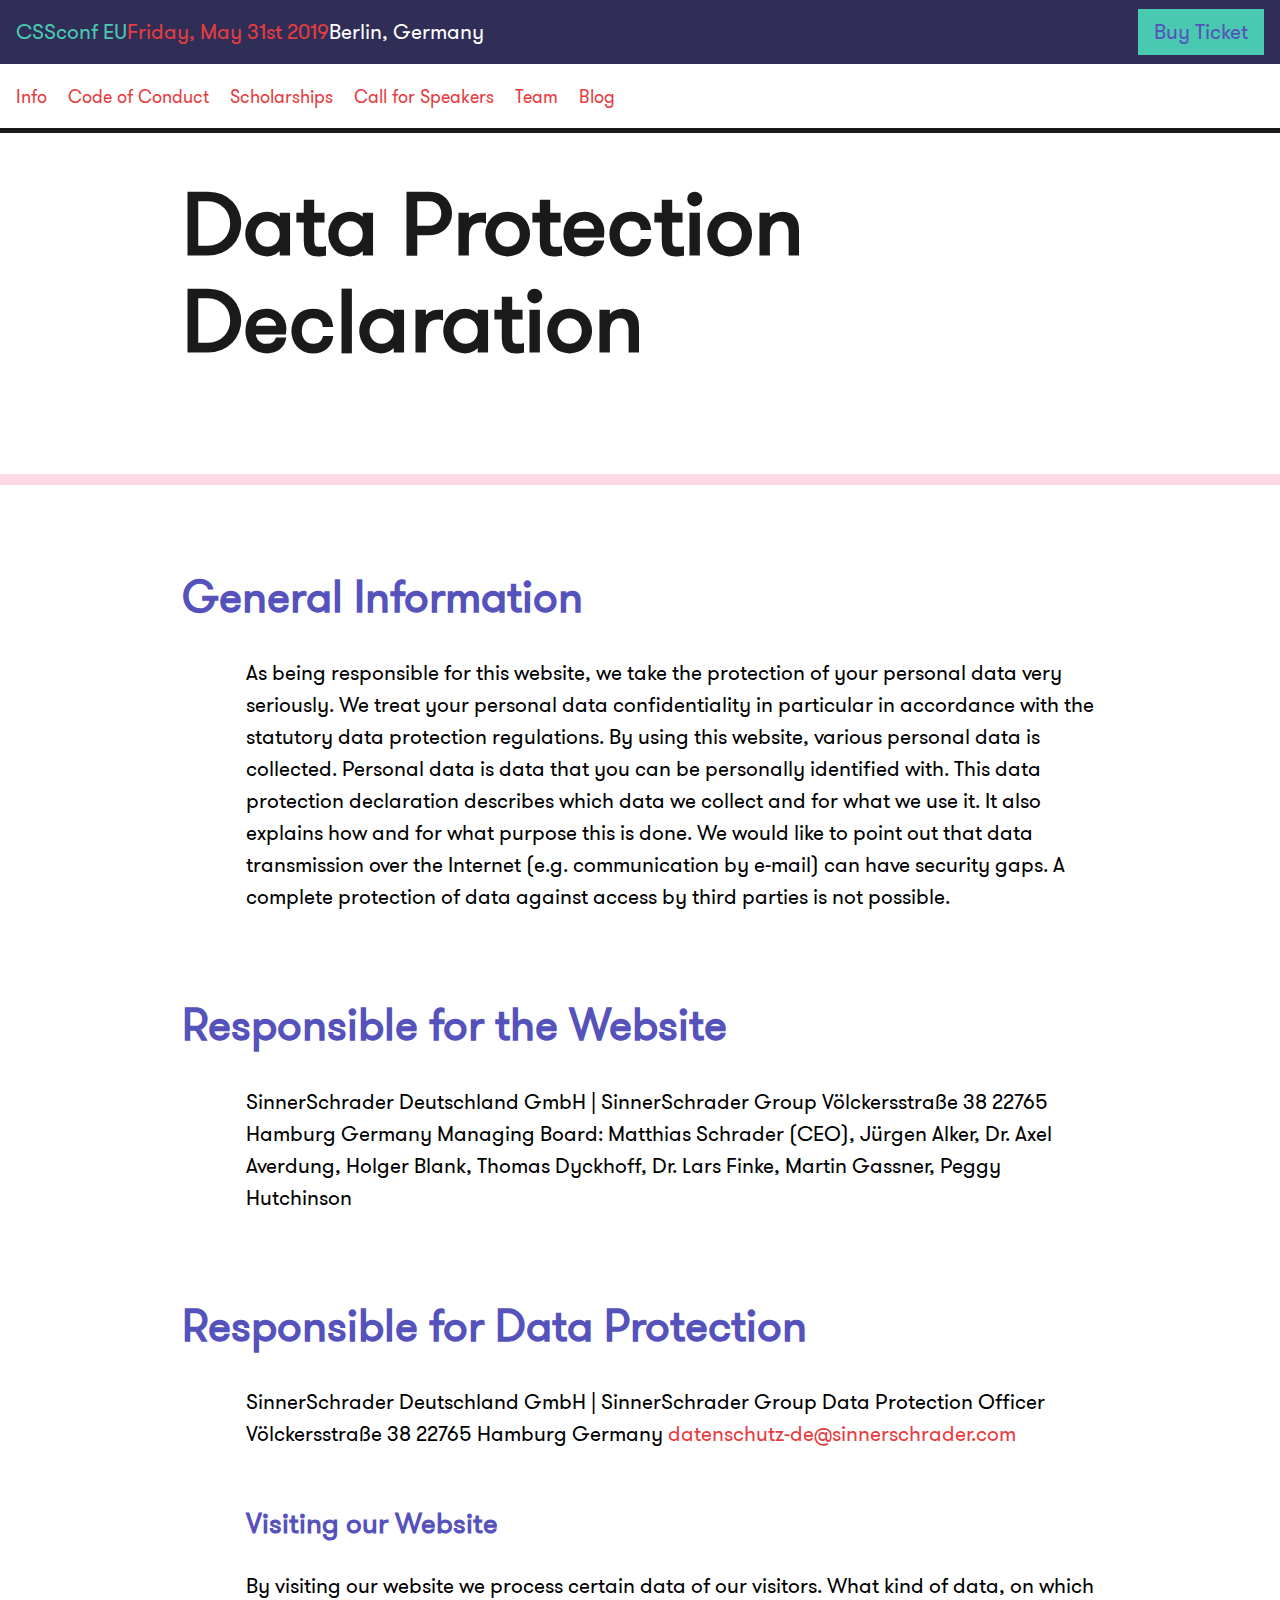
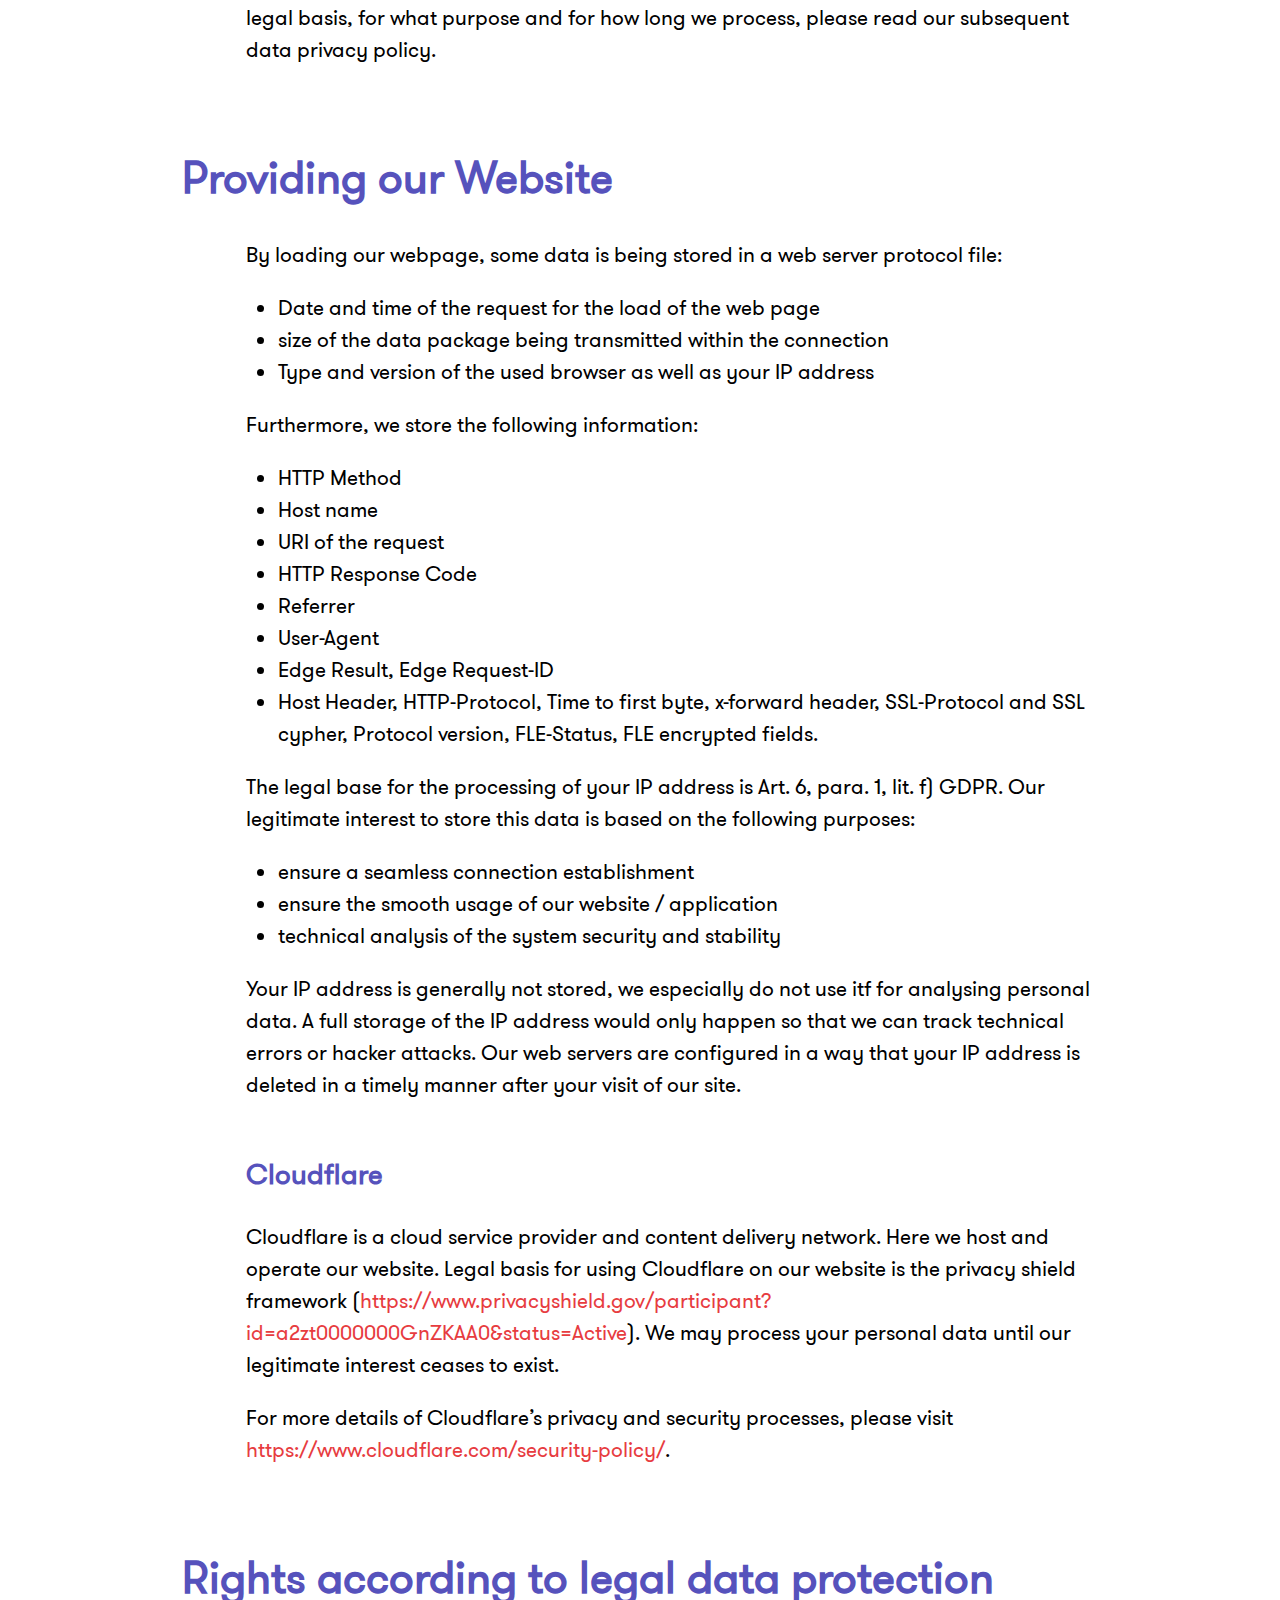
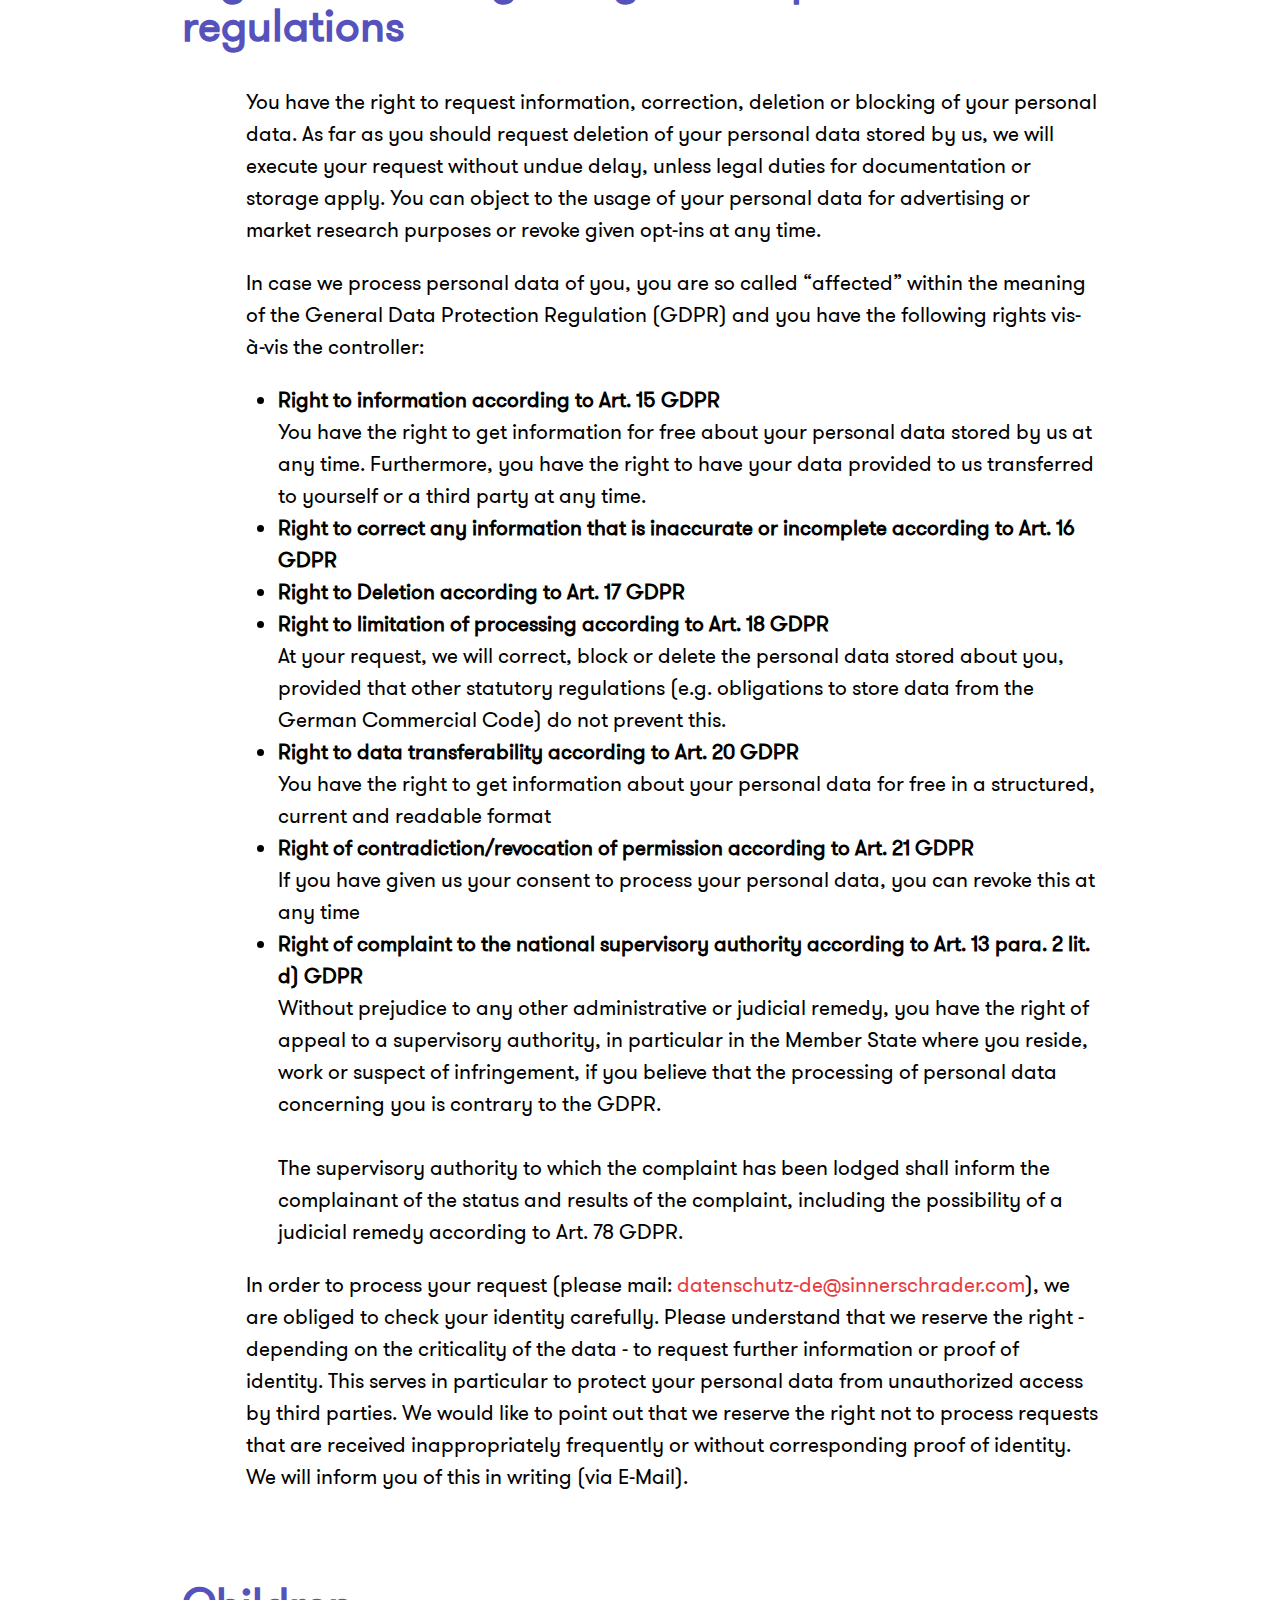
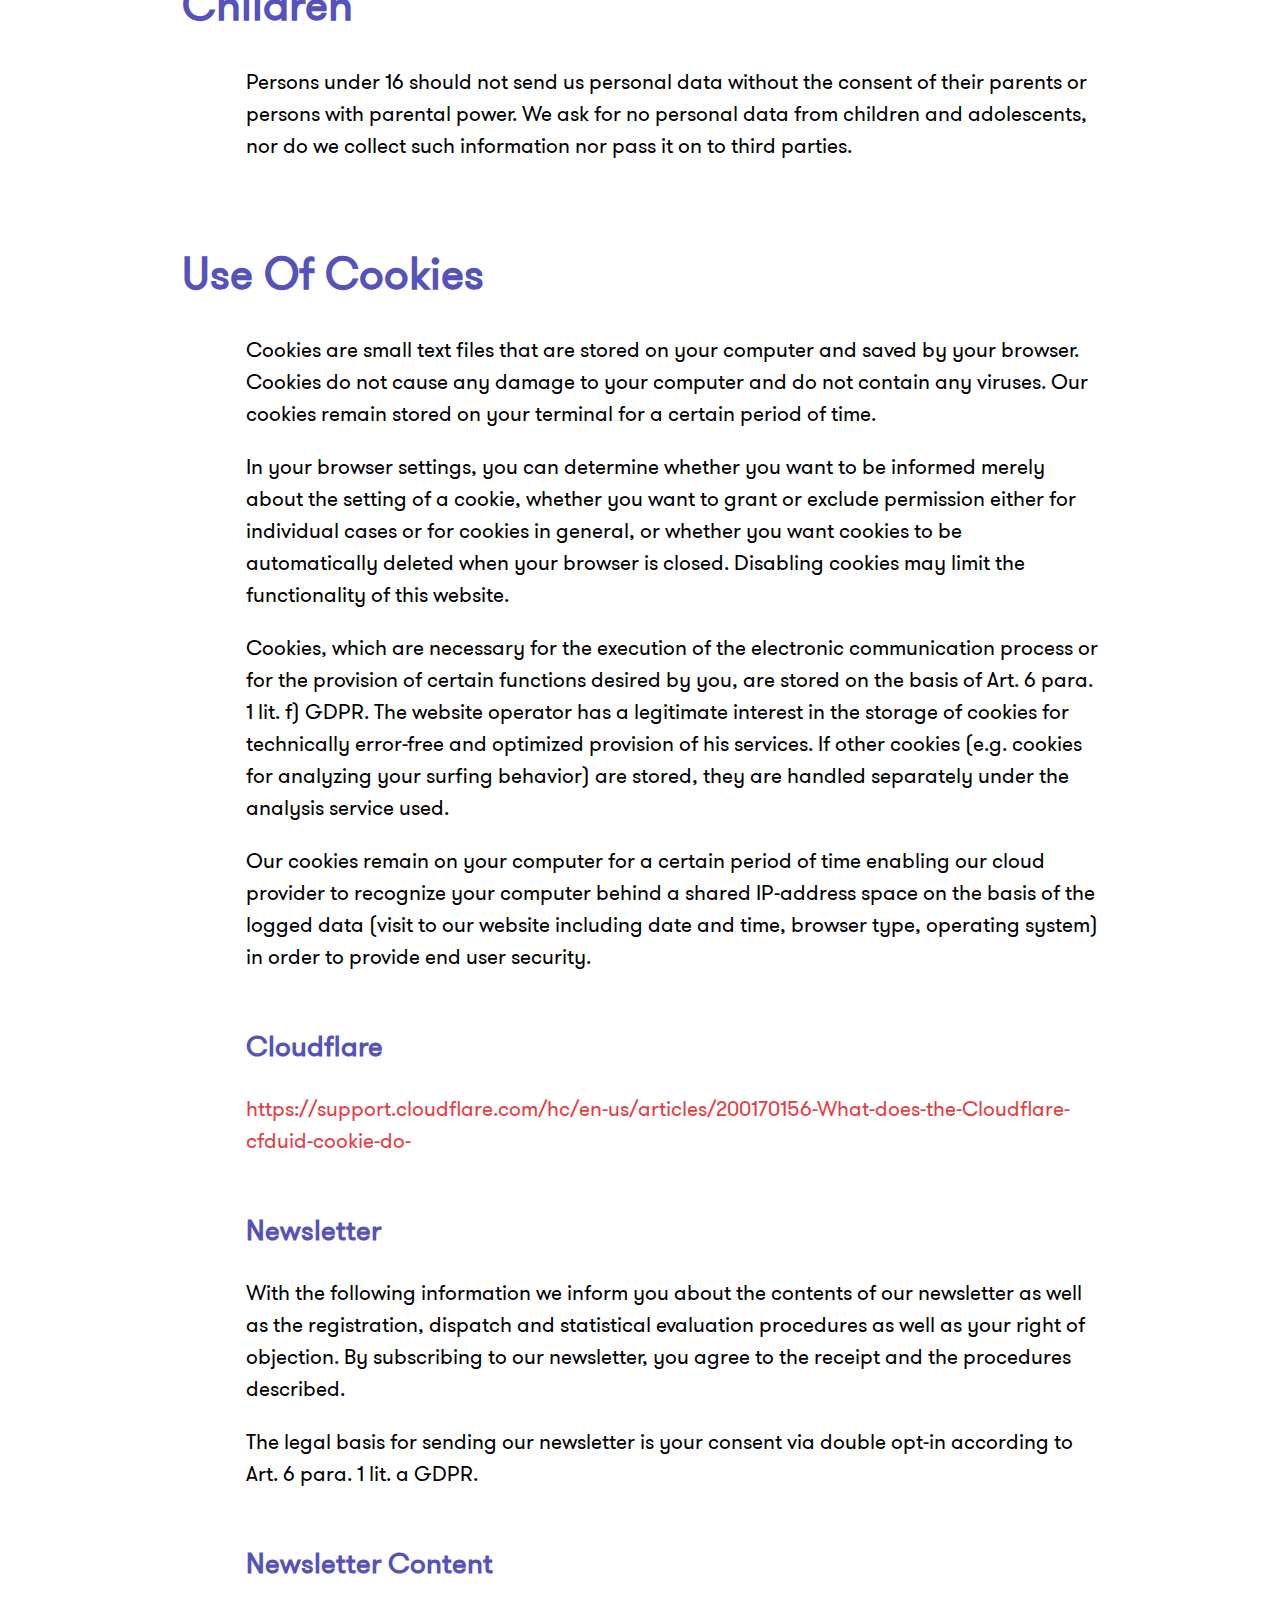
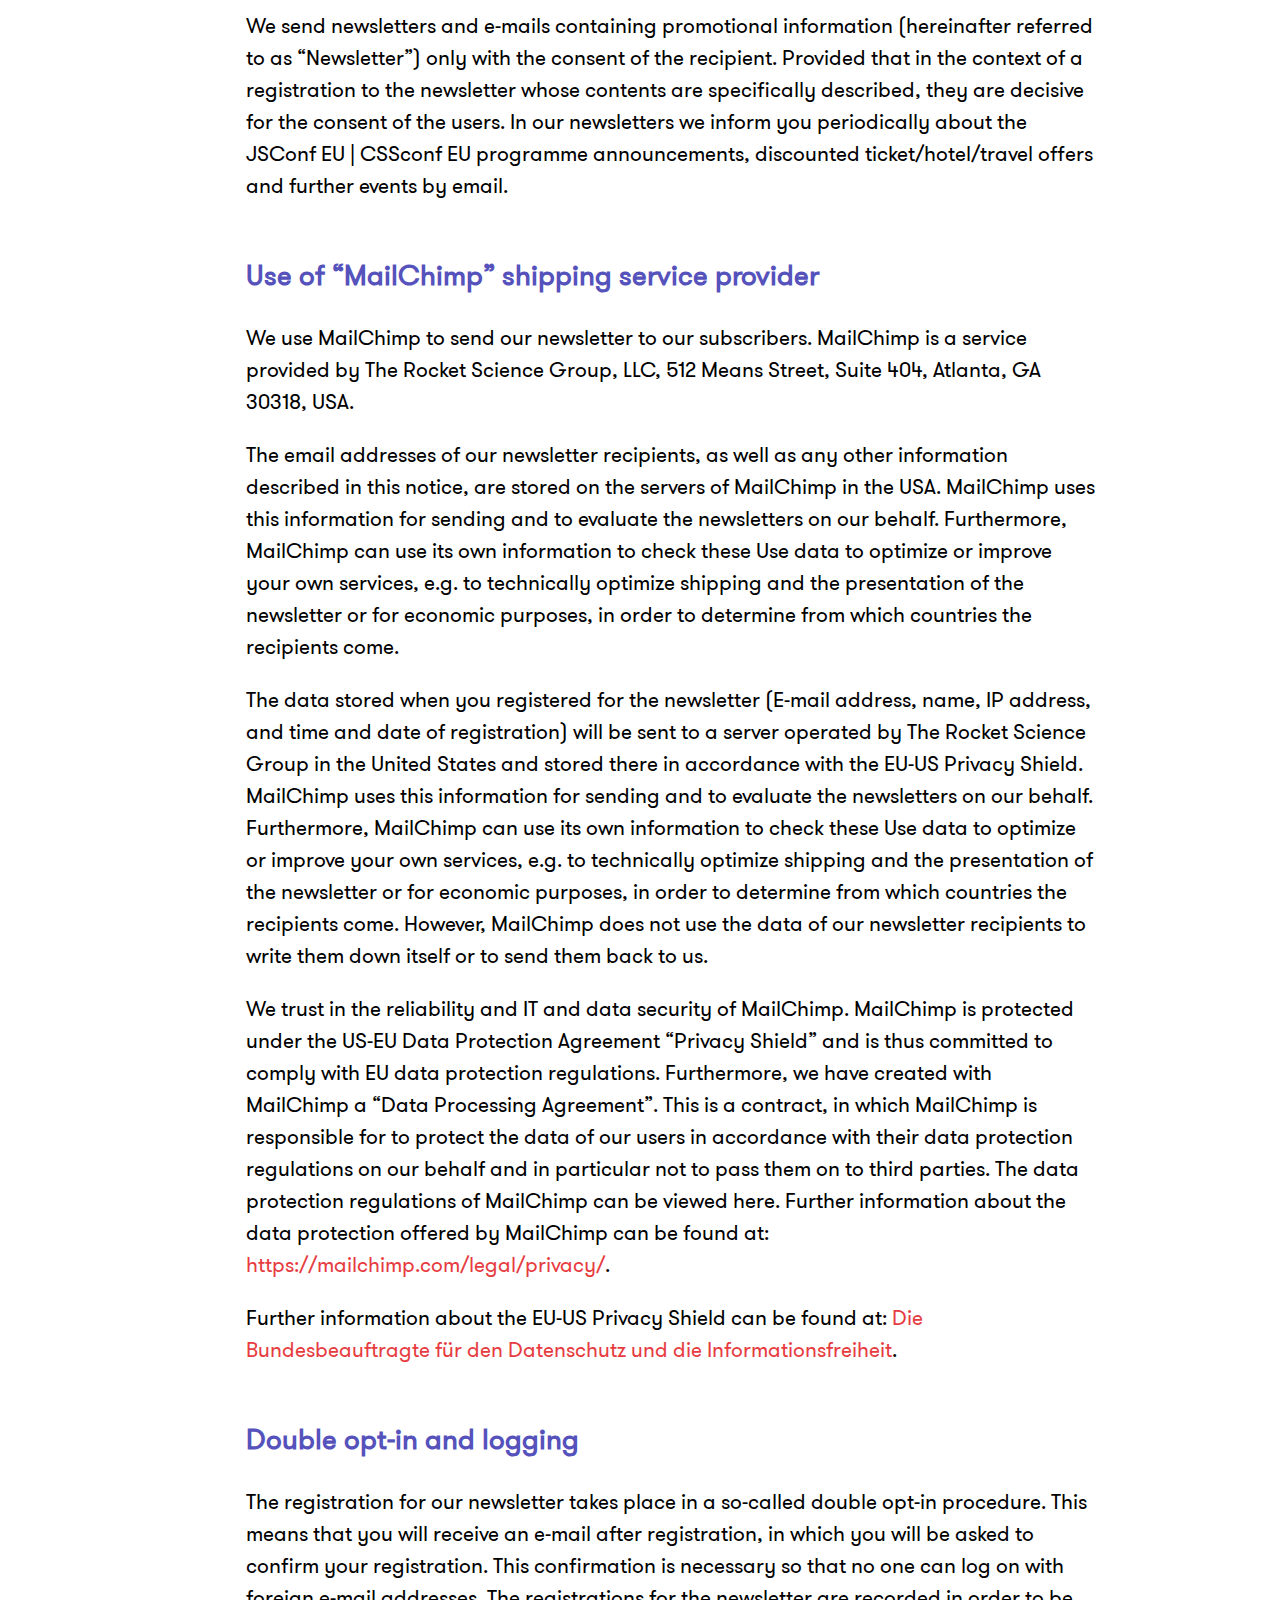
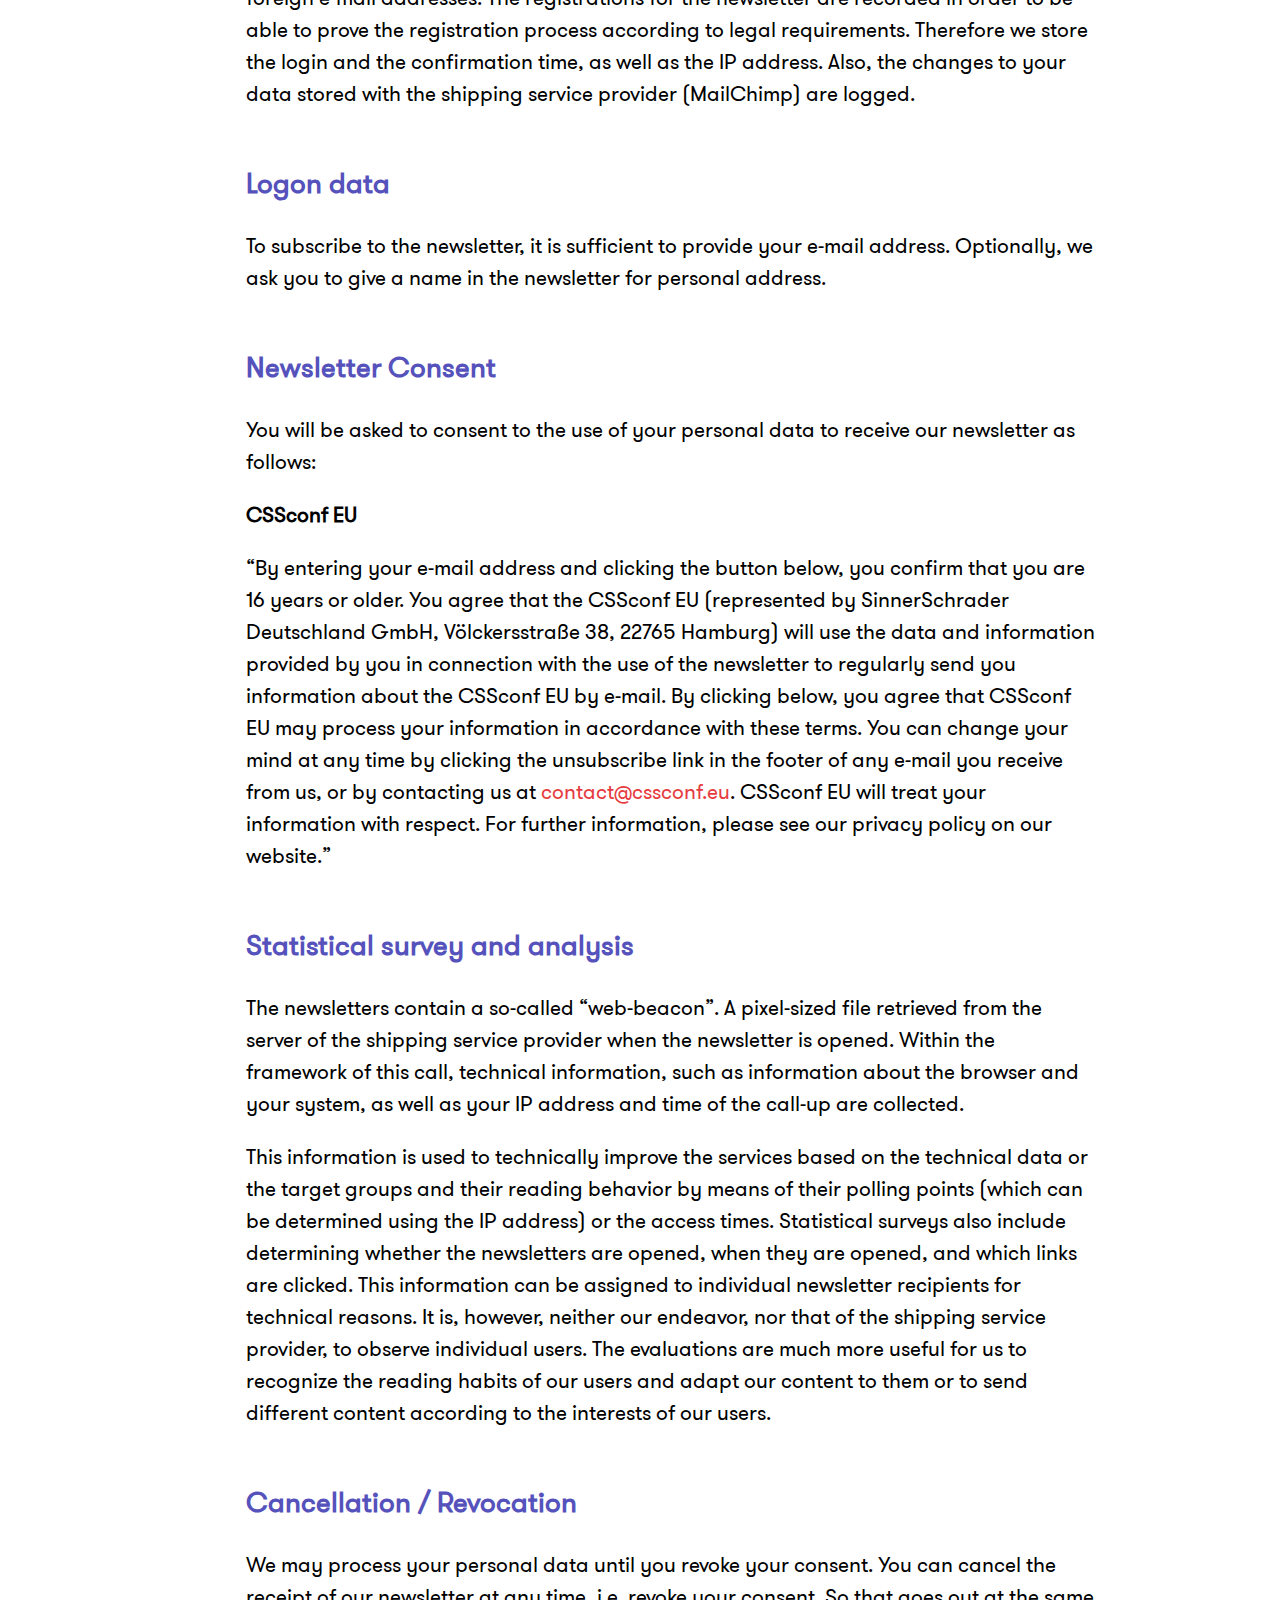
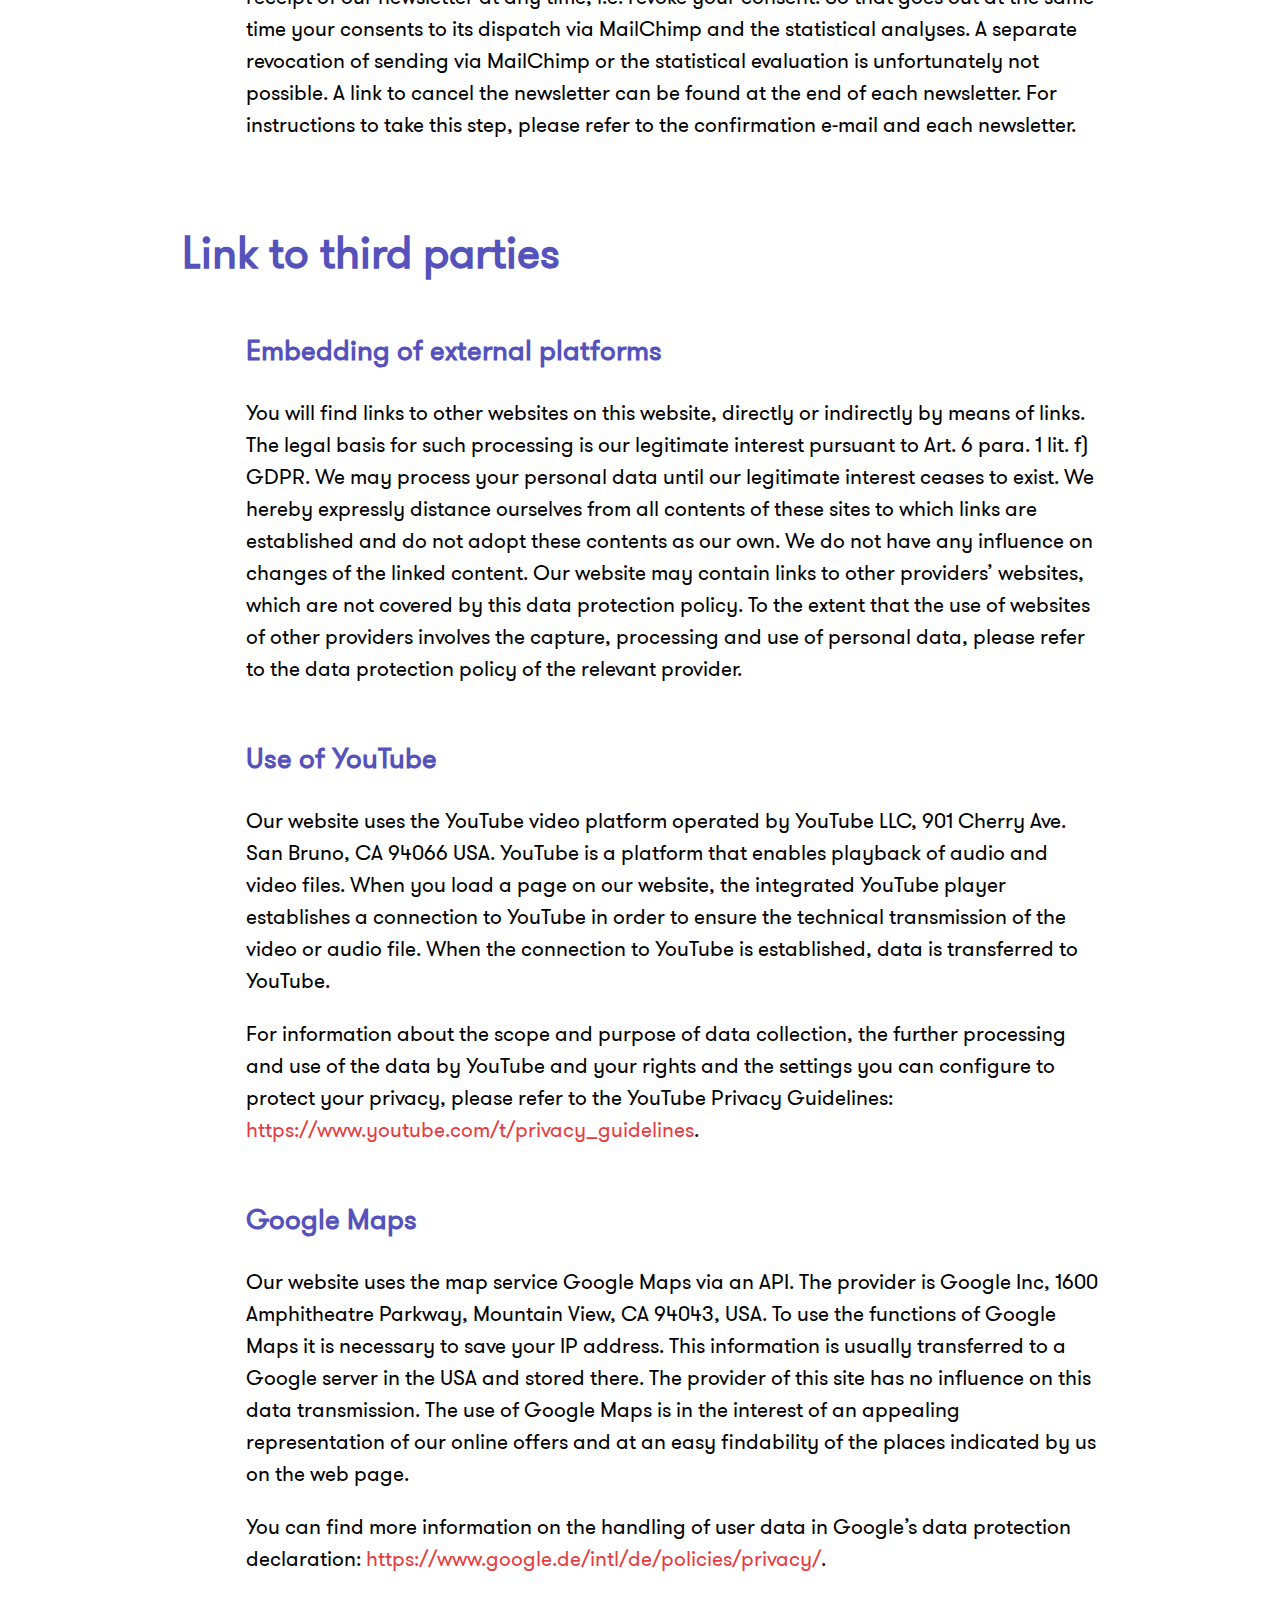
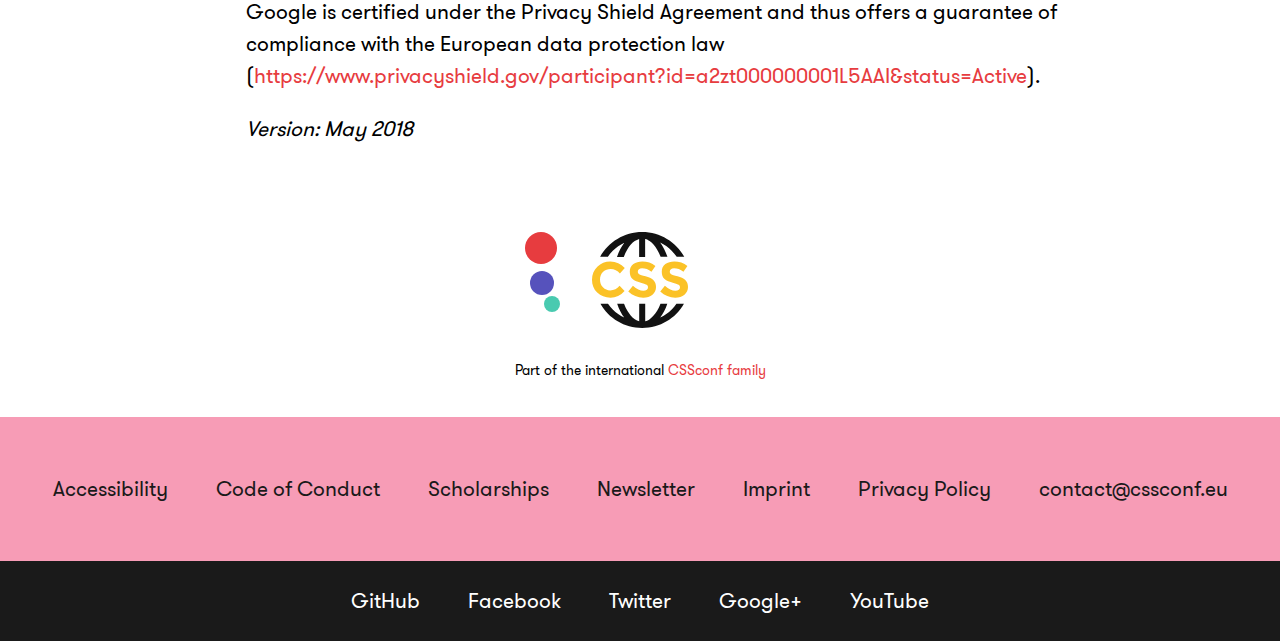
<file: privacy-policy/index.html>
<!DOCTYPE html>
<html lang="en">
<head>
  <meta charset="utf-8">
  <meta http-equiv="x-ua-compatible" content="ie=edge">
  <title>Privacy Policy</title>
  <meta name="viewport" content="width=device-width, initial-scale=1">
  <link rel="stylesheet" href="/css/main.css?1542014402782">

  <meta property="og:url" content="https://2019.cssconf.eu"/>
  <meta property="og:type" content="website"/>
  <meta property="og:title"
        content="Privacy Policy"/>

  
    
    
    <meta name="twitter:card" content="summary_large_image">
    <meta name="twitter:site" content="@CSSconfeu">
    <meta name="twitter:creator" content="@CSSconfeu">
    <meta name="twitter:title" content="Privacy Policy">
    <meta property="og:title" content="Privacy Policy">
    
    <meta name="twitter:image" content="https://2019.cssconf.eu/images/open-graph-image.jpg">
    <meta property="og:image" content="https://2019.cssconf.eu/images/open-graph-image.jpg">
  
  <link rel="apple-touch-icon" href="/icons/apple-touch-icon.png" />

<link rel="icon" type="image/png" href="/icons/favicon-16x16.png" sizes="16x16" />
<link rel="icon" type="image/png" href="/icons/favicon-32x32.png" sizes="32x32" />

<link rel="icon" type="image/png" href="/icons/android-chrome-192x192.png" sizes="192x192" />
<link rel="icon" type="image/png" href="/icons/android-chrome-256x256.png" sizes="256x256" />

<meta name="application-name" content="CSSconf EU 2019"/>


  <script src="/js/main.js?1542014402782" defer></script>
</head>
<body class="">



<header class="c-header-global">
  <div class="c-header-global__wrapper">
    <a href="/"
      class="c-header-global__link"
      title="Home">
      <span class="c-header-global__text--name">CSSconf EU</span>
      <span class="c-header-global__hide-on-mobile">
        <span class="c-header-global__text--date">Friday, May 31st 2019</span>
        <span class="c-header-global__text--location">Berlin, Germany</span>
      </span>
    </a>
    <div class="c-header-global__button">
      <a href="https://ti.to/cssconfeu/cssconfeu-2019/"
         class="c-btn">
        Buy Ticket
      </a>
    </div>
  </div>
  <nav class="c-nav-main" id="nav-main">
    <ul class="c-nav-main__list">
      
  <li class="c-nav-main__list-el">
    <a class="c-nav-main__link" href="/info/" >Info</a>
  </li>

      
  <li class="c-nav-main__list-el">
    <a class="c-nav-main__link" href="/code-of-conduct/" >Code of Conduct</a>
  </li>

      
  <li class="c-nav-main__list-el">
    <a class="c-nav-main__link" href="/scholarships/" >Scholarships</a>
  </li>

      
  <li class="c-nav-main__list-el">
    <a class="c-nav-main__link" href="/call-for-speakers/" >Call for Speakers</a>
  </li>

      
  <li class="c-nav-main__list-el">
    <a class="c-nav-main__link" href="/team/" >Team</a>
  </li>

      
  <li class="c-nav-main__list-el">
    <a class="c-nav-main__link" href="https://blog.cssconf.eu" target="_blank">Blog</a>
  </li>

    </ul>
    <button class="c-nav-main__close js-nav-main-toggle">Close</button>
  </nav>
  <button class="c-nav-main-toggle js-nav-main-toggle">Menu</button>
</header>


<div class="l-wrapper">
  
  

  
  <section class="c-intro ">
    <div class="l-container">
      <div class="c-intro__wrapper">
        
        <h1 class="c-intro__title">Data Protection Declaration</h1>
      </div>
      <p class="c-intro__text copy--max">
        
      </p>
    </div>
  </section>


  <div class="l-container">
    <main>
      <div class="c-markdown c-markdown--indented-paragraphs">
        <h2 id="general-information">General Information</h2>
<p>As being responsible for this website, we take the protection of your personal data very seriously. We treat your personal data confidentiality in particular in accordance with the statutory data protection regulations. By using this website, various personal data is collected. Personal data is data that you can be personally identified with. This data protection declaration describes which data we collect and for what we use it. It also explains how and for what purpose this is done. We would like to point out that data transmission over the Internet (e.g. communication by e-mail) can have security gaps. A complete protection of data against access by third parties is not possible.</p>
<h2 id="responsible-for-the-website">Responsible for the Website</h2>
<p>SinnerSchrader Deutschland GmbH | SinnerSchrader Group
Völckersstraße 38 22765 Hamburg
Germany
Managing Board: Matthias Schrader (CEO), Jürgen Alker, Dr. Axel Averdung, Holger Blank, Thomas Dyckhoff, Dr. Lars Finke, Martin Gassner, Peggy Hutchinson</p>
<h2 id="responsible-for-data-protection">Responsible for Data Protection</h2>
<p>SinnerSchrader Deutschland GmbH | SinnerSchrader Group
Data Protection Officer
Völckersstraße 38
22765 Hamburg
Germany
<a href="mailto:datenschutz-de@sinnerschrader.com">datenschutz-de@sinnerschrader.com</a></p>
<h3 id="visiting-our-website">Visiting our Website</h3>
<p>By visiting our website we process certain data of our visitors. What kind of data, on which legal basis, for what purpose and for how long we process, please read our subsequent data privacy policy.</p>
<h2 id="providing-our-website">Providing our Website</h2>
<p>By loading our webpage, some data is being stored in a web server protocol file:</p>
<ul>
<li>Date and time of the request for the load of the web page</li>
<li>size of the data package being transmitted within the connection</li>
<li>Type and version of the used browser as well as your IP address</li>
</ul>
<p>Furthermore, we store the following information:</p>
<ul>
<li>HTTP Method</li>
<li>Host name</li>
<li>URI of the request</li>
<li>HTTP Response Code</li>
<li>Referrer</li>
<li>User-Agent</li>
<li>Edge Result, Edge Request-ID</li>
<li>Host Header, HTTP-Protocol, Time to first byte, x-forward header, SSL-Protocol and SSL cypher, Protocol version, FLE-Status, FLE encrypted fields.</li>
</ul>
<p>The legal base for the processing of your IP address is Art.  6, para. 1, lit. f) GDPR. Our legitimate interest to store this data is based on the following purposes:</p>
<ul>
<li>ensure a seamless connection establishment</li>
<li>ensure the smooth usage of our website / application</li>
<li>technical analysis of the system security and stability</li>
</ul>
<p>Your IP address is generally not stored, we especially do not use itf for analysing personal data. A full storage of the IP address would only happen so that we can track technical errors or hacker attacks. Our web servers are configured in a way that your IP address is deleted in a timely manner after your visit of our site.</p>
<h3 id="cloudflare">Cloudflare</h3>
<p>Cloudflare is a cloud service provider and content delivery network. Here we host and operate our website. Legal basis for using Cloudflare on our website is the privacy shield framework (<a href="https://www.privacyshield.gov/participant?id=a2zt0000000GnZKAA0&amp;status=Active">https://www.privacyshield.gov/participant?id=a2zt0000000GnZKAA0&amp;status=Active</a>). We may process your personal data until our legitimate interest ceases to exist.</p>
<p>For more details of Cloudflare’s privacy and security processes, please visit <a href="https://www.cloudflare.com/security-policy/">https://www.cloudflare.com/security-policy/</a>.</p>
<h2 id="rights-according-to-legal-data-protection-regulations">Rights according to legal data protection regulations</h2>
<p>You have the right to request information, correction, deletion or blocking of your personal data. As far as you should request deletion of your personal data stored by us, we will execute your request without undue delay, unless legal duties for documentation or storage apply. You can object to the usage of your personal data for advertising or market research purposes or revoke given opt-ins at any time.</p>
<p>In case we process personal data of you, you are so called “affected” within the meaning of the General Data Protection Regulation (GDPR) and you have the following rights vis-à-vis the controller:</p>
<ul>
<li><strong>Right to information according to Art. 15 GDPR</strong><br>
You have the right to get information for free about your personal data stored by us at any time. Furthermore, you have the right to have your data provided to us transferred to yourself or a third party at any time.</li>
<li><strong>Right to correct any information that is inaccurate or incomplete according to Art. 16 GDPR</strong></li>
<li><strong>Right to Deletion according to Art. 17 GDPR</strong></li>
<li><strong>Right to limitation of processing according to Art. 18 GDPR</strong><br>
At your request, we will correct, block or delete the personal data stored about you, provided that other statutory regulations (e.g. obligations to store data from the German Commercial Code) do not prevent this.</li>
<li><strong>Right to data transferability according to Art. 20 GDPR</strong><br>
You have the right to get information about your personal data for free in a structured, current and readable format</li>
<li><strong>Right of contradiction/revocation of permission according to Art. 21 GDPR</strong><br>
If you have given us your consent to process your personal data,  you can revoke this at any time</li>
<li><strong>Right of complaint to the national supervisory authority according to Art. 13 para. 2 lit. d) GDPR</strong><br>
Without prejudice to any other administrative or judicial remedy, you have the right of appeal to a supervisory authority, in particular in the Member State where you reside, work or suspect of infringement, if you believe that the processing of personal data concerning you is contrary to the GDPR.<br><br>
The supervisory authority to which the complaint has been lodged shall inform the complainant of the status and results of the complaint, including the possibility of a judicial remedy according to Art. 78 GDPR.</li>
</ul>
<p>In order to process your request (please mail: <a href="mailto:datenschutz-de@sinnerschrader.com">datenschutz-de@sinnerschrader.com</a>), we are obliged to check your identity carefully. Please understand that we reserve the right - depending on the criticality of the data - to request further information or proof of identity. This serves in particular to protect your personal data from unauthorized access by third parties. We would like to point out that we reserve the right not to process requests that are received inappropriately frequently or without corresponding proof of identity. We will inform you of this in writing (via E-Mail).</p>
<h2 id="children">Children</h2>
<p>Persons under 16 should not send us personal data without the consent of their parents or persons with parental power. We ask for no personal data from children and adolescents, nor do we collect such information nor pass it on to third parties.</p>
<h2 id="use-of-cookies">Use Of Cookies</h2>
<p>Cookies are small text files that are stored on your computer and saved by your browser. Cookies do not cause any damage to your computer and do not contain any viruses. Our cookies remain stored on your terminal for a certain period of time.</p>
<p>In your browser settings, you can determine whether you want to be informed merely about the setting of a cookie, whether you want to grant or exclude permission either for individual cases or for cookies in general, or whether you want cookies to be automatically deleted when your browser is closed. Disabling cookies may limit the functionality of this website.</p>
<p>Cookies, which are necessary for the execution of the electronic communication process or for the provision of certain functions desired by you, are stored on the basis of Art. 6 para. 1 lit. f) GDPR. The website operator has a legitimate interest in the storage of cookies for technically error-free and optimized provision of his services. If other cookies (e.g. cookies for analyzing your surfing behavior) are stored, they are handled separately under the analysis service used.</p>
<p>Our cookies remain on your computer for a certain period of time enabling our cloud provider to recognize your computer behind a shared IP-address space on the basis of the logged data (visit to our website including date and time, browser type, operating system) in order to provide end user security.</p>
<h3 id="cloudflare">Cloudflare</h3>
<p><a href="https://support.cloudflare.com/hc/en-us/articles/200170156-What-does-the-Cloudflare-cfduid-cookie-do-">https://support.cloudflare.com/hc/en-us/articles/200170156-What-does-the-Cloudflare-cfduid-cookie-do-</a></p>
<h3 id="newsletter">Newsletter</h3>
<p>With the following information we inform you about the contents of our newsletter as well as the registration, dispatch and statistical evaluation procedures as well as your right of objection. By subscribing to our newsletter, you agree to the receipt and the procedures described.</p>
<p>The legal basis for sending our newsletter is your consent via double opt-in according to Art. 6 para. 1 lit. a GDPR.</p>
<h3 id="newsletter-content">Newsletter Content</h3>
<p>We send newsletters and e-mails containing promotional information (hereinafter referred to as “Newsletter”) only with the consent of the recipient. Provided that in the context of a registration to the newsletter whose contents are specifically described, they are decisive for the consent of the users. In our newsletters we inform you periodically about the JSConf EU | CSSconf EU programme announcements, discounted ticket/hotel/travel offers and further events by email.</p>
<h3 id="use-of-mailchimp-shipping-service-provider">Use of  “MailChimp” shipping service provider</h3>
<p>We use MailChimp to send our newsletter to our subscribers. MailChimp is a service provided by The Rocket Science Group, LLC, 512 Means Street, Suite 404, Atlanta, GA 30318, USA.</p>
<p>The email addresses of our newsletter recipients, as well as any other information described in this notice, are stored on the servers of MailChimp in the USA. MailChimp uses this information for sending and to evaluate the newsletters on our behalf. Furthermore, MailChimp can use its own information to check these Use data to optimize or improve your own services, e.g. to technically optimize shipping and the presentation of the newsletter or for economic purposes, in order to determine from which countries the recipients come.</p>
<p>The data stored when you registered for the newsletter (E-mail address, name, IP address, and time and date of registration) will be sent to a server operated by The Rocket Science Group in the United States and stored there in accordance with the EU-US Privacy Shield. MailChimp uses this information for sending and to evaluate the newsletters on our behalf. Furthermore, MailChimp can use its own information to check these Use data to optimize or improve your own services, e.g. to technically optimize shipping and the presentation of the newsletter or for economic purposes, in order to determine from which countries the recipients come. However, MailChimp does not use the data of our newsletter recipients to write them down itself or to send them back to us.</p>
<p>We trust in the reliability and IT and data security of MailChimp. MailChimp is protected under the US-EU Data Protection Agreement “Privacy Shield” and is thus committed to comply with EU data protection regulations. Furthermore, we have created with MailChimp a “Data Processing Agreement”. This is a contract, in which MailChimp is responsible for to protect the data of our users in accordance with their data protection regulations on our behalf and in particular not to pass them on to third parties. The data protection regulations of MailChimp can be viewed here. Further information about the data protection offered by MailChimp can be found at: <a href="https://mailchimp.com/legal/privacy/">https://mailchimp.com/legal/privacy/</a>.</p>
<p>Further information about the EU-US Privacy Shield can be found at: <a href="https://ec.europa.eu/info/law/law-topic/data-protection_en">Die Bundesbeauftragte für den Datenschutz und die Informationsfreiheit</a>.</p>
<h3 id="double-opt-in-and-logging">Double opt-in and logging</h3>
<p>The registration for our newsletter takes place in a so-called double opt-in procedure. This means that you will receive an e-mail after registration, in which you will be asked to confirm your registration. This confirmation is necessary so that no one can log on with foreign e-mail addresses. The registrations for the newsletter are recorded in order to be able to prove the registration process according to legal requirements. Therefore we store the login and the confirmation time, as well as the IP address. Also, the changes to your data stored with the shipping service provider (MailChimp) are logged.</p>
<h3 id="logon-data">Logon data</h3>
<p>To subscribe to the newsletter, it is sufficient to provide your e-mail address. Optionally, we ask you to give a name in the newsletter for personal address.</p>
<h3 id="newsletter-consent">Newsletter Consent</h3>
<p>You will be asked to consent to the use of your personal data to receive our newsletter as follows:</p>
<p><strong>CSSconf EU</strong></p>
<p>“By entering your e-mail address and clicking the button below, you confirm that you are 16 years or older. You agree that the CSSconf EU (represented by SinnerSchrader Deutschland GmbH, Völckersstraße 38, 22765 Hamburg) will use the data and information provided by you in connection with the use of the newsletter to regularly send you information about the CSSconf EU by e-mail. By clicking below, you agree that CSSconf EU may process your information in accordance with these terms. You can change your mind at any time by clicking the unsubscribe link in the footer of any e-mail you receive from us, or by contacting us at <a href="mailto:contact@cssconf.eu">contact@cssconf.eu</a>. CSSconf EU will treat your information with respect. For further information, please see our privacy policy on our website.”</p>
<h3 id="statistical-survey-and-analysis">Statistical survey and analysis</h3>
<p>The newsletters contain a so-called “web-beacon”. A pixel-sized file retrieved from the server of the shipping service provider when the newsletter is opened. Within the framework of this call, technical information, such as information about the browser and your system, as well as your IP address and time of the call-up are collected.</p>
<p>This information is used to technically improve the services based on the technical data or the target groups and their reading behavior by means of their polling points (which can be determined using the IP address) or the access times. Statistical surveys also include determining whether the newsletters are opened, when they are opened, and which links are clicked. This information can be assigned to individual newsletter recipients for technical reasons. It is, however, neither our endeavor, nor that of the shipping service provider, to observe individual users. The evaluations are much more useful for us to recognize the reading habits of our users and adapt our content to them or to send different content according to the interests of our users.</p>
<h3 id="cancellation-revocation">Cancellation / Revocation</h3>
<p>We may process your personal data until you revoke your consent. You can cancel the receipt of our newsletter at any time, i.e. revoke your consent. So that goes out at the same time your consents to its dispatch via MailChimp and the statistical analyses. A separate revocation of sending via MailChimp or the statistical evaluation is unfortunately not possible.
A link to cancel the newsletter can be found at the end of each newsletter.
For instructions to take this step, please refer to the confirmation e-mail and each newsletter.</p>
<h2 id="link-to-third-parties">Link to third parties</h2>
<h3 id="embedding-of-external-platforms">Embedding of external platforms</h3>
<p>You will find links to other websites on this website, directly or indirectly by means of links. The legal basis for such processing is our legitimate interest pursuant to Art. 6 para. 1 lit. f) GDPR. We may process your personal data until our legitimate interest ceases to exist.
We hereby expressly distance ourselves from all contents of these sites to which links are established and do not adopt these contents as our own. We do not have any influence on changes of the linked content. Our website may contain links to other providers’ websites, which are not covered by this data protection policy. To the extent that the use of websites of other providers involves the capture, processing and use of personal data, please refer to the data protection policy of the relevant provider.</p>
<h3 id="use-of-youtube">Use of YouTube</h3>
<p>Our website uses the YouTube video platform operated by YouTube LLC, 901 Cherry Ave. San Bruno, CA 94066 USA. YouTube is a platform that enables playback of audio and video files. When you load a page on our website, the integrated YouTube player establishes a connection to YouTube in order to ensure the technical transmission of the video or audio file. When the connection to YouTube is established, data is transferred to YouTube.</p>
<p>For information about the scope and purpose of data collection, the further processing and use of the data by YouTube and your rights and the settings you can configure to protect your privacy, please refer to the YouTube Privacy Guidelines: <a href="https://www.youtube.com/t/privacy_guidelines">https://www.youtube.com/t/privacy_guidelines</a>.</p>
<h3 id="google-maps">Google Maps</h3>
<p>Our website uses the map service Google Maps via an API. The provider is Google Inc, 1600 Amphitheatre Parkway, Mountain View, CA 94043, USA. To use the functions of Google Maps it is necessary to save your IP address. This information is usually transferred to a Google server in the USA and stored there. The provider of this site has no influence on this data transmission. The use of Google Maps is in the interest of an appealing representation of our online offers and at an easy findability of the places indicated by us on the web page.</p>
<p>You can find more information on the handling of user data in Google’s data protection declaration: <a href="https://www.google.de/intl/de/policies/privacy/">https://www.google.de/intl/de/policies/privacy/</a>.</p>
<p>Google is certified under the Privacy Shield Agreement and thus offers a guarantee of compliance with the European data protection law (<a href="https://www.privacyshield.gov/participant?id=a2zt000000001L5AAI&amp;status=Active">https://www.privacyshield.gov/participant?id=a2zt000000001L5AAI&amp;status=Active</a>).</p>
<p><em>Version: May 2018</em></p>

      </div>
    </main>
  </div>

</div>

<section>
  <div class="l-container">
    <div class="c-globe">
      <div class="c-globe__element-wrapper">
        
    <svg class="svg svg-globe" viewbox="0 0 16 16">
        

        <use xlink:href="#globe"></use>
    </svg>


        <div class="c-globe__orb-1"></div>
        <div class="c-globe__orb-2"></div>
        <div class="c-globe__orb-3"></div>
      </div>
    </div>
    <p class="copy--mini copy--center">Part of the international <a href="http://cssconf.org/">CSSconf family</a></p>
  </div>
</section>

<footer class="c-footer-global">
  <nav class="c-nav-pages">
    <ul class="c-nav-list c-nav-list--footer-global">
      <li>
        <a class="c-nav-list__anchor" href="/accessibility/">Accessibility</a>
      </li>
      <li>
        <a class="c-nav-list__anchor" href="/code-of-conduct/">Code of Conduct</a>
      </li>
      <li>
        <a class="c-nav-list__anchor" href="/scholarships/">Scholarships</a>
      </li>
      <li>
        <a class="c-nav-list__anchor" href="https://jsconf.us11.list-manage.com/subscribe?u=7a8adcde0f3c219f61b12a94c&id=ca2a86b0bd">Newsletter</a>
      </li>
      <li>
        <a class="c-nav-list__anchor" href="/imprint/">Imprint</a>
      </li>
      <li>
        <a class="c-nav-list__anchor" href="/privacy-policy/">Privacy Policy</a>
      </li>
      <li>
        <a class="c-nav-list__anchor"
           href="mailto:contact@cssconf.eu">
          contact@cssconf.eu
        </a>
      </li>
    </ul>
  </nav>
  <nav class="c-nav-social">
    <ul class="c-nav-list c-nav-list--footer-global">
      <li>
        <a class="c-nav-list__anchor c-nav-list__anchor--social"
           target="_blank"
           href="https://github.com/cssconf/2019.cssconf.eu">
          GitHub
        </a>
      </li>
      <li>
        <a class="c-nav-list__anchor c-nav-list__anchor--social"
           target="_blank"
           href="https://www.facebook.com/cssconfeu/">
          Facebook
        </a>
      </li>
      <li>
        <a class="c-nav-list__anchor c-nav-list__anchor--social"
           target="_blank"
           href="https://twitter.com/cssconfeu">
          Twitter
        </a>
      </li>
      <li>
        <a class="c-nav-list__anchor c-nav-list__anchor--social"
           target="_blank"
           href="https://plus.google.com/+CssconfEu/">
          Google+
        </a>
      </li>
      <li>
        <a class="c-nav-list__anchor c-nav-list__anchor--social"
           target="_blank"
           href="https://www.youtube.com/playlist?list=PL37ZVnwpeshF0XmpjKBJ3-0kvr3b5ZpJR">
          YouTube
        </a>
      </li>
    </ul>
  </nav>
</footer>


<div style="height: 0; width: 0; position: absolute; visibility: hidden;">
  <?xml version="1.0" encoding="UTF-8"?><!DOCTYPE svg PUBLIC "-//W3C//DTD SVG 1.1//EN" "http://www.w3.org/Graphics/SVG/1.1/DTD/svg11.dtd"><svg xmlns="http://www.w3.org/2000/svg" xmlns:xlink="http://www.w3.org/1999/xlink"><defs><style>.cls-1{fill:#fdd9e3;}</style></defs><symbol id="close"><g fill="#FFF" fill-rule="evenodd"><path d="M5.15.908L39.093 34.85l-4.243 4.243L.91 5.15z"/><path d="M.908 34.85L34.85.907l4.243 4.243L5.15 39.09z"/></g></symbol><symbol id="cssconfeu-logo" viewBox="0 0 440 274">
    <!-- Generator: Sketch 50.2 (55047) - http://www.bohemiancoding.com/sketch -->
    <title>logo-1</title>
    <desc>Created with Sketch.</desc>
    
    <g id="logo-1" stroke="none" stroke-width="1" fill="none" fill-rule="evenodd">
        <path d="M50.43488,243.12064 L40.38944,243.12064 C39.83648,238.42048 37.07168,235.28704 30.25184,235.28704 C22.5104,235.28704 18.73184,241.64608 18.73184,248.92672 C18.73184,256.29952 22.23392,262.5664 30.89696,262.5664 C36.7952,262.5664 39.19136,259.98592 40.4816,255.6544 L50.52704,255.6544 C49.14464,264.59392 42.60128,271.50592 30.15968,271.50592 C16.15136,271.50592 8.6864,260.63104 8.6864,248.92672 C8.6864,237.31456 16.15136,226.34752 30.06752,226.34752 C44.07584,226.34752 49.78976,234.82624 50.43488,243.12064 Z M81.8307199,271.50592 C68.1910399,271.50592 59.2515199,261.09184 59.2515199,248.92672 C59.2515199,236.7616 68.1910399,226.34752 81.8307199,226.34752 C95.6547199,226.34752 104.59424,236.7616 104.59424,248.92672 C104.59424,261.09184 95.6547199,271.50592 81.8307199,271.50592 Z M81.8307199,262.5664 C89.5721599,262.5664 94.5487999,256.29952 94.5487999,248.92672 C94.5487999,241.55392 89.5721599,235.28704 81.8307199,235.28704 C74.2735999,235.28704 69.2969599,241.55392 69.2969599,248.92672 C69.2969599,256.29952 74.2735999,262.5664 81.8307199,262.5664 Z M116.36,270.4 L116.36,227.45344 L126.40544,227.45344 L126.40544,233.44384 C129.07808,228.83584 134.05472,226.34752 140.41376,226.34752 C146.58848,226.34752 150.92,228.55936 153.31616,232.1536 C155.43584,235.3792 156.08096,238.97344 156.08096,244.87168 L156.08096,270.4 L146.03552,270.4 L146.03552,248.18944 C146.03552,240.81664 143.91584,235.19488 136.72736,235.19488 C129.7232,235.19488 126.40544,240.81664 126.40544,248.18944 L126.40544,270.4 L116.36,270.4 Z M195.49472,206.44096 L195.49472,214.91968 C194.11232,214.55104 192.63776,214.27456 191.07104,214.27456 C187.9376,214.27456 184.2512,214.27456 184.2512,221.00224 L184.2512,227.45344 L195.49472,227.45344 L195.49472,235.84 L184.2512,235.84 L184.2512,270.4 L174.20576,270.4 L174.20576,235.84 L165.45056,235.84 L165.45056,227.45344 L174.20576,227.45344 L174.20576,222.10816 C174.20576,205.70368 184.712,205.33504 189.68864,205.33504 C192.26912,205.33504 194.3888,205.888 195.49472,206.44096 Z M203.758399,263.58016 C203.758399,259.43296 207.076159,256.1152 211.131199,256.1152 C215.278399,256.1152 218.596159,259.43296 218.596159,263.58016 C218.596159,267.6352 215.278399,270.95296 211.131199,270.95296 C207.076159,270.95296 203.758399,267.6352 203.758399,263.58016 Z M269.622079,215.38048 L242.987839,215.38048 L242.987839,233.62816 L269.622079,233.62816 L269.622079,243.12064 L242.987839,243.12064 L242.987839,260.90752 L269.622079,260.90752 L269.622079,270.4 L232.389439,270.4 L232.389439,205.888 L269.622079,205.888 L269.622079,215.38048 Z M283.691839,248.83456 L283.691839,205.888 L294.290239,205.888 L294.290239,248.83456 C294.290239,256.20736 299.266879,262.47424 306.823999,262.47424 C314.565439,262.47424 319.542079,256.20736 319.542079,248.83456 L319.542079,205.888 L330.140479,205.888 L330.140479,248.83456 C330.140479,261.36832 321.016639,271.96672 306.823999,271.96672 C292.907839,271.96672 283.691839,261.36832 283.691839,248.83456 Z" id="conf.EU" fill="#191919"/>
        <path d="M170.0352,118.560002 C168.191991,126.393641 165.043222,133.689568 160.5888,140.448002 C156.134378,147.206435 150.604833,153.119976 144,158.188802 C137.395167,163.257627 129.792043,167.212787 121.1904,170.054402 C112.588757,172.896016 103.372849,174.316802 93.5424,174.316802 C80.332734,174.316802 68.5056522,172.012825 58.0608,167.404802 C47.6159478,162.796778 38.7456365,156.61444 31.4496,148.857602 C24.1535635,141.100763 18.5472196,132.115253 14.6304,121.900802 C10.7135804,111.68635 8.7552,100.896058 8.7552,89.5296015 C8.7552,78.623947 10.6367812,68.1024522 14.4,57.9648015 C18.1632188,47.8271508 23.6159643,38.8416407 30.7584,31.0080015 C37.9008357,23.1743624 46.5023497,16.9152249 56.5632,12.2304015 C66.6240503,7.5455781 78.0287363,5.20320153 90.7776,5.20320153 C102.75846,5.20320153 113.395154,6.85438501 122.688,10.1568015 C131.980846,13.459218 139.929567,17.9135735 146.5344,23.5200015 C153.139233,29.1264296 158.39998,35.7311635 162.3168,43.3344015 C166.23362,50.9376395 168.806394,59.1167577 170.0352,67.8720015 L142.1568,67.8720015 C141.235195,62.3423739 139.430413,57.1968253 136.7424,52.4352015 C134.054387,47.6735777 130.67522,43.5648188 126.6048,40.1088015 C122.53438,36.6527842 117.772827,33.9264115 112.32,31.9296015 C106.867173,29.9327915 100.838433,28.9344015 94.2336,28.9344015 C85.0175539,28.9344015 76.7616365,30.6239846 69.4656,34.0032015 C62.1695635,37.3824184 56.0640246,41.8751735 51.1488,47.4816015 C46.2335754,53.0880296 42.4704131,59.539165 39.8592,66.8352015 C37.2479869,74.131238 35.9424,81.6959624 35.9424,89.5296015 C35.9424,97.824043 37.2863866,105.657565 39.9744,113.030402 C42.6624134,120.403238 46.5791743,126.892773 51.7248,132.499202 C56.8704257,138.10563 63.244762,142.521585 70.848,145.747202 C78.451238,148.972818 87.1679508,150.585602 96.9984,150.585602 C101.606423,150.585602 106.252777,149.77921 110.9376,148.166402 C115.622423,146.553593 119.96158,144.326416 123.9552,141.484802 C127.94882,138.643187 131.443185,135.264021 134.4384,131.347202 C137.433615,127.430382 139.622393,123.168025 141.0048,118.560002 L170.0352,118.560002 Z M218.572801,117.638402 C218.572801,128.236855 221.491171,136.377573 227.328001,142.060802 C233.16483,147.74403 240.691154,150.585602 249.907201,150.585602 C253.593619,150.585602 257.049584,150.009607 260.275201,148.857602 C263.500817,147.705596 266.303989,146.092812 268.684801,144.019202 C271.065612,141.945591 272.947194,139.449616 274.329601,136.531202 C275.712007,133.612787 276.403201,130.31042 276.403201,126.624002 C276.403201,122.476781 275.596809,119.020815 273.984001,116.256002 C272.371192,113.491188 270.297613,111.148811 267.763201,109.228802 C265.228788,107.308792 262.464016,105.696008 259.468801,104.390402 C256.473586,103.084795 253.593614,101.971206 250.828801,101.049602 C243.455964,98.4383885 236.544033,95.788815 230.092801,93.1008015 C223.641568,90.4127881 217.996825,87.1872203 213.158401,83.4240015 C208.319976,79.6607827 204.518414,75.0912284 201.753601,69.7152015 C198.988787,64.3391746 197.606401,57.5808422 197.606401,49.4400015 C197.606401,42.8351685 198.950387,36.8064288 201.638401,31.3536015 C204.326414,25.9007743 207.935978,21.2160211 212.467201,17.2992015 C216.998423,13.3823819 222.29757,10.3872119 228.364801,8.31360153 C234.432031,6.23999116 240.844767,5.20320153 247.603201,5.20320153 C254.822437,5.20320153 261.580769,6.43198924 267.878401,8.88960153 C274.176032,11.3472138 279.628777,14.8031793 284.236801,19.2576015 C288.844824,23.7120238 292.454387,29.0111708 295.065601,35.1552015 C297.676814,41.2992322 298.982401,48.1343639 298.982401,55.6608015 L272.486401,55.6608015 C272.486401,47.6735616 270.336022,41.2224261 266.035201,36.3072015 C261.734379,31.3919769 255.820838,28.9344015 248.294401,28.9344015 C241.689568,28.9344015 236.006424,30.6239846 231.244801,34.0032015 C226.483177,37.3824184 224.102401,42.527967 224.102401,49.4400015 C224.102401,52.6656177 224.755194,55.5455889 226.060801,58.0800015 C227.366407,60.6144142 229.132789,62.8031923 231.360001,64.6464015 C233.587212,66.4896107 236.083187,68.1023946 238.848001,69.4848015 C241.612814,70.8672084 244.531185,72.0959961 247.603201,73.1712015 C253.900832,75.475213 260.313568,77.9327885 266.841601,80.5440015 C273.369633,83.1552146 279.321574,86.3807823 284.697601,90.2208015 C290.073627,94.0608207 294.451184,98.6687746 297.830401,104.044802 C301.209617,109.420828 302.899201,115.948763 302.899201,123.628802 C302.899201,131.923243 301.440015,139.21917 298.521601,145.516802 C295.603186,151.814433 291.609626,157.11358 286.540801,161.414402 C281.471975,165.715223 275.596834,168.940791 268.915201,171.091202 C262.233567,173.241612 255.129638,174.316802 247.603201,174.316802 C240.230364,174.316802 233.203234,173.049614 226.521601,170.515202 C219.839967,167.980789 213.964826,164.294426 208.896001,159.456002 C203.827175,154.617577 199.756816,148.704036 196.684801,141.715202 C193.612785,134.726367 192.076801,126.700847 192.076801,117.638402 L218.572801,117.638402 Z M353.510401,117.638402 C353.510401,128.236855 356.428772,136.377573 362.265601,142.060802 C368.10243,147.74403 375.628755,150.585602 384.844801,150.585602 C388.53122,150.585602 391.987185,150.009607 395.212801,148.857602 C398.438417,147.705596 401.241589,146.092812 403.622401,144.019202 C406.003213,141.945591 407.884794,139.449616 409.267201,136.531202 C410.649608,133.612787 411.340801,130.31042 411.340801,126.624002 C411.340801,122.476781 410.534409,119.020815 408.921601,116.256002 C407.308793,113.491188 405.235214,111.148811 402.700801,109.228802 C400.166388,107.308792 397.401616,105.696008 394.406401,104.390402 C391.411186,103.084795 388.531215,101.971206 385.766401,101.049602 C378.393564,98.4383885 371.481633,95.788815 365.030401,93.1008015 C358.579169,90.4127881 352.934425,87.1872203 348.096001,83.4240015 C343.257577,79.6607827 339.456015,75.0912284 336.691201,69.7152015 C333.926387,64.3391746 332.544001,57.5808422 332.544001,49.4400015 C332.544001,42.8351685 333.887988,36.8064288 336.576001,31.3536015 C339.264015,25.9007743 342.873578,21.2160211 347.404801,17.2992015 C351.936024,13.3823819 357.235171,10.3872119 363.302401,8.31360153 C369.369631,6.23999116 375.782367,5.20320153 382.540801,5.20320153 C389.760037,5.20320153 396.51837,6.43198924 402.816001,8.88960153 C409.113633,11.3472138 414.566378,14.8031793 419.174401,19.2576015 C423.782424,23.7120238 427.391988,29.0111708 430.003201,35.1552015 C432.614414,41.2992322 433.920001,48.1343639 433.920001,55.6608015 L407.424001,55.6608015 C407.424001,47.6735616 405.273623,41.2224261 400.972801,36.3072015 C396.67198,31.3919769 390.758439,28.9344015 383.232001,28.9344015 C376.627168,28.9344015 370.944025,30.6239846 366.182401,34.0032015 C361.420777,37.3824184 359.040001,42.527967 359.040001,49.4400015 C359.040001,52.6656177 359.692795,55.5455889 360.998401,58.0800015 C362.304008,60.6144142 364.07039,62.8031923 366.297601,64.6464015 C368.524812,66.4896107 371.020787,68.1023946 373.785601,69.4848015 C376.550415,70.8672084 379.468786,72.0959961 382.540801,73.1712015 C388.838433,75.475213 395.251168,77.9327885 401.779201,80.5440015 C408.307234,83.1552146 414.259174,86.3807823 419.635201,90.2208015 C425.011228,94.0608207 429.388784,98.6687746 432.768001,104.044802 C436.147218,109.420828 437.836801,115.948763 437.836801,123.628802 C437.836801,131.923243 436.377616,139.21917 433.459201,145.516802 C430.540786,151.814433 426.547226,157.11358 421.478401,161.414402 C416.409576,165.715223 410.534434,168.940791 403.852801,171.091202 C397.171168,173.241612 390.067239,174.316802 382.540801,174.316802 C375.167964,174.316802 368.140834,173.049614 361.459201,170.515202 C354.777568,167.980789 348.902426,164.294426 343.833601,159.456002 C338.764776,154.617577 334.694416,148.704036 331.622401,141.715202 C328.550386,134.726367 327.014401,126.700847 327.014401,117.638402 L353.510401,117.638402 Z" id="CSS" fill="#191919"/>
    </g>
</symbol><symbol id="globe" viewBox="0 0 143.8 143.7">
<g>
  <path fill="#FBC227" d="M27.2,87.4c5.7,0,10.4-2.3,14.1-6.8l7.5,7.7c-6,6.7-13,10-21,10c-8.1,0-14.7-2.5-20-7.6C2.6,85.6,0,79.2,0,71.4
  s2.7-14.3,8-19.5s11.8-7.8,19.5-7.8c8.6,0,15.8,3.3,21.6,9.8l-7.3,8.2c-3.7-4.6-8.3-6.9-13.8-6.9c-4.4,0-8.2,1.4-11.3,4.3
  S12,66.3,12,71.1s1.5,8.8,4.4,11.7C19.5,86,23,87.4,27.2,87.4L27.2,87.4z"/>
  <path fill="#FBC227" d="M70.3,55.8c-1.1,0.9-1.7,2.2-1.7,3.7s0.7,2.7,2.1,3.6c1.4,0.9,4.5,2,9.5,3.2s8.8,3.1,11.6,5.5c2.7,2.5,4.1,6,4.1,10.7
  s-1.8,8.5-5.3,11.4s-8.2,4.4-13.9,4.4c-8.3,0-15.8-3.1-22.4-9.2l7-8.5c5.6,5,10.9,7.4,15.7,7.4c2.1,0,3.8-0.5,5.1-1.4
  c1.2-0.9,1.8-2.2,1.8-3.8s-0.7-2.8-2-3.8c-1.3-0.9-3.9-1.9-7.7-2.8c-6.1-1.4-10.6-3.3-13.4-5.7c-2.8-2.3-4.2-6-4.2-11
  S58.4,50.7,62,48c3.6-2.7,8-4,13.4-4c3.5,0,7,0.6,10.5,1.8c3.5,1.2,6.5,2.9,9.1,5.1l-5.9,8.5c-4.5-3.5-9.3-5.2-14.1-5.2
  C73,54.4,71.4,54.9,70.3,55.8z M118.2,55.8c-1.1,0.9-1.7,2.2-1.7,3.7s0.7,2.7,2.1,3.6c1.4,0.9,4.5,2,9.5,3.2s8.8,3.1,11.6,5.5
  c2.7,2.5,4.1,6,4.1,10.7s-1.8,8.5-5.3,11.4s-8.2,4.4-13.9,4.4c-8.3,0-15.8-3.1-22.4-9.2l7-8.5c5.6,5,10.9,7.4,15.7,7.4
  c2.1,0,3.8-0.5,5.1-1.4c1.2-0.9,1.8-2.2,1.8-3.8s-0.7-2.8-2-3.8c-1.3-0.9-3.9-1.9-7.7-2.8c-6.1-1.4-10.6-3.3-13.4-5.7
  c-2.8-2.3-4.2-6-4.2-11s1.8-8.8,5.4-11.5c3.6-2.7,8-4,13.4-4c3.5,0,7,0.6,10.5,1.8c3.5,1.2,6.5,2.9,9.1,5.1l-5.9,8.5
  c-4.5-3.5-9.3-5.2-14.1-5.2C120.8,54.4,119.3,54.9,118.2,55.8L118.2,55.8z"/>
</g>
<g>
  <path fill="hsl(0, 0%, 7%)" d="M23.5,37.3c2.2-3,4.7-6.5,7.6-9.3c5.1-5,10.8-9.1,17.2-12.1c-4.4,5.9-8.1,13.4-10.9,21.4h10.2c1.5-4,3.3-7.8,5.3-11.1
  c3.2-5.4,7.1-9.8,11.1-12.6c2.1-1.5,4.6-2.6,6.6-3.3v27h9v-27c3,0.6,4.6,1.7,6.7,3.2c4,2.8,7.9,7.2,11.1,12.6
  c2,3.3,3.9,7.1,5.4,11.1H113c-2.8-8-6.4-15.6-10.9-21.5c6.4,3.1,12.2,7.2,17.2,12.2c2.8,2.8,5.4,6.2,7.6,9.2h11.3
  C125.9,15.1,102.3,0,75.2,0s-50.7,15.1-63,37.1h11.3V37.3z"/>
  <path fill="hsl(0, 0%, 7%)" d="M126.5,107.3c-2.1,3-4.4,6-7.1,8.7c-5.1,5-10.8,9-17.2,12.1c4.3-5.7,7.9-12.7,10.6-20.7h-10.2c-1.4,4-3.1,7.4-5,10.5
  c-3.2,5.4-7.3,9.8-11.2,12.6c-2.1,1.5-3.7,2.7-6.7,3.3v-26.5h-9v26.5c-2-0.6-4.5-1.7-6.6-3.2c-4-2.8-7.9-7.4-11.1-12.8
  c-1.9-3.1-3.6-6.5-5-10.5H37.7c2.7,8,6.3,15.2,10.6,20.9c-6.4-3.1-12.2-7.3-17.2-12.3c-2.6-2.6-5-5.5-7.1-8.5H12.7
  c12.4,22,35.8,36.3,62.5,36.3s50.1-14.3,62.5-36.3h-11.2V107.3z"/>
</g>
</symbol><symbol id="hamburger"><path d="M0 12h48v6H0zm0 12h48v6H0zM0 0h48v6H0z" fill="#FFF" fill-rule="evenodd"/></symbol><symbol id="index-arrow" viewBox="0 0 1430 321"><title>arrow</title><polygon class="cls-1" points="1430 160.5 1192 0 1192 100 0 100 0 221 1192 221 1192 321 1430 160.5"/></symbol></svg>
</div>

</body>
</html>
</file>
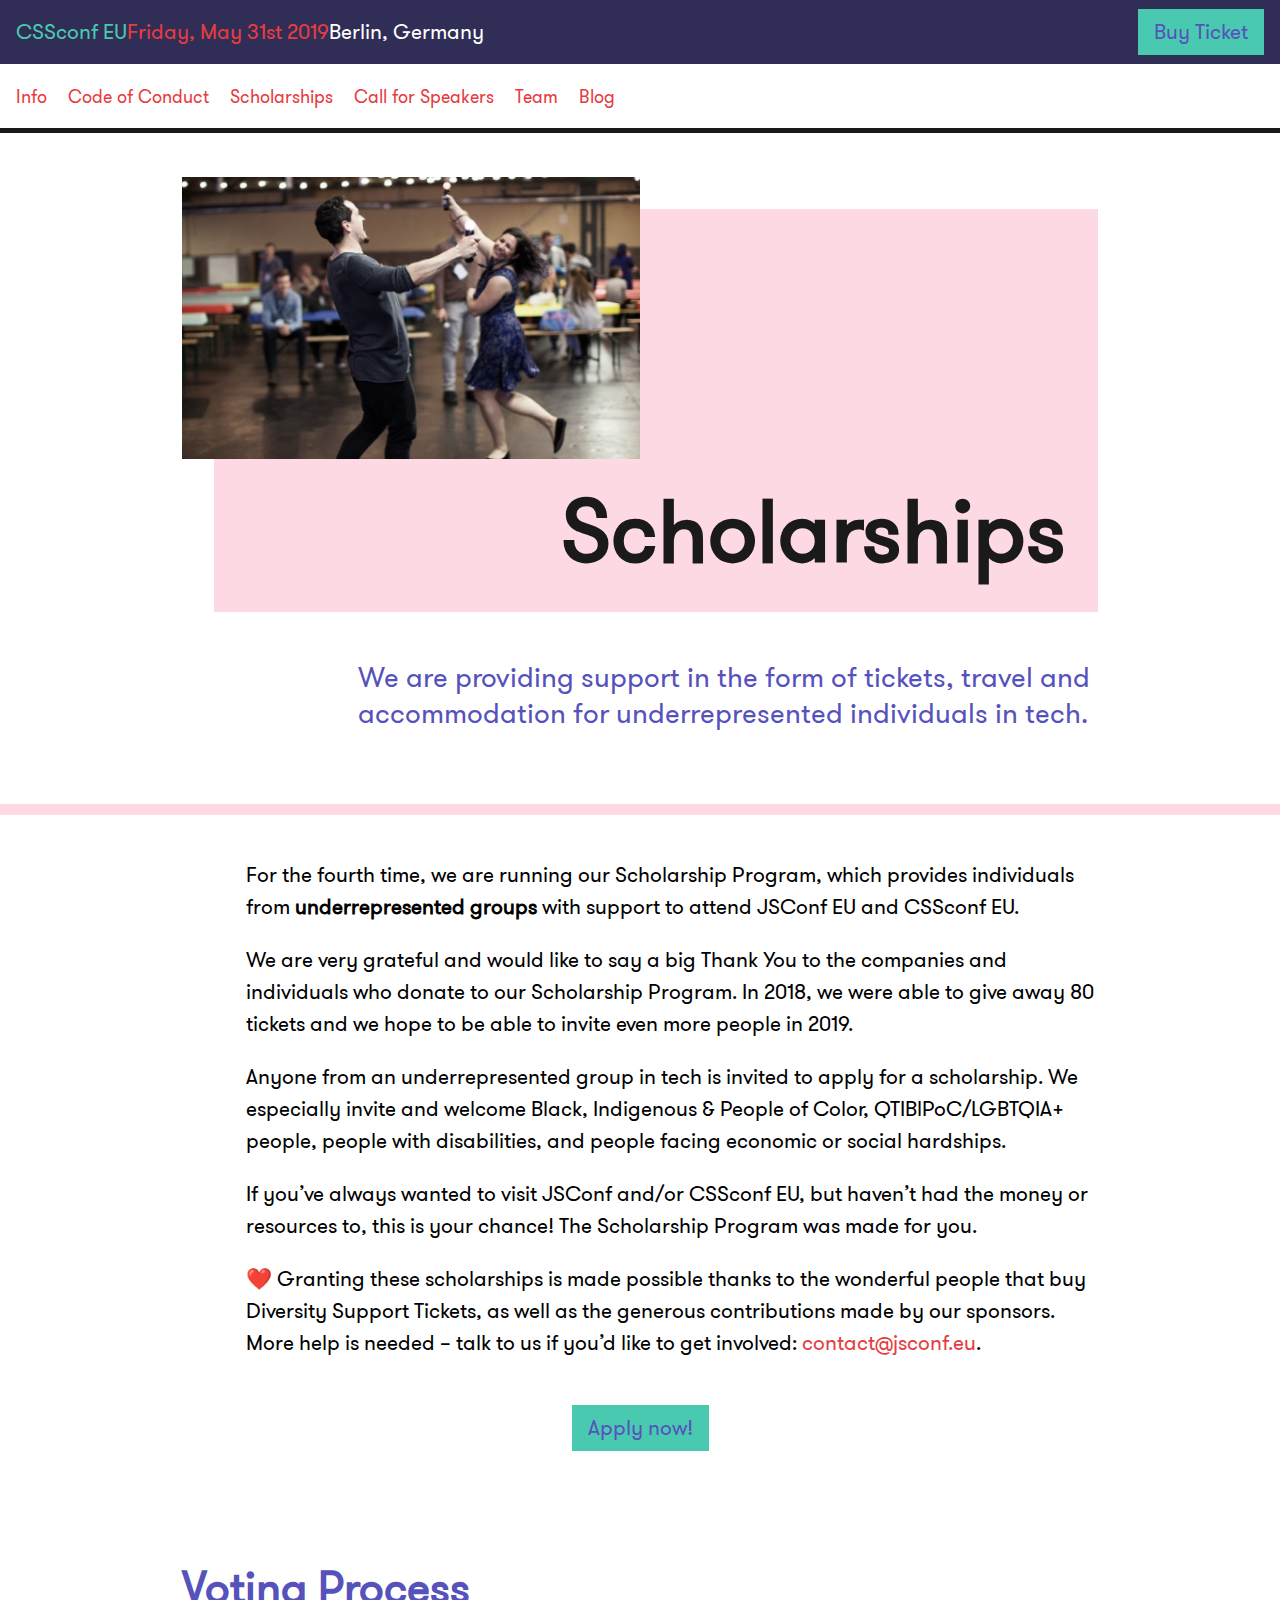
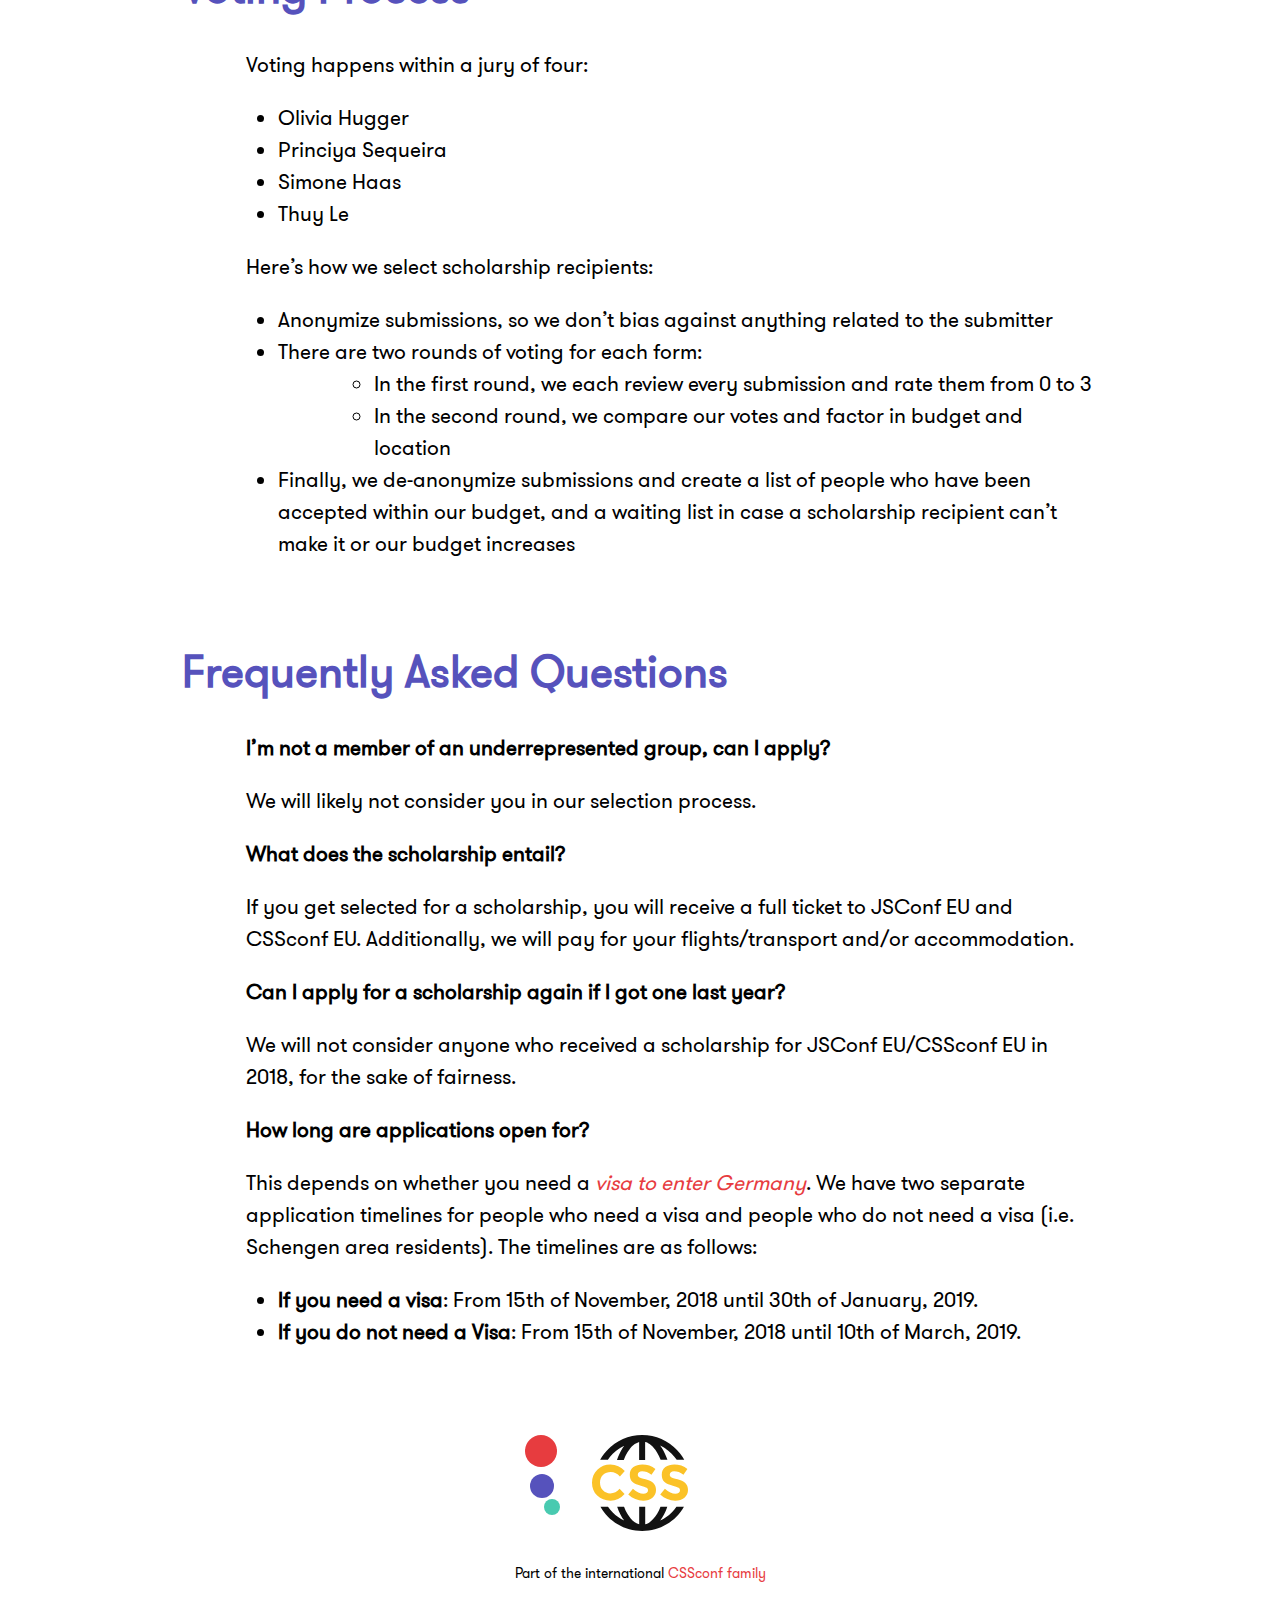
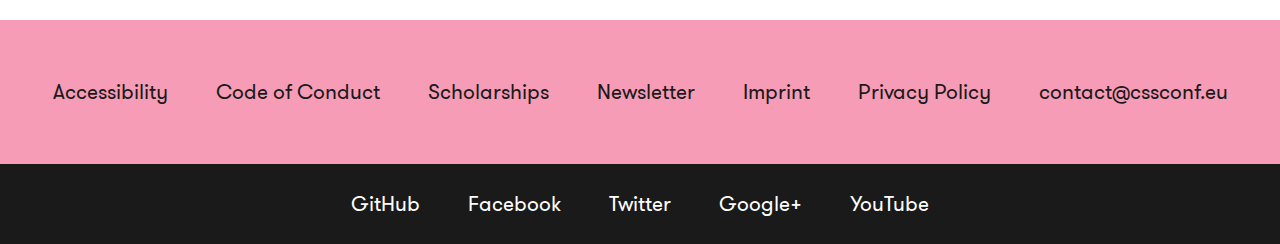
<file: scholarships/index.html>
<!DOCTYPE html>
<html lang="en">
<head>
  <meta charset="utf-8">
  <meta http-equiv="x-ua-compatible" content="ie=edge">
  <title>Scholarships</title>
  <meta name="viewport" content="width=device-width, initial-scale=1">
  <link rel="stylesheet" href="/css/main.css?1542014402782">

  <meta property="og:url" content="https://2019.cssconf.eu"/>
  <meta property="og:type" content="website"/>
  <meta property="og:title"
        content="Scholarships"/>

  
    
    
    <meta name="twitter:card" content="summary_large_image">
    <meta name="twitter:site" content="@CSSconfeu">
    <meta name="twitter:creator" content="@CSSconfeu">
    <meta name="twitter:title" content="Scholarships">
    <meta property="og:title" content="Scholarships">
    
    <meta name="twitter:image" content="https://2019.cssconf.eu/images/open-graph-image.jpg">
    <meta property="og:image" content="https://2019.cssconf.eu/images/open-graph-image.jpg">
  
  <link rel="apple-touch-icon" href="/icons/apple-touch-icon.png" />

<link rel="icon" type="image/png" href="/icons/favicon-16x16.png" sizes="16x16" />
<link rel="icon" type="image/png" href="/icons/favicon-32x32.png" sizes="32x32" />

<link rel="icon" type="image/png" href="/icons/android-chrome-192x192.png" sizes="192x192" />
<link rel="icon" type="image/png" href="/icons/android-chrome-256x256.png" sizes="256x256" />

<meta name="application-name" content="CSSconf EU 2019"/>


  <script src="/js/main.js?1542014402782" defer></script>
</head>
<body class="">



<header class="c-header-global">
  <div class="c-header-global__wrapper">
    <a href="/"
      class="c-header-global__link"
      title="Home">
      <span class="c-header-global__text--name">CSSconf EU</span>
      <span class="c-header-global__hide-on-mobile">
        <span class="c-header-global__text--date">Friday, May 31st 2019</span>
        <span class="c-header-global__text--location">Berlin, Germany</span>
      </span>
    </a>
    <div class="c-header-global__button">
      <a href="https://ti.to/cssconfeu/cssconfeu-2019/"
         class="c-btn">
        Buy Ticket
      </a>
    </div>
  </div>
  <nav class="c-nav-main" id="nav-main">
    <ul class="c-nav-main__list">
      
  <li class="c-nav-main__list-el">
    <a class="c-nav-main__link" href="/info/" >Info</a>
  </li>

      
  <li class="c-nav-main__list-el">
    <a class="c-nav-main__link" href="/code-of-conduct/" >Code of Conduct</a>
  </li>

      
  <li class="c-nav-main__list-el">
    <a class="c-nav-main__link" href="/scholarships/" >Scholarships</a>
  </li>

      
  <li class="c-nav-main__list-el">
    <a class="c-nav-main__link" href="/call-for-speakers/" >Call for Speakers</a>
  </li>

      
  <li class="c-nav-main__list-el">
    <a class="c-nav-main__link" href="/team/" >Team</a>
  </li>

      
  <li class="c-nav-main__list-el">
    <a class="c-nav-main__link" href="https://blog.cssconf.eu" target="_blank">Blog</a>
  </li>

    </ul>
    <button class="c-nav-main__close js-nav-main-toggle">Close</button>
  </nav>
  <button class="c-nav-main-toggle js-nav-main-toggle">Menu</button>
</header>


<div class="l-wrapper">
  
  

  
  <section class="c-intro c-intro--with-image">
    <div class="l-container">
      <div class="c-intro__wrapper">
        
          <img src="/images/intros/code-of-conduct.jpg"
              class="c-intro__image">
        
        <h1 class="c-intro__title">Scholarships</h1>
      </div>
      <p class="c-intro__text copy--max">
        We are providing support in the form of tickets, travel and accommodation for underrepresented individuals in tech.

      </p>
    </div>
  </section>


  <div class="l-container">
    <main>
      <div class="c-markdown c-markdown--indented-paragraphs">
        <p>For the fourth time, we are running our Scholarship Program, which provides individuals from <strong>underrepresented groups</strong> with support to attend JSConf EU and CSSconf EU.</p>
<p>We are very grateful and would like to say a big Thank You to the companies and individuals who donate to our Scholarship Program. In 2018, we were able to give away 80 tickets and we hope to be able to invite even more people in 2019.</p>
<p>Anyone from an underrepresented group in tech is invited to apply for a scholarship. We especially invite and welcome Black, Indigenous &amp; People of Color, QTIBlPoC/LGBTQIA+ people, people with disabilities, and people facing economic or social hardships.</p>
<p>If you’ve always wanted to visit JSConf and/or CSSconf EU, but haven’t had the money or resources to, this is your chance! The Scholarship Program was made for you.</p>
<p>❤️ Granting these scholarships is made possible thanks to the wonderful people that buy Diversity Support Tickets, as well as the generous contributions made by our sponsors. More help is needed – talk to us if you’d like to get involved: <a href="mailto:contact@jsconf.eu?subject=Scholarship%20Program">contact@jsconf.eu</a>.</p>

      </div>

      
  <p class="btn-block">
    <a href="https://goo.gl/forms/DlnIYammVTEGcTsC3" class="c-btn" target="_blank">
      Apply now!
    </a>
  </p>


      <div class="c-markdown c-markdown--indented-paragraphs">
        <h2 id="voting-process">Voting Process</h2>
<p>Voting happens within a jury of four:</p>
<ul>
<li>Olivia Hugger</li>
<li>Princiya Sequeira</li>
<li>Simone Haas</li>
<li>Thuy Le</li>
</ul>
<p>Here’s how we select scholarship recipients:</p>
<ul>
<li>Anonymize submissions, so we don’t bias against anything related to the submitter</li>
<li>There are two rounds of voting for each form:<ul>
<li>In the first round, we each review every submission and rate them from 0 to 3</li>
<li>In the second round, we compare our votes and factor in budget and location</li>
</ul>
</li>
<li>Finally, we de-anonymize submissions and create a list of people who have been accepted within our budget, and a waiting list in case a scholarship recipient can’t make it or our budget increases</li>
</ul>

      </div>

      <div class="c-markdown c-markdown--indented-paragraphs">
        <h2 id="frequently-asked-questions">Frequently Asked Questions</h2>
<p><strong>I’m not a member of an underrepresented group, can I apply?</strong></p>
<p>We will likely not consider you in our selection process.</p>
<p><strong>What does the scholarship entail?</strong></p>
<p>If you get selected for a scholarship, you will receive a full ticket to JSConf EU and CSSconf EU. Additionally, we will pay for your flights/transport and/or accommodation.</p>
<p><strong>Can I apply for a scholarship again if I got one last year?</strong></p>
<p>We will not consider anyone who received a scholarship for JSConf EU/CSSconf EU in 2018, for the sake of fairness.</p>
<p><strong>How long are applications open for?</strong></p>
<p>This depends on whether you need a <a href="https://www.auswaertiges-amt.de/en/einreiseundaufenthalt/visabestimmungen-node"><em>visa to enter Germany</em></a>. We have two separate application timelines for people who need a visa and people who do not need a visa (i.e. Schengen area residents). The timelines are as follows:</p>
<ul>
<li><strong>If you need a visa</strong>: From 15th of November, 2018 until 30th of January, 2019.</li>
<li><strong>If you do not need a Visa</strong>: From 15th of November, 2018 until 10th of March, 2019.</li>
</ul>

      </div>
    </main>
  </div>

</div>

<section>
  <div class="l-container">
    <div class="c-globe">
      <div class="c-globe__element-wrapper">
        
    <svg class="svg svg-globe" viewbox="0 0 16 16">
        

        <use xlink:href="#globe"></use>
    </svg>


        <div class="c-globe__orb-1"></div>
        <div class="c-globe__orb-2"></div>
        <div class="c-globe__orb-3"></div>
      </div>
    </div>
    <p class="copy--mini copy--center">Part of the international <a href="http://cssconf.org/">CSSconf family</a></p>
  </div>
</section>

<footer class="c-footer-global">
  <nav class="c-nav-pages">
    <ul class="c-nav-list c-nav-list--footer-global">
      <li>
        <a class="c-nav-list__anchor" href="/accessibility/">Accessibility</a>
      </li>
      <li>
        <a class="c-nav-list__anchor" href="/code-of-conduct/">Code of Conduct</a>
      </li>
      <li>
        <a class="c-nav-list__anchor" href="/scholarships/">Scholarships</a>
      </li>
      <li>
        <a class="c-nav-list__anchor" href="https://jsconf.us11.list-manage.com/subscribe?u=7a8adcde0f3c219f61b12a94c&id=ca2a86b0bd">Newsletter</a>
      </li>
      <li>
        <a class="c-nav-list__anchor" href="/imprint/">Imprint</a>
      </li>
      <li>
        <a class="c-nav-list__anchor" href="/privacy-policy/">Privacy Policy</a>
      </li>
      <li>
        <a class="c-nav-list__anchor"
           href="mailto:contact@cssconf.eu">
          contact@cssconf.eu
        </a>
      </li>
    </ul>
  </nav>
  <nav class="c-nav-social">
    <ul class="c-nav-list c-nav-list--footer-global">
      <li>
        <a class="c-nav-list__anchor c-nav-list__anchor--social"
           target="_blank"
           href="https://github.com/cssconf/2019.cssconf.eu">
          GitHub
        </a>
      </li>
      <li>
        <a class="c-nav-list__anchor c-nav-list__anchor--social"
           target="_blank"
           href="https://www.facebook.com/cssconfeu/">
          Facebook
        </a>
      </li>
      <li>
        <a class="c-nav-list__anchor c-nav-list__anchor--social"
           target="_blank"
           href="https://twitter.com/cssconfeu">
          Twitter
        </a>
      </li>
      <li>
        <a class="c-nav-list__anchor c-nav-list__anchor--social"
           target="_blank"
           href="https://plus.google.com/+CssconfEu/">
          Google+
        </a>
      </li>
      <li>
        <a class="c-nav-list__anchor c-nav-list__anchor--social"
           target="_blank"
           href="https://www.youtube.com/playlist?list=PL37ZVnwpeshF0XmpjKBJ3-0kvr3b5ZpJR">
          YouTube
        </a>
      </li>
    </ul>
  </nav>
</footer>


<div style="height: 0; width: 0; position: absolute; visibility: hidden;">
  <?xml version="1.0" encoding="UTF-8"?><!DOCTYPE svg PUBLIC "-//W3C//DTD SVG 1.1//EN" "http://www.w3.org/Graphics/SVG/1.1/DTD/svg11.dtd"><svg xmlns="http://www.w3.org/2000/svg" xmlns:xlink="http://www.w3.org/1999/xlink"><defs><style>.cls-1{fill:#fdd9e3;}</style></defs><symbol id="close"><g fill="#FFF" fill-rule="evenodd"><path d="M5.15.908L39.093 34.85l-4.243 4.243L.91 5.15z"/><path d="M.908 34.85L34.85.907l4.243 4.243L5.15 39.09z"/></g></symbol><symbol id="cssconfeu-logo" viewBox="0 0 440 274">
    <!-- Generator: Sketch 50.2 (55047) - http://www.bohemiancoding.com/sketch -->
    <title>logo-1</title>
    <desc>Created with Sketch.</desc>
    
    <g id="logo-1" stroke="none" stroke-width="1" fill="none" fill-rule="evenodd">
        <path d="M50.43488,243.12064 L40.38944,243.12064 C39.83648,238.42048 37.07168,235.28704 30.25184,235.28704 C22.5104,235.28704 18.73184,241.64608 18.73184,248.92672 C18.73184,256.29952 22.23392,262.5664 30.89696,262.5664 C36.7952,262.5664 39.19136,259.98592 40.4816,255.6544 L50.52704,255.6544 C49.14464,264.59392 42.60128,271.50592 30.15968,271.50592 C16.15136,271.50592 8.6864,260.63104 8.6864,248.92672 C8.6864,237.31456 16.15136,226.34752 30.06752,226.34752 C44.07584,226.34752 49.78976,234.82624 50.43488,243.12064 Z M81.8307199,271.50592 C68.1910399,271.50592 59.2515199,261.09184 59.2515199,248.92672 C59.2515199,236.7616 68.1910399,226.34752 81.8307199,226.34752 C95.6547199,226.34752 104.59424,236.7616 104.59424,248.92672 C104.59424,261.09184 95.6547199,271.50592 81.8307199,271.50592 Z M81.8307199,262.5664 C89.5721599,262.5664 94.5487999,256.29952 94.5487999,248.92672 C94.5487999,241.55392 89.5721599,235.28704 81.8307199,235.28704 C74.2735999,235.28704 69.2969599,241.55392 69.2969599,248.92672 C69.2969599,256.29952 74.2735999,262.5664 81.8307199,262.5664 Z M116.36,270.4 L116.36,227.45344 L126.40544,227.45344 L126.40544,233.44384 C129.07808,228.83584 134.05472,226.34752 140.41376,226.34752 C146.58848,226.34752 150.92,228.55936 153.31616,232.1536 C155.43584,235.3792 156.08096,238.97344 156.08096,244.87168 L156.08096,270.4 L146.03552,270.4 L146.03552,248.18944 C146.03552,240.81664 143.91584,235.19488 136.72736,235.19488 C129.7232,235.19488 126.40544,240.81664 126.40544,248.18944 L126.40544,270.4 L116.36,270.4 Z M195.49472,206.44096 L195.49472,214.91968 C194.11232,214.55104 192.63776,214.27456 191.07104,214.27456 C187.9376,214.27456 184.2512,214.27456 184.2512,221.00224 L184.2512,227.45344 L195.49472,227.45344 L195.49472,235.84 L184.2512,235.84 L184.2512,270.4 L174.20576,270.4 L174.20576,235.84 L165.45056,235.84 L165.45056,227.45344 L174.20576,227.45344 L174.20576,222.10816 C174.20576,205.70368 184.712,205.33504 189.68864,205.33504 C192.26912,205.33504 194.3888,205.888 195.49472,206.44096 Z M203.758399,263.58016 C203.758399,259.43296 207.076159,256.1152 211.131199,256.1152 C215.278399,256.1152 218.596159,259.43296 218.596159,263.58016 C218.596159,267.6352 215.278399,270.95296 211.131199,270.95296 C207.076159,270.95296 203.758399,267.6352 203.758399,263.58016 Z M269.622079,215.38048 L242.987839,215.38048 L242.987839,233.62816 L269.622079,233.62816 L269.622079,243.12064 L242.987839,243.12064 L242.987839,260.90752 L269.622079,260.90752 L269.622079,270.4 L232.389439,270.4 L232.389439,205.888 L269.622079,205.888 L269.622079,215.38048 Z M283.691839,248.83456 L283.691839,205.888 L294.290239,205.888 L294.290239,248.83456 C294.290239,256.20736 299.266879,262.47424 306.823999,262.47424 C314.565439,262.47424 319.542079,256.20736 319.542079,248.83456 L319.542079,205.888 L330.140479,205.888 L330.140479,248.83456 C330.140479,261.36832 321.016639,271.96672 306.823999,271.96672 C292.907839,271.96672 283.691839,261.36832 283.691839,248.83456 Z" id="conf.EU" fill="#191919"/>
        <path d="M170.0352,118.560002 C168.191991,126.393641 165.043222,133.689568 160.5888,140.448002 C156.134378,147.206435 150.604833,153.119976 144,158.188802 C137.395167,163.257627 129.792043,167.212787 121.1904,170.054402 C112.588757,172.896016 103.372849,174.316802 93.5424,174.316802 C80.332734,174.316802 68.5056522,172.012825 58.0608,167.404802 C47.6159478,162.796778 38.7456365,156.61444 31.4496,148.857602 C24.1535635,141.100763 18.5472196,132.115253 14.6304,121.900802 C10.7135804,111.68635 8.7552,100.896058 8.7552,89.5296015 C8.7552,78.623947 10.6367812,68.1024522 14.4,57.9648015 C18.1632188,47.8271508 23.6159643,38.8416407 30.7584,31.0080015 C37.9008357,23.1743624 46.5023497,16.9152249 56.5632,12.2304015 C66.6240503,7.5455781 78.0287363,5.20320153 90.7776,5.20320153 C102.75846,5.20320153 113.395154,6.85438501 122.688,10.1568015 C131.980846,13.459218 139.929567,17.9135735 146.5344,23.5200015 C153.139233,29.1264296 158.39998,35.7311635 162.3168,43.3344015 C166.23362,50.9376395 168.806394,59.1167577 170.0352,67.8720015 L142.1568,67.8720015 C141.235195,62.3423739 139.430413,57.1968253 136.7424,52.4352015 C134.054387,47.6735777 130.67522,43.5648188 126.6048,40.1088015 C122.53438,36.6527842 117.772827,33.9264115 112.32,31.9296015 C106.867173,29.9327915 100.838433,28.9344015 94.2336,28.9344015 C85.0175539,28.9344015 76.7616365,30.6239846 69.4656,34.0032015 C62.1695635,37.3824184 56.0640246,41.8751735 51.1488,47.4816015 C46.2335754,53.0880296 42.4704131,59.539165 39.8592,66.8352015 C37.2479869,74.131238 35.9424,81.6959624 35.9424,89.5296015 C35.9424,97.824043 37.2863866,105.657565 39.9744,113.030402 C42.6624134,120.403238 46.5791743,126.892773 51.7248,132.499202 C56.8704257,138.10563 63.244762,142.521585 70.848,145.747202 C78.451238,148.972818 87.1679508,150.585602 96.9984,150.585602 C101.606423,150.585602 106.252777,149.77921 110.9376,148.166402 C115.622423,146.553593 119.96158,144.326416 123.9552,141.484802 C127.94882,138.643187 131.443185,135.264021 134.4384,131.347202 C137.433615,127.430382 139.622393,123.168025 141.0048,118.560002 L170.0352,118.560002 Z M218.572801,117.638402 C218.572801,128.236855 221.491171,136.377573 227.328001,142.060802 C233.16483,147.74403 240.691154,150.585602 249.907201,150.585602 C253.593619,150.585602 257.049584,150.009607 260.275201,148.857602 C263.500817,147.705596 266.303989,146.092812 268.684801,144.019202 C271.065612,141.945591 272.947194,139.449616 274.329601,136.531202 C275.712007,133.612787 276.403201,130.31042 276.403201,126.624002 C276.403201,122.476781 275.596809,119.020815 273.984001,116.256002 C272.371192,113.491188 270.297613,111.148811 267.763201,109.228802 C265.228788,107.308792 262.464016,105.696008 259.468801,104.390402 C256.473586,103.084795 253.593614,101.971206 250.828801,101.049602 C243.455964,98.4383885 236.544033,95.788815 230.092801,93.1008015 C223.641568,90.4127881 217.996825,87.1872203 213.158401,83.4240015 C208.319976,79.6607827 204.518414,75.0912284 201.753601,69.7152015 C198.988787,64.3391746 197.606401,57.5808422 197.606401,49.4400015 C197.606401,42.8351685 198.950387,36.8064288 201.638401,31.3536015 C204.326414,25.9007743 207.935978,21.2160211 212.467201,17.2992015 C216.998423,13.3823819 222.29757,10.3872119 228.364801,8.31360153 C234.432031,6.23999116 240.844767,5.20320153 247.603201,5.20320153 C254.822437,5.20320153 261.580769,6.43198924 267.878401,8.88960153 C274.176032,11.3472138 279.628777,14.8031793 284.236801,19.2576015 C288.844824,23.7120238 292.454387,29.0111708 295.065601,35.1552015 C297.676814,41.2992322 298.982401,48.1343639 298.982401,55.6608015 L272.486401,55.6608015 C272.486401,47.6735616 270.336022,41.2224261 266.035201,36.3072015 C261.734379,31.3919769 255.820838,28.9344015 248.294401,28.9344015 C241.689568,28.9344015 236.006424,30.6239846 231.244801,34.0032015 C226.483177,37.3824184 224.102401,42.527967 224.102401,49.4400015 C224.102401,52.6656177 224.755194,55.5455889 226.060801,58.0800015 C227.366407,60.6144142 229.132789,62.8031923 231.360001,64.6464015 C233.587212,66.4896107 236.083187,68.1023946 238.848001,69.4848015 C241.612814,70.8672084 244.531185,72.0959961 247.603201,73.1712015 C253.900832,75.475213 260.313568,77.9327885 266.841601,80.5440015 C273.369633,83.1552146 279.321574,86.3807823 284.697601,90.2208015 C290.073627,94.0608207 294.451184,98.6687746 297.830401,104.044802 C301.209617,109.420828 302.899201,115.948763 302.899201,123.628802 C302.899201,131.923243 301.440015,139.21917 298.521601,145.516802 C295.603186,151.814433 291.609626,157.11358 286.540801,161.414402 C281.471975,165.715223 275.596834,168.940791 268.915201,171.091202 C262.233567,173.241612 255.129638,174.316802 247.603201,174.316802 C240.230364,174.316802 233.203234,173.049614 226.521601,170.515202 C219.839967,167.980789 213.964826,164.294426 208.896001,159.456002 C203.827175,154.617577 199.756816,148.704036 196.684801,141.715202 C193.612785,134.726367 192.076801,126.700847 192.076801,117.638402 L218.572801,117.638402 Z M353.510401,117.638402 C353.510401,128.236855 356.428772,136.377573 362.265601,142.060802 C368.10243,147.74403 375.628755,150.585602 384.844801,150.585602 C388.53122,150.585602 391.987185,150.009607 395.212801,148.857602 C398.438417,147.705596 401.241589,146.092812 403.622401,144.019202 C406.003213,141.945591 407.884794,139.449616 409.267201,136.531202 C410.649608,133.612787 411.340801,130.31042 411.340801,126.624002 C411.340801,122.476781 410.534409,119.020815 408.921601,116.256002 C407.308793,113.491188 405.235214,111.148811 402.700801,109.228802 C400.166388,107.308792 397.401616,105.696008 394.406401,104.390402 C391.411186,103.084795 388.531215,101.971206 385.766401,101.049602 C378.393564,98.4383885 371.481633,95.788815 365.030401,93.1008015 C358.579169,90.4127881 352.934425,87.1872203 348.096001,83.4240015 C343.257577,79.6607827 339.456015,75.0912284 336.691201,69.7152015 C333.926387,64.3391746 332.544001,57.5808422 332.544001,49.4400015 C332.544001,42.8351685 333.887988,36.8064288 336.576001,31.3536015 C339.264015,25.9007743 342.873578,21.2160211 347.404801,17.2992015 C351.936024,13.3823819 357.235171,10.3872119 363.302401,8.31360153 C369.369631,6.23999116 375.782367,5.20320153 382.540801,5.20320153 C389.760037,5.20320153 396.51837,6.43198924 402.816001,8.88960153 C409.113633,11.3472138 414.566378,14.8031793 419.174401,19.2576015 C423.782424,23.7120238 427.391988,29.0111708 430.003201,35.1552015 C432.614414,41.2992322 433.920001,48.1343639 433.920001,55.6608015 L407.424001,55.6608015 C407.424001,47.6735616 405.273623,41.2224261 400.972801,36.3072015 C396.67198,31.3919769 390.758439,28.9344015 383.232001,28.9344015 C376.627168,28.9344015 370.944025,30.6239846 366.182401,34.0032015 C361.420777,37.3824184 359.040001,42.527967 359.040001,49.4400015 C359.040001,52.6656177 359.692795,55.5455889 360.998401,58.0800015 C362.304008,60.6144142 364.07039,62.8031923 366.297601,64.6464015 C368.524812,66.4896107 371.020787,68.1023946 373.785601,69.4848015 C376.550415,70.8672084 379.468786,72.0959961 382.540801,73.1712015 C388.838433,75.475213 395.251168,77.9327885 401.779201,80.5440015 C408.307234,83.1552146 414.259174,86.3807823 419.635201,90.2208015 C425.011228,94.0608207 429.388784,98.6687746 432.768001,104.044802 C436.147218,109.420828 437.836801,115.948763 437.836801,123.628802 C437.836801,131.923243 436.377616,139.21917 433.459201,145.516802 C430.540786,151.814433 426.547226,157.11358 421.478401,161.414402 C416.409576,165.715223 410.534434,168.940791 403.852801,171.091202 C397.171168,173.241612 390.067239,174.316802 382.540801,174.316802 C375.167964,174.316802 368.140834,173.049614 361.459201,170.515202 C354.777568,167.980789 348.902426,164.294426 343.833601,159.456002 C338.764776,154.617577 334.694416,148.704036 331.622401,141.715202 C328.550386,134.726367 327.014401,126.700847 327.014401,117.638402 L353.510401,117.638402 Z" id="CSS" fill="#191919"/>
    </g>
</symbol><symbol id="globe" viewBox="0 0 143.8 143.7">
<g>
  <path fill="#FBC227" d="M27.2,87.4c5.7,0,10.4-2.3,14.1-6.8l7.5,7.7c-6,6.7-13,10-21,10c-8.1,0-14.7-2.5-20-7.6C2.6,85.6,0,79.2,0,71.4
  s2.7-14.3,8-19.5s11.8-7.8,19.5-7.8c8.6,0,15.8,3.3,21.6,9.8l-7.3,8.2c-3.7-4.6-8.3-6.9-13.8-6.9c-4.4,0-8.2,1.4-11.3,4.3
  S12,66.3,12,71.1s1.5,8.8,4.4,11.7C19.5,86,23,87.4,27.2,87.4L27.2,87.4z"/>
  <path fill="#FBC227" d="M70.3,55.8c-1.1,0.9-1.7,2.2-1.7,3.7s0.7,2.7,2.1,3.6c1.4,0.9,4.5,2,9.5,3.2s8.8,3.1,11.6,5.5c2.7,2.5,4.1,6,4.1,10.7
  s-1.8,8.5-5.3,11.4s-8.2,4.4-13.9,4.4c-8.3,0-15.8-3.1-22.4-9.2l7-8.5c5.6,5,10.9,7.4,15.7,7.4c2.1,0,3.8-0.5,5.1-1.4
  c1.2-0.9,1.8-2.2,1.8-3.8s-0.7-2.8-2-3.8c-1.3-0.9-3.9-1.9-7.7-2.8c-6.1-1.4-10.6-3.3-13.4-5.7c-2.8-2.3-4.2-6-4.2-11
  S58.4,50.7,62,48c3.6-2.7,8-4,13.4-4c3.5,0,7,0.6,10.5,1.8c3.5,1.2,6.5,2.9,9.1,5.1l-5.9,8.5c-4.5-3.5-9.3-5.2-14.1-5.2
  C73,54.4,71.4,54.9,70.3,55.8z M118.2,55.8c-1.1,0.9-1.7,2.2-1.7,3.7s0.7,2.7,2.1,3.6c1.4,0.9,4.5,2,9.5,3.2s8.8,3.1,11.6,5.5
  c2.7,2.5,4.1,6,4.1,10.7s-1.8,8.5-5.3,11.4s-8.2,4.4-13.9,4.4c-8.3,0-15.8-3.1-22.4-9.2l7-8.5c5.6,5,10.9,7.4,15.7,7.4
  c2.1,0,3.8-0.5,5.1-1.4c1.2-0.9,1.8-2.2,1.8-3.8s-0.7-2.8-2-3.8c-1.3-0.9-3.9-1.9-7.7-2.8c-6.1-1.4-10.6-3.3-13.4-5.7
  c-2.8-2.3-4.2-6-4.2-11s1.8-8.8,5.4-11.5c3.6-2.7,8-4,13.4-4c3.5,0,7,0.6,10.5,1.8c3.5,1.2,6.5,2.9,9.1,5.1l-5.9,8.5
  c-4.5-3.5-9.3-5.2-14.1-5.2C120.8,54.4,119.3,54.9,118.2,55.8L118.2,55.8z"/>
</g>
<g>
  <path fill="hsl(0, 0%, 7%)" d="M23.5,37.3c2.2-3,4.7-6.5,7.6-9.3c5.1-5,10.8-9.1,17.2-12.1c-4.4,5.9-8.1,13.4-10.9,21.4h10.2c1.5-4,3.3-7.8,5.3-11.1
  c3.2-5.4,7.1-9.8,11.1-12.6c2.1-1.5,4.6-2.6,6.6-3.3v27h9v-27c3,0.6,4.6,1.7,6.7,3.2c4,2.8,7.9,7.2,11.1,12.6
  c2,3.3,3.9,7.1,5.4,11.1H113c-2.8-8-6.4-15.6-10.9-21.5c6.4,3.1,12.2,7.2,17.2,12.2c2.8,2.8,5.4,6.2,7.6,9.2h11.3
  C125.9,15.1,102.3,0,75.2,0s-50.7,15.1-63,37.1h11.3V37.3z"/>
  <path fill="hsl(0, 0%, 7%)" d="M126.5,107.3c-2.1,3-4.4,6-7.1,8.7c-5.1,5-10.8,9-17.2,12.1c4.3-5.7,7.9-12.7,10.6-20.7h-10.2c-1.4,4-3.1,7.4-5,10.5
  c-3.2,5.4-7.3,9.8-11.2,12.6c-2.1,1.5-3.7,2.7-6.7,3.3v-26.5h-9v26.5c-2-0.6-4.5-1.7-6.6-3.2c-4-2.8-7.9-7.4-11.1-12.8
  c-1.9-3.1-3.6-6.5-5-10.5H37.7c2.7,8,6.3,15.2,10.6,20.9c-6.4-3.1-12.2-7.3-17.2-12.3c-2.6-2.6-5-5.5-7.1-8.5H12.7
  c12.4,22,35.8,36.3,62.5,36.3s50.1-14.3,62.5-36.3h-11.2V107.3z"/>
</g>
</symbol><symbol id="hamburger"><path d="M0 12h48v6H0zm0 12h48v6H0zM0 0h48v6H0z" fill="#FFF" fill-rule="evenodd"/></symbol><symbol id="index-arrow" viewBox="0 0 1430 321"><title>arrow</title><polygon class="cls-1" points="1430 160.5 1192 0 1192 100 0 100 0 221 1192 221 1192 321 1430 160.5"/></symbol></svg>
</div>

</body>
</html>
</file>
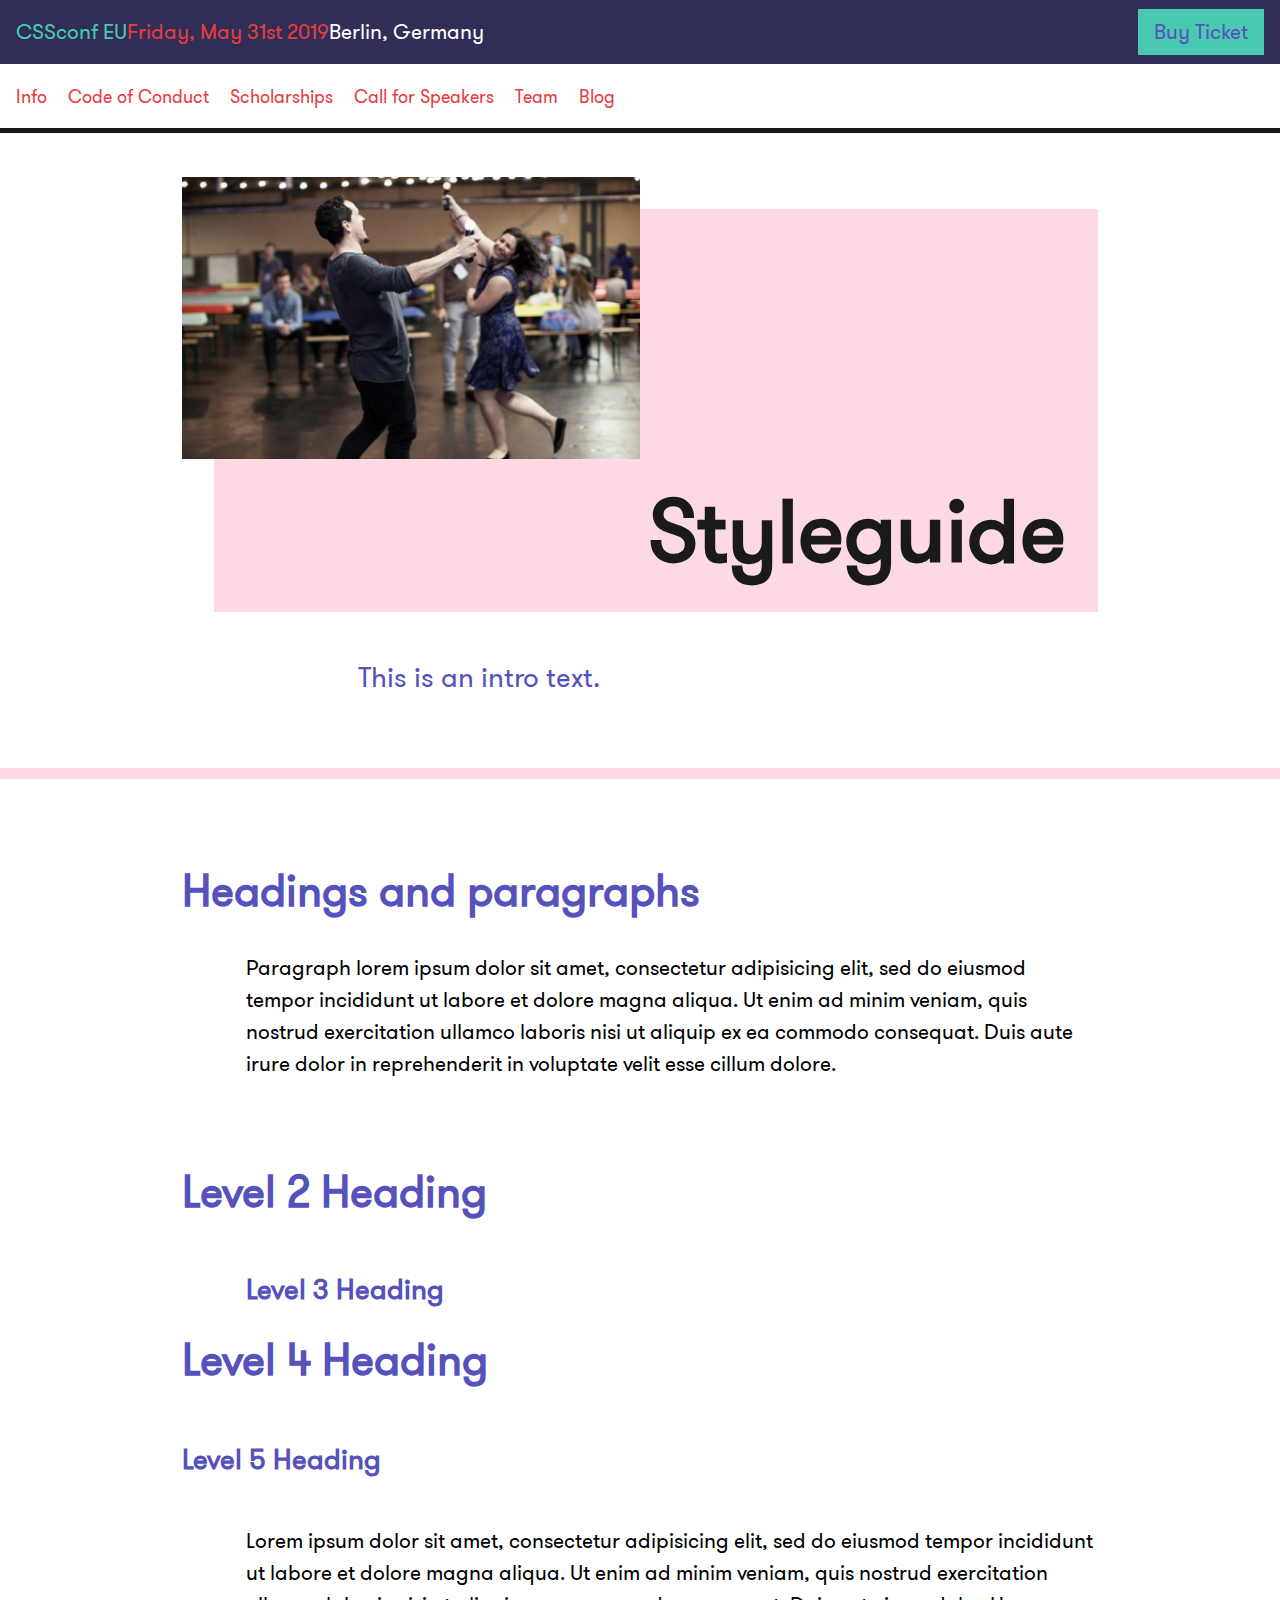
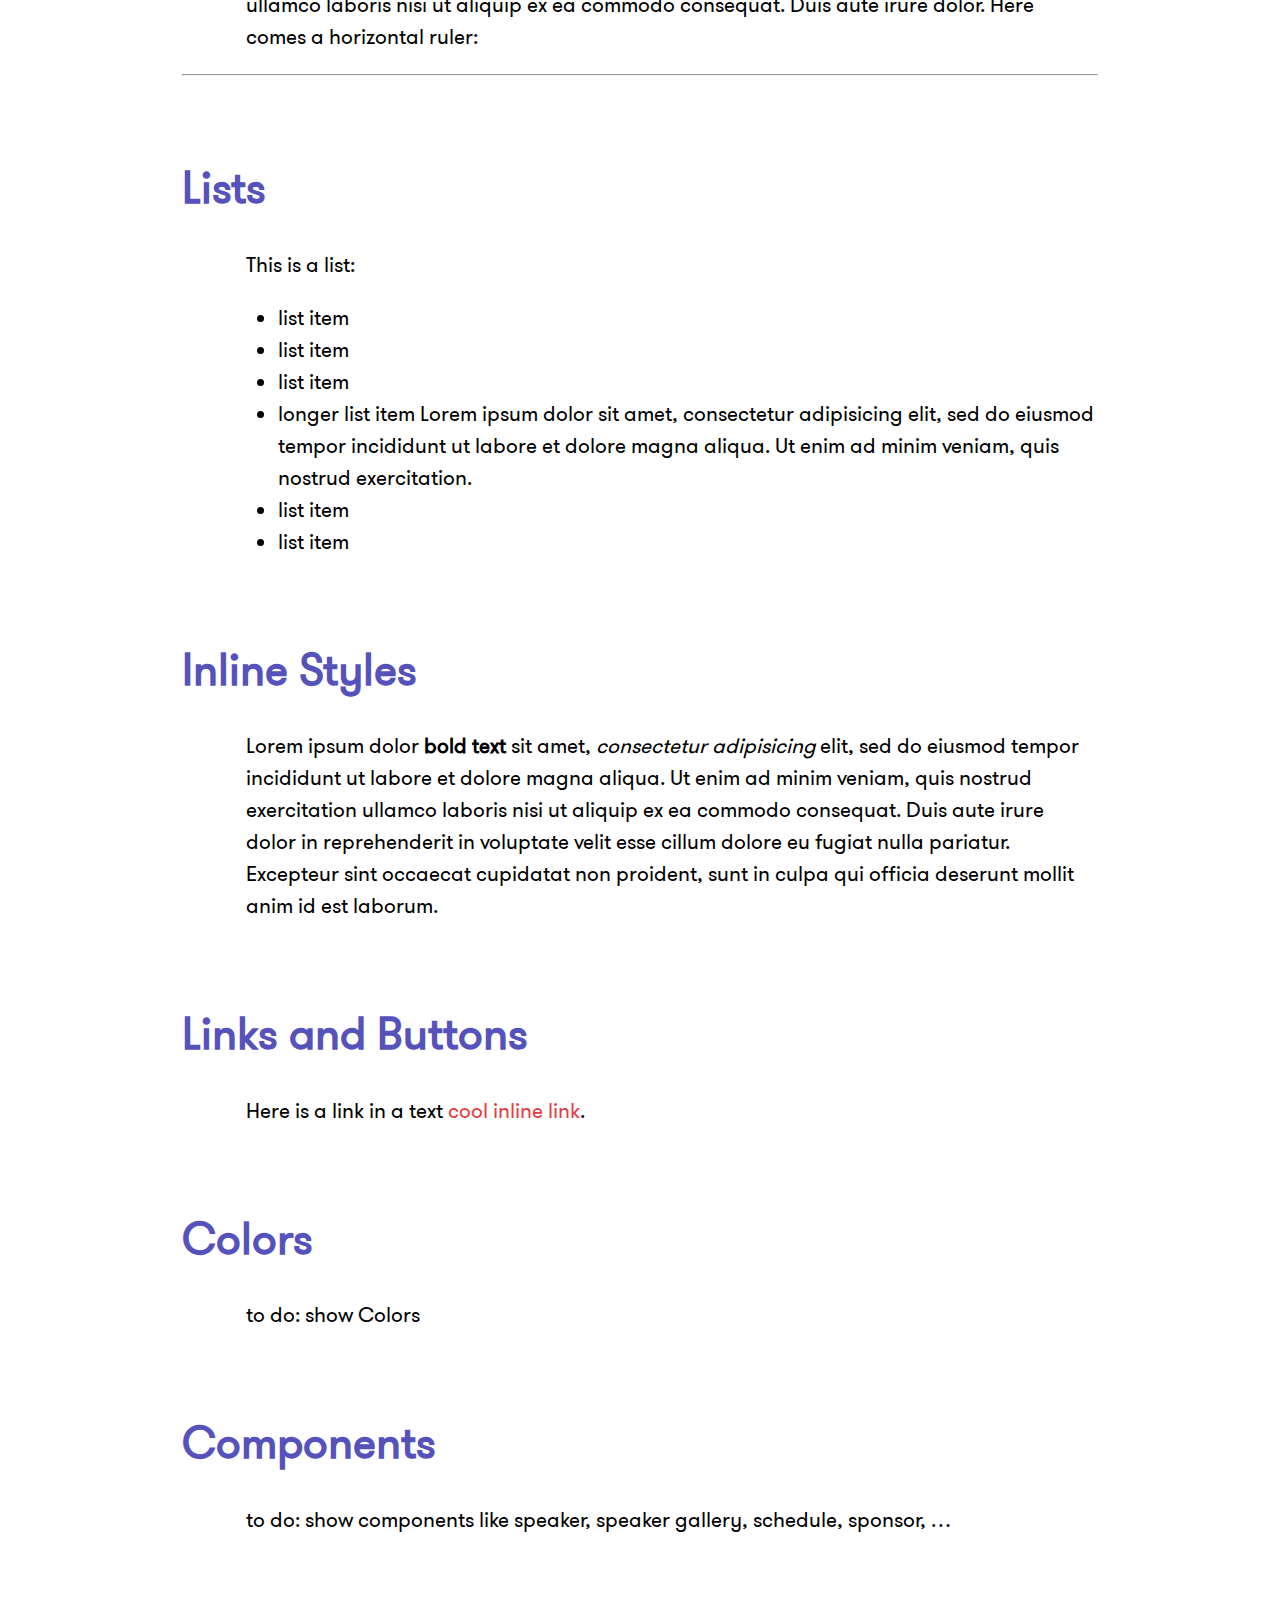
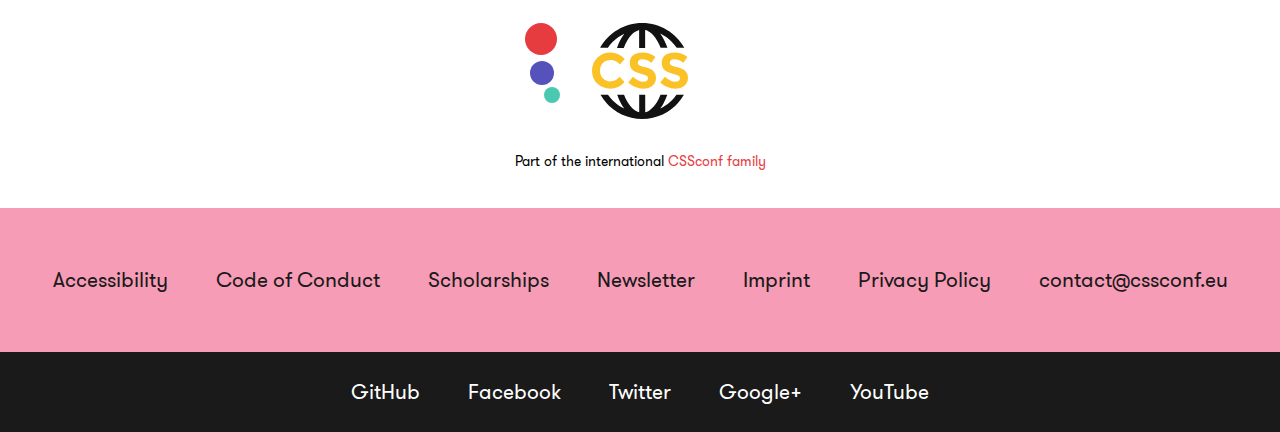
<file: styleguide/index.html>
<!DOCTYPE html>
<html lang="en">
<head>
  <meta charset="utf-8">
  <meta http-equiv="x-ua-compatible" content="ie=edge">
  <title>Styleguide</title>
  <meta name="viewport" content="width=device-width, initial-scale=1">
  <link rel="stylesheet" href="/css/main.css?1542014402782">

  <meta property="og:url" content="https://2019.cssconf.eu"/>
  <meta property="og:type" content="website"/>
  <meta property="og:title"
        content="Styleguide"/>

  
    
    
    <meta name="twitter:card" content="summary_large_image">
    <meta name="twitter:site" content="@CSSconfeu">
    <meta name="twitter:creator" content="@CSSconfeu">
    <meta name="twitter:title" content="Styleguide">
    <meta property="og:title" content="Styleguide">
    
    <meta name="twitter:image" content="https://2019.cssconf.eu/images/open-graph-image.jpg">
    <meta property="og:image" content="https://2019.cssconf.eu/images/open-graph-image.jpg">
  
  <link rel="apple-touch-icon" href="/icons/apple-touch-icon.png" />

<link rel="icon" type="image/png" href="/icons/favicon-16x16.png" sizes="16x16" />
<link rel="icon" type="image/png" href="/icons/favicon-32x32.png" sizes="32x32" />

<link rel="icon" type="image/png" href="/icons/android-chrome-192x192.png" sizes="192x192" />
<link rel="icon" type="image/png" href="/icons/android-chrome-256x256.png" sizes="256x256" />

<meta name="application-name" content="CSSconf EU 2019"/>


  <script src="/js/main.js?1542014402782" defer></script>
</head>
<body class="">



<header class="c-header-global">
  <div class="c-header-global__wrapper">
    <a href="/"
      class="c-header-global__link"
      title="Home">
      <span class="c-header-global__text--name">CSSconf EU</span>
      <span class="c-header-global__hide-on-mobile">
        <span class="c-header-global__text--date">Friday, May 31st 2019</span>
        <span class="c-header-global__text--location">Berlin, Germany</span>
      </span>
    </a>
    <div class="c-header-global__button">
      <a href="https://ti.to/cssconfeu/cssconfeu-2019/"
         class="c-btn">
        Buy Ticket
      </a>
    </div>
  </div>
  <nav class="c-nav-main" id="nav-main">
    <ul class="c-nav-main__list">
      
  <li class="c-nav-main__list-el">
    <a class="c-nav-main__link" href="/info/" >Info</a>
  </li>

      
  <li class="c-nav-main__list-el">
    <a class="c-nav-main__link" href="/code-of-conduct/" >Code of Conduct</a>
  </li>

      
  <li class="c-nav-main__list-el">
    <a class="c-nav-main__link" href="/scholarships/" >Scholarships</a>
  </li>

      
  <li class="c-nav-main__list-el">
    <a class="c-nav-main__link" href="/call-for-speakers/" >Call for Speakers</a>
  </li>

      
  <li class="c-nav-main__list-el">
    <a class="c-nav-main__link" href="/team/" >Team</a>
  </li>

      
  <li class="c-nav-main__list-el">
    <a class="c-nav-main__link" href="https://blog.cssconf.eu" target="_blank">Blog</a>
  </li>

    </ul>
    <button class="c-nav-main__close js-nav-main-toggle">Close</button>
  </nav>
  <button class="c-nav-main-toggle js-nav-main-toggle">Menu</button>
</header>


<div class="l-wrapper">
  
  

  
  <section class="c-intro c-intro--with-image">
    <div class="l-container">
      <div class="c-intro__wrapper">
        
          <img src="/images/intros/code-of-conduct.jpg"
              class="c-intro__image">
        
        <h1 class="c-intro__title">Styleguide</h1>
      </div>
      <p class="c-intro__text copy--max">
        This is an intro text.

      </p>
    </div>
  </section>


  <div class="l-container">
    <main>
      <div class="c-markdown c-markdown--indented-paragraphs">
        <h2 id="headings-and-paragraphs">Headings and paragraphs</h2>
<p>Paragraph lorem ipsum dolor sit amet, consectetur adipisicing elit, sed do eiusmod tempor incididunt ut labore et dolore magna aliqua. Ut enim ad minim veniam, quis nostrud exercitation ullamco laboris nisi ut aliquip ex ea commodo consequat. Duis aute irure dolor in reprehenderit in voluptate velit esse cillum dolore.</p>
<h2 id="level-2-heading">Level 2 Heading</h2>
<h3 id="level-3-heading">Level 3 Heading</h3>
<h4 id="level-4-heading">Level 4 Heading</h4>
<h5 id="level-5-heading">Level 5 Heading</h5>
<p>Lorem ipsum dolor sit amet, consectetur adipisicing elit, sed do eiusmod tempor incididunt ut labore et dolore magna aliqua. Ut enim ad minim veniam, quis nostrud exercitation ullamco laboris nisi ut aliquip ex ea commodo consequat. Duis aute irure dolor. Here comes a horizontal ruler:</p>
<hr>

<h2 id="lists">Lists</h2>
<p>This is a list:</p>
<ul>
<li>list item</li>
<li>list item</li>
<li>list item</li>
<li>longer list item Lorem ipsum dolor sit amet, consectetur adipisicing elit, sed do eiusmod tempor incididunt ut labore et dolore magna aliqua. Ut enim ad minim veniam, quis nostrud exercitation.</li>
<li>list item</li>
<li>list item</li>
</ul>
<h2 id="inline-styles">Inline Styles</h2>
<p>Lorem ipsum dolor <strong>bold text</strong> sit amet, <em>consectetur adipisicing</em> elit, sed do eiusmod tempor incididunt ut labore et dolore magna aliqua. Ut enim ad minim veniam, quis nostrud exercitation ullamco laboris nisi ut aliquip ex ea commodo consequat. Duis aute irure dolor in reprehenderit in voluptate velit esse cillum dolore eu fugiat nulla pariatur. Excepteur sint occaecat cupidatat non proident, sunt in culpa qui officia deserunt mollit anim id est laborum.</p>
<h2 id="links-and-buttons">Links and Buttons</h2>
<p>Here is a link in a text <a href="https://2019.cssconf.eu">cool inline link</a>.</p>
<h2 id="colors">Colors</h2>
<p>to do: show Colors</p>
<h2 id="components">Components</h2>
<p>to do: show components like speaker, speaker gallery, schedule, sponsor, …</p>

      </div>
    </main>
  </div>

</div>

<section>
  <div class="l-container">
    <div class="c-globe">
      <div class="c-globe__element-wrapper">
        
    <svg class="svg svg-globe" viewbox="0 0 16 16">
        

        <use xlink:href="#globe"></use>
    </svg>


        <div class="c-globe__orb-1"></div>
        <div class="c-globe__orb-2"></div>
        <div class="c-globe__orb-3"></div>
      </div>
    </div>
    <p class="copy--mini copy--center">Part of the international <a href="http://cssconf.org/">CSSconf family</a></p>
  </div>
</section>

<footer class="c-footer-global">
  <nav class="c-nav-pages">
    <ul class="c-nav-list c-nav-list--footer-global">
      <li>
        <a class="c-nav-list__anchor" href="/accessibility/">Accessibility</a>
      </li>
      <li>
        <a class="c-nav-list__anchor" href="/code-of-conduct/">Code of Conduct</a>
      </li>
      <li>
        <a class="c-nav-list__anchor" href="/scholarships/">Scholarships</a>
      </li>
      <li>
        <a class="c-nav-list__anchor" href="https://jsconf.us11.list-manage.com/subscribe?u=7a8adcde0f3c219f61b12a94c&id=ca2a86b0bd">Newsletter</a>
      </li>
      <li>
        <a class="c-nav-list__anchor" href="/imprint/">Imprint</a>
      </li>
      <li>
        <a class="c-nav-list__anchor" href="/privacy-policy/">Privacy Policy</a>
      </li>
      <li>
        <a class="c-nav-list__anchor"
           href="mailto:contact@cssconf.eu">
          contact@cssconf.eu
        </a>
      </li>
    </ul>
  </nav>
  <nav class="c-nav-social">
    <ul class="c-nav-list c-nav-list--footer-global">
      <li>
        <a class="c-nav-list__anchor c-nav-list__anchor--social"
           target="_blank"
           href="https://github.com/cssconf/2019.cssconf.eu">
          GitHub
        </a>
      </li>
      <li>
        <a class="c-nav-list__anchor c-nav-list__anchor--social"
           target="_blank"
           href="https://www.facebook.com/cssconfeu/">
          Facebook
        </a>
      </li>
      <li>
        <a class="c-nav-list__anchor c-nav-list__anchor--social"
           target="_blank"
           href="https://twitter.com/cssconfeu">
          Twitter
        </a>
      </li>
      <li>
        <a class="c-nav-list__anchor c-nav-list__anchor--social"
           target="_blank"
           href="https://plus.google.com/+CssconfEu/">
          Google+
        </a>
      </li>
      <li>
        <a class="c-nav-list__anchor c-nav-list__anchor--social"
           target="_blank"
           href="https://www.youtube.com/playlist?list=PL37ZVnwpeshF0XmpjKBJ3-0kvr3b5ZpJR">
          YouTube
        </a>
      </li>
    </ul>
  </nav>
</footer>


<div style="height: 0; width: 0; position: absolute; visibility: hidden;">
  <?xml version="1.0" encoding="UTF-8"?><!DOCTYPE svg PUBLIC "-//W3C//DTD SVG 1.1//EN" "http://www.w3.org/Graphics/SVG/1.1/DTD/svg11.dtd"><svg xmlns="http://www.w3.org/2000/svg" xmlns:xlink="http://www.w3.org/1999/xlink"><defs><style>.cls-1{fill:#fdd9e3;}</style></defs><symbol id="close"><g fill="#FFF" fill-rule="evenodd"><path d="M5.15.908L39.093 34.85l-4.243 4.243L.91 5.15z"/><path d="M.908 34.85L34.85.907l4.243 4.243L5.15 39.09z"/></g></symbol><symbol id="cssconfeu-logo" viewBox="0 0 440 274">
    <!-- Generator: Sketch 50.2 (55047) - http://www.bohemiancoding.com/sketch -->
    <title>logo-1</title>
    <desc>Created with Sketch.</desc>
    
    <g id="logo-1" stroke="none" stroke-width="1" fill="none" fill-rule="evenodd">
        <path d="M50.43488,243.12064 L40.38944,243.12064 C39.83648,238.42048 37.07168,235.28704 30.25184,235.28704 C22.5104,235.28704 18.73184,241.64608 18.73184,248.92672 C18.73184,256.29952 22.23392,262.5664 30.89696,262.5664 C36.7952,262.5664 39.19136,259.98592 40.4816,255.6544 L50.52704,255.6544 C49.14464,264.59392 42.60128,271.50592 30.15968,271.50592 C16.15136,271.50592 8.6864,260.63104 8.6864,248.92672 C8.6864,237.31456 16.15136,226.34752 30.06752,226.34752 C44.07584,226.34752 49.78976,234.82624 50.43488,243.12064 Z M81.8307199,271.50592 C68.1910399,271.50592 59.2515199,261.09184 59.2515199,248.92672 C59.2515199,236.7616 68.1910399,226.34752 81.8307199,226.34752 C95.6547199,226.34752 104.59424,236.7616 104.59424,248.92672 C104.59424,261.09184 95.6547199,271.50592 81.8307199,271.50592 Z M81.8307199,262.5664 C89.5721599,262.5664 94.5487999,256.29952 94.5487999,248.92672 C94.5487999,241.55392 89.5721599,235.28704 81.8307199,235.28704 C74.2735999,235.28704 69.2969599,241.55392 69.2969599,248.92672 C69.2969599,256.29952 74.2735999,262.5664 81.8307199,262.5664 Z M116.36,270.4 L116.36,227.45344 L126.40544,227.45344 L126.40544,233.44384 C129.07808,228.83584 134.05472,226.34752 140.41376,226.34752 C146.58848,226.34752 150.92,228.55936 153.31616,232.1536 C155.43584,235.3792 156.08096,238.97344 156.08096,244.87168 L156.08096,270.4 L146.03552,270.4 L146.03552,248.18944 C146.03552,240.81664 143.91584,235.19488 136.72736,235.19488 C129.7232,235.19488 126.40544,240.81664 126.40544,248.18944 L126.40544,270.4 L116.36,270.4 Z M195.49472,206.44096 L195.49472,214.91968 C194.11232,214.55104 192.63776,214.27456 191.07104,214.27456 C187.9376,214.27456 184.2512,214.27456 184.2512,221.00224 L184.2512,227.45344 L195.49472,227.45344 L195.49472,235.84 L184.2512,235.84 L184.2512,270.4 L174.20576,270.4 L174.20576,235.84 L165.45056,235.84 L165.45056,227.45344 L174.20576,227.45344 L174.20576,222.10816 C174.20576,205.70368 184.712,205.33504 189.68864,205.33504 C192.26912,205.33504 194.3888,205.888 195.49472,206.44096 Z M203.758399,263.58016 C203.758399,259.43296 207.076159,256.1152 211.131199,256.1152 C215.278399,256.1152 218.596159,259.43296 218.596159,263.58016 C218.596159,267.6352 215.278399,270.95296 211.131199,270.95296 C207.076159,270.95296 203.758399,267.6352 203.758399,263.58016 Z M269.622079,215.38048 L242.987839,215.38048 L242.987839,233.62816 L269.622079,233.62816 L269.622079,243.12064 L242.987839,243.12064 L242.987839,260.90752 L269.622079,260.90752 L269.622079,270.4 L232.389439,270.4 L232.389439,205.888 L269.622079,205.888 L269.622079,215.38048 Z M283.691839,248.83456 L283.691839,205.888 L294.290239,205.888 L294.290239,248.83456 C294.290239,256.20736 299.266879,262.47424 306.823999,262.47424 C314.565439,262.47424 319.542079,256.20736 319.542079,248.83456 L319.542079,205.888 L330.140479,205.888 L330.140479,248.83456 C330.140479,261.36832 321.016639,271.96672 306.823999,271.96672 C292.907839,271.96672 283.691839,261.36832 283.691839,248.83456 Z" id="conf.EU" fill="#191919"/>
        <path d="M170.0352,118.560002 C168.191991,126.393641 165.043222,133.689568 160.5888,140.448002 C156.134378,147.206435 150.604833,153.119976 144,158.188802 C137.395167,163.257627 129.792043,167.212787 121.1904,170.054402 C112.588757,172.896016 103.372849,174.316802 93.5424,174.316802 C80.332734,174.316802 68.5056522,172.012825 58.0608,167.404802 C47.6159478,162.796778 38.7456365,156.61444 31.4496,148.857602 C24.1535635,141.100763 18.5472196,132.115253 14.6304,121.900802 C10.7135804,111.68635 8.7552,100.896058 8.7552,89.5296015 C8.7552,78.623947 10.6367812,68.1024522 14.4,57.9648015 C18.1632188,47.8271508 23.6159643,38.8416407 30.7584,31.0080015 C37.9008357,23.1743624 46.5023497,16.9152249 56.5632,12.2304015 C66.6240503,7.5455781 78.0287363,5.20320153 90.7776,5.20320153 C102.75846,5.20320153 113.395154,6.85438501 122.688,10.1568015 C131.980846,13.459218 139.929567,17.9135735 146.5344,23.5200015 C153.139233,29.1264296 158.39998,35.7311635 162.3168,43.3344015 C166.23362,50.9376395 168.806394,59.1167577 170.0352,67.8720015 L142.1568,67.8720015 C141.235195,62.3423739 139.430413,57.1968253 136.7424,52.4352015 C134.054387,47.6735777 130.67522,43.5648188 126.6048,40.1088015 C122.53438,36.6527842 117.772827,33.9264115 112.32,31.9296015 C106.867173,29.9327915 100.838433,28.9344015 94.2336,28.9344015 C85.0175539,28.9344015 76.7616365,30.6239846 69.4656,34.0032015 C62.1695635,37.3824184 56.0640246,41.8751735 51.1488,47.4816015 C46.2335754,53.0880296 42.4704131,59.539165 39.8592,66.8352015 C37.2479869,74.131238 35.9424,81.6959624 35.9424,89.5296015 C35.9424,97.824043 37.2863866,105.657565 39.9744,113.030402 C42.6624134,120.403238 46.5791743,126.892773 51.7248,132.499202 C56.8704257,138.10563 63.244762,142.521585 70.848,145.747202 C78.451238,148.972818 87.1679508,150.585602 96.9984,150.585602 C101.606423,150.585602 106.252777,149.77921 110.9376,148.166402 C115.622423,146.553593 119.96158,144.326416 123.9552,141.484802 C127.94882,138.643187 131.443185,135.264021 134.4384,131.347202 C137.433615,127.430382 139.622393,123.168025 141.0048,118.560002 L170.0352,118.560002 Z M218.572801,117.638402 C218.572801,128.236855 221.491171,136.377573 227.328001,142.060802 C233.16483,147.74403 240.691154,150.585602 249.907201,150.585602 C253.593619,150.585602 257.049584,150.009607 260.275201,148.857602 C263.500817,147.705596 266.303989,146.092812 268.684801,144.019202 C271.065612,141.945591 272.947194,139.449616 274.329601,136.531202 C275.712007,133.612787 276.403201,130.31042 276.403201,126.624002 C276.403201,122.476781 275.596809,119.020815 273.984001,116.256002 C272.371192,113.491188 270.297613,111.148811 267.763201,109.228802 C265.228788,107.308792 262.464016,105.696008 259.468801,104.390402 C256.473586,103.084795 253.593614,101.971206 250.828801,101.049602 C243.455964,98.4383885 236.544033,95.788815 230.092801,93.1008015 C223.641568,90.4127881 217.996825,87.1872203 213.158401,83.4240015 C208.319976,79.6607827 204.518414,75.0912284 201.753601,69.7152015 C198.988787,64.3391746 197.606401,57.5808422 197.606401,49.4400015 C197.606401,42.8351685 198.950387,36.8064288 201.638401,31.3536015 C204.326414,25.9007743 207.935978,21.2160211 212.467201,17.2992015 C216.998423,13.3823819 222.29757,10.3872119 228.364801,8.31360153 C234.432031,6.23999116 240.844767,5.20320153 247.603201,5.20320153 C254.822437,5.20320153 261.580769,6.43198924 267.878401,8.88960153 C274.176032,11.3472138 279.628777,14.8031793 284.236801,19.2576015 C288.844824,23.7120238 292.454387,29.0111708 295.065601,35.1552015 C297.676814,41.2992322 298.982401,48.1343639 298.982401,55.6608015 L272.486401,55.6608015 C272.486401,47.6735616 270.336022,41.2224261 266.035201,36.3072015 C261.734379,31.3919769 255.820838,28.9344015 248.294401,28.9344015 C241.689568,28.9344015 236.006424,30.6239846 231.244801,34.0032015 C226.483177,37.3824184 224.102401,42.527967 224.102401,49.4400015 C224.102401,52.6656177 224.755194,55.5455889 226.060801,58.0800015 C227.366407,60.6144142 229.132789,62.8031923 231.360001,64.6464015 C233.587212,66.4896107 236.083187,68.1023946 238.848001,69.4848015 C241.612814,70.8672084 244.531185,72.0959961 247.603201,73.1712015 C253.900832,75.475213 260.313568,77.9327885 266.841601,80.5440015 C273.369633,83.1552146 279.321574,86.3807823 284.697601,90.2208015 C290.073627,94.0608207 294.451184,98.6687746 297.830401,104.044802 C301.209617,109.420828 302.899201,115.948763 302.899201,123.628802 C302.899201,131.923243 301.440015,139.21917 298.521601,145.516802 C295.603186,151.814433 291.609626,157.11358 286.540801,161.414402 C281.471975,165.715223 275.596834,168.940791 268.915201,171.091202 C262.233567,173.241612 255.129638,174.316802 247.603201,174.316802 C240.230364,174.316802 233.203234,173.049614 226.521601,170.515202 C219.839967,167.980789 213.964826,164.294426 208.896001,159.456002 C203.827175,154.617577 199.756816,148.704036 196.684801,141.715202 C193.612785,134.726367 192.076801,126.700847 192.076801,117.638402 L218.572801,117.638402 Z M353.510401,117.638402 C353.510401,128.236855 356.428772,136.377573 362.265601,142.060802 C368.10243,147.74403 375.628755,150.585602 384.844801,150.585602 C388.53122,150.585602 391.987185,150.009607 395.212801,148.857602 C398.438417,147.705596 401.241589,146.092812 403.622401,144.019202 C406.003213,141.945591 407.884794,139.449616 409.267201,136.531202 C410.649608,133.612787 411.340801,130.31042 411.340801,126.624002 C411.340801,122.476781 410.534409,119.020815 408.921601,116.256002 C407.308793,113.491188 405.235214,111.148811 402.700801,109.228802 C400.166388,107.308792 397.401616,105.696008 394.406401,104.390402 C391.411186,103.084795 388.531215,101.971206 385.766401,101.049602 C378.393564,98.4383885 371.481633,95.788815 365.030401,93.1008015 C358.579169,90.4127881 352.934425,87.1872203 348.096001,83.4240015 C343.257577,79.6607827 339.456015,75.0912284 336.691201,69.7152015 C333.926387,64.3391746 332.544001,57.5808422 332.544001,49.4400015 C332.544001,42.8351685 333.887988,36.8064288 336.576001,31.3536015 C339.264015,25.9007743 342.873578,21.2160211 347.404801,17.2992015 C351.936024,13.3823819 357.235171,10.3872119 363.302401,8.31360153 C369.369631,6.23999116 375.782367,5.20320153 382.540801,5.20320153 C389.760037,5.20320153 396.51837,6.43198924 402.816001,8.88960153 C409.113633,11.3472138 414.566378,14.8031793 419.174401,19.2576015 C423.782424,23.7120238 427.391988,29.0111708 430.003201,35.1552015 C432.614414,41.2992322 433.920001,48.1343639 433.920001,55.6608015 L407.424001,55.6608015 C407.424001,47.6735616 405.273623,41.2224261 400.972801,36.3072015 C396.67198,31.3919769 390.758439,28.9344015 383.232001,28.9344015 C376.627168,28.9344015 370.944025,30.6239846 366.182401,34.0032015 C361.420777,37.3824184 359.040001,42.527967 359.040001,49.4400015 C359.040001,52.6656177 359.692795,55.5455889 360.998401,58.0800015 C362.304008,60.6144142 364.07039,62.8031923 366.297601,64.6464015 C368.524812,66.4896107 371.020787,68.1023946 373.785601,69.4848015 C376.550415,70.8672084 379.468786,72.0959961 382.540801,73.1712015 C388.838433,75.475213 395.251168,77.9327885 401.779201,80.5440015 C408.307234,83.1552146 414.259174,86.3807823 419.635201,90.2208015 C425.011228,94.0608207 429.388784,98.6687746 432.768001,104.044802 C436.147218,109.420828 437.836801,115.948763 437.836801,123.628802 C437.836801,131.923243 436.377616,139.21917 433.459201,145.516802 C430.540786,151.814433 426.547226,157.11358 421.478401,161.414402 C416.409576,165.715223 410.534434,168.940791 403.852801,171.091202 C397.171168,173.241612 390.067239,174.316802 382.540801,174.316802 C375.167964,174.316802 368.140834,173.049614 361.459201,170.515202 C354.777568,167.980789 348.902426,164.294426 343.833601,159.456002 C338.764776,154.617577 334.694416,148.704036 331.622401,141.715202 C328.550386,134.726367 327.014401,126.700847 327.014401,117.638402 L353.510401,117.638402 Z" id="CSS" fill="#191919"/>
    </g>
</symbol><symbol id="globe" viewBox="0 0 143.8 143.7">
<g>
  <path fill="#FBC227" d="M27.2,87.4c5.7,0,10.4-2.3,14.1-6.8l7.5,7.7c-6,6.7-13,10-21,10c-8.1,0-14.7-2.5-20-7.6C2.6,85.6,0,79.2,0,71.4
  s2.7-14.3,8-19.5s11.8-7.8,19.5-7.8c8.6,0,15.8,3.3,21.6,9.8l-7.3,8.2c-3.7-4.6-8.3-6.9-13.8-6.9c-4.4,0-8.2,1.4-11.3,4.3
  S12,66.3,12,71.1s1.5,8.8,4.4,11.7C19.5,86,23,87.4,27.2,87.4L27.2,87.4z"/>
  <path fill="#FBC227" d="M70.3,55.8c-1.1,0.9-1.7,2.2-1.7,3.7s0.7,2.7,2.1,3.6c1.4,0.9,4.5,2,9.5,3.2s8.8,3.1,11.6,5.5c2.7,2.5,4.1,6,4.1,10.7
  s-1.8,8.5-5.3,11.4s-8.2,4.4-13.9,4.4c-8.3,0-15.8-3.1-22.4-9.2l7-8.5c5.6,5,10.9,7.4,15.7,7.4c2.1,0,3.8-0.5,5.1-1.4
  c1.2-0.9,1.8-2.2,1.8-3.8s-0.7-2.8-2-3.8c-1.3-0.9-3.9-1.9-7.7-2.8c-6.1-1.4-10.6-3.3-13.4-5.7c-2.8-2.3-4.2-6-4.2-11
  S58.4,50.7,62,48c3.6-2.7,8-4,13.4-4c3.5,0,7,0.6,10.5,1.8c3.5,1.2,6.5,2.9,9.1,5.1l-5.9,8.5c-4.5-3.5-9.3-5.2-14.1-5.2
  C73,54.4,71.4,54.9,70.3,55.8z M118.2,55.8c-1.1,0.9-1.7,2.2-1.7,3.7s0.7,2.7,2.1,3.6c1.4,0.9,4.5,2,9.5,3.2s8.8,3.1,11.6,5.5
  c2.7,2.5,4.1,6,4.1,10.7s-1.8,8.5-5.3,11.4s-8.2,4.4-13.9,4.4c-8.3,0-15.8-3.1-22.4-9.2l7-8.5c5.6,5,10.9,7.4,15.7,7.4
  c2.1,0,3.8-0.5,5.1-1.4c1.2-0.9,1.8-2.2,1.8-3.8s-0.7-2.8-2-3.8c-1.3-0.9-3.9-1.9-7.7-2.8c-6.1-1.4-10.6-3.3-13.4-5.7
  c-2.8-2.3-4.2-6-4.2-11s1.8-8.8,5.4-11.5c3.6-2.7,8-4,13.4-4c3.5,0,7,0.6,10.5,1.8c3.5,1.2,6.5,2.9,9.1,5.1l-5.9,8.5
  c-4.5-3.5-9.3-5.2-14.1-5.2C120.8,54.4,119.3,54.9,118.2,55.8L118.2,55.8z"/>
</g>
<g>
  <path fill="hsl(0, 0%, 7%)" d="M23.5,37.3c2.2-3,4.7-6.5,7.6-9.3c5.1-5,10.8-9.1,17.2-12.1c-4.4,5.9-8.1,13.4-10.9,21.4h10.2c1.5-4,3.3-7.8,5.3-11.1
  c3.2-5.4,7.1-9.8,11.1-12.6c2.1-1.5,4.6-2.6,6.6-3.3v27h9v-27c3,0.6,4.6,1.7,6.7,3.2c4,2.8,7.9,7.2,11.1,12.6
  c2,3.3,3.9,7.1,5.4,11.1H113c-2.8-8-6.4-15.6-10.9-21.5c6.4,3.1,12.2,7.2,17.2,12.2c2.8,2.8,5.4,6.2,7.6,9.2h11.3
  C125.9,15.1,102.3,0,75.2,0s-50.7,15.1-63,37.1h11.3V37.3z"/>
  <path fill="hsl(0, 0%, 7%)" d="M126.5,107.3c-2.1,3-4.4,6-7.1,8.7c-5.1,5-10.8,9-17.2,12.1c4.3-5.7,7.9-12.7,10.6-20.7h-10.2c-1.4,4-3.1,7.4-5,10.5
  c-3.2,5.4-7.3,9.8-11.2,12.6c-2.1,1.5-3.7,2.7-6.7,3.3v-26.5h-9v26.5c-2-0.6-4.5-1.7-6.6-3.2c-4-2.8-7.9-7.4-11.1-12.8
  c-1.9-3.1-3.6-6.5-5-10.5H37.7c2.7,8,6.3,15.2,10.6,20.9c-6.4-3.1-12.2-7.3-17.2-12.3c-2.6-2.6-5-5.5-7.1-8.5H12.7
  c12.4,22,35.8,36.3,62.5,36.3s50.1-14.3,62.5-36.3h-11.2V107.3z"/>
</g>
</symbol><symbol id="hamburger"><path d="M0 12h48v6H0zm0 12h48v6H0zM0 0h48v6H0z" fill="#FFF" fill-rule="evenodd"/></symbol><symbol id="index-arrow" viewBox="0 0 1430 321"><title>arrow</title><polygon class="cls-1" points="1430 160.5 1192 0 1192 100 0 100 0 221 1192 221 1192 321 1430 160.5"/></symbol></svg>
</div>

</body>
</html>
</file>
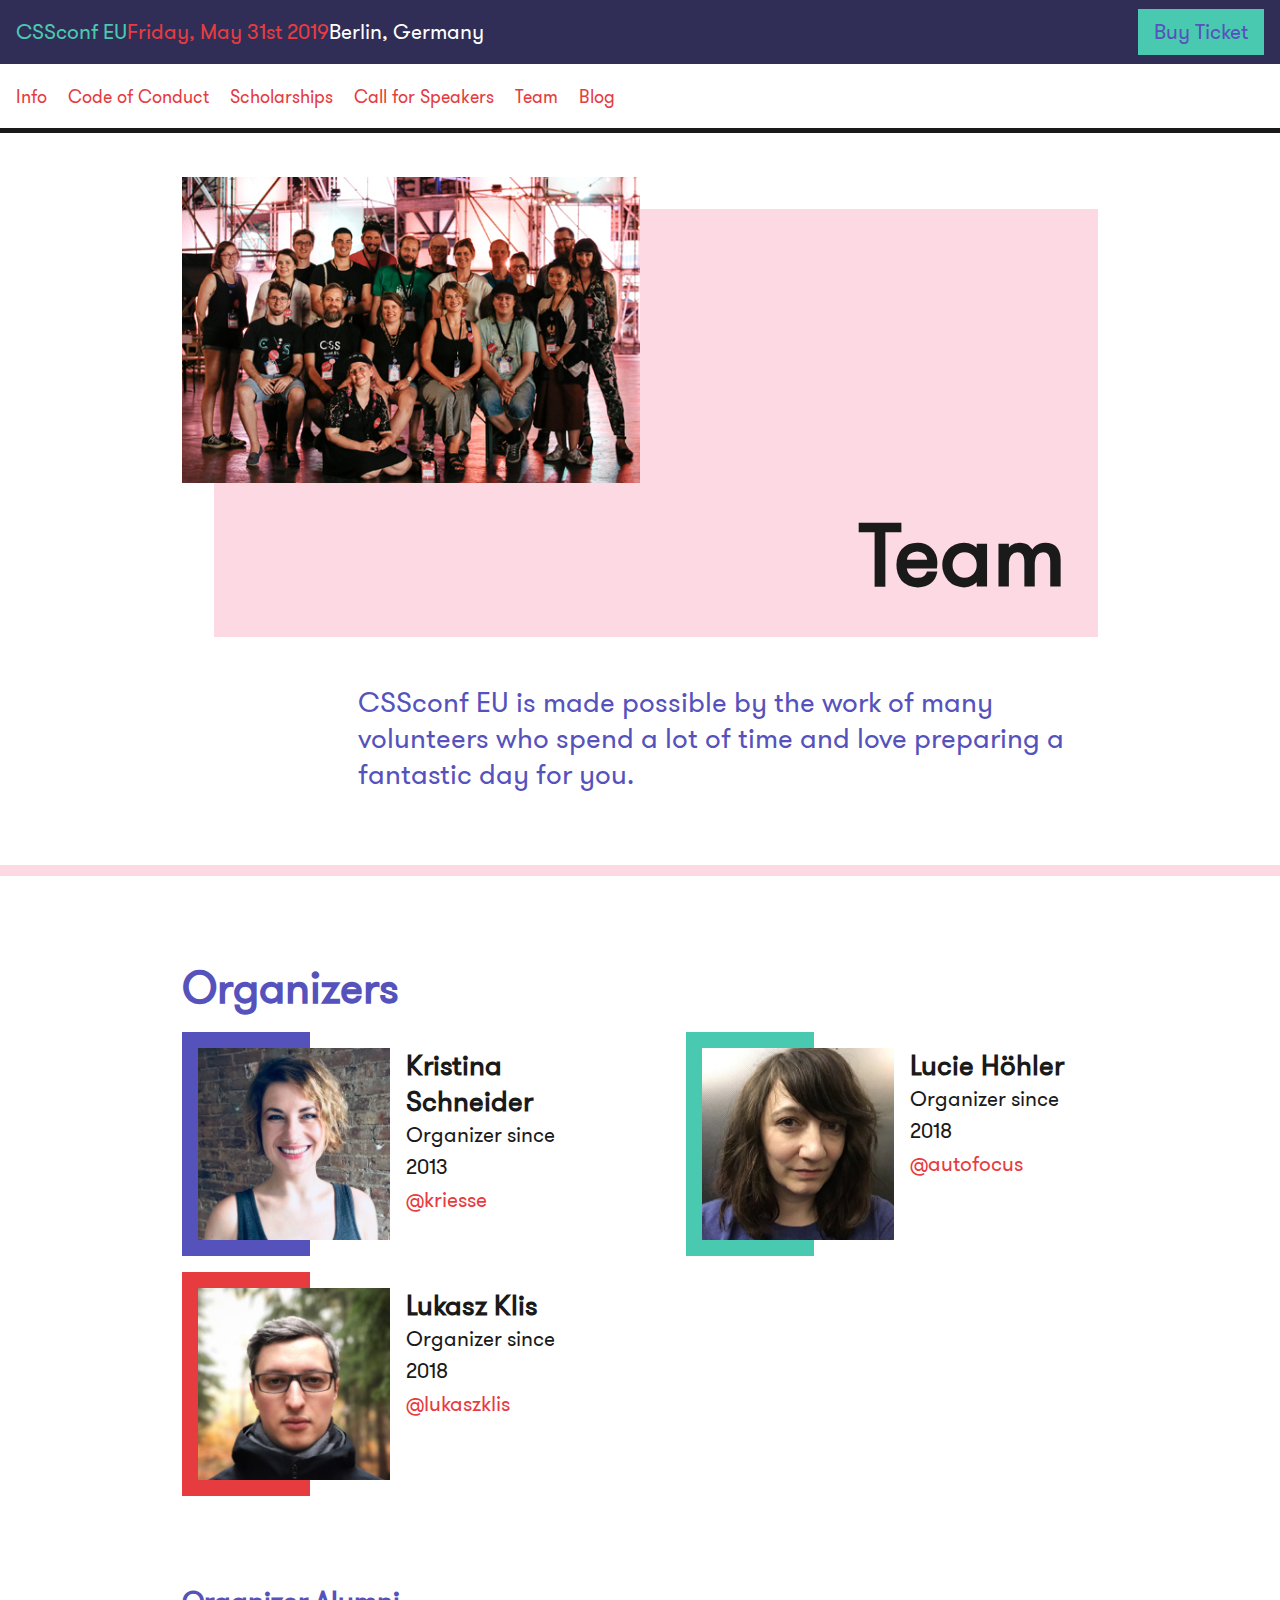
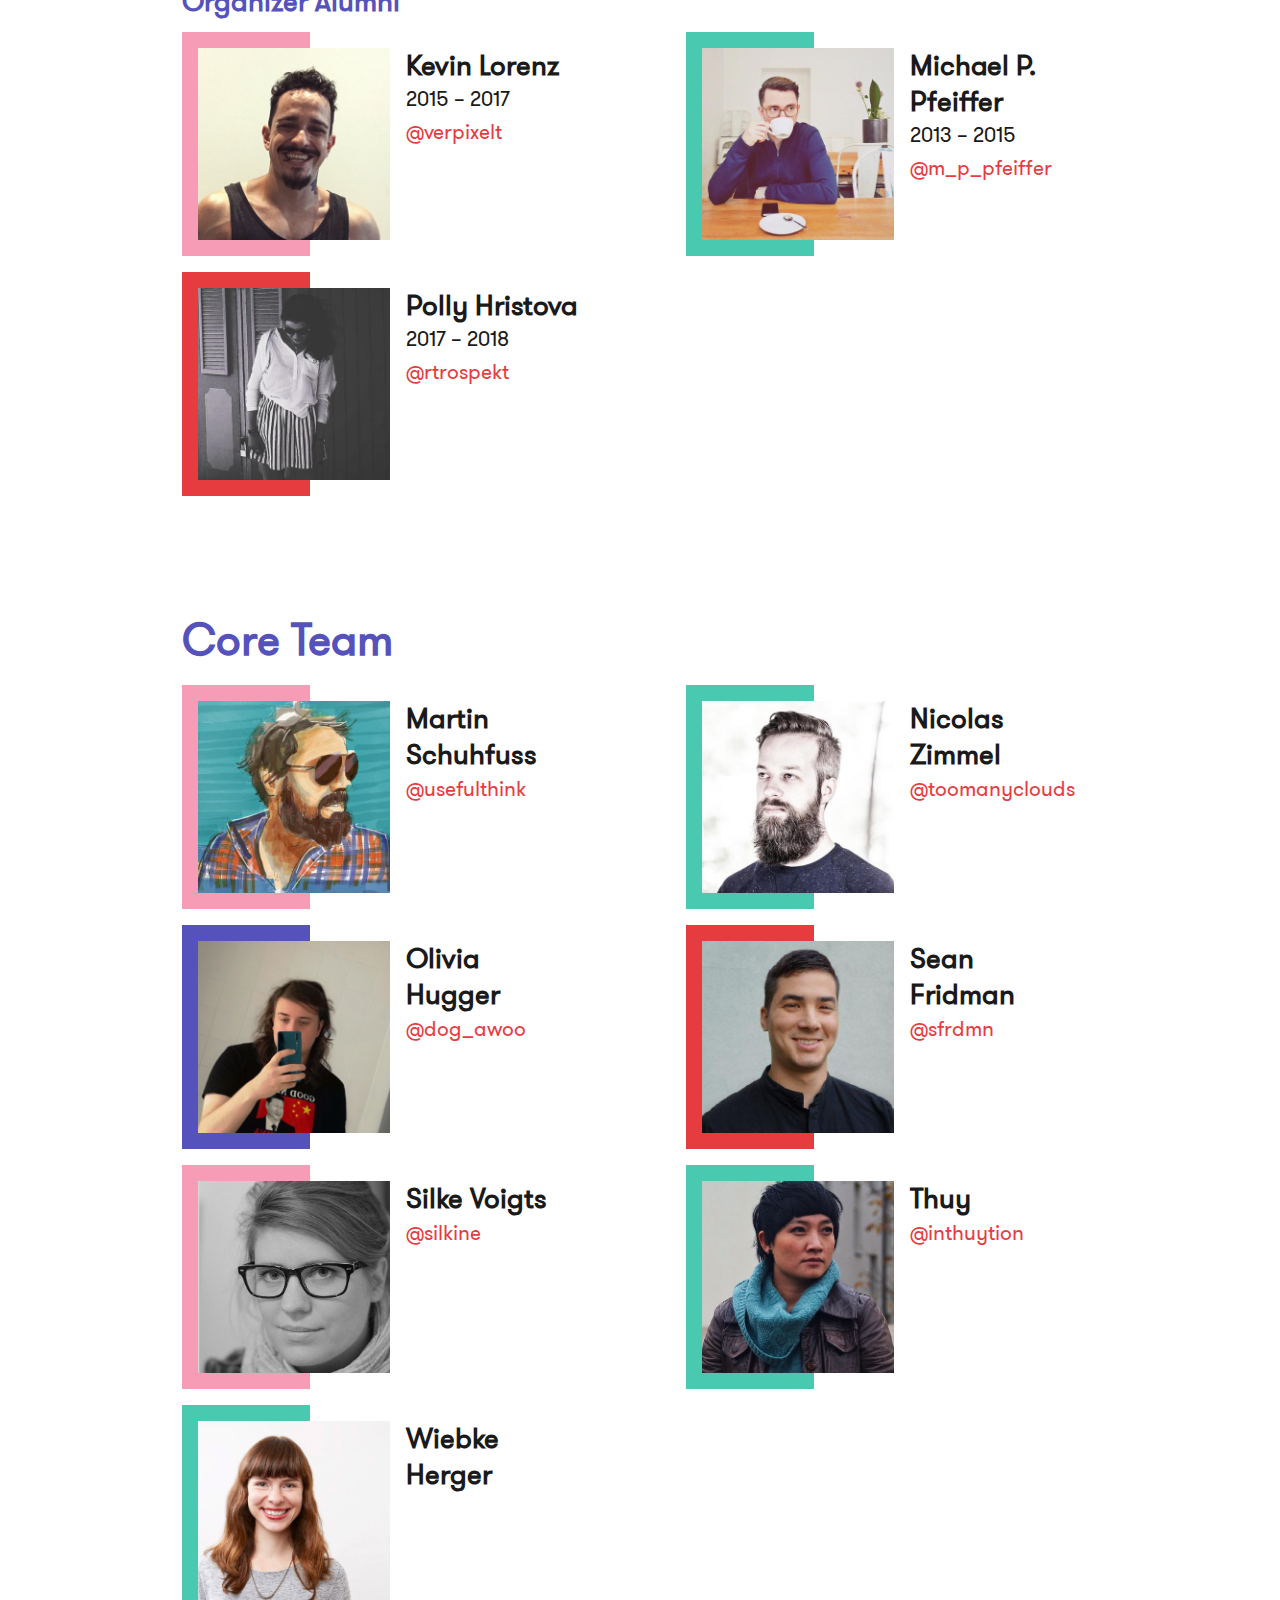
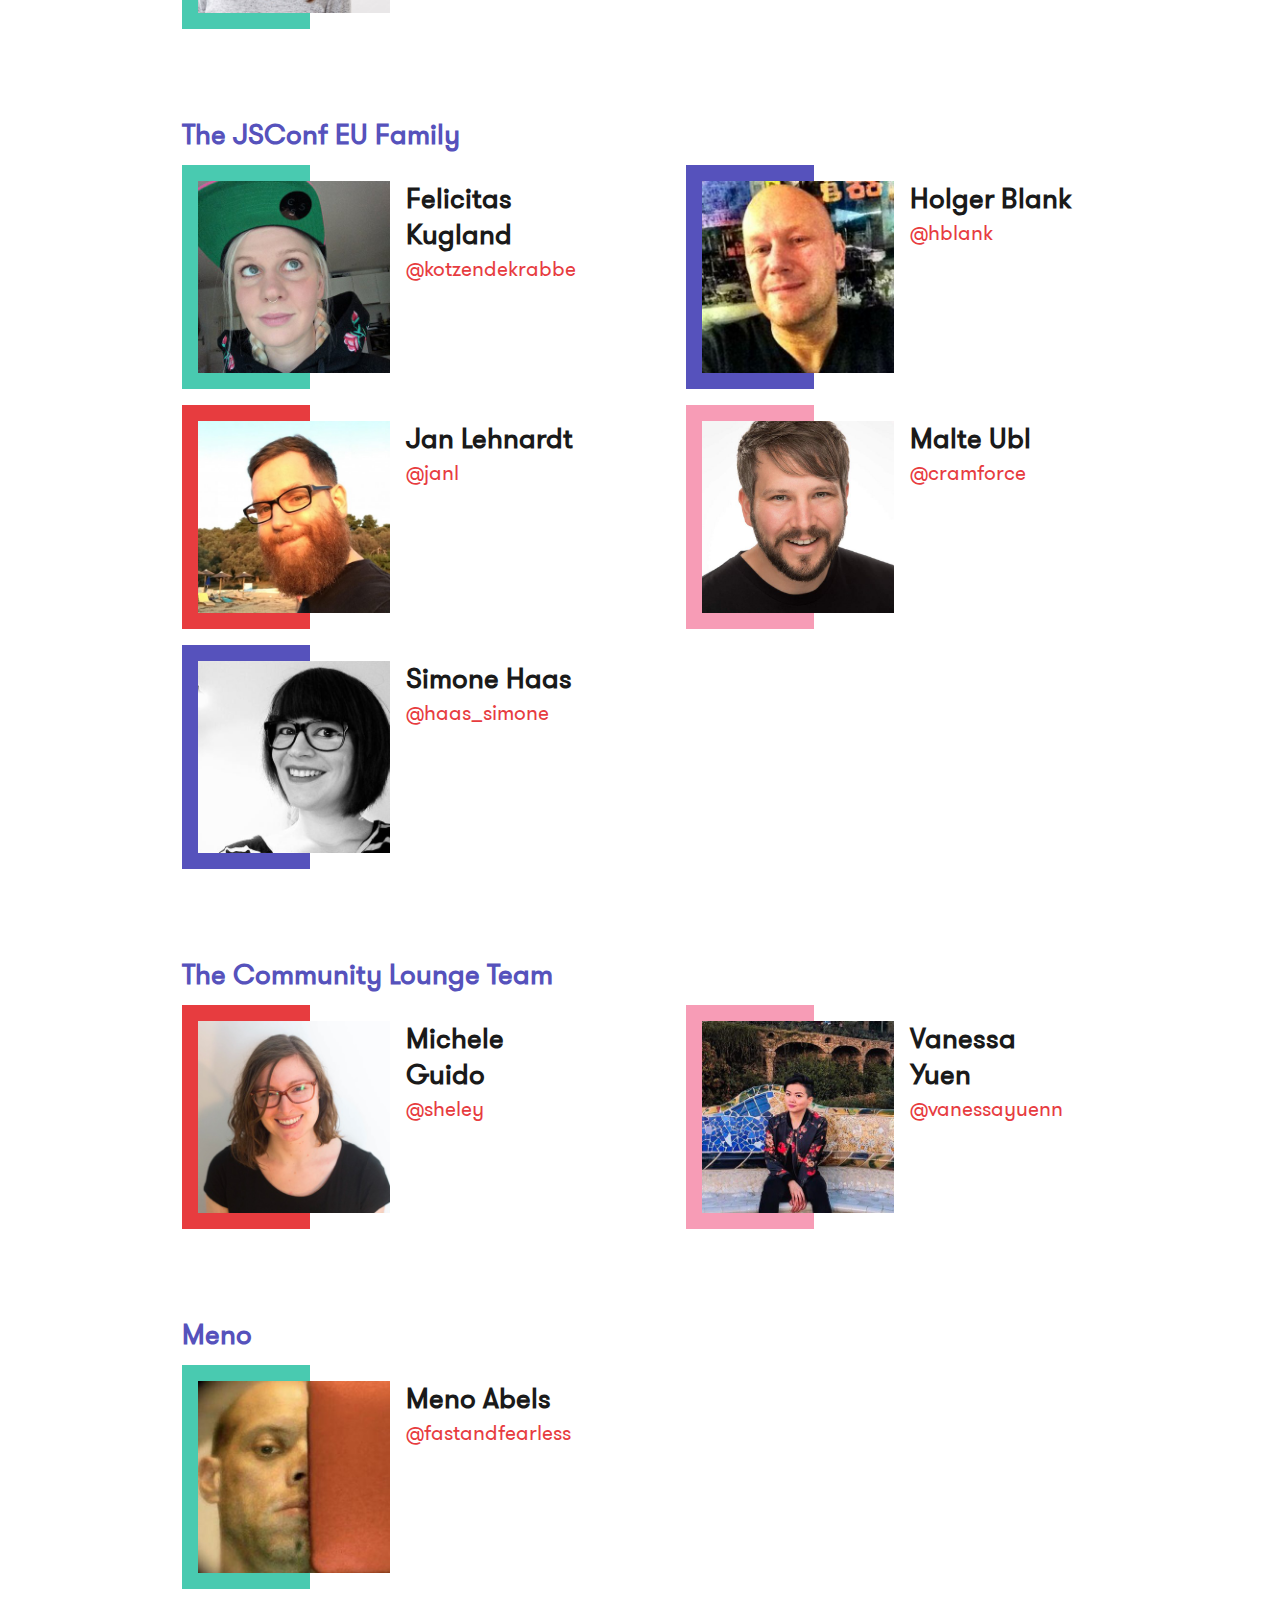
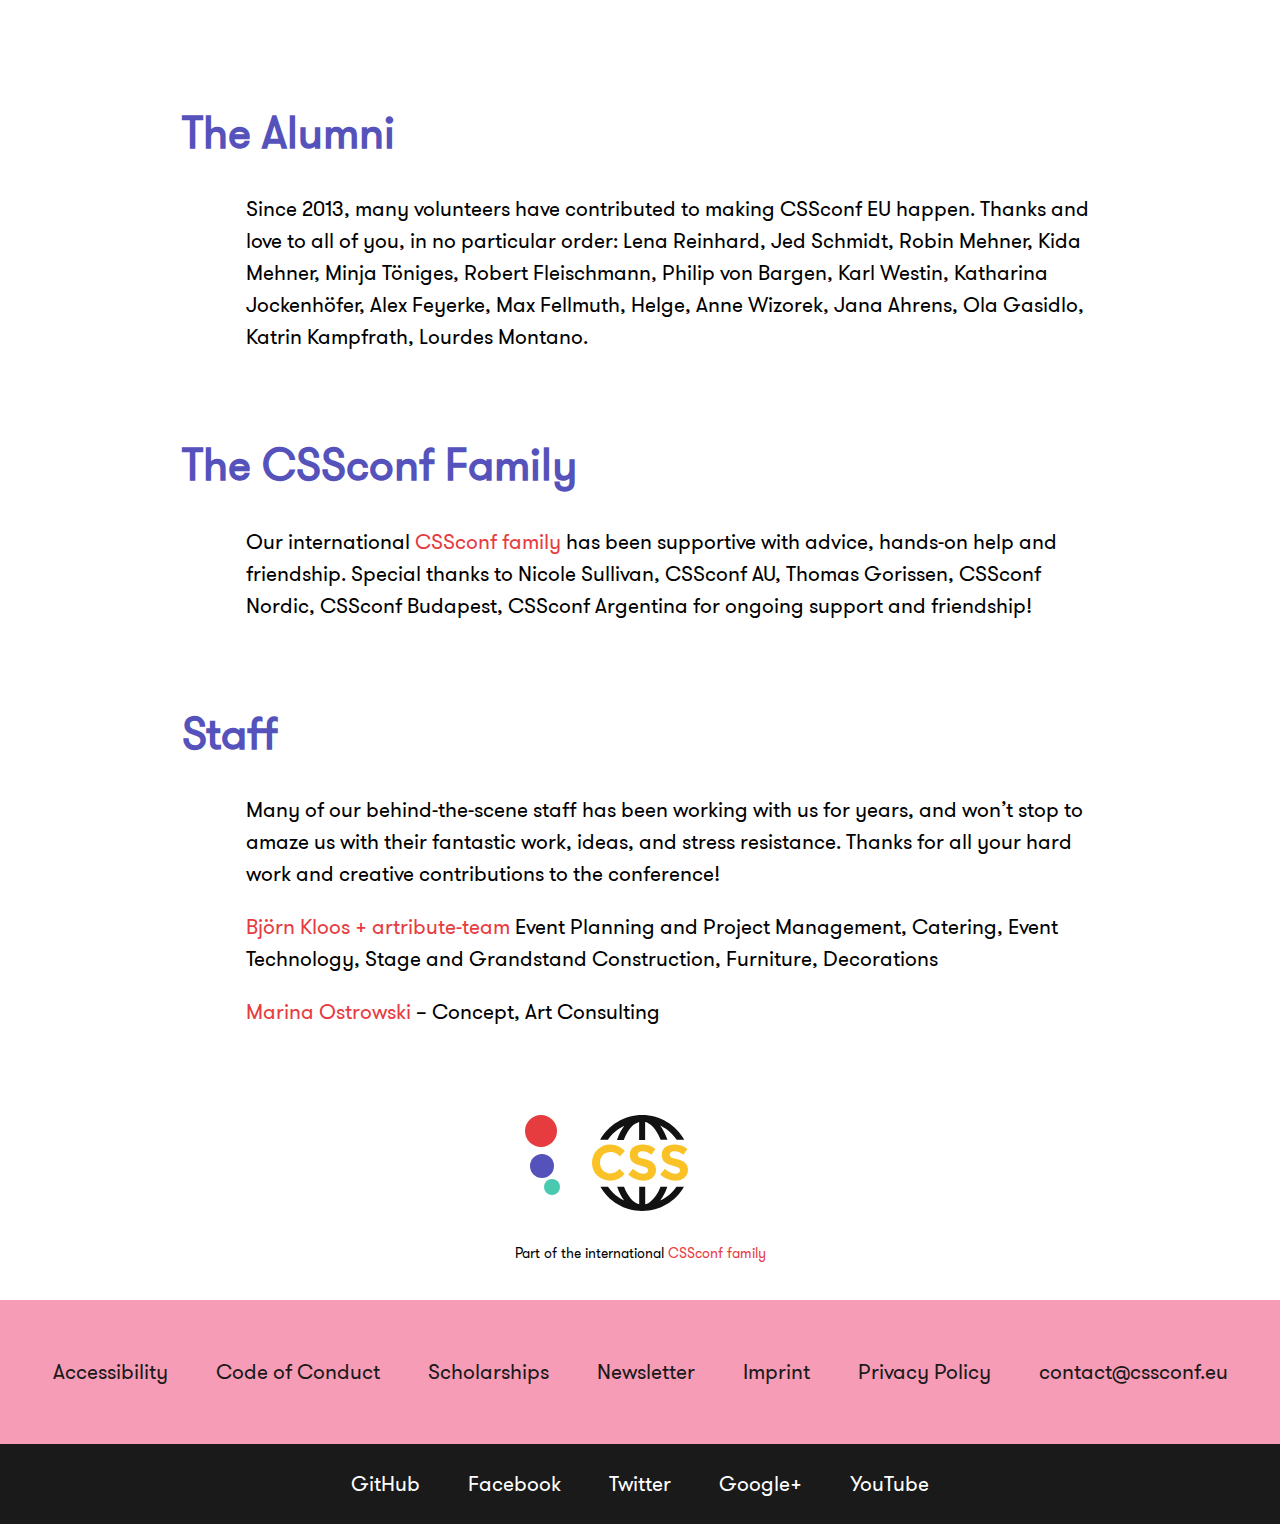
<file: team/index.html>
<!DOCTYPE html>
<html lang="en">
<head>
  <meta charset="utf-8">
  <meta http-equiv="x-ua-compatible" content="ie=edge">
  <title>Team</title>
  <meta name="viewport" content="width=device-width, initial-scale=1">
  <link rel="stylesheet" href="/css/main.css?1542014402782">

  <meta property="og:url" content="https://2019.cssconf.eu"/>
  <meta property="og:type" content="website"/>
  <meta property="og:title"
        content="Team"/>

  
    
    
    <meta name="twitter:card" content="summary_large_image">
    <meta name="twitter:site" content="@CSSconfeu">
    <meta name="twitter:creator" content="@CSSconfeu">
    <meta name="twitter:title" content="Team">
    <meta property="og:title" content="Team">
    
    <meta name="twitter:image" content="https://2019.cssconf.eu/images/open-graph-image.jpg">
    <meta property="og:image" content="https://2019.cssconf.eu/images/open-graph-image.jpg">
  
  <link rel="apple-touch-icon" href="/icons/apple-touch-icon.png" />

<link rel="icon" type="image/png" href="/icons/favicon-16x16.png" sizes="16x16" />
<link rel="icon" type="image/png" href="/icons/favicon-32x32.png" sizes="32x32" />

<link rel="icon" type="image/png" href="/icons/android-chrome-192x192.png" sizes="192x192" />
<link rel="icon" type="image/png" href="/icons/android-chrome-256x256.png" sizes="256x256" />

<meta name="application-name" content="CSSconf EU 2019"/>


  <script src="/js/main.js?1542014402782" defer></script>
</head>
<body class="page--coc">



<header class="c-header-global">
  <div class="c-header-global__wrapper">
    <a href="/"
      class="c-header-global__link"
      title="Home">
      <span class="c-header-global__text--name">CSSconf EU</span>
      <span class="c-header-global__hide-on-mobile">
        <span class="c-header-global__text--date">Friday, May 31st 2019</span>
        <span class="c-header-global__text--location">Berlin, Germany</span>
      </span>
    </a>
    <div class="c-header-global__button">
      <a href="https://ti.to/cssconfeu/cssconfeu-2019/"
         class="c-btn">
        Buy Ticket
      </a>
    </div>
  </div>
  <nav class="c-nav-main" id="nav-main">
    <ul class="c-nav-main__list">
      
  <li class="c-nav-main__list-el">
    <a class="c-nav-main__link" href="/info/" >Info</a>
  </li>

      
  <li class="c-nav-main__list-el">
    <a class="c-nav-main__link" href="/code-of-conduct/" >Code of Conduct</a>
  </li>

      
  <li class="c-nav-main__list-el">
    <a class="c-nav-main__link" href="/scholarships/" >Scholarships</a>
  </li>

      
  <li class="c-nav-main__list-el">
    <a class="c-nav-main__link" href="/call-for-speakers/" >Call for Speakers</a>
  </li>

      
  <li class="c-nav-main__list-el">
    <a class="c-nav-main__link" href="/team/" >Team</a>
  </li>

      
  <li class="c-nav-main__list-el">
    <a class="c-nav-main__link" href="https://blog.cssconf.eu" target="_blank">Blog</a>
  </li>

    </ul>
    <button class="c-nav-main__close js-nav-main-toggle">Close</button>
  </nav>
  <button class="c-nav-main-toggle js-nav-main-toggle">Menu</button>
</header>


<div class="l-wrapper">
  
  
  <section class="c-intro c-intro--with-image">
    <div class="l-container">
      <div class="c-intro__wrapper">
        
          <img src="/images/intros/team.jpg"
              class="c-intro__image">
        
        <h1 class="c-intro__title">Team</h1>
      </div>
      <p class="c-intro__text copy--max">
        CSSconf EU is made possible by the work of many volunteers who spend a lot of time and love preparing a fantastic day for you.

      </p>
    </div>
  </section>


  <div class="l-container">
    <div class="c-markdown">
      

      
        
        

        
          <h2>Organizers</h2>
        

        <div class="c-team">
          
            
            
            
            

            
  <div class="c-team__person c-team__person--variant-a">
    <img class="c-team__avatar"
         src="/images/team/kristina-schneider.jpg"
         alt="Photo of Kristina Schneider">
    <div class="c-team__caption">
      <h4 class="c-team__name">Kristina Schneider</h4>
      
        <p class="c-team__description">Organizer since 2013</p>
      
      
        <a class="c-team__link" href="https://twitter.com/kriesse" target="_blank">@kriesse</a>
      
    </div>
  </div>

          
            
            
            
            

            
  <div class="c-team__person c-team__person--variant-b">
    <img class="c-team__avatar"
         src="/images/team/lucie-hoehler.jpg"
         alt="Photo of Lucie Höhler">
    <div class="c-team__caption">
      <h4 class="c-team__name">Lucie Höhler</h4>
      
        <p class="c-team__description">Organizer since 2018</p>
      
      
        <a class="c-team__link" href="https://twitter.com/autofocus" target="_blank">@autofocus</a>
      
    </div>
  </div>

          
            
            
            
            

            
  <div class="c-team__person c-team__person--variant-c">
    <img class="c-team__avatar"
         src="/images/team/lukasz-klis.jpg"
         alt="Photo of Lukasz Klis">
    <div class="c-team__caption">
      <h4 class="c-team__name">Lukasz Klis</h4>
      
        <p class="c-team__description">Organizer since 2018</p>
      
      
        <a class="c-team__link" href="https://twitter.com/lukaszklis" target="_blank">@lukaszklis</a>
      
    </div>
  </div>

          
        </div>
      
        
        

        
          <h3>Organizer Alumni</h3>
        

        <div class="c-team">
          
            
            
            
            

            
  <div class="c-team__person c-team__person--variant-d">
    <img class="c-team__avatar"
         src="/images/team/kevin-lorenz.jpg"
         alt="Photo of Kevin Lorenz">
    <div class="c-team__caption">
      <h4 class="c-team__name">Kevin Lorenz</h4>
      
        <p class="c-team__description">2015 – 2017</p>
      
      
        <a class="c-team__link" href="https://twitter.com/verpixelt" target="_blank">@verpixelt</a>
      
    </div>
  </div>

          
            
            
            
            

            
  <div class="c-team__person c-team__person--variant-b">
    <img class="c-team__avatar"
         src="/images/team/michael-p-pfeiffer.jpg"
         alt="Photo of Michael P. Pfeiffer">
    <div class="c-team__caption">
      <h4 class="c-team__name">Michael P. Pfeiffer</h4>
      
        <p class="c-team__description">2013 – 2015</p>
      
      
        <a class="c-team__link" href="https://twitter.com/m_p_pfeiffer" target="_blank">@m_p_pfeiffer</a>
      
    </div>
  </div>

          
            
            
            
            

            
  <div class="c-team__person c-team__person--variant-c">
    <img class="c-team__avatar"
         src="/images/team/polly-hristova.jpg"
         alt="Photo of Polly Hristova">
    <div class="c-team__caption">
      <h4 class="c-team__name">Polly Hristova</h4>
      
        <p class="c-team__description">2017 – 2018</p>
      
      
        <a class="c-team__link" href="https://twitter.com/rtrospekt" target="_blank">@rtrospekt</a>
      
    </div>
  </div>

          
        </div>
      
        
        

        
          <h2>Core Team</h2>
        

        <div class="c-team">
          
            
            
            
            

            
  <div class="c-team__person c-team__person--variant-d">
    <img class="c-team__avatar"
         src="/images/team/martin-schuhfuss.jpg"
         alt="Photo of Martin Schuhfuss">
    <div class="c-team__caption">
      <h4 class="c-team__name">Martin Schuhfuss</h4>
      
      
        <a class="c-team__link" href="https://twitter.com/usefulthink" target="_blank">@usefulthink</a>
      
    </div>
  </div>

          
            
            
            
            

            
  <div class="c-team__person c-team__person--variant-b">
    <img class="c-team__avatar"
         src="/images/team/nicolas-zimmel.jpg"
         alt="Photo of Nicolas Zimmel">
    <div class="c-team__caption">
      <h4 class="c-team__name">Nicolas Zimmel</h4>
      
      
        <a class="c-team__link" href="https://twitter.com/toomanyclouds" target="_blank">@toomanyclouds</a>
      
    </div>
  </div>

          
            
            
            
            

            
  <div class="c-team__person c-team__person--variant-a">
    <img class="c-team__avatar"
         src="/images/team/olivia-hugger.jpg"
         alt="Photo of Olivia Hugger">
    <div class="c-team__caption">
      <h4 class="c-team__name">Olivia Hugger</h4>
      
      
        <a class="c-team__link" href="https://twitter.com/dog_awoo" target="_blank">@dog_awoo</a>
      
    </div>
  </div>

          
            
            
            
            

            
  <div class="c-team__person c-team__person--variant-c">
    <img class="c-team__avatar"
         src="/images/team/sean-fridman.jpg"
         alt="Photo of Sean Fridman">
    <div class="c-team__caption">
      <h4 class="c-team__name">Sean Fridman</h4>
      
      
        <a class="c-team__link" href="https://twitter.com/sfrdmn" target="_blank">@sfrdmn</a>
      
    </div>
  </div>

          
            
            
            
            

            
  <div class="c-team__person c-team__person--variant-d">
    <img class="c-team__avatar"
         src="/images/team/silke-voigts.jpg"
         alt="Photo of Silke Voigts">
    <div class="c-team__caption">
      <h4 class="c-team__name">Silke Voigts</h4>
      
      
        <a class="c-team__link" href="https://twitter.com/silkine" target="_blank">@silkine</a>
      
    </div>
  </div>

          
            
            
            
            

            
  <div class="c-team__person c-team__person--variant-b">
    <img class="c-team__avatar"
         src="/images/team/thuy.jpg"
         alt="Photo of Thuy ">
    <div class="c-team__caption">
      <h4 class="c-team__name">Thuy </h4>
      
      
        <a class="c-team__link" href="https://twitter.com/inthuytion" target="_blank">@inthuytion</a>
      
    </div>
  </div>

          
            
            
            
            

            
  <div class="c-team__person c-team__person--variant-b">
    <img class="c-team__avatar"
         src="/images/team/wiebke-herger.jpg"
         alt="Photo of Wiebke Herger">
    <div class="c-team__caption">
      <h4 class="c-team__name">Wiebke Herger</h4>
      
      
    </div>
  </div>

          
        </div>
      
        
        

        
          <h3>The JSConf EU Family</h3>
        

        <div class="c-team">
          
            
            
            
            

            
  <div class="c-team__person c-team__person--variant-b">
    <img class="c-team__avatar"
         src="/images/team/felicitas-kugland.jpg"
         alt="Photo of Felicitas Kugland">
    <div class="c-team__caption">
      <h4 class="c-team__name">Felicitas Kugland</h4>
      
      
        <a class="c-team__link" href="https://twitter.com/kotzendekrabbe" target="_blank">@kotzendekrabbe</a>
      
    </div>
  </div>

          
            
            
            
            

            
  <div class="c-team__person c-team__person--variant-a">
    <img class="c-team__avatar"
         src="/images/team/holger-blank.jpg"
         alt="Photo of Holger Blank">
    <div class="c-team__caption">
      <h4 class="c-team__name">Holger Blank</h4>
      
      
        <a class="c-team__link" href="https://twitter.com/hblank" target="_blank">@hblank</a>
      
    </div>
  </div>

          
            
            
            
            

            
  <div class="c-team__person c-team__person--variant-c">
    <img class="c-team__avatar"
         src="/images/team/jan-lehnardt.jpg"
         alt="Photo of Jan Lehnardt">
    <div class="c-team__caption">
      <h4 class="c-team__name">Jan Lehnardt</h4>
      
      
        <a class="c-team__link" href="https://twitter.com/janl" target="_blank">@janl</a>
      
    </div>
  </div>

          
            
            
            
            

            
  <div class="c-team__person c-team__person--variant-d">
    <img class="c-team__avatar"
         src="/images/team/malte-ubl.jpg"
         alt="Photo of Malte Ubl">
    <div class="c-team__caption">
      <h4 class="c-team__name">Malte Ubl</h4>
      
      
        <a class="c-team__link" href="https://twitter.com/cramforce" target="_blank">@cramforce</a>
      
    </div>
  </div>

          
            
            
            
            

            
  <div class="c-team__person c-team__person--variant-a">
    <img class="c-team__avatar"
         src="/images/team/simone-haas.jpg"
         alt="Photo of Simone Haas">
    <div class="c-team__caption">
      <h4 class="c-team__name">Simone Haas</h4>
      
      
        <a class="c-team__link" href="https://twitter.com/haas_simone" target="_blank">@haas_simone</a>
      
    </div>
  </div>

          
        </div>
      
        
        

        
          <h3>The Community Lounge Team</h3>
        

        <div class="c-team">
          
            
            
            
            

            
  <div class="c-team__person c-team__person--variant-c">
    <img class="c-team__avatar"
         src="/images/team/michele-guido.jpg"
         alt="Photo of Michele Guido">
    <div class="c-team__caption">
      <h4 class="c-team__name">Michele Guido</h4>
      
      
        <a class="c-team__link" href="https://twitter.com/sheley" target="_blank">@sheley</a>
      
    </div>
  </div>

          
            
            
            
            

            
  <div class="c-team__person c-team__person--variant-d">
    <img class="c-team__avatar"
         src="/images/team/vanessa-yuen.jpg"
         alt="Photo of Vanessa Yuen">
    <div class="c-team__caption">
      <h4 class="c-team__name">Vanessa Yuen</h4>
      
      
        <a class="c-team__link" href="https://twitter.com/vanessayuenn" target="_blank">@vanessayuenn</a>
      
    </div>
  </div>

          
        </div>
      
        
        

        
          <h3>Meno</h3>
        

        <div class="c-team">
          
            
            
            
            

            
  <div class="c-team__person c-team__person--variant-b">
    <img class="c-team__avatar"
         src="/images/team/meno-abels.jpg"
         alt="Photo of Meno Abels">
    <div class="c-team__caption">
      <h4 class="c-team__name">Meno Abels</h4>
      
      
        <a class="c-team__link" href="https://twitter.com/fastandfearless" target="_blank">@fastandfearless</a>
      
    </div>
  </div>

          
        </div>
      
    </div>
  </div>

  <div class="l-container">
    <main>
      <div class="c-markdown c-markdown--indented-paragraphs">
        <h2 id="the-alumni">The Alumni</h2>
<p>Since 2013, many volunteers have contributed to making CSSconf EU happen. Thanks and love to all of you, in no particular order: Lena Reinhard, Jed Schmidt, Robin Mehner, Kida Mehner, Minja Töniges, Robert Fleischmann, Philip von Bargen, Karl Westin, Katharina Jockenhöfer, Alex Feyerke, Max Fellmuth, Helge, Anne Wizorek, Jana Ahrens, Ola Gasidlo, Katrin Kampfrath, Lourdes Montano.</p>
<h2 id="the-cssconf-family">The CSSconf Family</h2>
<p>Our international <a href="http://cssconf.org/">CSSconf family</a> has been supportive with advice, hands-on help and friendship. Special thanks to Nicole Sullivan, CSSconf AU, Thomas Gorissen, CSSconf Nordic, CSSconf Budapest, CSSconf Argentina for ongoing support and friendship!</p>
<h2 id="staff">Staff</h2>
<p>Many of our behind-the-scene staff has been working with us for years, and won’t stop to amaze us with their fantastic work, ideas, and stress resistance. Thanks for all your hard work and creative contributions to the conference!</p>
<p><a href="http://artribute.de/">Björn Kloos + artribute-team</a>
<!-- Vivienne Popp, Jule Küppers, Tim Felix Dreske, Philipp Großmann, Gregor Elsner, Harald Höllrigl, Sven Kunze, Amin Motamedi – -->Event Planning and Project Management, Catering, Event Technology, Stage and Grandstand Construction, Furniture, Decorations</p>
<p><a href="http://www.marinaos.com">Marina Ostrowski</a> – Concept, Art Consulting</p>
<!-- [WECAP](https://wecap.de/) – Video Recording

[keep on](http://wearekeepon.com/) – Moodfilm

[Siebdruckwerkstatt Neukölln](http://www.sdw-neukoelln.de/) – Screen Printing, Shirts & Bags -->

      </div>
    </main>
  </div>

</div>

<section>
  <div class="l-container">
    <div class="c-globe">
      <div class="c-globe__element-wrapper">
        
    <svg class="svg svg-globe" viewbox="0 0 16 16">
        

        <use xlink:href="#globe"></use>
    </svg>


        <div class="c-globe__orb-1"></div>
        <div class="c-globe__orb-2"></div>
        <div class="c-globe__orb-3"></div>
      </div>
    </div>
    <p class="copy--mini copy--center">Part of the international <a href="http://cssconf.org/">CSSconf family</a></p>
  </div>
</section>

<footer class="c-footer-global">
  <nav class="c-nav-pages">
    <ul class="c-nav-list c-nav-list--footer-global">
      <li>
        <a class="c-nav-list__anchor" href="/accessibility/">Accessibility</a>
      </li>
      <li>
        <a class="c-nav-list__anchor" href="/code-of-conduct/">Code of Conduct</a>
      </li>
      <li>
        <a class="c-nav-list__anchor" href="/scholarships/">Scholarships</a>
      </li>
      <li>
        <a class="c-nav-list__anchor" href="https://jsconf.us11.list-manage.com/subscribe?u=7a8adcde0f3c219f61b12a94c&id=ca2a86b0bd">Newsletter</a>
      </li>
      <li>
        <a class="c-nav-list__anchor" href="/imprint/">Imprint</a>
      </li>
      <li>
        <a class="c-nav-list__anchor" href="/privacy-policy/">Privacy Policy</a>
      </li>
      <li>
        <a class="c-nav-list__anchor"
           href="mailto:contact@cssconf.eu">
          contact@cssconf.eu
        </a>
      </li>
    </ul>
  </nav>
  <nav class="c-nav-social">
    <ul class="c-nav-list c-nav-list--footer-global">
      <li>
        <a class="c-nav-list__anchor c-nav-list__anchor--social"
           target="_blank"
           href="https://github.com/cssconf/2019.cssconf.eu">
          GitHub
        </a>
      </li>
      <li>
        <a class="c-nav-list__anchor c-nav-list__anchor--social"
           target="_blank"
           href="https://www.facebook.com/cssconfeu/">
          Facebook
        </a>
      </li>
      <li>
        <a class="c-nav-list__anchor c-nav-list__anchor--social"
           target="_blank"
           href="https://twitter.com/cssconfeu">
          Twitter
        </a>
      </li>
      <li>
        <a class="c-nav-list__anchor c-nav-list__anchor--social"
           target="_blank"
           href="https://plus.google.com/+CssconfEu/">
          Google+
        </a>
      </li>
      <li>
        <a class="c-nav-list__anchor c-nav-list__anchor--social"
           target="_blank"
           href="https://www.youtube.com/playlist?list=PL37ZVnwpeshF0XmpjKBJ3-0kvr3b5ZpJR">
          YouTube
        </a>
      </li>
    </ul>
  </nav>
</footer>


<div style="height: 0; width: 0; position: absolute; visibility: hidden;">
  <?xml version="1.0" encoding="UTF-8"?><!DOCTYPE svg PUBLIC "-//W3C//DTD SVG 1.1//EN" "http://www.w3.org/Graphics/SVG/1.1/DTD/svg11.dtd"><svg xmlns="http://www.w3.org/2000/svg" xmlns:xlink="http://www.w3.org/1999/xlink"><defs><style>.cls-1{fill:#fdd9e3;}</style></defs><symbol id="close"><g fill="#FFF" fill-rule="evenodd"><path d="M5.15.908L39.093 34.85l-4.243 4.243L.91 5.15z"/><path d="M.908 34.85L34.85.907l4.243 4.243L5.15 39.09z"/></g></symbol><symbol id="cssconfeu-logo" viewBox="0 0 440 274">
    <!-- Generator: Sketch 50.2 (55047) - http://www.bohemiancoding.com/sketch -->
    <title>logo-1</title>
    <desc>Created with Sketch.</desc>
    
    <g id="logo-1" stroke="none" stroke-width="1" fill="none" fill-rule="evenodd">
        <path d="M50.43488,243.12064 L40.38944,243.12064 C39.83648,238.42048 37.07168,235.28704 30.25184,235.28704 C22.5104,235.28704 18.73184,241.64608 18.73184,248.92672 C18.73184,256.29952 22.23392,262.5664 30.89696,262.5664 C36.7952,262.5664 39.19136,259.98592 40.4816,255.6544 L50.52704,255.6544 C49.14464,264.59392 42.60128,271.50592 30.15968,271.50592 C16.15136,271.50592 8.6864,260.63104 8.6864,248.92672 C8.6864,237.31456 16.15136,226.34752 30.06752,226.34752 C44.07584,226.34752 49.78976,234.82624 50.43488,243.12064 Z M81.8307199,271.50592 C68.1910399,271.50592 59.2515199,261.09184 59.2515199,248.92672 C59.2515199,236.7616 68.1910399,226.34752 81.8307199,226.34752 C95.6547199,226.34752 104.59424,236.7616 104.59424,248.92672 C104.59424,261.09184 95.6547199,271.50592 81.8307199,271.50592 Z M81.8307199,262.5664 C89.5721599,262.5664 94.5487999,256.29952 94.5487999,248.92672 C94.5487999,241.55392 89.5721599,235.28704 81.8307199,235.28704 C74.2735999,235.28704 69.2969599,241.55392 69.2969599,248.92672 C69.2969599,256.29952 74.2735999,262.5664 81.8307199,262.5664 Z M116.36,270.4 L116.36,227.45344 L126.40544,227.45344 L126.40544,233.44384 C129.07808,228.83584 134.05472,226.34752 140.41376,226.34752 C146.58848,226.34752 150.92,228.55936 153.31616,232.1536 C155.43584,235.3792 156.08096,238.97344 156.08096,244.87168 L156.08096,270.4 L146.03552,270.4 L146.03552,248.18944 C146.03552,240.81664 143.91584,235.19488 136.72736,235.19488 C129.7232,235.19488 126.40544,240.81664 126.40544,248.18944 L126.40544,270.4 L116.36,270.4 Z M195.49472,206.44096 L195.49472,214.91968 C194.11232,214.55104 192.63776,214.27456 191.07104,214.27456 C187.9376,214.27456 184.2512,214.27456 184.2512,221.00224 L184.2512,227.45344 L195.49472,227.45344 L195.49472,235.84 L184.2512,235.84 L184.2512,270.4 L174.20576,270.4 L174.20576,235.84 L165.45056,235.84 L165.45056,227.45344 L174.20576,227.45344 L174.20576,222.10816 C174.20576,205.70368 184.712,205.33504 189.68864,205.33504 C192.26912,205.33504 194.3888,205.888 195.49472,206.44096 Z M203.758399,263.58016 C203.758399,259.43296 207.076159,256.1152 211.131199,256.1152 C215.278399,256.1152 218.596159,259.43296 218.596159,263.58016 C218.596159,267.6352 215.278399,270.95296 211.131199,270.95296 C207.076159,270.95296 203.758399,267.6352 203.758399,263.58016 Z M269.622079,215.38048 L242.987839,215.38048 L242.987839,233.62816 L269.622079,233.62816 L269.622079,243.12064 L242.987839,243.12064 L242.987839,260.90752 L269.622079,260.90752 L269.622079,270.4 L232.389439,270.4 L232.389439,205.888 L269.622079,205.888 L269.622079,215.38048 Z M283.691839,248.83456 L283.691839,205.888 L294.290239,205.888 L294.290239,248.83456 C294.290239,256.20736 299.266879,262.47424 306.823999,262.47424 C314.565439,262.47424 319.542079,256.20736 319.542079,248.83456 L319.542079,205.888 L330.140479,205.888 L330.140479,248.83456 C330.140479,261.36832 321.016639,271.96672 306.823999,271.96672 C292.907839,271.96672 283.691839,261.36832 283.691839,248.83456 Z" id="conf.EU" fill="#191919"/>
        <path d="M170.0352,118.560002 C168.191991,126.393641 165.043222,133.689568 160.5888,140.448002 C156.134378,147.206435 150.604833,153.119976 144,158.188802 C137.395167,163.257627 129.792043,167.212787 121.1904,170.054402 C112.588757,172.896016 103.372849,174.316802 93.5424,174.316802 C80.332734,174.316802 68.5056522,172.012825 58.0608,167.404802 C47.6159478,162.796778 38.7456365,156.61444 31.4496,148.857602 C24.1535635,141.100763 18.5472196,132.115253 14.6304,121.900802 C10.7135804,111.68635 8.7552,100.896058 8.7552,89.5296015 C8.7552,78.623947 10.6367812,68.1024522 14.4,57.9648015 C18.1632188,47.8271508 23.6159643,38.8416407 30.7584,31.0080015 C37.9008357,23.1743624 46.5023497,16.9152249 56.5632,12.2304015 C66.6240503,7.5455781 78.0287363,5.20320153 90.7776,5.20320153 C102.75846,5.20320153 113.395154,6.85438501 122.688,10.1568015 C131.980846,13.459218 139.929567,17.9135735 146.5344,23.5200015 C153.139233,29.1264296 158.39998,35.7311635 162.3168,43.3344015 C166.23362,50.9376395 168.806394,59.1167577 170.0352,67.8720015 L142.1568,67.8720015 C141.235195,62.3423739 139.430413,57.1968253 136.7424,52.4352015 C134.054387,47.6735777 130.67522,43.5648188 126.6048,40.1088015 C122.53438,36.6527842 117.772827,33.9264115 112.32,31.9296015 C106.867173,29.9327915 100.838433,28.9344015 94.2336,28.9344015 C85.0175539,28.9344015 76.7616365,30.6239846 69.4656,34.0032015 C62.1695635,37.3824184 56.0640246,41.8751735 51.1488,47.4816015 C46.2335754,53.0880296 42.4704131,59.539165 39.8592,66.8352015 C37.2479869,74.131238 35.9424,81.6959624 35.9424,89.5296015 C35.9424,97.824043 37.2863866,105.657565 39.9744,113.030402 C42.6624134,120.403238 46.5791743,126.892773 51.7248,132.499202 C56.8704257,138.10563 63.244762,142.521585 70.848,145.747202 C78.451238,148.972818 87.1679508,150.585602 96.9984,150.585602 C101.606423,150.585602 106.252777,149.77921 110.9376,148.166402 C115.622423,146.553593 119.96158,144.326416 123.9552,141.484802 C127.94882,138.643187 131.443185,135.264021 134.4384,131.347202 C137.433615,127.430382 139.622393,123.168025 141.0048,118.560002 L170.0352,118.560002 Z M218.572801,117.638402 C218.572801,128.236855 221.491171,136.377573 227.328001,142.060802 C233.16483,147.74403 240.691154,150.585602 249.907201,150.585602 C253.593619,150.585602 257.049584,150.009607 260.275201,148.857602 C263.500817,147.705596 266.303989,146.092812 268.684801,144.019202 C271.065612,141.945591 272.947194,139.449616 274.329601,136.531202 C275.712007,133.612787 276.403201,130.31042 276.403201,126.624002 C276.403201,122.476781 275.596809,119.020815 273.984001,116.256002 C272.371192,113.491188 270.297613,111.148811 267.763201,109.228802 C265.228788,107.308792 262.464016,105.696008 259.468801,104.390402 C256.473586,103.084795 253.593614,101.971206 250.828801,101.049602 C243.455964,98.4383885 236.544033,95.788815 230.092801,93.1008015 C223.641568,90.4127881 217.996825,87.1872203 213.158401,83.4240015 C208.319976,79.6607827 204.518414,75.0912284 201.753601,69.7152015 C198.988787,64.3391746 197.606401,57.5808422 197.606401,49.4400015 C197.606401,42.8351685 198.950387,36.8064288 201.638401,31.3536015 C204.326414,25.9007743 207.935978,21.2160211 212.467201,17.2992015 C216.998423,13.3823819 222.29757,10.3872119 228.364801,8.31360153 C234.432031,6.23999116 240.844767,5.20320153 247.603201,5.20320153 C254.822437,5.20320153 261.580769,6.43198924 267.878401,8.88960153 C274.176032,11.3472138 279.628777,14.8031793 284.236801,19.2576015 C288.844824,23.7120238 292.454387,29.0111708 295.065601,35.1552015 C297.676814,41.2992322 298.982401,48.1343639 298.982401,55.6608015 L272.486401,55.6608015 C272.486401,47.6735616 270.336022,41.2224261 266.035201,36.3072015 C261.734379,31.3919769 255.820838,28.9344015 248.294401,28.9344015 C241.689568,28.9344015 236.006424,30.6239846 231.244801,34.0032015 C226.483177,37.3824184 224.102401,42.527967 224.102401,49.4400015 C224.102401,52.6656177 224.755194,55.5455889 226.060801,58.0800015 C227.366407,60.6144142 229.132789,62.8031923 231.360001,64.6464015 C233.587212,66.4896107 236.083187,68.1023946 238.848001,69.4848015 C241.612814,70.8672084 244.531185,72.0959961 247.603201,73.1712015 C253.900832,75.475213 260.313568,77.9327885 266.841601,80.5440015 C273.369633,83.1552146 279.321574,86.3807823 284.697601,90.2208015 C290.073627,94.0608207 294.451184,98.6687746 297.830401,104.044802 C301.209617,109.420828 302.899201,115.948763 302.899201,123.628802 C302.899201,131.923243 301.440015,139.21917 298.521601,145.516802 C295.603186,151.814433 291.609626,157.11358 286.540801,161.414402 C281.471975,165.715223 275.596834,168.940791 268.915201,171.091202 C262.233567,173.241612 255.129638,174.316802 247.603201,174.316802 C240.230364,174.316802 233.203234,173.049614 226.521601,170.515202 C219.839967,167.980789 213.964826,164.294426 208.896001,159.456002 C203.827175,154.617577 199.756816,148.704036 196.684801,141.715202 C193.612785,134.726367 192.076801,126.700847 192.076801,117.638402 L218.572801,117.638402 Z M353.510401,117.638402 C353.510401,128.236855 356.428772,136.377573 362.265601,142.060802 C368.10243,147.74403 375.628755,150.585602 384.844801,150.585602 C388.53122,150.585602 391.987185,150.009607 395.212801,148.857602 C398.438417,147.705596 401.241589,146.092812 403.622401,144.019202 C406.003213,141.945591 407.884794,139.449616 409.267201,136.531202 C410.649608,133.612787 411.340801,130.31042 411.340801,126.624002 C411.340801,122.476781 410.534409,119.020815 408.921601,116.256002 C407.308793,113.491188 405.235214,111.148811 402.700801,109.228802 C400.166388,107.308792 397.401616,105.696008 394.406401,104.390402 C391.411186,103.084795 388.531215,101.971206 385.766401,101.049602 C378.393564,98.4383885 371.481633,95.788815 365.030401,93.1008015 C358.579169,90.4127881 352.934425,87.1872203 348.096001,83.4240015 C343.257577,79.6607827 339.456015,75.0912284 336.691201,69.7152015 C333.926387,64.3391746 332.544001,57.5808422 332.544001,49.4400015 C332.544001,42.8351685 333.887988,36.8064288 336.576001,31.3536015 C339.264015,25.9007743 342.873578,21.2160211 347.404801,17.2992015 C351.936024,13.3823819 357.235171,10.3872119 363.302401,8.31360153 C369.369631,6.23999116 375.782367,5.20320153 382.540801,5.20320153 C389.760037,5.20320153 396.51837,6.43198924 402.816001,8.88960153 C409.113633,11.3472138 414.566378,14.8031793 419.174401,19.2576015 C423.782424,23.7120238 427.391988,29.0111708 430.003201,35.1552015 C432.614414,41.2992322 433.920001,48.1343639 433.920001,55.6608015 L407.424001,55.6608015 C407.424001,47.6735616 405.273623,41.2224261 400.972801,36.3072015 C396.67198,31.3919769 390.758439,28.9344015 383.232001,28.9344015 C376.627168,28.9344015 370.944025,30.6239846 366.182401,34.0032015 C361.420777,37.3824184 359.040001,42.527967 359.040001,49.4400015 C359.040001,52.6656177 359.692795,55.5455889 360.998401,58.0800015 C362.304008,60.6144142 364.07039,62.8031923 366.297601,64.6464015 C368.524812,66.4896107 371.020787,68.1023946 373.785601,69.4848015 C376.550415,70.8672084 379.468786,72.0959961 382.540801,73.1712015 C388.838433,75.475213 395.251168,77.9327885 401.779201,80.5440015 C408.307234,83.1552146 414.259174,86.3807823 419.635201,90.2208015 C425.011228,94.0608207 429.388784,98.6687746 432.768001,104.044802 C436.147218,109.420828 437.836801,115.948763 437.836801,123.628802 C437.836801,131.923243 436.377616,139.21917 433.459201,145.516802 C430.540786,151.814433 426.547226,157.11358 421.478401,161.414402 C416.409576,165.715223 410.534434,168.940791 403.852801,171.091202 C397.171168,173.241612 390.067239,174.316802 382.540801,174.316802 C375.167964,174.316802 368.140834,173.049614 361.459201,170.515202 C354.777568,167.980789 348.902426,164.294426 343.833601,159.456002 C338.764776,154.617577 334.694416,148.704036 331.622401,141.715202 C328.550386,134.726367 327.014401,126.700847 327.014401,117.638402 L353.510401,117.638402 Z" id="CSS" fill="#191919"/>
    </g>
</symbol><symbol id="globe" viewBox="0 0 143.8 143.7">
<g>
  <path fill="#FBC227" d="M27.2,87.4c5.7,0,10.4-2.3,14.1-6.8l7.5,7.7c-6,6.7-13,10-21,10c-8.1,0-14.7-2.5-20-7.6C2.6,85.6,0,79.2,0,71.4
  s2.7-14.3,8-19.5s11.8-7.8,19.5-7.8c8.6,0,15.8,3.3,21.6,9.8l-7.3,8.2c-3.7-4.6-8.3-6.9-13.8-6.9c-4.4,0-8.2,1.4-11.3,4.3
  S12,66.3,12,71.1s1.5,8.8,4.4,11.7C19.5,86,23,87.4,27.2,87.4L27.2,87.4z"/>
  <path fill="#FBC227" d="M70.3,55.8c-1.1,0.9-1.7,2.2-1.7,3.7s0.7,2.7,2.1,3.6c1.4,0.9,4.5,2,9.5,3.2s8.8,3.1,11.6,5.5c2.7,2.5,4.1,6,4.1,10.7
  s-1.8,8.5-5.3,11.4s-8.2,4.4-13.9,4.4c-8.3,0-15.8-3.1-22.4-9.2l7-8.5c5.6,5,10.9,7.4,15.7,7.4c2.1,0,3.8-0.5,5.1-1.4
  c1.2-0.9,1.8-2.2,1.8-3.8s-0.7-2.8-2-3.8c-1.3-0.9-3.9-1.9-7.7-2.8c-6.1-1.4-10.6-3.3-13.4-5.7c-2.8-2.3-4.2-6-4.2-11
  S58.4,50.7,62,48c3.6-2.7,8-4,13.4-4c3.5,0,7,0.6,10.5,1.8c3.5,1.2,6.5,2.9,9.1,5.1l-5.9,8.5c-4.5-3.5-9.3-5.2-14.1-5.2
  C73,54.4,71.4,54.9,70.3,55.8z M118.2,55.8c-1.1,0.9-1.7,2.2-1.7,3.7s0.7,2.7,2.1,3.6c1.4,0.9,4.5,2,9.5,3.2s8.8,3.1,11.6,5.5
  c2.7,2.5,4.1,6,4.1,10.7s-1.8,8.5-5.3,11.4s-8.2,4.4-13.9,4.4c-8.3,0-15.8-3.1-22.4-9.2l7-8.5c5.6,5,10.9,7.4,15.7,7.4
  c2.1,0,3.8-0.5,5.1-1.4c1.2-0.9,1.8-2.2,1.8-3.8s-0.7-2.8-2-3.8c-1.3-0.9-3.9-1.9-7.7-2.8c-6.1-1.4-10.6-3.3-13.4-5.7
  c-2.8-2.3-4.2-6-4.2-11s1.8-8.8,5.4-11.5c3.6-2.7,8-4,13.4-4c3.5,0,7,0.6,10.5,1.8c3.5,1.2,6.5,2.9,9.1,5.1l-5.9,8.5
  c-4.5-3.5-9.3-5.2-14.1-5.2C120.8,54.4,119.3,54.9,118.2,55.8L118.2,55.8z"/>
</g>
<g>
  <path fill="hsl(0, 0%, 7%)" d="M23.5,37.3c2.2-3,4.7-6.5,7.6-9.3c5.1-5,10.8-9.1,17.2-12.1c-4.4,5.9-8.1,13.4-10.9,21.4h10.2c1.5-4,3.3-7.8,5.3-11.1
  c3.2-5.4,7.1-9.8,11.1-12.6c2.1-1.5,4.6-2.6,6.6-3.3v27h9v-27c3,0.6,4.6,1.7,6.7,3.2c4,2.8,7.9,7.2,11.1,12.6
  c2,3.3,3.9,7.1,5.4,11.1H113c-2.8-8-6.4-15.6-10.9-21.5c6.4,3.1,12.2,7.2,17.2,12.2c2.8,2.8,5.4,6.2,7.6,9.2h11.3
  C125.9,15.1,102.3,0,75.2,0s-50.7,15.1-63,37.1h11.3V37.3z"/>
  <path fill="hsl(0, 0%, 7%)" d="M126.5,107.3c-2.1,3-4.4,6-7.1,8.7c-5.1,5-10.8,9-17.2,12.1c4.3-5.7,7.9-12.7,10.6-20.7h-10.2c-1.4,4-3.1,7.4-5,10.5
  c-3.2,5.4-7.3,9.8-11.2,12.6c-2.1,1.5-3.7,2.7-6.7,3.3v-26.5h-9v26.5c-2-0.6-4.5-1.7-6.6-3.2c-4-2.8-7.9-7.4-11.1-12.8
  c-1.9-3.1-3.6-6.5-5-10.5H37.7c2.7,8,6.3,15.2,10.6,20.9c-6.4-3.1-12.2-7.3-17.2-12.3c-2.6-2.6-5-5.5-7.1-8.5H12.7
  c12.4,22,35.8,36.3,62.5,36.3s50.1-14.3,62.5-36.3h-11.2V107.3z"/>
</g>
</symbol><symbol id="hamburger"><path d="M0 12h48v6H0zm0 12h48v6H0zM0 0h48v6H0z" fill="#FFF" fill-rule="evenodd"/></symbol><symbol id="index-arrow" viewBox="0 0 1430 321"><title>arrow</title><polygon class="cls-1" points="1430 160.5 1192 0 1192 100 0 100 0 221 1192 221 1192 321 1430 160.5"/></symbol></svg>
</div>

</body>
</html>
</file>
